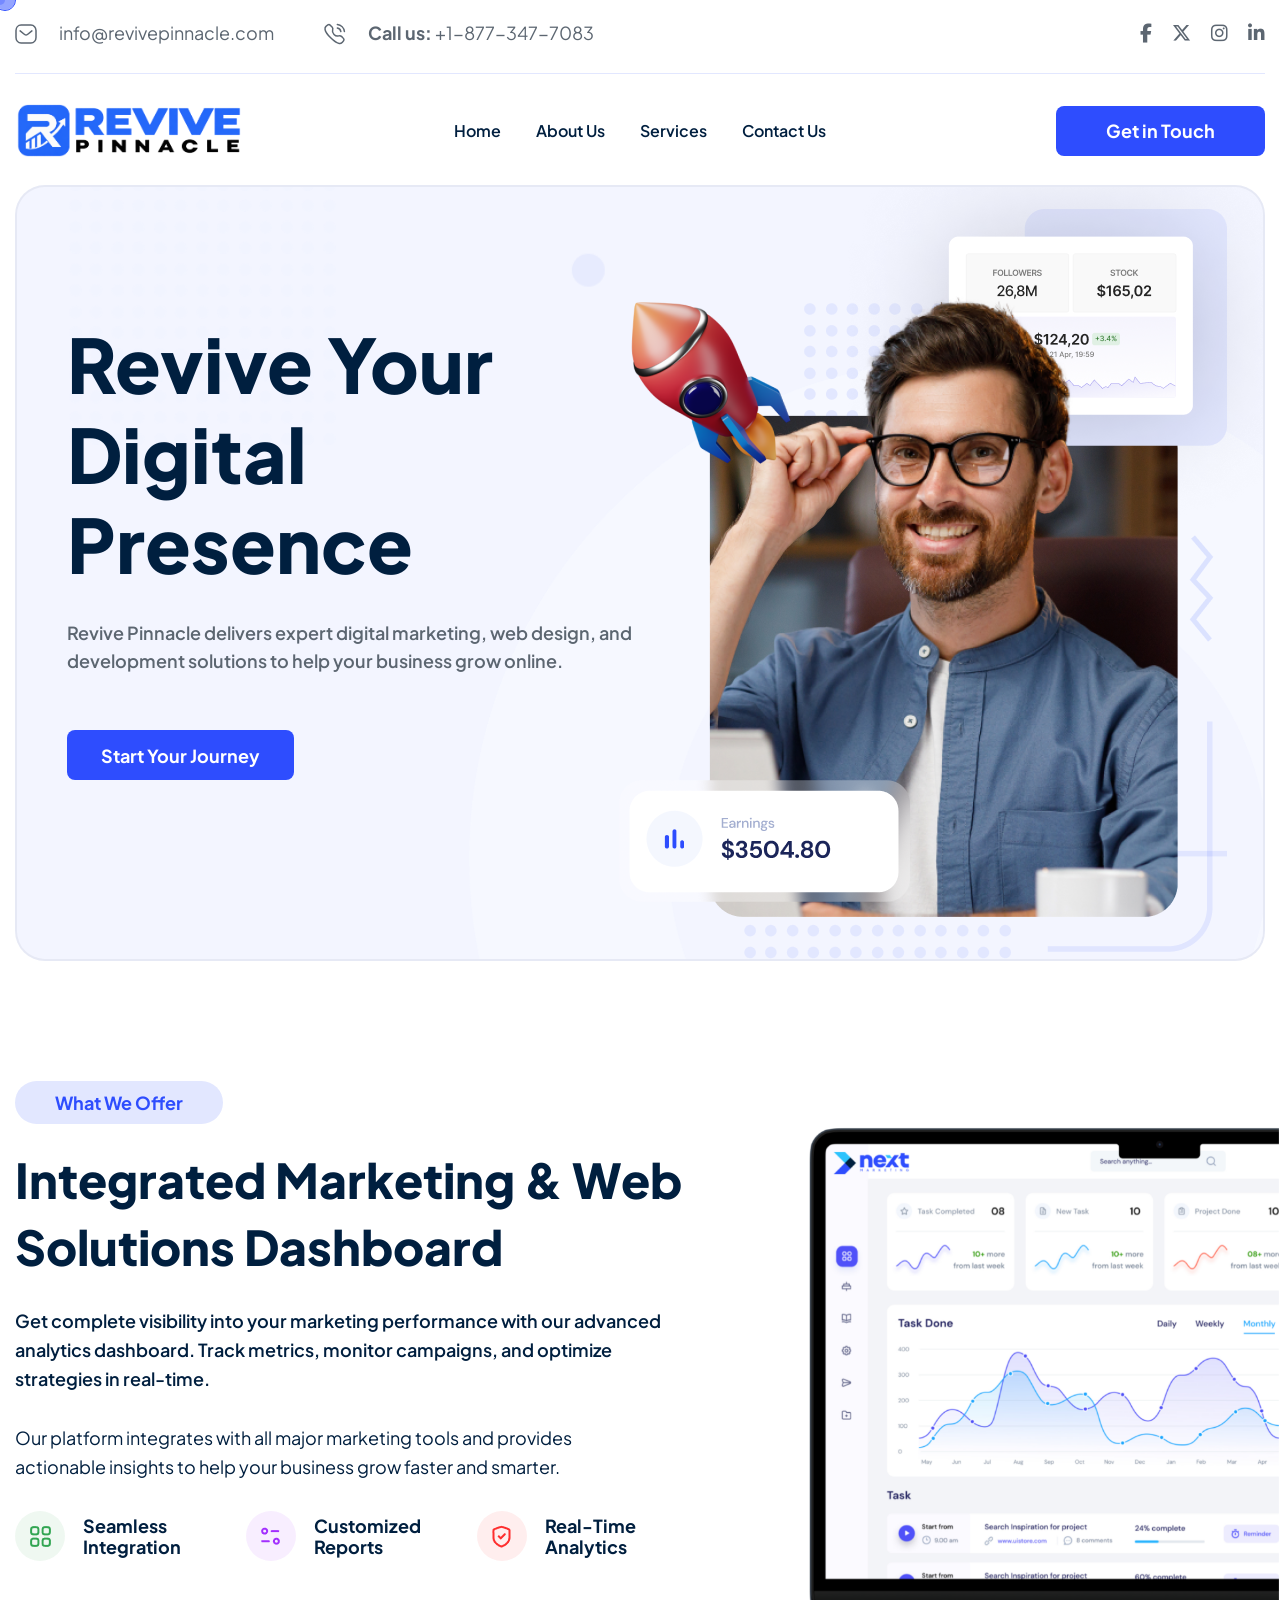
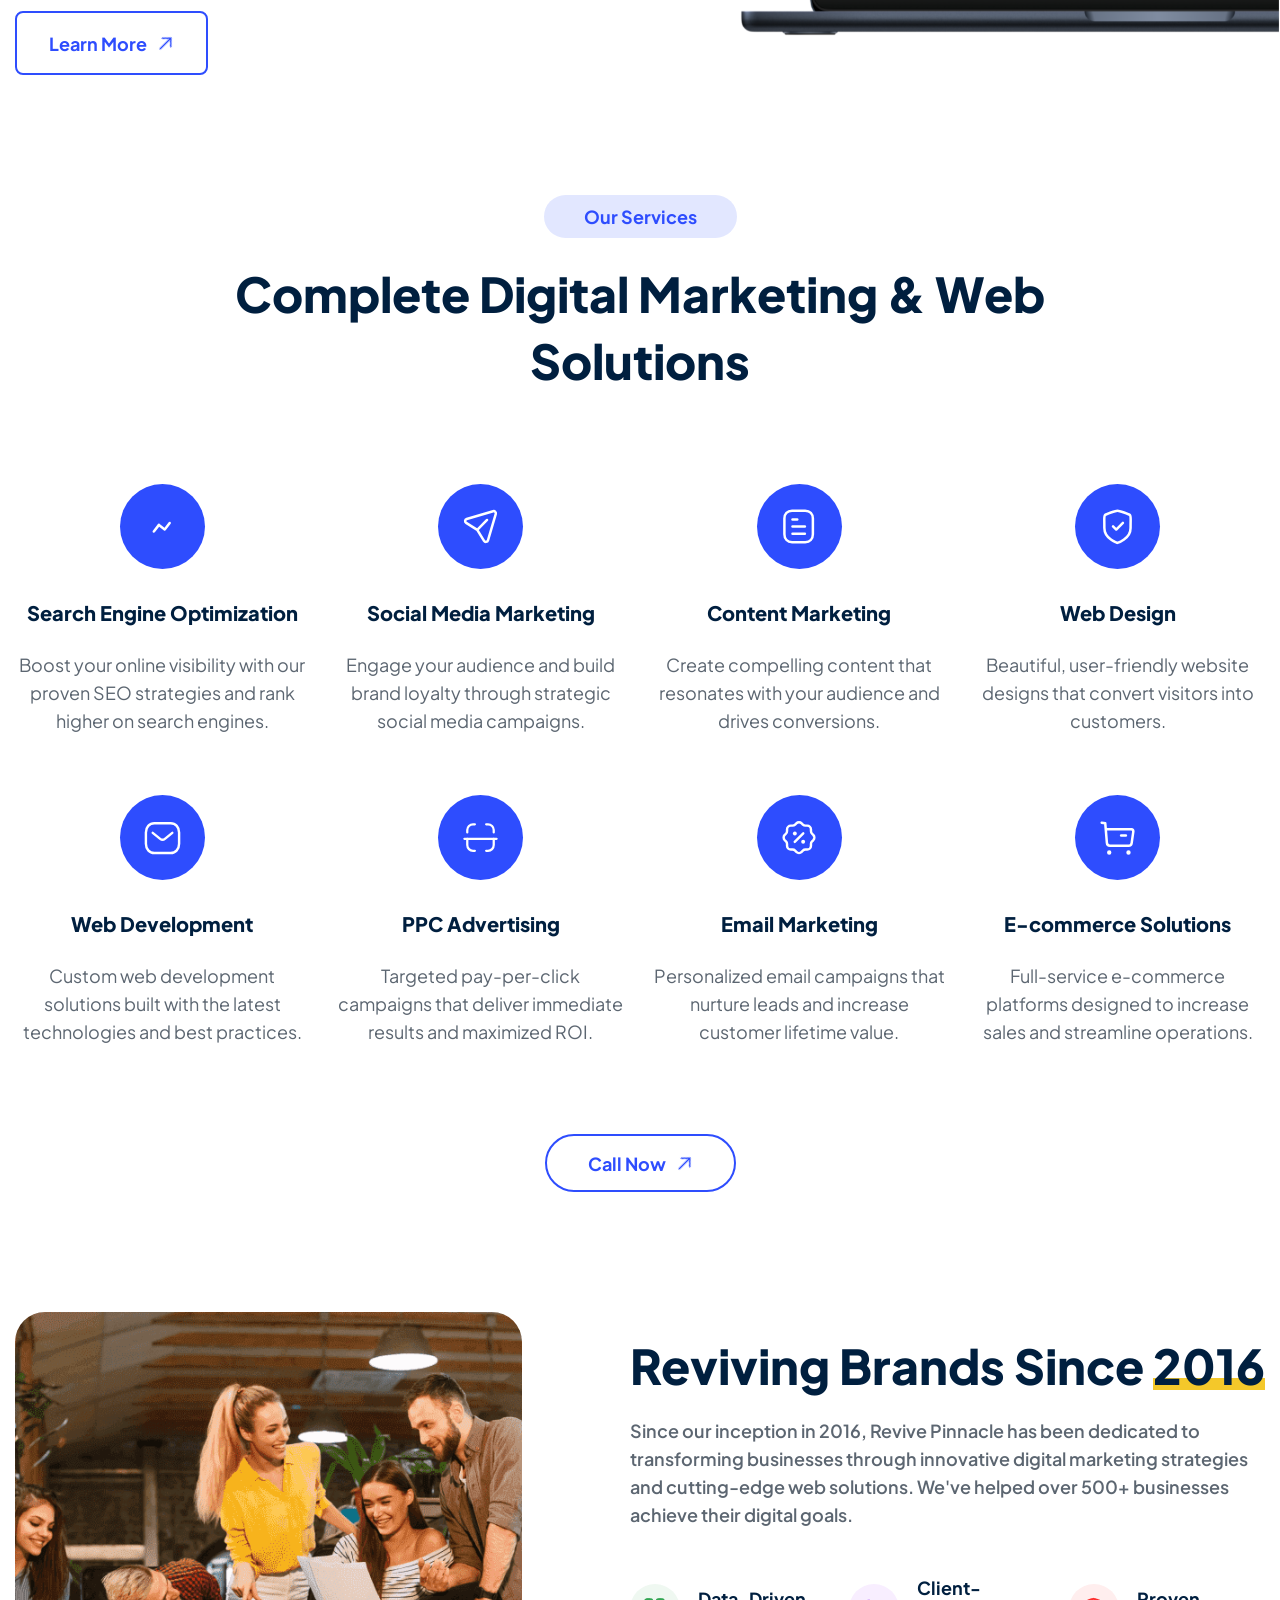
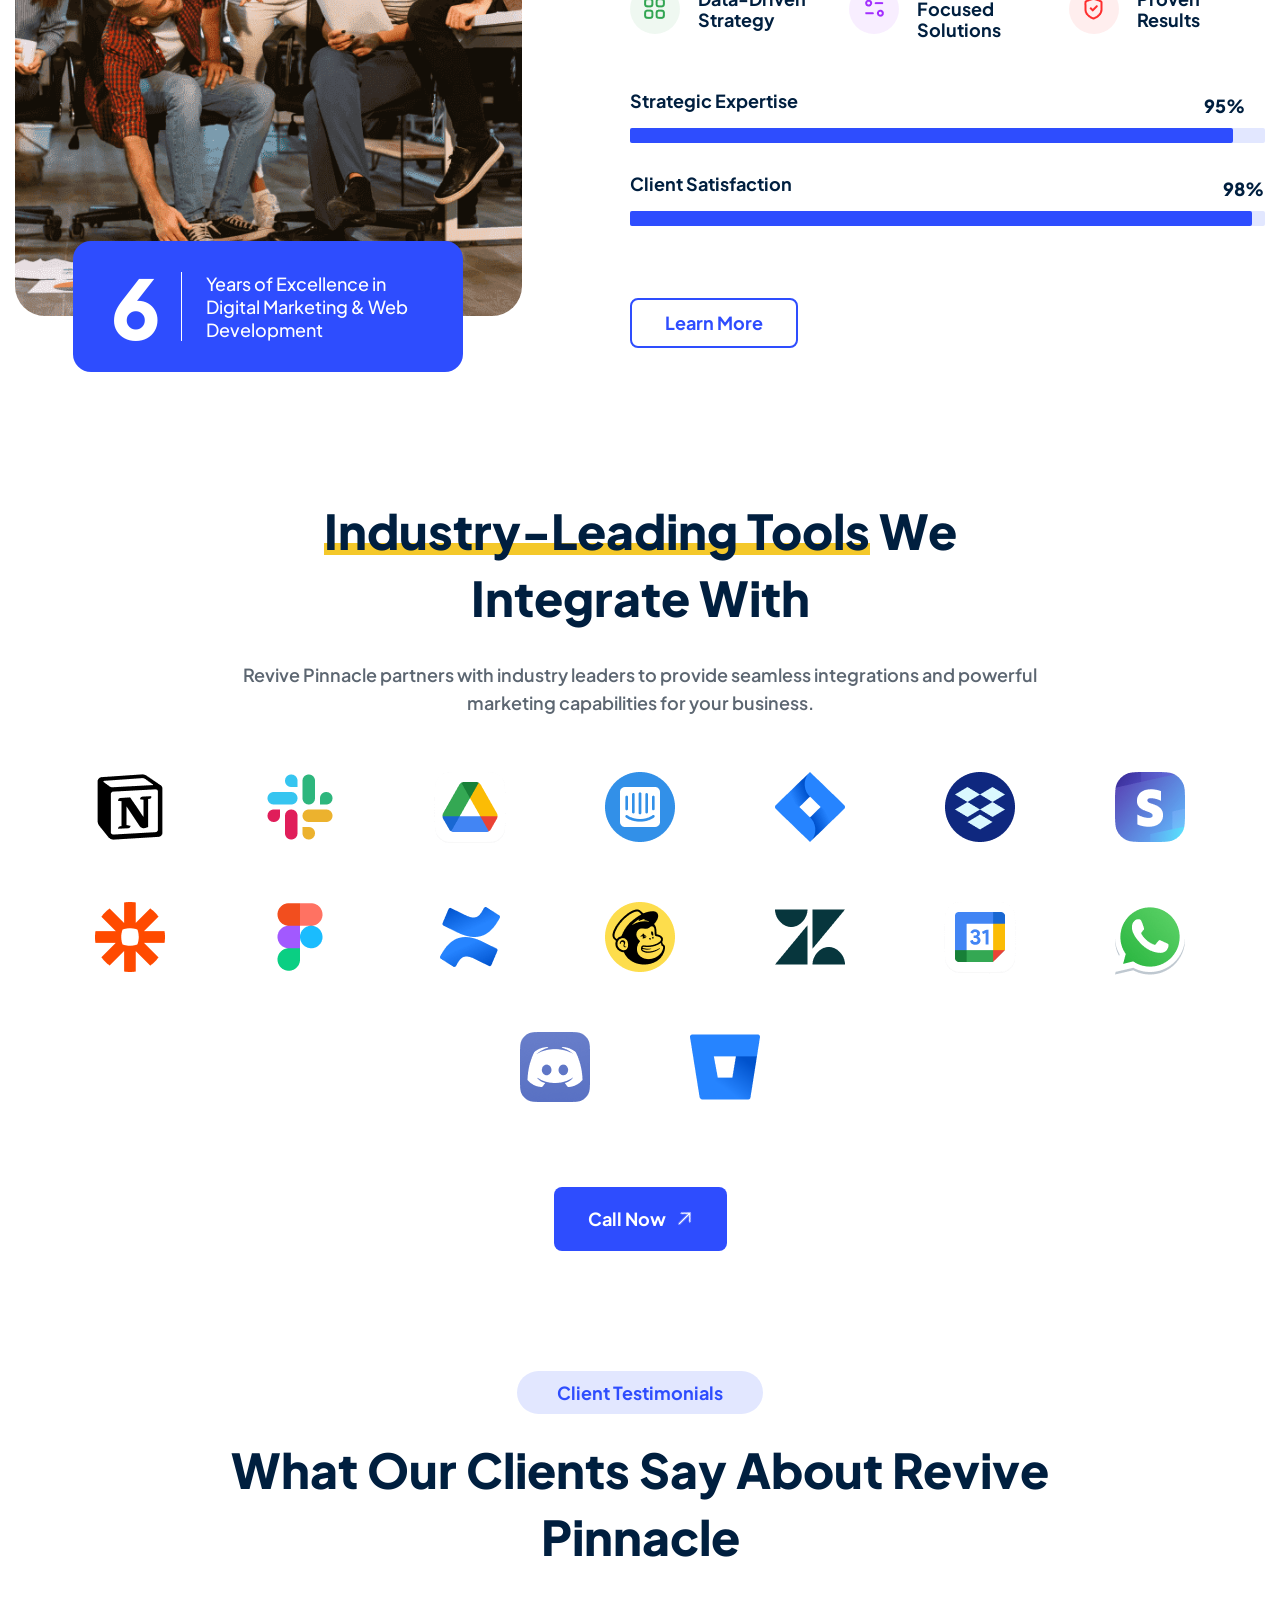
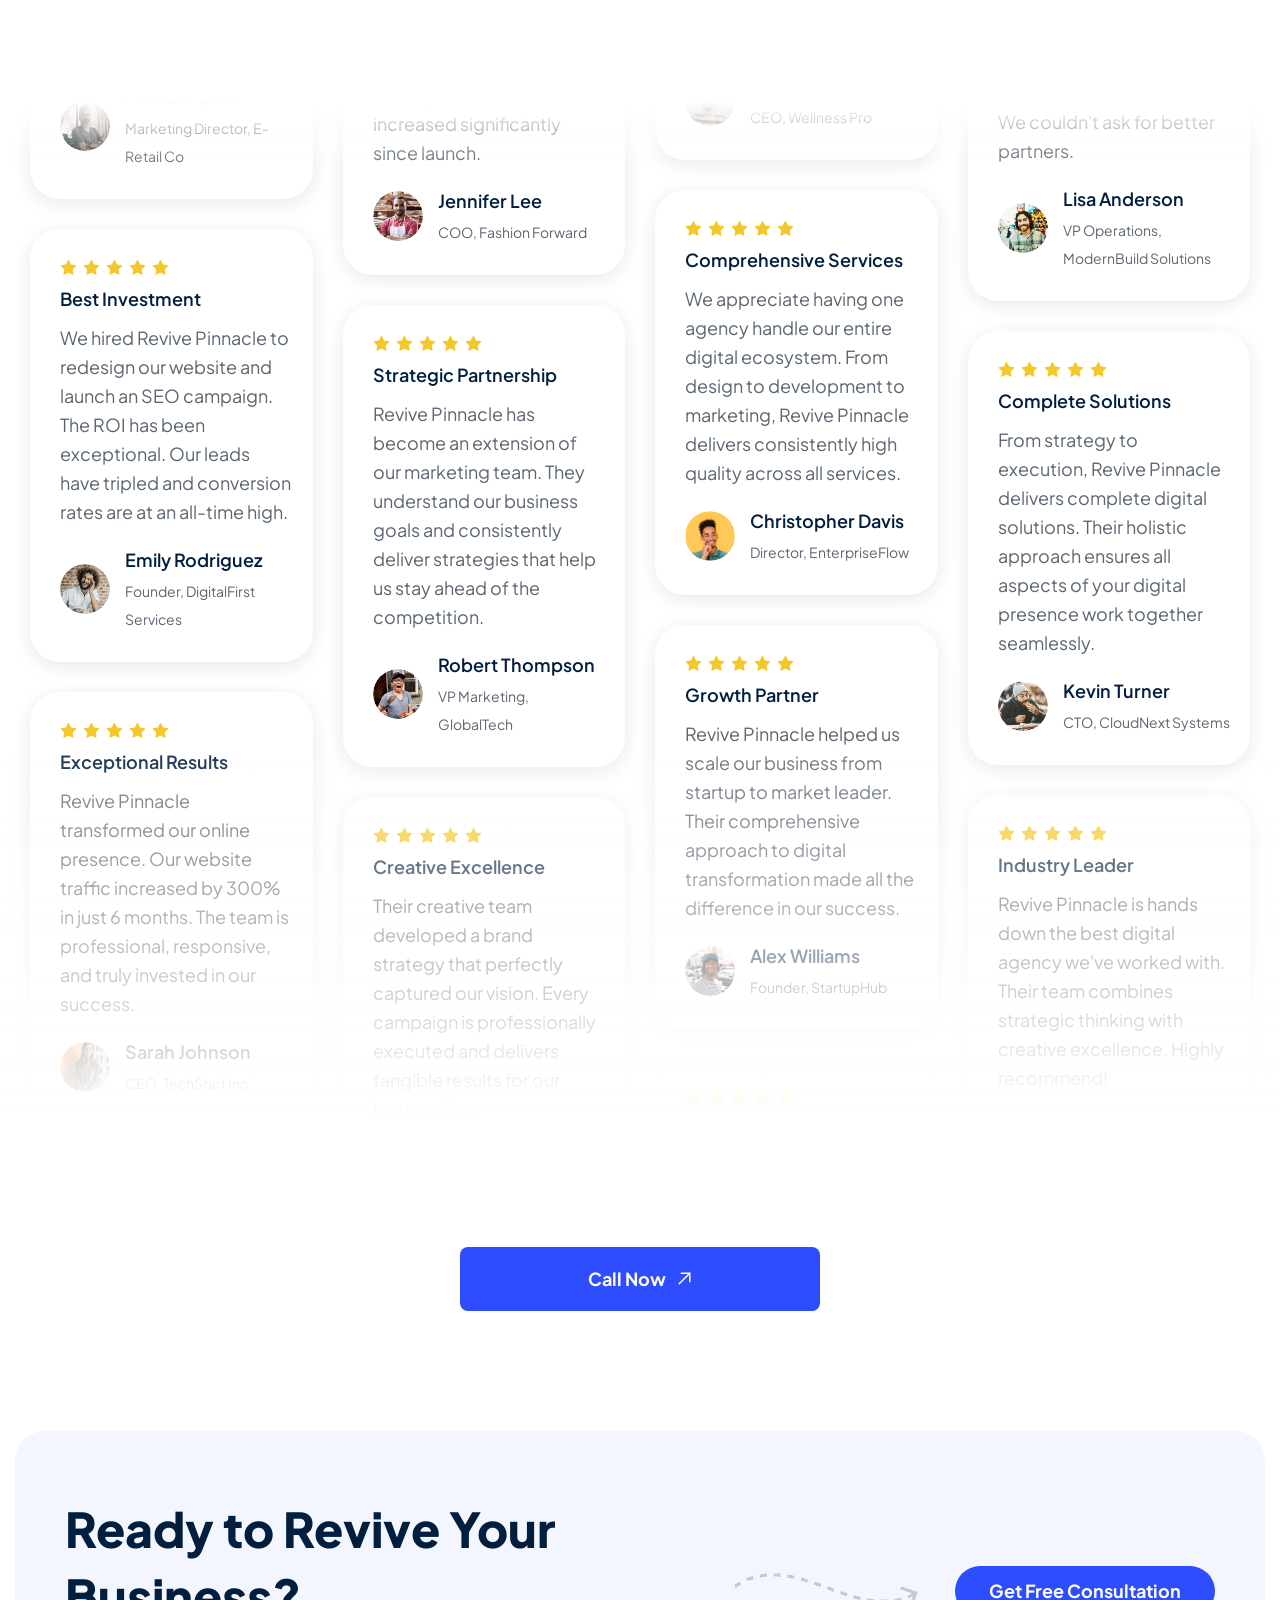
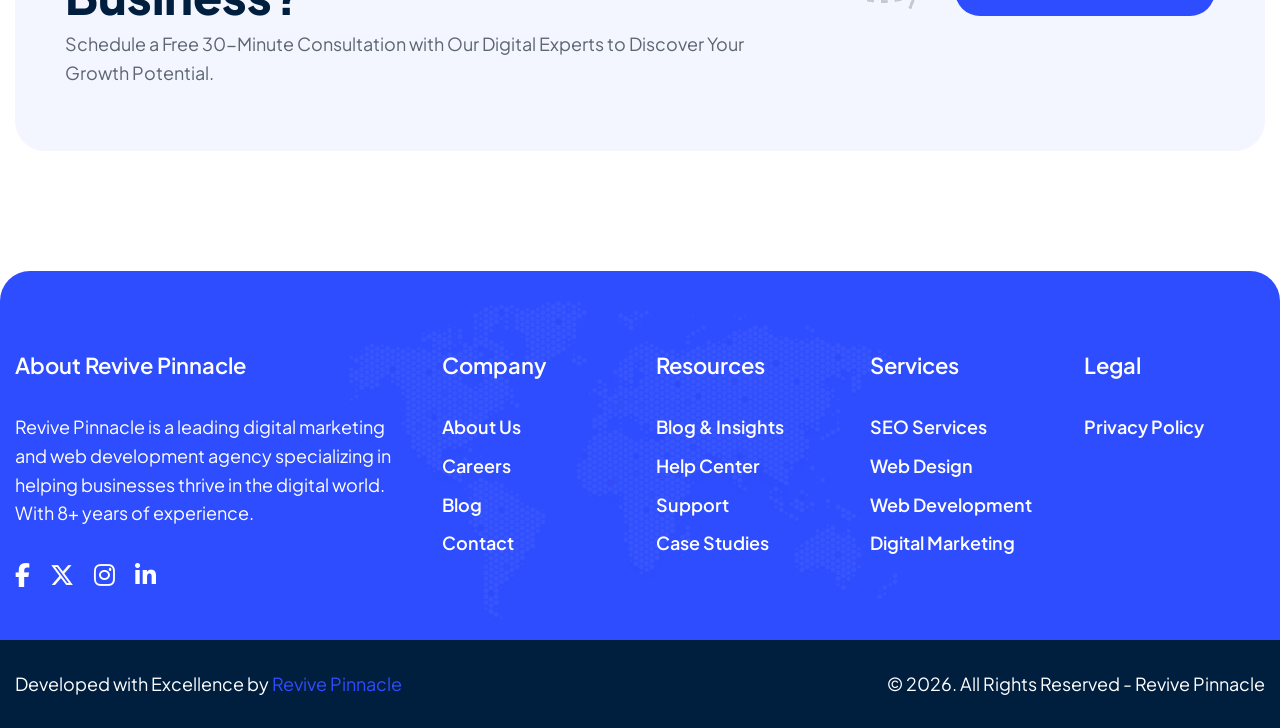
<file: index.html>
<!DOCTYPE html>
<html lang="en" data-bs-theme="auto">

<head>
    <meta charset="UTF-8">
    <meta name="viewport" content="width=device-width, initial-scale=1">
    <meta name="description"
        content="Revive Pinnacle is a leading Digital Marketing Agency offering SEO, PPC, Social Media Marketing, Web Design, Web Development, Content Marketing, Email Marketing, and Brand Strategy services.">
    <title>Revive Pinnacle | Digital Marketing & Web Design Agency</title>

    <!-- fav-icon -->
    <link rel="icon" type="image/png" sizes="16x16" href="assets/logo/favicon.png">

    <!-- google fonts -->
    <link rel="preconnect" href="https://fonts.googleapis.com/">
    <link rel="preconnect" href="https://fonts.gstatic.com/" crossorigin>
    <link
        href="https://fonts.googleapis.com/css2?family=Plus+Jakarta+Sans:wght@200;300;400;500;600;700;800&amp;display=swap"
        rel="stylesheet">
    <link
        href="https://fonts.googleapis.com/css2?family=DM+Sans:wght@100;200;300;400;500;600;700;800;900;1000&amp;display=swap"
        rel="stylesheet">
    <link
        href="https://fonts.googleapis.com/css2?family=Inter:wght@100;200;300;400;500;600;700;800;900&amp;display=swap"
        rel="stylesheet">
    <link href="https://fonts.googleapis.com/css2?family=Manrope:wght@200;300;400;500;600;700;800&amp;display=swap"
        rel="stylesheet">

    <!-- css plugin -->
    <link rel="stylesheet" href="assets/css/bootstrap.min.css">
    <link rel="stylesheet" href="assets/css/all.min.css">
    <link rel="stylesheet" href="assets/css/animate.css">
    <link rel="stylesheet" href="assets/css/odometer.css">
    <link rel="stylesheet" href="assets/nextmarketing-icon/custom-icon.css">
    <link rel="stylesheet" href="assets/css/owl.carousel.min.css">
    <link rel="stylesheet" href="assets/css/magnific-popup.css">
    <link rel="stylesheet" href="assets/css/leaflet.css">

    <!-- template css -->
    <link rel="stylesheet" href="assets/css/nextpro.css">

    <style>
        html {
            scroll-behavior: smooth;
            scroll-padding-top: 80px;
        }

        /* Mobile responsive hero image - hide on mobile */
        @media (max-width: 991.98px) {
            .section-hero-four__innerright {
                display: none !important;
            }

            .section-hero-four__right {
                display: none !important;
            }
        }

        /* Ensure hamburger bar is properly visible and positioned on mobile */
        @media (max-width: 1199.98px) {
            .hamburger-bar {
                display: flex !important;
                position: relative !important;
                right: auto !important;
                bottom: auto !important;
                margin-left: auto;
                width: 38px;
                height: 38px;
                cursor: pointer;
                z-index: 100;
                justify-content: center;
                align-items: center;
            }

            .section-header__row {
                align-items: center !important;
            }
        }

        /* Ensure mobile nav links are clickable */
        .mobilenav-container a,
        .mobilenav-container .menu-icon,
        .hamburger-bar {
            cursor: pointer;
        }
    </style>

    <!-- theme mode js -->
    <script src="assets/js/theme-mode.js"></script>
    <script type="application/ld+json">
        {
            "@context": "https://schema.org",
            "@type": "Organization",
            "name": "Revive Pinnacle",
            "description": "Leading Digital Marketing Agency offering SEO, PPC, Web Design, Web Development and more",
            "url": "https://revivepinnacle.com",
            "telephone": "+1-877-347-7083",
            "email": "info@revivepinnacle.com"
        }
    </script>
</head>

<body class="custom-cursor">
    <!--cursor-pointer-->
    <div class="custom-cursor-one"></div>
    <div class="custom-cursor-two"></div>
    <div class="wrapper">

        <div class="topbar-two d-none d-lg-block bg-transparent @@topbarClass">
            <div class="container-fluid">
                <div
                    class="topbar-two__inner d-flex align-items-center justify-content-between @@topbarBorderBottomClass">
                    <ul class="reset-ul topbar-two__infolist d-flex align-items-center">
                        <li>
                            <span class="topbar-two__icon message"><svg width="22" height="20">
                                    <use xlink:href="#message"></use>
                                </svg></span>
                            <a href="mailto:info@revivepinnacle.com"
                                aria-label="email address">info@revivepinnacle.com</a>
                        </li>
                        <li>
                            <span class="topbar-two__icon call-two"><svg width="22" height="22">
                                    <use xlink:href="#call-two"></use>
                                </svg></span>
                            <strong>Call us: </strong>
                            <a href="tel:+18773477083" aria-label="tel number">+1-877-347-7083</a>
                        </li>
                    </ul>
                    <div class="topbar-two__callsupport d-flex align-items-center">
                        <ul class="reset-ul footer__socialwrap d-none d-xl-flex">
                            <li><a href="#" aria-label="social link"><i class="fa-brands fa-facebook-f"></i></a></li>
                            <li><a href="#" aria-label="social link"><i class="fa-brands fa-x-twitter"></i></a></li>
                            <li><a href="#" aria-label="social link"><i class="fa-brands fa-instagram"></i></a></li>
                            <li><a href="#" aria-label="social link"><i class="fa-brands fa-linkedin-in"></i></a></li>
                        </ul>
                    </div>
                </div>
            </div>
        </div>
        <!-- topbar-two -->

        <header class="section-header section-header--three" id="home">
            <div class="container-fluid">
                <div class="section-header__inner">
                    <div
                        class="section-header__row d-flex flex-wrap align-items-center justify-content-between position-relative">
                        <div class="section-header__logo">
                            <div class="section-header__logo-inner">
                                <a href="#home" aria-label="logo">
                                    <img src="assets/logo/rp-logo-1.png" class="logo-dark img-fluid"
                                        alt="revive-pinnacle-logo">
                                    <img src="assets/logo/rp-logo-1.png" class="logo-light img-fluid"
                                        alt="revive-pinnacle-logo-light">
                                </a>
                            </div>
                        </div>

                        <nav class="section-header__main-menu">
                            <ul class="mobileMenu reset-ul d-flex align-items-center">
                                <li><a href="#home" aria-label="page link">Home</a></li>
                                <li><a href="#about" aria-label="page link">About Us</a></li>
                                <li><a href="#services" aria-label="page link">Services</a></li>
                                <li><a href="#contact" aria-label="page link">Contact Us</a></li>
                            </ul>
                        </nav>

                        <div class="section-header__right d-none d-xl-flex align-items-center">
                            <div class="section-header__right-bg d-flex align-items-center">
                                <a href="#contact" aria-label="page link"
                                    class="header-btn-two next-marketing-btn dark-btn btn">Get in Touch</a>
                            </div>
                        </div>

                        <div class="hamburger-bar menu-icon" role="button" aria-label="Toggle Navigation Menu">
                            <span></span>
                            <span></span>
                        </div>
                    </div>
                </div>
            </div>
        </header>
        <!-- ./header end -->

        <div class="section-hero-four">
            <div class="container">
                <div class="section-hero-four__bg section-hero-four__bg--six position-relative">
                    <div class="row d-flex flex-wrap position-relative z-1">
                        <div class="section-hero-four__leftw col-lg-6">
                            <div class="section-hero-four__left">
                                <h1 class="section-hero-four__title">Revive Your Digital Presence</h1>
                                <p class="section-hero-four__text">Revive Pinnacle delivers expert digital marketing,
                                    web design, and development solutions to help your business grow online.
                                </p>

                                <div class="section-hero-four__twobtn d-flex align-items-center">
                                    <a href="#contact"
                                        class="section-hero-four__btn next-marketing-btn dark-btn btn btn">Start Your
                                        Journey</a>
                                </div>
                            </div>
                        </div>

                        <div class="section-hero-four__right col-lg-6 d-none d-lg-block">
                            <div class="section-hero-four__innerright d-none d-lg-flex justify-content-end">
                                <img class="object-fit-cover" src="assets/images/banner/hero-img6-1.png"
                                    alt="Revive Pinnacle Services">
                            </div>
                        </div>
                    </div>
                    <div class="hero-six-parallax position-absolute w-100 h-100 top-0 start-0 z-0"></div>
                </div>
            </div>
        </div>
        <!-- ./section-hero end -->

        <section class="section-provide section-provide--six" id="about">
            <div class="container-fluid">
                <div
                    class="section-provide__row section-provide__row--six row align-items-center justify-content-between">
                    <div class="section-provide__content section-provide__content--six wow fadeInUp"
                        data-wow-delay="200ms">
                        <div class="section-provide__content-inner">
                            <div class="sec-title">
                                <span class="sec-title__tagline">What We Offer</span>
                                <h2 class="sec-title__title">Integrated Marketing & Web Solutions Dashboard</h2>
                            </div>

                            <div class="section-provide__textinfo section-provide__textinfo--six">
                                <p class="section-provide__text"><span>Get complete visibility into your marketing
                                        performance with our advanced analytics dashboard. Track metrics, monitor
                                        campaigns, and optimize strategies in real-time.</span></p>
                                <p class="section-provide__text">Our platform integrates with all major marketing tools
                                    and provides actionable insights to help your business grow faster and smarter.</p>
                            </div>

                            <div class="section-provide__feature section-provide__feature--six d-flex flex-wrap">
                                <div class="section-provide__ftwrap d-flex align-items-center">
                                    <div class="section-provide__icon connectivity">
                                        <img src="assets/images/shapes/Category.png" alt="Revive Pinnacle">
                                    </div>
                                    <h5 class="section-provide__fTitle">Seamless<br> Integration</h5>
                                </div>

                                <div class="section-provide__ftwrap d-flex align-items-center">
                                    <div class="section-provide__icon solutions">
                                        <img src="assets/images/shapes/Filter.png" alt="Revive Pinnacle">
                                    </div>
                                    <h5 class="section-provide__fTitle">Customized<br> Reports</h5>
                                </div>

                                <div class="section-provide__ftwrap d-flex align-items-center">
                                    <div class="section-provide__icon optimized">
                                        <img src="assets/images/shapes/Shield-Done.png" alt="Revive Pinnacle">
                                    </div>
                                    <h5 class="section-provide__fTitle">Real-Time<br> Analytics</h5>
                                </div>
                            </div>
                            <a href="#services"
                                class="section-provide__btn dark-svg-hover next-marketing-btn dark-btn btn">Learn More
                                <svg width="17" height="15" viewBox="0 0 17 15" fill="none"
                                    xmlns="http://www.w3.org/2000/svg">
                                    <path d="M16 7.49976L1 7.49976" stroke="#2E4DFE" stroke-width="1.5"
                                        stroke-linecap="round" stroke-linejoin="round" />
                                    <path d="M9.9502 1.47541L16.0002 7.49941L9.9502 13.5244" stroke="#2E4DFE"
                                        stroke-width="1.5" stroke-linecap="round" stroke-linejoin="round" />
                                </svg>
                            </a>
                        </div>
                    </div>

                    <div class="section-provide__right section-provide__right--six pe-lg-0 wow fadeInUp"
                        data-wow-delay="200ms">
                        <img class="object-fit-cover w-100" src="assets/images/placeholder.svg"
                            data-src="assets/provide-img6-1.png" alt="Revive Pinnacle Dashboard">
                    </div>
                </div>
            </div>
        </section>
        <!-- ./section-provide end -->

        <div class="section-services-two" id="services">
            <div class="container">
                <div class="sec-title wow fadeInUp" data-wow-delay="200ms">
                    <span class="sec-title__tagline">Our Services</span>
                    <h2 class="sec-title__title">Complete Digital Marketing & Web Solutions</h2>
                </div>

                <div class="row gutter-y-60">
                    <div class="col-xl-3 col-lg-4 col-md-6">
                        <div class="section-services-two__col section-services-two__col--icon-bg wow fadeInUp"
                            data-wow-delay="0ms">
                            <div class="section-services-two__icon activity-two">
                                <svg width="35" height="36">
                                    <use xlink:href="#activity-two"></use>
                                </svg>
                            </div>
                            <div class="section-services-two__info">
                                <h5 class="section-services-two__title"><a href="#contact" aria-label="Request Service Consultation">Search Engine
                                        Optimization</a></h5>
                                <p class="section-services-two__text">Boost your online visibility with our proven SEO
                                    strategies and rank higher on search engines.</p>
                            </div>
                        </div>
                    </div>

                    <div class="col-xl-3 col-lg-4 col-md-6">
                        <div class="section-services-two__col section-services-two__col--icon-bg wow fadeInUp"
                            data-wow-delay="100ms">
                            <div class="section-services-two__icon send-two">
                                <svg width="35" height="35">
                                    <use xlink:href="#send-two"></use>
                                </svg>
                            </div>
                            <div class="section-services-two__info">
                                <h5 class="section-services-two__title"><a href="#contact" aria-label="Request Service Consultation">Social Media
                                        Marketing</a></h5>
                                <p class="section-services-two__text">Engage your audience and build brand loyalty
                                    through strategic social media campaigns.</p>
                            </div>
                        </div>
                    </div>

                    <div class="col-xl-3 col-lg-4 col-md-6">
                        <div class="section-services-two__col section-services-two__col--icon-bg wow fadeInUp"
                            data-wow-delay="200ms">
                            <div class="section-services-two__icon document-two">
                                <svg width="32" height="35">
                                    <use xlink:href="#document-two"></use>
                                </svg>
                            </div>
                            <div class="section-services-two__info">
                                <h5 class="section-services-two__title"><a href="#contact" aria-label="Request Service Consultation">Content
                                        Marketing</a></h5>
                                <p class="section-services-two__text">Create compelling content that resonates with your
                                    audience and drives conversions.</p>
                            </div>
                        </div>
                    </div>

                    <div class="col-xl-3 col-lg-4 col-md-6">
                        <div class="section-services-two__col section-services-two__col--icon-bg wow fadeInUp"
                            data-wow-delay="300ms">
                            <div class="section-services-two__icon shield-done-two">
                                <svg width="29" height="36">
                                    <use xlink:href="#shield-done-two"></use>
                                </svg>
                            </div>
                            <div class="section-services-two__info">
                                <h5 class="section-services-two__title"><a href="#contact" aria-label="Request Service Consultation">Web Design</a>
                                </h5>
                                <p class="section-services-two__text">Beautiful, user-friendly website designs that
                                    convert visitors into customers.</p>
                            </div>
                        </div>
                    </div>

                    <div class="col-xl-3 col-lg-4 col-md-6">
                        <div class="section-services-two__col section-services-two__col--icon-bg wow fadeInUp"
                            data-wow-delay="400ms">
                            <div class="section-services-two__icon message-icon-two">
                                <svg width="37" height="34">
                                    <use xlink:href="#message-icon-two"></use>
                                </svg>
                            </div>
                            <div class="section-services-two__info">
                                <h5 class="section-services-two__title"><a href="#contact" aria-label="Request Service Consultation">Web
                                        Development</a></h5>
                                <p class="section-services-two__text">Custom web development solutions built with the
                                    latest technologies and best practices.</p>
                            </div>
                        </div>
                    </div>

                    <div class="col-xl-3 col-lg-4 col-md-6">
                        <div class="section-services-two__col section-services-two__col--icon-bg wow fadeInUp"
                            data-wow-delay="500ms">
                            <div class="section-services-two__icon scan-icon-two">
                                <svg width="35" height="35">
                                    <use xlink:href="#scan-icon-two"></use>
                                </svg>
                            </div>
                            <div class="section-services-two__info">
                                <h5 class="section-services-two__title"><a href="#contact" aria-label="Request Service Consultation">PPC
                                        Advertising</a></h5>
                                <p class="section-services-two__text">Targeted pay-per-click campaigns that deliver
                                    immediate results and maximized ROI.</p>
                            </div>
                        </div>
                    </div>

                    <div class="col-xl-3 col-lg-4 col-md-6">
                        <div class="section-services-two__col section-services-two__col--icon-bg wow fadeInUp"
                            data-wow-delay="600ms">
                            <div class="section-services-two__icon discounnt-icon-two">
                                <svg width="34" height="35">
                                    <use xlink:href="#discounnt-icon-two"></use>
                                </svg>
                            </div>
                            <div class="section-services-two__info">
                                <h5 class="section-services-two__title"><a href="#contact" aria-label="Request Service Consultation">Email
                                        Marketing</a></h5>
                                <p class="section-services-two__text">Personalized email campaigns that nurture leads
                                    and increase customer lifetime value.</p>
                            </div>
                        </div>
                    </div>

                    <div class="col-xl-3 col-lg-4 col-md-6">
                        <div class="section-services-two__col section-services-two__col--icon-bg wow fadeInUp"
                            data-wow-delay="700ms">
                            <div class="section-services-two__icon buy-icon-two">
                                <svg width="35" height="34">
                                    <use xlink:href="#buy-icon-two"></use>
                                </svg>
                            </div>
                            <div class="section-services-two__info">
                                <h5 class="section-services-two__title"><a href="#contact" aria-label="Request Service Consultation">E-commerce
                                        Solutions</a></h5>
                                <p class="section-services-two__text">Full-service e-commerce platforms designed to
                                    increase sales and streamline operations.</p>
                            </div>
                        </div>
                    </div>
                </div>

                <a href="tel:+18773477083" aria-label="call us"
                    class="section-services-two__btn dark-svg-hover next-marketing-btn dark-btn btn btn-radius wow fadeInUp"
                    data-wow-delay="200ms">Call Now <svg width="17" height="15" viewBox="0 0 17 15" fill="none"
                        xmlns="http://www.w3.org/2000/svg">
                        <path d="M16 7.49976L1 7.49976" stroke="currentColor" stroke-width="1.5" stroke-linecap="round"
                            stroke-linejoin="round"></path>
                        <path d="M9.9502 1.47541L16.0002 7.49941L9.9502 13.5244" stroke="currentColor"
                            stroke-width="1.5" stroke-linecap="round" stroke-linejoin="round"></path>
                    </svg>
                </a>
            </div>
        </div>
        <!-- ./section-services-two end -->

        <section class="section-progress-stories">
            <div class="container">
                <div class="row">
                    <div class="col-lg-5">
                        <div class="section-progress-stories__images position-relative wow fadeInUp"
                            data-wow-delay="200ms">
                            <img src="assets/images/placeholder.svg" data-src="assets/strategy4-1.png"
                                alt="Revive Pinnacle" width="567" height="676">

                            <div class="experience-card experience-card-center d-flex align-items-center count-box wow fadeInUp"
                                data-wow-delay="300ms">
                                <div>
                                    <strong class="experience-card__year count-text" data-stop="8"
                                        data-speed="1500"></strong>
                                </div>
                                <span class="experience-card__text">Years of Excellence in Digital Marketing & Web
                                    Development</span>
                            </div>
                        </div>
                    </div>
                    <div class="col-lg-7">
                        <div class="section-progress-stories__content ms-xxl-auto wow fadeInUp" data-wow-delay="100ms">
                            <div class="sec-title wow fadeInUp" data-wow-delay="200ms">
                                <h2 class="sec-title__title">Reviving Brands Since <span>2016</span></h2>
                                <p class="sec-title__text">Since our inception in 2016, Revive Pinnacle has been
                                    dedicated to transforming businesses through innovative digital marketing strategies
                                    and cutting-edge web solutions. We've helped over 500+ businesses achieve their
                                    digital goals.</p>
                            </div>

                            <div class="section-provide__feature d-flex flex-wrap wow fadeInUp" data-wow-delay="200ms">
                                <div class="section-provide__ftwrap d-flex align-items-center">
                                    <div class="section-provide__icon connectivity">
                                        <img src="assets/images/shapes/Category.png" alt="Revive Pinnacle">
                                    </div>
                                    <h5 class="section-provide__fTitle">Data-Driven<br> Strategy</h5>
                                </div>

                                <div class="section-provide__ftwrap d-flex align-items-center">
                                    <div class="section-provide__icon solutions">
                                        <img src="assets/images/shapes/Filter.png" alt="Revive Pinnacle">
                                    </div>
                                    <h5 class="section-provide__fTitle">Client-Focused<br> Solutions</h5>
                                </div>

                                <div class="section-provide__ftwrap d-flex align-items-center">
                                    <div class="section-provide__icon optimized">
                                        <img src="assets/images/shapes/Shield-Done.png" alt="Revive Pinnacle">
                                    </div>
                                    <h5 class="section-provide__fTitle">Proven<br> Results</h5>
                                </div>
                            </div>

                            <div class="section-progress-stories__progress-wrap wow fadeInUp" data-wow-delay="90ms">
                                <div class="section-progress-stories__progress">
                                    <h5 class="section-progress-stories__progress-title">Strategic Expertise</h5>
                                    <div class="section-progress-stories__progress-bar position-relative">
                                        <div class="section-progress-stories__progress-inner count-bar"
                                            data-percent="95%">
                                            <div class="section-progress-stories__progress-number count-text">95%</div>
                                        </div>
                                    </div>
                                </div>

                                <div class="section-progress-stories__progress">
                                    <h5 class="section-progress-stories__progress-title">Client Satisfaction</h5>
                                    <div class="section-progress-stories__progress-bar position-relative">
                                        <div class="section-progress-stories__progress-inner count-bar"
                                            data-percent="98%">
                                            <div class="section-progress-stories__progress-number count-text">98%</div>
                                        </div>
                                    </div>
                                </div>
                            </div>

                            <a href="#services"
                                class="section-progress-stories__btn next-marketing-btn dark-btn btn btn btn-body-color">Learn
                                More</a>
                        </div>
                    </div>
                </div>
            </div>
        </section>
        <!-- ./section-progress-stories end -->



        <section class="section-integrations">
            <div class="container section-integrations__container">
                <div class="row">
                    <div class="col-12">
                        <div class="sec-title wow fadeInUp" data-wow-delay="200ms">
                            <h2 class="sec-title__title text-center"><span>Industry-Leading Tools</span> We Integrate
                                With</h2>
                            <p class="sec-title__text text-center">Revive Pinnacle partners with industry leaders to
                                provide seamless integrations and powerful marketing capabilities for your business.</p>
                        </div>
                    </div>

                    <div class="col-12">
                        <ul class="section-integrations__logos-wrap reset-ul d-flex flex-wrap justify-content-center wow fadeInUp"
                            data-wow-delay="200ms">
                            <li class="section-integrations__logo">
                                <a href="#" aria-label="link"><img class="object-fit-cover w-100"
                                        src="assets/images/shapes/integrations1-1.png"
                                        alt="Revive Pinnacle integrations"></a>
                            </li>
                            <li class="section-integrations__logo">
                                <a href="#" aria-label="link"><img class="object-fit-cover w-100"
                                        src="assets/images/shapes/integrations1-2.png"
                                        alt="Revive Pinnacle integrations"></a>
                            </li>
                            <li class="section-integrations__logo">
                                <a href="#" aria-label="link"><img class="object-fit-cover w-100"
                                        src="assets/images/shapes/integrations1-3.png"
                                        alt="Revive Pinnacle integrations"></a>
                            </li>
                            <li class="section-integrations__logo">
                                <a href="#" aria-label="link"><img class="object-fit-cover w-100"
                                        src="assets/images/shapes/integrations1-4.png"
                                        alt="Revive Pinnacle integrations"></a>
                            </li>
                            <li class="section-integrations__logo">
                                <a href="#" aria-label="link"><img class="object-fit-cover w-100"
                                        src="assets/images/shapes/integrations1-5.png"
                                        alt="Revive Pinnacle integrations"></a>
                            </li>
                            <li class="section-integrations__logo">
                                <a href="#" aria-label="link"><img class="object-fit-cover w-100"
                                        src="assets/images/shapes/integrations1-6.png"
                                        alt="Revive Pinnacle integrations"></a>
                            </li>
                            <li class="section-integrations__logo">
                                <a href="#" aria-label="link"><img class="object-fit-cover w-100"
                                        src="assets/images/shapes/integrations1-7.png"
                                        alt="Revive Pinnacle integrations"></a>
                            </li>
                            <li class="section-integrations__logo">
                                <a href="#" aria-label="link"><img class="object-fit-cover w-100"
                                        src="assets/images/shapes/integrations1-8.png"
                                        alt="Revive Pinnacle integrations"></a>
                            </li>
                            <li class="section-integrations__logo">
                                <a href="#" aria-label="link"><img class="object-fit-cover w-100"
                                        src="assets/images/shapes/integrations1-9.png"
                                        alt="Revive Pinnacle integrations"></a>
                            </li>
                            <li class="section-integrations__logo">
                                <a href="#" aria-label="link"><img class="object-fit-cover w-100"
                                        src="assets/images/shapes/integrations1-10.png"
                                        alt="Revive Pinnacle integrations"></a>
                            </li>
                            <li class="section-integrations__logo">
                                <a href="#" aria-label="link"><img class="object-fit-cover w-100"
                                        src="assets/images/shapes/integrations1-11.png"
                                        alt="Revive Pinnacle integrations"></a>
                            </li>
                            <li class="section-integrations__logo">
                                <a href="#" aria-label="link"><img class="object-fit-cover w-100"
                                        src="assets/images/shapes/integrations1-12.png"
                                        alt="Revive Pinnacle integrations"></a>
                            </li>
                            <li class="section-integrations__logo">
                                <a href="#" aria-label="link"><img class="object-fit-cover w-100"
                                        src="assets/images/shapes/integrations1-13.png"
                                        alt="Revive Pinnacle integrations"></a>
                            </li>
                            <li class="section-integrations__logo">
                                <a href="#" aria-label="link"><img class="object-fit-cover w-100"
                                        src="assets/images/shapes/integrations1-14.png"
                                        alt="Revive Pinnacle integrations"></a>
                            </li>
                            <li class="section-integrations__logo">
                                <a href="#" aria-label="link"><img class="object-fit-cover w-100"
                                        src="assets/images/shapes/integrations1-15.png"
                                        alt="Revive Pinnacle integrations"></a>
                            </li>
                            <li class="section-integrations__logo">
                                <a href="#" aria-label="link"><img class="object-fit-cover w-100"
                                        src="assets/images/shapes/integrations1-16.png"
                                        alt="Revive Pinnacle integrations"></a>
                            </li>
                        </ul>

                        <a href="#contact" aria-label="page link" class="next-marketing-btn btn dark-btn">Call
                            Now<svg width="17" height="15" viewBox="0 0 17 15" fill="none"
                                xmlns="http://www.w3.org/2000/svg">
                                <path d="M16 7.49976L1 7.49976" stroke="currentColor" stroke-width="1.5"
                                    stroke-linecap="round" stroke-linejoin="round"></path>
                                <path d="M9.9502 1.47541L16.0002 7.49941L9.9502 13.5244" stroke="currentColor"
                                    stroke-width="1.5" stroke-linecap="round" stroke-linejoin="round"></path>
                            </svg>
                        </a>
                    </div>
                </div>
            </div>
        </section>
        <!-- ./section-integrations end -->

        <section class="section-client-rating">
            <div class="container">
                <div class="row">
                    <div class="sec-title d-flex flex-column align-items-center wow fadeInUp" data-wow-delay="200ms">
                        <span class="sec-title__tagline">Client Testimonials</span>
                        <h2 class="sec-title__title text-center">What Our Clients Say About Revive Pinnacle</h2>
                    </div>
                </div>

                <div class="section-client-rating__content">
                    <div class="section-client-rating__item-wrap">
                        <div class="section-client-rating__item-col" data-dir="top" data-speed="fast">
                            <div class="section-client-rating__item">
                                <div class="section-client-rating__bg">
                                    <div class="section-client-rating__review">
                                        <div class="section-client-rating__star-wrap d-flex align-items-center">
                                            <span class="star-icon"><i class="icon-Star"></i></span>
                                            <span class="star-icon"><i class="icon-Star"></i></span>
                                            <span class="star-icon"><i class="icon-Star"></i></span>
                                            <span class="star-icon"><i class="icon-Star"></i></span>
                                            <span class="star-icon"><i class="icon-Star"></i></span>
                                        </div>
                                    </div>

                                    <div class="section-client-rating__titlewrap">
                                        <h5 class="section-client-rating__title">Exceptional Results</h5>
                                        <p class="section-client-rating__text">Revive Pinnacle transformed our online
                                            presence. Our website traffic increased by 300% in just 6 months. The team
                                            is professional, responsive, and truly invested in our success.</p>
                                    </div>

                                    <div class="section-client-rating__author d-flex align-items-center">
                                        <div class="section-client-rating__author__img">
                                            <img src="assets/images/resource/client-img4-1.png" alt="Revive Pinnacle">
                                        </div>
                                        <div class="section-client-rating__author__info">
                                            <h5 class="section-client-rating__author__name">Sarah Johnson</h5>
                                            <small class="section-client-rating__author__designation">CEO, TechStart
                                                Inc</small>
                                        </div>
                                    </div>
                                </div>
                            </div>

                            <div class="section-client-rating__item">
                                <div class="section-client-rating__bg">
                                    <div class="section-client-rating__review">
                                        <div class="section-client-rating__star-wrap d-flex align-items-center">
                                            <span class="star-icon"><i class="icon-Star"></i></span>
                                            <span class="star-icon"><i class="icon-Star"></i></span>
                                            <span class="star-icon"><i class="icon-Star"></i></span>
                                            <span class="star-icon"><i class="icon-Star"></i></span>
                                            <span class="star-icon"><i class="icon-Star"></i></span>
                                        </div>
                                    </div>
                                    <div class="section-client-rating__titlewrap">
                                        <h5 class="section-client-rating__title">Outstanding Support</h5>
                                        <p class="section-client-rating__text">The support team at Revive Pinnacle is
                                            fantastic. They answered all my questions and provided strategic
                                            recommendations that made a real difference to our business.</p>
                                    </div>

                                    <div class="section-client-rating__author d-flex align-items-center">
                                        <div class="section-client-rating__author__img">
                                            <img src="assets/images/resource/client-img4-5.png" alt="Revive Pinnacle">
                                        </div>
                                        <div class="section-client-rating__author__info">
                                            <h5 class="section-client-rating__author__name">Michael Chen</h5>
                                            <small class="section-client-rating__author__designation">Marketing
                                                Director, E-Retail Co</small>
                                        </div>
                                    </div>
                                </div>
                            </div>

                            <div class="section-client-rating__item">
                                <div class="section-client-rating__bg">
                                    <div class="section-client-rating__review">
                                        <div class="section-client-rating__star-wrap d-flex align-items-center">
                                            <span class="star-icon"><i class="icon-Star"></i></span>
                                            <span class="star-icon"><i class="icon-Star"></i></span>
                                            <span class="star-icon"><i class="icon-Star"></i></span>
                                            <span class="star-icon"><i class="icon-Star"></i></span>
                                            <span class="star-icon"><i class="icon-Star"></i></span>
                                        </div>
                                    </div>
                                    <div class="section-client-rating__titlewrap">
                                        <h5 class="section-client-rating__title">Best Investment</h5>
                                        <p class="section-client-rating__text">We hired Revive Pinnacle to redesign our
                                            website and launch an SEO campaign. The ROI has been exceptional. Our leads
                                            have tripled and conversion rates are at an all-time high.</p>
                                    </div>

                                    <div class="section-client-rating__author d-flex align-items-center">
                                        <div class="section-client-rating__author__img">
                                            <img src="assets/images/resource/client-img4-7.png" alt="Revive Pinnacle">
                                        </div>
                                        <div class="section-client-rating__author__info">
                                            <h5 class="section-client-rating__author__name">Emily Rodriguez</h5>
                                            <small class="section-client-rating__author__designation">Founder,
                                                DigitalFirst Services</small>
                                        </div>
                                    </div>
                                </div>
                            </div>

                            <div class="section-client-rating__item">
                                <div class="section-client-rating__bg">
                                    <div class="section-client-rating__review">
                                        <div class="section-client-rating__star-wrap d-flex align-items-center">
                                            <span class="star-icon"><i class="icon-Star"></i></span>
                                            <span class="star-icon"><i class="icon-Star"></i></span>
                                            <span class="star-icon"><i class="icon-Star"></i></span>
                                            <span class="star-icon"><i class="icon-Star"></i></span>
                                            <span class="star-icon"><i class="icon-Star"></i></span>
                                        </div>
                                    </div>

                                    <div class="section-client-rating__titlewrap">
                                        <h5 class="section-client-rating__title">Exceptional Results</h5>
                                        <p class="section-client-rating__text">Revive Pinnacle transformed our online
                                            presence. Our website traffic increased by 300% in just 6 months. The team
                                            is professional, responsive, and truly invested in our success.</p>
                                    </div>

                                    <div class="section-client-rating__author d-flex align-items-center">
                                        <div class="section-client-rating__author__img">
                                            <img src="assets/images/resource/client-img4-1.png" alt="Revive Pinnacle">
                                        </div>
                                        <div class="section-client-rating__author__info">
                                            <h5 class="section-client-rating__author__name">Sarah Johnson</h5>
                                            <small class="section-client-rating__author__designation">CEO, TechStart
                                                Inc</small>
                                        </div>
                                    </div>
                                </div>
                            </div>

                            <div class="section-client-rating__item">
                                <div class="section-client-rating__bg">
                                    <div class="section-client-rating__review">
                                        <div class="section-client-rating__star-wrap d-flex align-items-center">
                                            <span class="star-icon"><i class="icon-Star"></i></span>
                                            <span class="star-icon"><i class="icon-Star"></i></span>
                                            <span class="star-icon"><i class="icon-Star"></i></span>
                                            <span class="star-icon"><i class="icon-Star"></i></span>
                                            <span class="star-icon"><i class="icon-Star"></i></span>
                                        </div>
                                    </div>
                                    <div class="section-client-rating__titlewrap">
                                        <h5 class="section-client-rating__title">Outstanding Support</h5>
                                        <p class="section-client-rating__text">The support team at Revive Pinnacle is
                                            fantastic. They answered all my questions and provided strategic
                                            recommendations that made a real difference to our business.</p>
                                    </div>

                                    <div class="section-client-rating__author d-flex align-items-center">
                                        <div class="section-client-rating__author__img">
                                            <img src="assets/images/resource/client-img4-5.png" alt="Revive Pinnacle">
                                        </div>
                                        <div class="section-client-rating__author__info">
                                            <h5 class="section-client-rating__author__name">Michael Chen</h5>
                                            <small class="section-client-rating__author__designation">Marketing
                                                Director, E-Retail Co</small>
                                        </div>
                                    </div>
                                </div>
                            </div>

                            <div class="section-client-rating__item">
                                <div class="section-client-rating__bg">
                                    <div class="section-client-rating__review">
                                        <div class="section-client-rating__star-wrap d-flex align-items-center">
                                            <span class="star-icon"><i class="icon-Star"></i></span>
                                            <span class="star-icon"><i class="icon-Star"></i></span>
                                            <span class="star-icon"><i class="icon-Star"></i></span>
                                            <span class="star-icon"><i class="icon-Star"></i></span>
                                            <span class="star-icon"><i class="icon-Star"></i></span>
                                        </div>
                                    </div>
                                    <div class="section-client-rating__titlewrap">
                                        <h5 class="section-client-rating__title">Best Investment</h5>
                                        <p class="section-client-rating__text">We hired Revive Pinnacle to redesign our
                                            website and launch an SEO campaign. The ROI has been exceptional. Our leads
                                            have tripled and conversion rates are at an all-time high.</p>
                                    </div>

                                    <div class="section-client-rating__author d-flex align-items-center">
                                        <div class="section-client-rating__author__img">
                                            <img src="assets/images/resource/client-img4-7.png" alt="Revive Pinnacle">
                                        </div>
                                        <div class="section-client-rating__author__info">
                                            <h5 class="section-client-rating__author__name">Emily Rodriguez</h5>
                                            <small class="section-client-rating__author__designation">Founder,
                                                DigitalFirst Services</small>
                                        </div>
                                    </div>
                                </div>
                            </div>

                            <div class="section-client-rating__item">
                                <div class="section-client-rating__bg">
                                    <div class="section-client-rating__review">
                                        <div class="section-client-rating__star-wrap d-flex align-items-center">
                                            <span class="star-icon"><i class="icon-Star"></i></span>
                                            <span class="star-icon"><i class="icon-Star"></i></span>
                                            <span class="star-icon"><i class="icon-Star"></i></span>
                                            <span class="star-icon"><i class="icon-Star"></i></span>
                                            <span class="star-icon"><i class="icon-Star"></i></span>
                                        </div>
                                    </div>

                                    <div class="section-client-rating__titlewrap">
                                        <h5 class="section-client-rating__title">Exceptional Results</h5>
                                        <p class="section-client-rating__text">Revive Pinnacle transformed our online
                                            presence. Our website traffic increased by 300% in just 6 months. The team
                                            is professional, responsive, and truly invested in our success.</p>
                                    </div>

                                    <div class="section-client-rating__author d-flex align-items-center">
                                        <div class="section-client-rating__author__img">
                                            <img src="assets/images/resource/client-img4-1.png" alt="Revive Pinnacle">
                                        </div>
                                        <div class="section-client-rating__author__info">
                                            <h5 class="section-client-rating__author__name">Sarah Johnson</h5>
                                            <small class="section-client-rating__author__designation">CEO, TechStart
                                                Inc</small>
                                        </div>
                                    </div>
                                </div>
                            </div>

                            <div class="section-client-rating__item">
                                <div class="section-client-rating__bg">
                                    <div class="section-client-rating__review">
                                        <div class="section-client-rating__star-wrap d-flex align-items-center">
                                            <span class="star-icon"><i class="icon-Star"></i></span>
                                            <span class="star-icon"><i class="icon-Star"></i></span>
                                            <span class="star-icon"><i class="icon-Star"></i></span>
                                            <span class="star-icon"><i class="icon-Star"></i></span>
                                            <span class="star-icon"><i class="icon-Star"></i></span>
                                        </div>
                                    </div>
                                    <div class="section-client-rating__titlewrap">
                                        <h5 class="section-client-rating__title">Outstanding Support</h5>
                                        <p class="section-client-rating__text">The support team at Revive Pinnacle is
                                            fantastic. They answered all my questions and provided strategic
                                            recommendations that made a real difference to our business.</p>
                                    </div>

                                    <div class="section-client-rating__author d-flex align-items-center">
                                        <div class="section-client-rating__author__img">
                                            <img src="assets/images/resource/client-img4-5.png" alt="Revive Pinnacle">
                                        </div>
                                        <div class="section-client-rating__author__info">
                                            <h5 class="section-client-rating__author__name">Michael Chen</h5>
                                            <small class="section-client-rating__author__designation">Marketing
                                                Director, E-Retail Co</small>
                                        </div>
                                    </div>
                                </div>
                            </div>

                            <div class="section-client-rating__item">
                                <div class="section-client-rating__bg">
                                    <div class="section-client-rating__review">
                                        <div class="section-client-rating__star-wrap d-flex align-items-center">
                                            <span class="star-icon"><i class="icon-Star"></i></span>
                                            <span class="star-icon"><i class="icon-Star"></i></span>
                                            <span class="star-icon"><i class="icon-Star"></i></span>
                                            <span class="star-icon"><i class="icon-Star"></i></span>
                                            <span class="star-icon"><i class="icon-Star"></i></span>
                                        </div>
                                    </div>
                                    <div class="section-client-rating__titlewrap">
                                        <h5 class="section-client-rating__title">Best Investment</h5>
                                        <p class="section-client-rating__text">We hired Revive Pinnacle to redesign our
                                            website and launch an SEO campaign. The ROI has been exceptional. Our leads
                                            have tripled and conversion rates are at an all-time high.</p>
                                    </div>

                                    <div class="section-client-rating__author d-flex align-items-center">
                                        <div class="section-client-rating__author__img">
                                            <img src="assets/images/resource/client-img4-7.png" alt="Revive Pinnacle">
                                        </div>
                                        <div class="section-client-rating__author__info">
                                            <h5 class="section-client-rating__author__name">Emily Rodriguez</h5>
                                            <small class="section-client-rating__author__designation">Founder,
                                                DigitalFirst Services</small>
                                        </div>
                                    </div>
                                </div>
                            </div>
                        </div>

                        <div class="section-client-rating__item-col" data-dir="top" data-speed="fast">
                            <div class="section-client-rating__item">
                                <div class="section-client-rating__bg">
                                    <div class="section-client-rating__review">
                                        <div class="section-client-rating__star-wrap d-flex align-items-center">
                                            <span class="star-icon"><i class="icon-Star"></i></span>
                                            <span class="star-icon"><i class="icon-Star"></i></span>
                                            <span class="star-icon"><i class="icon-Star"></i></span>
                                            <span class="star-icon"><i class="icon-Star"></i></span>
                                            <span class="star-icon"><i class="icon-Star"></i></span>
                                        </div>
                                    </div>
                                    <div class="section-client-rating__titlewrap">
                                        <h5 class="section-client-rating__title">Creative Excellence</h5>
                                        <p class="section-client-rating__text">Their creative team developed a brand
                                            strategy that perfectly captured our vision. Every campaign is
                                            professionally executed and delivers tangible results for our bottom line.
                                        </p>
                                    </div>

                                    <div class="section-client-rating__author d-flex align-items-center">
                                        <div class="section-client-rating__author__img">
                                            <img src="assets/images/resource/client-img4-2.png" alt="Revive Pinnacle">
                                        </div>
                                        <div class="section-client-rating__author__info">
                                            <h5 class="section-client-rating__author__name">David Martinez</h5>
                                            <small class="section-client-rating__author__designation">CMO, Innovation
                                                Labs</small>
                                        </div>
                                    </div>
                                </div>
                            </div>

                            <div class="section-client-rating__item">
                                <div class="section-client-rating__bg">
                                    <div class="section-client-rating__review">
                                        <div class="section-client-rating__star-wrap d-flex align-items-center">
                                            <span class="star-icon"><i class="icon-Star"></i></span>
                                            <span class="star-icon"><i class="icon-Star"></i></span>
                                            <span class="star-icon"><i class="icon-Star"></i></span>
                                            <span class="star-icon"><i class="icon-Star"></i></span>
                                            <span class="star-icon"><i class="icon-Star"></i></span>
                                        </div>
                                    </div>
                                    <div class="section-client-rating__titlewrap">
                                        <h5 class="section-client-rating__title">Technical Expertise</h5>
                                        <p class="section-client-rating__text">The developers at Revive Pinnacle are
                                            top-notch. They built a custom e-commerce platform that is fast, secure, and
                                            user-friendly. Our sales have increased significantly since launch.</p>
                                    </div>

                                    <div class="section-client-rating__author d-flex align-items-center">
                                        <div class="section-client-rating__author__img">
                                            <img src="assets/images/resource/client-img4-6.png" alt="Revive Pinnacle">
                                        </div>
                                        <div class="section-client-rating__author__info">
                                            <h5 class="section-client-rating__author__name">Jennifer Lee</h5>
                                            <small class="section-client-rating__author__designation">COO, Fashion
                                                Forward</small>
                                        </div>
                                    </div>
                                </div>
                            </div>

                            <div class="section-client-rating__item">
                                <div class="section-client-rating__bg">
                                    <div class="section-client-rating__review">
                                        <div class="section-client-rating__star-wrap d-flex align-items-center">
                                            <span class="star-icon"><i class="icon-Star"></i></span>
                                            <span class="star-icon"><i class="icon-Star"></i></span>
                                            <span class="star-icon"><i class="icon-Star"></i></span>
                                            <span class="star-icon"><i class="icon-Star"></i></span>
                                            <span class="star-icon"><i class="icon-Star"></i></span>
                                        </div>
                                    </div>
                                    <div class="section-client-rating__titlewrap">
                                        <h5 class="section-client-rating__title">Strategic Partnership</h5>
                                        <p class="section-client-rating__text">Revive Pinnacle has become an extension
                                            of our marketing team. They understand our business goals and consistently
                                            deliver strategies that help us stay ahead of the competition.</p>
                                    </div>

                                    <div class="section-client-rating__author d-flex align-items-center">
                                        <div class="section-client-rating__author__img">
                                            <img src="assets/images/resource/client-img4-10.png" alt="Revive Pinnacle">
                                        </div>
                                        <div class="section-client-rating__author__info">
                                            <h5 class="section-client-rating__author__name">Robert Thompson</h5>
                                            <small class="section-client-rating__author__designation">VP Marketing,
                                                GlobalTech</small>
                                        </div>
                                    </div>
                                </div>
                            </div>

                            <div class="section-client-rating__item">
                                <div class="section-client-rating__bg">
                                    <div class="section-client-rating__review">
                                        <div class="section-client-rating__star-wrap d-flex align-items-center">
                                            <span class="star-icon"><i class="icon-Star"></i></span>
                                            <span class="star-icon"><i class="icon-Star"></i></span>
                                            <span class="star-icon"><i class="icon-Star"></i></span>
                                            <span class="star-icon"><i class="icon-Star"></i></span>
                                            <span class="star-icon"><i class="icon-Star"></i></span>
                                        </div>
                                    </div>
                                    <div class="section-client-rating__titlewrap">
                                        <h5 class="section-client-rating__title">Creative Excellence</h5>
                                        <p class="section-client-rating__text">Their creative team developed a brand
                                            strategy that perfectly captured our vision. Every campaign is
                                            professionally executed and delivers tangible results for our bottom line.
                                        </p>
                                    </div>

                                    <div class="section-client-rating__author d-flex align-items-center">
                                        <div class="section-client-rating__author__img">
                                            <img src="assets/images/resource/client-img4-2.png" alt="Revive Pinnacle">
                                        </div>
                                        <div class="section-client-rating__author__info">
                                            <h5 class="section-client-rating__author__name">David Martinez</h5>
                                            <small class="section-client-rating__author__designation">CMO, Innovation
                                                Labs</small>
                                        </div>
                                    </div>
                                </div>
                            </div>

                            <div class="section-client-rating__item">
                                <div class="section-client-rating__bg">
                                    <div class="section-client-rating__review">
                                        <div class="section-client-rating__star-wrap d-flex align-items-center">
                                            <span class="star-icon"><i class="icon-Star"></i></span>
                                            <span class="star-icon"><i class="icon-Star"></i></span>
                                            <span class="star-icon"><i class="icon-Star"></i></span>
                                            <span class="star-icon"><i class="icon-Star"></i></span>
                                            <span class="star-icon"><i class="icon-Star"></i></span>
                                        </div>
                                    </div>
                                    <div class="section-client-rating__titlewrap">
                                        <h5 class="section-client-rating__title">Technical Expertise</h5>
                                        <p class="section-client-rating__text">The developers at Revive Pinnacle are
                                            top-notch. They built a custom e-commerce platform that is fast, secure, and
                                            user-friendly. Our sales have increased significantly since launch.</p>
                                    </div>

                                    <div class="section-client-rating__author d-flex align-items-center">
                                        <div class="section-client-rating__author__img">
                                            <img src="assets/images/resource/client-img4-6.png" alt="Revive Pinnacle">
                                        </div>
                                        <div class="section-client-rating__author__info">
                                            <h5 class="section-client-rating__author__name">Jennifer Lee</h5>
                                            <small class="section-client-rating__author__designation">COO, Fashion
                                                Forward</small>
                                        </div>
                                    </div>
                                </div>
                            </div>

                            <div class="section-client-rating__item">
                                <div class="section-client-rating__bg">
                                    <div class="section-client-rating__review">
                                        <div class="section-client-rating__star-wrap d-flex align-items-center">
                                            <span class="star-icon"><i class="icon-Star"></i></span>
                                            <span class="star-icon"><i class="icon-Star"></i></span>
                                            <span class="star-icon"><i class="icon-Star"></i></span>
                                            <span class="star-icon"><i class="icon-Star"></i></span>
                                            <span class="star-icon"><i class="icon-Star"></i></span>
                                        </div>
                                    </div>
                                    <div class="section-client-rating__titlewrap">
                                        <h5 class="section-client-rating__title">Strategic Partnership</h5>
                                        <p class="section-client-rating__text">Revive Pinnacle has become an extension
                                            of our marketing team. They understand our business goals and consistently
                                            deliver strategies that help us stay ahead of the competition.</p>
                                    </div>

                                    <div class="section-client-rating__author d-flex align-items-center">
                                        <div class="section-client-rating__author__img">
                                            <img src="assets/images/resource/client-img4-10.png" alt="Revive Pinnacle">
                                        </div>
                                        <div class="section-client-rating__author__info">
                                            <h5 class="section-client-rating__author__name">Robert Thompson</h5>
                                            <small class="section-client-rating__author__designation">VP Marketing,
                                                GlobalTech</small>
                                        </div>
                                    </div>
                                </div>
                            </div>

                            <div class="section-client-rating__item">
                                <div class="section-client-rating__bg">
                                    <div class="section-client-rating__review">
                                        <div class="section-client-rating__star-wrap d-flex align-items-center">
                                            <span class="star-icon"><i class="icon-Star"></i></span>
                                            <span class="star-icon"><i class="icon-Star"></i></span>
                                            <span class="star-icon"><i class="icon-Star"></i></span>
                                            <span class="star-icon"><i class="icon-Star"></i></span>
                                            <span class="star-icon"><i class="icon-Star"></i></span>
                                        </div>
                                    </div>
                                    <div class="section-client-rating__titlewrap">
                                        <h5 class="section-client-rating__title">Creative Excellence</h5>
                                        <p class="section-client-rating__text">Their creative team developed a brand
                                            strategy that perfectly captured our vision. Every campaign is
                                            professionally executed and delivers tangible results for our bottom line.
                                        </p>
                                    </div>

                                    <div class="section-client-rating__author d-flex align-items-center">
                                        <div class="section-client-rating__author__img">
                                            <img src="assets/images/resource/client-img4-2.png" alt="Revive Pinnacle">
                                        </div>
                                        <div class="section-client-rating__author__info">
                                            <h5 class="section-client-rating__author__name">David Martinez</h5>
                                            <small class="section-client-rating__author__designation">CMO, Innovation
                                                Labs</small>
                                        </div>
                                    </div>
                                </div>
                            </div>

                            <div class="section-client-rating__item">
                                <div class="section-client-rating__bg">
                                    <div class="section-client-rating__review">
                                        <div class="section-client-rating__star-wrap d-flex align-items-center">
                                            <span class="star-icon"><i class="icon-Star"></i></span>
                                            <span class="star-icon"><i class="icon-Star"></i></span>
                                            <span class="star-icon"><i class="icon-Star"></i></span>
                                            <span class="star-icon"><i class="icon-Star"></i></span>
                                            <span class="star-icon"><i class="icon-Star"></i></span>
                                        </div>
                                    </div>
                                    <div class="section-client-rating__titlewrap">
                                        <h5 class="section-client-rating__title">Technical Expertise</h5>
                                        <p class="section-client-rating__text">The developers at Revive Pinnacle are
                                            top-notch. They built a custom e-commerce platform that is fast, secure, and
                                            user-friendly. Our sales have increased significantly since launch.</p>
                                    </div>

                                    <div class="section-client-rating__author d-flex align-items-center">
                                        <div class="section-client-rating__author__img">
                                            <img src="assets/images/resource/client-img4-6.png" alt="Revive Pinnacle">
                                        </div>
                                        <div class="section-client-rating__author__info">
                                            <h5 class="section-client-rating__author__name">Jennifer Lee</h5>
                                            <small class="section-client-rating__author__designation">COO, Fashion
                                                Forward</small>
                                        </div>
                                    </div>
                                </div>
                            </div>

                            <div class="section-client-rating__item">
                                <div class="section-client-rating__bg">
                                    <div class="section-client-rating__review">
                                        <div class="section-client-rating__star-wrap d-flex align-items-center">
                                            <span class="star-icon"><i class="icon-Star"></i></span>
                                            <span class="star-icon"><i class="icon-Star"></i></span>
                                            <span class="star-icon"><i class="icon-Star"></i></span>
                                            <span class="star-icon"><i class="icon-Star"></i></span>
                                            <span class="star-icon"><i class="icon-Star"></i></span>
                                        </div>
                                    </div>
                                    <div class="section-client-rating__titlewrap">
                                        <h5 class="section-client-rating__title">Strategic Partnership</h5>
                                        <p class="section-client-rating__text">Revive Pinnacle has become an extension
                                            of our marketing team. They understand our business goals and consistently
                                            deliver strategies that help us stay ahead of the competition.</p>
                                    </div>

                                    <div class="section-client-rating__author d-flex align-items-center">
                                        <div class="section-client-rating__author__img">
                                            <img src="assets/images/resource/client-img4-10.png" alt="Revive Pinnacle">
                                        </div>
                                        <div class="section-client-rating__author__info">
                                            <h5 class="section-client-rating__author__name">Robert Thompson</h5>
                                            <small class="section-client-rating__author__designation">VP Marketing,
                                                GlobalTech</small>
                                        </div>
                                    </div>
                                </div>
                            </div>
                        </div>

                        <div class="section-client-rating__item-col" data-dir="top" data-speed="fast">
                            <div class="section-client-rating__item">
                                <div class="section-client-rating__bg">
                                    <div class="section-client-rating__review">
                                        <div class="section-client-rating__star-wrap d-flex align-items-center">
                                            <span class="star-icon"><i class="icon-Star"></i></span>
                                            <span class="star-icon"><i class="icon-Star"></i></span>
                                            <span class="star-icon"><i class="icon-Star"></i></span>
                                            <span class="star-icon"><i class="icon-Star"></i></span>
                                            <span class="star-icon"><i class="icon-Star"></i></span>
                                        </div>
                                    </div>
                                    <div class="section-client-rating__titlewrap">
                                        <h5 class="section-client-rating__title">Growth Partner</h5>
                                        <p class="section-client-rating__text">Revive Pinnacle helped us scale our
                                            business from startup to market leader. Their comprehensive approach to
                                            digital transformation made all the difference in our success.</p>
                                    </div>

                                    <div class="section-client-rating__author d-flex align-items-center">
                                        <div class="section-client-rating__author__img">
                                            <img src="assets/images/resource/client-img4-3.png" alt="Revive Pinnacle">
                                        </div>
                                        <div class="section-client-rating__author__info">
                                            <h5 class="section-client-rating__author__name">Alex Williams</h5>
                                            <small class="section-client-rating__author__designation">Founder,
                                                StartupHub</small>
                                        </div>
                                    </div>
                                </div>
                            </div>

                            <div class="section-client-rating__item">
                                <div class="section-client-rating__bg">
                                    <div class="section-client-rating__review">
                                        <div class="section-client-rating__star-wrap d-flex align-items-center">
                                            <span class="star-icon"><i class="icon-Star"></i></span>
                                            <span class="star-icon"><i class="icon-Star"></i></span>
                                            <span class="star-icon"><i class="icon-Star"></i></span>
                                            <span class="star-icon"><i class="icon-Star"></i></span>
                                            <span class="star-icon"><i class="icon-Star"></i></span>
                                        </div>
                                    </div>
                                    <div class="section-client-rating__titlewrap">
                                        <h5 class="section-client-rating__title">Innovative Solutions</h5>
                                        <p class="section-client-rating__text">Revive Pinnacle introduced us to
                                            marketing automation and advanced analytics that transformed how we operate.
                                            The results have been phenomenal and exceeded our expectations.</p>
                                    </div>

                                    <div class="section-client-rating__author d-flex align-items-center">
                                        <div class="section-client-rating__author__img">
                                            <img src="assets/images/resource/client-img4-8.png" alt="Revive Pinnacle">
                                        </div>
                                        <div class="section-client-rating__author__info">
                                            <h5 class="section-client-rating__author__name">Patricia Adams</h5>
                                            <small class="section-client-rating__author__designation">CEO, Wellness
                                                Pro</small>
                                        </div>
                                    </div>
                                </div>
                            </div>

                            <div class="section-client-rating__item">
                                <div class="section-client-rating__bg">
                                    <div class="section-client-rating__review">
                                        <div class="section-client-rating__star-wrap d-flex align-items-center">
                                            <span class="star-icon"><i class="icon-Star"></i></span>
                                            <span class="star-icon"><i class="icon-Star"></i></span>
                                            <span class="star-icon"><i class="icon-Star"></i></span>
                                            <span class="star-icon"><i class="icon-Star"></i></span>
                                            <span class="star-icon"><i class="icon-Star"></i></span>
                                        </div>
                                    </div>
                                    <div class="section-client-rating__titlewrap">
                                        <h5 class="section-client-rating__title">Comprehensive Services</h5>
                                        <p class="section-client-rating__text">We appreciate having one agency handle
                                            our entire digital ecosystem. From design to development to marketing,
                                            Revive Pinnacle delivers consistently high quality across all services.</p>
                                    </div>

                                    <div class="section-client-rating__author d-flex align-items-center">
                                        <div class="section-client-rating__author__img">
                                            <img src="assets/images/resource/client-img4-12.png" alt="Revive Pinnacle">
                                        </div>
                                        <div class="section-client-rating__author__info">
                                            <h5 class="section-client-rating__author__name">Christopher Davis</h5>
                                            <small class="section-client-rating__author__designation">Director,
                                                EnterpriseFlow</small>
                                        </div>
                                    </div>
                                </div>
                            </div>

                            <div class="section-client-rating__item">
                                <div class="section-client-rating__bg">
                                    <div class="section-client-rating__review">
                                        <div class="section-client-rating__star-wrap d-flex align-items-center">
                                            <span class="star-icon"><i class="icon-Star"></i></span>
                                            <span class="star-icon"><i class="icon-Star"></i></span>
                                            <span class="star-icon"><i class="icon-Star"></i></span>
                                            <span class="star-icon"><i class="icon-Star"></i></span>
                                            <span class="star-icon"><i class="icon-Star"></i></span>
                                        </div>
                                    </div>
                                    <div class="section-client-rating__titlewrap">
                                        <h5 class="section-client-rating__title">Growth Partner</h5>
                                        <p class="section-client-rating__text">Revive Pinnacle helped us scale our
                                            business from startup to market leader. Their comprehensive approach to
                                            digital transformation made all the difference in our success.</p>
                                    </div>

                                    <div class="section-client-rating__author d-flex align-items-center">
                                        <div class="section-client-rating__author__img">
                                            <img src="assets/images/resource/client-img4-3.png" alt="Revive Pinnacle">
                                        </div>
                                        <div class="section-client-rating__author__info">
                                            <h5 class="section-client-rating__author__name">Alex Williams</h5>
                                            <small class="section-client-rating__author__designation">Founder,
                                                StartupHub</small>
                                        </div>
                                    </div>
                                </div>
                            </div>

                            <div class="section-client-rating__item">
                                <div class="section-client-rating__bg">
                                    <div class="section-client-rating__review">
                                        <div class="section-client-rating__star-wrap d-flex align-items-center">
                                            <span class="star-icon"><i class="icon-Star"></i></span>
                                            <span class="star-icon"><i class="icon-Star"></i></span>
                                            <span class="star-icon"><i class="icon-Star"></i></span>
                                            <span class="star-icon"><i class="icon-Star"></i></span>
                                            <span class="star-icon"><i class="icon-Star"></i></span>
                                        </div>
                                    </div>
                                    <div class="section-client-rating__titlewrap">
                                        <h5 class="section-client-rating__title">Innovative Solutions</h5>
                                        <p class="section-client-rating__text">Revive Pinnacle introduced us to
                                            marketing automation and advanced analytics that transformed how we operate.
                                            The results have been phenomenal and exceeded our expectations.</p>
                                    </div>

                                    <div class="section-client-rating__author d-flex align-items-center">
                                        <div class="section-client-rating__author__img">
                                            <img src="assets/images/resource/client-img4-8.png" alt="Revive Pinnacle">
                                        </div>
                                        <div class="section-client-rating__author__info">
                                            <h5 class="section-client-rating__author__name">Patricia Adams</h5>
                                            <small class="section-client-rating__author__designation">CEO, Wellness
                                                Pro</small>
                                        </div>
                                    </div>
                                </div>
                            </div>

                            <div class="section-client-rating__item">
                                <div class="section-client-rating__bg">
                                    <div class="section-client-rating__review">
                                        <div class="section-client-rating__star-wrap d-flex align-items-center">
                                            <span class="star-icon"><i class="icon-Star"></i></span>
                                            <span class="star-icon"><i class="icon-Star"></i></span>
                                            <span class="star-icon"><i class="icon-Star"></i></span>
                                            <span class="star-icon"><i class="icon-Star"></i></span>
                                            <span class="star-icon"><i class="icon-Star"></i></span>
                                        </div>
                                    </div>
                                    <div class="section-client-rating__titlewrap">
                                        <h5 class="section-client-rating__title">Comprehensive Services</h5>
                                        <p class="section-client-rating__text">We appreciate having one agency handle
                                            our entire digital ecosystem. From design to development to marketing,
                                            Revive Pinnacle delivers consistently high quality across all services.</p>
                                    </div>

                                    <div class="section-client-rating__author d-flex align-items-center">
                                        <div class="section-client-rating__author__img">
                                            <img src="assets/images/resource/client-img4-12.png" alt="Revive Pinnacle">
                                        </div>
                                        <div class="section-client-rating__author__info">
                                            <h5 class="section-client-rating__author__name">Christopher Davis</h5>
                                            <small class="section-client-rating__author__designation">Director,
                                                EnterpriseFlow</small>
                                        </div>
                                    </div>
                                </div>
                            </div>

                            <div class="section-client-rating__item">
                                <div class="section-client-rating__bg">
                                    <div class="section-client-rating__review">
                                        <div class="section-client-rating__star-wrap d-flex align-items-center">
                                            <span class="star-icon"><i class="icon-Star"></i></span>
                                            <span class="star-icon"><i class="icon-Star"></i></span>
                                            <span class="star-icon"><i class="icon-Star"></i></span>
                                            <span class="star-icon"><i class="icon-Star"></i></span>
                                            <span class="star-icon"><i class="icon-Star"></i></span>
                                        </div>
                                    </div>
                                    <div class="section-client-rating__titlewrap">
                                        <h5 class="section-client-rating__title">Growth Partner</h5>
                                        <p class="section-client-rating__text">Revive Pinnacle helped us scale our
                                            business from startup to market leader. Their comprehensive approach to
                                            digital transformation made all the difference in our success.</p>
                                    </div>

                                    <div class="section-client-rating__author d-flex align-items-center">
                                        <div class="section-client-rating__author__img">
                                            <img src="assets/images/resource/client-img4-3.png" alt="Revive Pinnacle">
                                        </div>
                                        <div class="section-client-rating__author__info">
                                            <h5 class="section-client-rating__author__name">Alex Williams</h5>
                                            <small class="section-client-rating__author__designation">Founder,
                                                StartupHub</small>
                                        </div>
                                    </div>
                                </div>
                            </div>

                            <div class="section-client-rating__item">
                                <div class="section-client-rating__bg">
                                    <div class="section-client-rating__review">
                                        <div class="section-client-rating__star-wrap d-flex align-items-center">
                                            <span class="star-icon"><i class="icon-Star"></i></span>
                                            <span class="star-icon"><i class="icon-Star"></i></span>
                                            <span class="star-icon"><i class="icon-Star"></i></span>
                                            <span class="star-icon"><i class="icon-Star"></i></span>
                                            <span class="star-icon"><i class="icon-Star"></i></span>
                                        </div>
                                    </div>
                                    <div class="section-client-rating__titlewrap">
                                        <h5 class="section-client-rating__title">Innovative Solutions</h5>
                                        <p class="section-client-rating__text">Revive Pinnacle introduced us to
                                            marketing automation and advanced analytics that transformed how we operate.
                                            The results have been phenomenal and exceeded our expectations.</p>
                                    </div>

                                    <div class="section-client-rating__author d-flex align-items-center">
                                        <div class="section-client-rating__author__img">
                                            <img src="assets/images/resource/client-img4-8.png" alt="Revive Pinnacle">
                                        </div>
                                        <div class="section-client-rating__author__info">
                                            <h5 class="section-client-rating__author__name">Patricia Adams</h5>
                                            <small class="section-client-rating__author__designation">CEO, Wellness
                                                Pro</small>
                                        </div>
                                    </div>
                                </div>
                            </div>

                            <div class="section-client-rating__item">
                                <div class="section-client-rating__bg">
                                    <div class="section-client-rating__review">
                                        <div class="section-client-rating__star-wrap d-flex align-items-center">
                                            <span class="star-icon"><i class="icon-Star"></i></span>
                                            <span class="star-icon"><i class="icon-Star"></i></span>
                                            <span class="star-icon"><i class="icon-Star"></i></span>
                                            <span class="star-icon"><i class="icon-Star"></i></span>
                                            <span class="star-icon"><i class="icon-Star"></i></span>
                                        </div>
                                    </div>
                                    <div class="section-client-rating__titlewrap">
                                        <h5 class="section-client-rating__title">Comprehensive Services</h5>
                                        <p class="section-client-rating__text">We appreciate having one agency handle
                                            our entire digital ecosystem. From design to development to marketing,
                                            Revive Pinnacle delivers consistently high quality across all services.</p>
                                    </div>

                                    <div class="section-client-rating__author d-flex align-items-center">
                                        <div class="section-client-rating__author__img">
                                            <img src="assets/images/resource/client-img4-12.png" alt="Revive Pinnacle">
                                        </div>
                                        <div class="section-client-rating__author__info">
                                            <h5 class="section-client-rating__author__name">Christopher Davis</h5>
                                            <small class="section-client-rating__author__designation">Director,
                                                EnterpriseFlow</small>
                                        </div>
                                    </div>
                                </div>
                            </div>
                        </div>

                        <div class="section-client-rating__item-col" data-dir="top" data-speed="fast">
                            <div class="section-client-rating__item">
                                <div class="section-client-rating__bg">
                                    <div class="section-client-rating__review">
                                        <div class="section-client-rating__star-wrap d-flex align-items-center">
                                            <span class="star-icon"><i class="icon-Star"></i></span>
                                            <span class="star-icon"><i class="icon-Star"></i></span>
                                            <span class="star-icon"><i class="icon-Star"></i></span>
                                            <span class="star-icon"><i class="icon-Star"></i></span>
                                            <span class="star-icon"><i class="icon-Star"></i></span>
                                        </div>
                                    </div>
                                    <div class="section-client-rating__titlewrap">
                                        <h5 class="section-client-rating__title">Industry Leader</h5>
                                        <p class="section-client-rating__text">Revive Pinnacle is hands down the best
                                            digital agency we've worked with. Their team combines strategic thinking
                                            with creative excellence. Highly recommend!</p>
                                    </div>

                                    <div class="section-client-rating__author d-flex align-items-center">
                                        <div class="section-client-rating__author__img">
                                            <img src="assets/images/resource/client-img4-4.png" alt="Revive Pinnacle">
                                        </div>
                                        <div class="section-client-rating__author__info">
                                            <h5 class="section-client-rating__author__name">Mark Bennett</h5>
                                            <small class="section-client-rating__author__designation">Owner, Digital
                                                Dreams Agency</small>
                                        </div>
                                    </div>
                                </div>
                            </div>

                            <div class="section-client-rating__item">
                                <div class="section-client-rating__bg">
                                    <div class="section-client-rating__review">
                                        <div class="section-client-rating__star-wrap d-flex align-items-center">
                                            <span class="star-icon"><i class="icon-Star"></i></span>
                                            <span class="star-icon"><i class="icon-Star"></i></span>
                                            <span class="star-icon"><i class="icon-Star"></i></span>
                                            <span class="star-icon"><i class="icon-Star"></i></span>
                                            <span class="star-icon"><i class="icon-Star"></i></span>
                                        </div>
                                    </div>
                                    <div class="section-client-rating__titlewrap">
                                        <h5 class="section-client-rating__title">Reliable Partner</h5>
                                        <p class="section-client-rating__text">Working with Revive Pinnacle has been a
                                            game-changer for our business. They're reliable, professional, and always
                                            deliver on their promises. We couldn't ask for better partners.</p>
                                    </div>

                                    <div class="section-client-rating__author d-flex align-items-center">
                                        <div class="section-client-rating__author__img">
                                            <img src="assets/images/resource/client-img4-9.png" alt="Revive Pinnacle">
                                        </div>
                                        <div class="section-client-rating__author__info">
                                            <h5 class="section-client-rating__author__name">Lisa Anderson</h5>
                                            <small class="section-client-rating__author__designation">VP Operations,
                                                ModernBuild Solutions</small>
                                        </div>
                                    </div>
                                </div>
                            </div>

                            <div class="section-client-rating__item">
                                <div class="section-client-rating__bg">
                                    <div class="section-client-rating__review">
                                        <div class="section-client-rating__star-wrap d-flex align-items-center">
                                            <span class="star-icon"><i class="icon-Star"></i></span>
                                            <span class="star-icon"><i class="icon-Star"></i></span>
                                            <span class="star-icon"><i class="icon-Star"></i></span>
                                            <span class="star-icon"><i class="icon-Star"></i></span>
                                            <span class="star-icon"><i class="icon-Star"></i></span>
                                        </div>
                                    </div>
                                    <div class="section-client-rating__titlewrap">
                                        <h5 class="section-client-rating__title">Complete Solutions</h5>
                                        <p class="section-client-rating__text">From strategy to execution, Revive
                                            Pinnacle delivers complete digital solutions. Their holistic approach
                                            ensures all aspects of your digital presence work together seamlessly.</p>
                                    </div>

                                    <div class="section-client-rating__author d-flex align-items-center">
                                        <div class="section-client-rating__author__img">
                                            <img src="assets/images/resource/client-img4-11.png" alt="Revive Pinnacle">
                                        </div>
                                        <div class="section-client-rating__author__info">
                                            <h5 class="section-client-rating__author__name">Kevin Turner</h5>
                                            <small class="section-client-rating__author__designation">CTO, CloudNext
                                                Systems</small>
                                        </div>
                                    </div>
                                </div>
                            </div>

                            <div class="section-client-rating__item">
                                <div class="section-client-rating__bg">
                                    <div class="section-client-rating__review">
                                        <div class="section-client-rating__star-wrap d-flex align-items-center">
                                            <span class="star-icon"><i class="icon-Star"></i></span>
                                            <span class="star-icon"><i class="icon-Star"></i></span>
                                            <span class="star-icon"><i class="icon-Star"></i></span>
                                            <span class="star-icon"><i class="icon-Star"></i></span>
                                            <span class="star-icon"><i class="icon-Star"></i></span>
                                        </div>
                                    </div>
                                    <div class="section-client-rating__titlewrap">
                                        <h5 class="section-client-rating__title">Industry Leader</h5>
                                        <p class="section-client-rating__text">Revive Pinnacle is hands down the best
                                            digital agency we've worked with. Their team combines strategic thinking
                                            with creative excellence. Highly recommend!</p>
                                    </div>

                                    <div class="section-client-rating__author d-flex align-items-center">
                                        <div class="section-client-rating__author__img">
                                            <img src="assets/images/resource/client-img4-4.png" alt="Revive Pinnacle">
                                        </div>
                                        <div class="section-client-rating__author__info">
                                            <h5 class="section-client-rating__author__name">Mark Bennett</h5>
                                            <small class="section-client-rating__author__designation">Owner, Digital
                                                Dreams Agency</small>
                                        </div>
                                    </div>
                                </div>
                            </div>

                            <div class="section-client-rating__item">
                                <div class="section-client-rating__bg">
                                    <div class="section-client-rating__review">
                                        <div class="section-client-rating__star-wrap d-flex align-items-center">
                                            <span class="star-icon"><i class="icon-Star"></i></span>
                                            <span class="star-icon"><i class="icon-Star"></i></span>
                                            <span class="star-icon"><i class="icon-Star"></i></span>
                                            <span class="star-icon"><i class="icon-Star"></i></span>
                                            <span class="star-icon"><i class="icon-Star"></i></span>
                                        </div>
                                    </div>
                                    <div class="section-client-rating__titlewrap">
                                        <h5 class="section-client-rating__title">Reliable Partner</h5>
                                        <p class="section-client-rating__text">Working with Revive Pinnacle has been a
                                            game-changer for our business. They're reliable, professional, and always
                                            deliver on their promises. We couldn't ask for better partners.</p>
                                    </div>

                                    <div class="section-client-rating__author d-flex align-items-center">
                                        <div class="section-client-rating__author__img">
                                            <img src="assets/images/resource/client-img4-9.png" alt="Revive Pinnacle">
                                        </div>
                                        <div class="section-client-rating__author__info">
                                            <h5 class="section-client-rating__author__name">Lisa Anderson</h5>
                                            <small class="section-client-rating__author__designation">VP Operations,
                                                ModernBuild Solutions</small>
                                        </div>
                                    </div>
                                </div>
                            </div>

                            <div class="section-client-rating__item">
                                <div class="section-client-rating__bg">
                                    <div class="section-client-rating__review">
                                        <div class="section-client-rating__star-wrap d-flex align-items-center">
                                            <span class="star-icon"><i class="icon-Star"></i></span>
                                            <span class="star-icon"><i class="icon-Star"></i></span>
                                            <span class="star-icon"><i class="icon-Star"></i></span>
                                            <span class="star-icon"><i class="icon-Star"></i></span>
                                            <span class="star-icon"><i class="icon-Star"></i></span>
                                        </div>
                                    </div>
                                    <div class="section-client-rating__titlewrap">
                                        <h5 class="section-client-rating__title">Complete Solutions</h5>
                                        <p class="section-client-rating__text">From strategy to execution, Revive
                                            Pinnacle delivers complete digital solutions. Their holistic approach
                                            ensures all aspects of your digital presence work together seamlessly.</p>
                                    </div>

                                    <div class="section-client-rating__author d-flex align-items-center">
                                        <div class="section-client-rating__author__img">
                                            <img src="assets/images/resource/client-img4-11.png" alt="Revive Pinnacle">
                                        </div>
                                        <div class="section-client-rating__author__info">
                                            <h5 class="section-client-rating__author__name">Kevin Turner</h5>
                                            <small class="section-client-rating__author__designation">CTO, CloudNext
                                                Systems</small>
                                        </div>
                                    </div>
                                </div>
                            </div>

                            <div class="section-client-rating__item">
                                <div class="section-client-rating__bg">
                                    <div class="section-client-rating__review">
                                        <div class="section-client-rating__star-wrap d-flex align-items-center">
                                            <span class="star-icon"><i class="icon-Star"></i></span>
                                            <span class="star-icon"><i class="icon-Star"></i></span>
                                            <span class="star-icon"><i class="icon-Star"></i></span>
                                            <span class="star-icon"><i class="icon-Star"></i></span>
                                            <span class="star-icon"><i class="icon-Star"></i></span>
                                        </div>
                                    </div>
                                    <div class="section-client-rating__titlewrap">
                                        <h5 class="section-client-rating__title">Industry Leader</h5>
                                        <p class="section-client-rating__text">Revive Pinnacle is hands down the best
                                            digital agency we've worked with. Their team combines strategic thinking
                                            with creative excellence. Highly recommend!</p>
                                    </div>

                                    <div class="section-client-rating__author d-flex align-items-center">
                                        <div class="section-client-rating__author__img">
                                            <img src="assets/images/resource/client-img4-4.png" alt="Revive Pinnacle">
                                        </div>
                                        <div class="section-client-rating__author__info">
                                            <h5 class="section-client-rating__author__name">Mark Bennett</h5>
                                            <small class="section-client-rating__author__designation">Owner, Digital
                                                Dreams Agency</small>
                                        </div>
                                    </div>
                                </div>
                            </div>

                            <div class="section-client-rating__item">
                                <div class="section-client-rating__bg">
                                    <div class="section-client-rating__review">
                                        <div class="section-client-rating__star-wrap d-flex align-items-center">
                                            <span class="star-icon"><i class="icon-Star"></i></span>
                                            <span class="star-icon"><i class="icon-Star"></i></span>
                                            <span class="star-icon"><i class="icon-Star"></i></span>
                                            <span class="star-icon"><i class="icon-Star"></i></span>
                                            <span class="star-icon"><i class="icon-Star"></i></span>
                                        </div>
                                    </div>
                                    <div class="section-client-rating__titlewrap">
                                        <h5 class="section-client-rating__title">Reliable Partner</h5>
                                        <p class="section-client-rating__text">Working with Revive Pinnacle has been a
                                            game-changer for our business. They're reliable, professional, and always
                                            deliver on their promises. We couldn't ask for better partners.</p>
                                    </div>

                                    <div class="section-client-rating__author d-flex align-items-center">
                                        <div class="section-client-rating__author__img">
                                            <img src="assets/images/resource/client-img4-9.png" alt="Revive Pinnacle">
                                        </div>
                                        <div class="section-client-rating__author__info">
                                            <h5 class="section-client-rating__author__name">Lisa Anderson</h5>
                                            <small class="section-client-rating__author__designation">VP Operations,
                                                ModernBuild Solutions</small>
                                        </div>
                                    </div>
                                </div>
                            </div>

                            <div class="section-client-rating__item">
                                <div class="section-client-rating__bg">
                                    <div class="section-client-rating__review">
                                        <div class="section-client-rating__star-wrap d-flex align-items-center">
                                            <span class="star-icon"><i class="icon-Star"></i></span>
                                            <span class="star-icon"><i class="icon-Star"></i></span>
                                            <span class="star-icon"><i class="icon-Star"></i></span>
                                            <span class="star-icon"><i class="icon-Star"></i></span>
                                            <span class="star-icon"><i class="icon-Star"></i></span>
                                        </div>
                                    </div>
                                    <div class="section-client-rating__titlewrap">
                                        <h5 class="section-client-rating__title">Complete Solutions</h5>
                                        <p class="section-client-rating__text">From strategy to execution, Revive
                                            Pinnacle delivers complete digital solutions. Their holistic approach
                                            ensures all aspects of your digital presence work together seamlessly.</p>
                                    </div>

                                    <div class="section-client-rating__author d-flex align-items-center">
                                        <div class="section-client-rating__author__img">
                                            <img src="assets/images/resource/client-img4-11.png" alt="Revive Pinnacle">
                                        </div>
                                        <div class="section-client-rating__author__info">
                                            <h5 class="section-client-rating__author__name">Kevin Turner</h5>
                                            <small class="section-client-rating__author__designation">CTO, CloudNext
                                                Systems</small>
                                        </div>
                                    </div>
                                </div>
                            </div>
                        </div>
                    </div>

                    <a href="#contact" class="section-client-rating__btn next-marketing-btn dark-btn btn">
                        Call Now
                        <svg width="17" height="15" viewBox="0 0 17 15" fill="none" xmlns="http://www.w3.org/2000/svg">
                            <path d="M16 7.49976L1 7.49976" stroke="#2E4DFE" stroke-width="1.5" stroke-linecap="round"
                                stroke-linejoin="round"></path>
                            <path d="M9.9502 1.47541L16.0002 7.49941L9.9502 13.5244" stroke="#2E4DFE" stroke-width="1.5"
                                stroke-linecap="round" stroke-linejoin="round"></path>
                        </svg>
                    </a>
                </div>
        </section>
        <!-- ./section-client-rating end -->

        <section class="newsletter-one newsletter-one--two falseClass wow fadeInUp" id="contact" data-wow-delay="200ms">
            <div class="container">
                <div class="row">
                    <div class="newsletter-one__wrap">
                        <div class="newsletter-one__bg d-flex justify-content-between align-items-center">
                            <div class="newsletter-one__mx d-flex flex-wrap flex-column">
                                <h2 class="newsletter-one__title">Ready to Revive Your Business?</h2>
                                <p class="newsletter-one__text">Schedule a Free 30-Minute Consultation with Our Digital
                                    Experts to Discover Your Growth Potential.</p>

                                <div class="newsletter-one__business-arrow d-none d-lg-flex">
                                    <img src="assets/images/shapes/business-consultant-cta-arrow.png"
                                        alt="Revive Pinnacle">
                                </div>
                            </div>
                            <a href="mailto:info@revivepinnacle.com" class="newsletter-one__btn next-marketing-btn dark-btn btn btn-radius">Get Free Consultation</a>
                        </div>
                    </div>
                </div>
            </div>
        </section>
        <!-- ./newsletter-one--two end -->

        <footer class="footer footer footer--four" data-bs-theme="light">
            <div class="footer__top position-relative">
                <div class="footer__top-bg position-absolute top-0 start-0 end-0 w-100 h-100 m-auto"
                    style="background-image: url('assets/images/background/services-bg1-1.png');"></div>
                <div class="container-fluid">
                    <div class="footer__bg bg-primary">
                        <div class="footer__innermx">
                            <div class="row gutter-y-30">
                                <div class="footer-widget footer-widget__col1">
                                    <h5 class="footer-widget__title">About Revive Pinnacle</h5>
                                    <p class="footer__text">Revive Pinnacle is a leading digital marketing and web
                                        development agency specializing in helping businesses thrive in the digital
                                        world. With 8+ years of experience.</p>
                                    <ul class="reset-ul footer__socialwrap">
                                        <li><a href="#" aria-label="social link"><i
                                                    class="fa-brands fa-facebook-f"></i></a></li>
                                        <li><a href="#" aria-label="social link"><i
                                                    class="fa-brands fa-x-twitter"></i></a></li>
                                        <li><a href="#" aria-label="social link"><i
                                                    class="fa-brands fa-instagram"></i></a></li>
                                        <li><a href="#" aria-label="social link"><i
                                                    class="fa-brands fa-linkedin-in"></i></a></li>
                                    </ul>
                                </div>
                                <div class="footer-widget footer-widget__col2">
                                    <h5 class="footer-widget__title">Company</h5>
                                    <ul class="reset-ul footer-widget__links">
                                        <li><a href="#about" aria-label="page link">About Us</a></li>
                                        <li><a href="#contact" aria-label="page link">Careers</a></li>
                                        <li><a href="#services" aria-label="page link">Blog</a></li>
                                        <li><a href="#contact" aria-label="page link">Contact</a></li>
                                    </ul>
                                </div>
                                <div class="footer-widget footer-widget__col3">
                                    <h5 class="footer-widget__title">Resources</h5>
                                    <ul class="reset-ul footer-widget__links">
                                        <li><a href="#services" aria-label="page link">Blog & Insights</a></li>
                                        <li><a href="#contact" aria-label="page link">Help Center</a></li>
                                        <li><a href="#contact" aria-label="page link">Support</a></li>
                                        <li><a href="#about" aria-label="page link">Case Studies</a></li>
                                    </ul>
                                </div>
                                <div class="footer-widget footer-widget__col4">
                                    <h5 class="footer-widget__title">Services</h5>
                                    <ul class="reset-ul footer-widget__links">
                                        <li><a href="#services" aria-label="service link">SEO Services</a></li>
                                        <li><a href="#services" aria-label="service link">Web Design</a></li>
                                        <li><a href="#services" aria-label="service link">Web Development</a></li>
                                        <li><a href="#services" aria-label="service link">Digital Marketing</a></li>
                                    </ul>
                                </div>
                                <div class="footer-widget footer-widget__col5">
                                    <h5 class="footer-widget__title">Legal</h5>
                                    <ul class="reset-ul footer-widget__links">
                                        <li><a href="privacy-policy.html" aria-label="privacy link">Privacy Policy</a>
                                        </li>
                                    </ul>
                                </div>
                            </div>
                        </div>
                    </div>
                </div>
            </div>
            <div class="footer__bottom">
                <div class="container-fluid">
                    <div class="footer__bg footer__bottom-bg">
                        <div class="footer__innermx footer__bottom-innermx">
                            <div class="row">
                                <p class="footer__bottom__designed col-md-6 text-start">Developed with Excellence by <a
                                        href="#home" aria-label="web link">Revive Pinnacle</a></p>
                                <p class="footer__bottom__copyright col-md-6 text-end">&copy; <span
                                        class="dynamic-year">2024</span>. All Rights Reserved - Revive Pinnacle</p>
                            </div>
                        </div>
                    </div>
                </div>
            </div>
        </footer>
    </div>
    <!-- /.page end -->

    <!-- mobile menu -->
    <div class="mobilenav-container">
        <div class="mobilenav-container__overlay menu-icon"></div>
        <div class="mobilenav-container__content">
            <div class="menu-icon"><i class="fa-solid fa-xmark"></i></div>
            <div class="logo-box">
                <a href="#home" aria-label="page link"><img src="assets/logo/footer-logo-rp.png"
                        alt="Revive Pinnacle"></a>
            </div>
            <div id="mb_menu_holder"></div>
            <div class="header-info-sidebar__feature">
                <ul class="reset-ul">
                    <li>
                        <a href="#about" aria-label="feature link">
                            <div class="header-info-sidebar__icon">
                                <svg width="18" height="21" viewBox="0 0 18 21" fill="none"
                                    xmlns="http://www.w3.org/2000/svg">
                                    <path fill-rule="evenodd" clip-rule="evenodd"
                                        d="M11.7379 1.26181H5.08493C3.00493 1.25381 1.29993 2.91181 1.25093 4.99081V15.7038C1.20493 17.8168 2.87993 19.5678 4.99293 19.6148C5.02393 19.6148 5.05393 19.6158 5.08493 19.6148H13.0739C15.1679 19.5298 16.8179 17.7998 16.8029 15.7038V6.53781L11.7379 1.26181Z"
                                        stroke="#fff" stroke-width="1.5" stroke-linecap="round"
                                        stroke-linejoin="round" />
                                    <path d="M11.4756 1.25V4.159C11.4756 5.579 12.6236 6.73 14.0436 6.734H16.7986"
                                        stroke="#fff" stroke-width="1.5" stroke-linecap="round"
                                        stroke-linejoin="round" />
                                    <path d="M11.2887 13.8585H5.88867" stroke="#fff" stroke-width="1.5"
                                        stroke-linecap="round" stroke-linejoin="round" />
                                    <path d="M9.2437 10.106H5.8877" stroke="#fff" stroke-width="1.5"
                                        stroke-linecap="round" stroke-linejoin="round" />
                                </svg>
                            </div>

                            <span>Knowledge Base</span>
                        </a>
                    </li>
                    <li>
                        <a href="#contact" aria-label="feature link">
                            <div class="header-info-sidebar__icon">
                                <svg width="22" height="23" viewBox="0 0 22 23" fill="none"
                                    xmlns="http://www.w3.org/2000/svg">
                                    <path fill-rule="evenodd" clip-rule="evenodd"
                                        d="M18.0714 18.5699C15.0152 21.6263 10.4898 22.2867 6.78642 20.574C6.23971 20.3539 5.79148 20.176 5.36537 20.176C4.17849 20.183 2.70117 21.3339 1.93336 20.567C1.16555 19.7991 2.31726 18.3206 2.31726 17.1266C2.31726 16.7004 2.14642 16.2602 1.92632 15.7124C0.212831 12.0096 0.874109 7.48269 3.93026 4.42721C7.8316 0.524432 14.17 0.524432 18.0714 4.4262C21.9797 8.33501 21.9727 14.6681 18.0714 18.5699Z"
                                        stroke="#fff" stroke-width="1.5" stroke-linecap="round"
                                        stroke-linejoin="round" />
                                    <path d="M14.9398 11.913H14.9488" stroke="#fff" stroke-width="2"
                                        stroke-linecap="round" stroke-linejoin="round" />
                                    <path d="M10.9301 11.913H10.9391" stroke="#fff" stroke-width="2"
                                        stroke-linecap="round" stroke-linejoin="round" />
                                    <path d="M6.92128 11.913H6.93028" stroke="#fff" stroke-width="2"
                                        stroke-linecap="round" stroke-linejoin="round" />
                                </svg>
                            </div>

                            <span>Get Support</span>
                        </a>
                    </li>
                    <li>
                        <a href="#services" aria-label="feature link">
                            <div class="header-info-sidebar__icon">
                                <svg width="20" height="21" viewBox="0 0 20 21" fill="none"
                                    xmlns="http://www.w3.org/2000/svg">
                                    <path fill-rule="evenodd" clip-rule="evenodd"
                                        d="M1 5C1 2.37479 1.02811 1.5 4.5 1.5C7.97189 1.5 8 2.37479 8 5C8 7.62521 8.01107 8.5 4.5 8.5C0.988927 8.5 1 7.62521 1 5Z"
                                        stroke="#fff" stroke-width="1.5" stroke-linecap="round"
                                        stroke-linejoin="round" />
                                    <path fill-rule="evenodd" clip-rule="evenodd"
                                        d="M12 5C12 2.37479 12.0281 1.5 15.5 1.5C18.9719 1.5 19 2.37479 19 5C19 7.62521 19.0111 8.5 15.5 8.5C11.9889 8.5 12 7.62521 12 5Z"
                                        stroke="#fff" stroke-width="1.5" stroke-linecap="round"
                                        stroke-linejoin="round" />
                                    <path fill-rule="evenodd" clip-rule="evenodd"
                                        d="M1 16C1 13.3748 1.02811 12.5 4.5 12.5C7.97189 12.5 8 13.3748 8 16C8 18.6252 8.01107 19.5 4.5 19.5C0.988927 19.5 1 18.6252 1 16Z"
                                        stroke="#fff" stroke-width="1.5" stroke-linecap="round"
                                        stroke-linejoin="round" />
                                    <path fill-rule="evenodd" clip-rule="evenodd"
                                        d="M12 16C12 13.3748 12.0281 12.5 15.5 12.5C18.9719 12.5 19 13.3748 19 16C19 18.6252 19.0111 19.5 15.5 19.5C11.9889 19.5 12 18.6252 12 16Z"
                                        stroke="#fff" stroke-width="1.5" stroke-linecap="round"
                                        stroke-linejoin="round" />
                                </svg>
                            </div>

                            <span>Our Services</span>
                        </a>
                    </li>
                    <li>
                        <a href="#contact" aria-label="feature link">
                            <div class="header-info-sidebar__icon">
                                <svg width="21" height="21" viewBox="0 0 21 21" fill="none"
                                    xmlns="http://www.w3.org/2000/svg">
                                    <path
                                        d="M9.492 1.289H5.753C2.678 1.289 0.75 3.466 0.75 6.548V14.862C0.75 17.944 2.669 20.121 5.753 20.121H14.577C17.662 20.121 19.581 17.944 19.581 14.862V10.834"
                                        stroke="#fff" stroke-width="1.5" stroke-linecap="round"
                                        stroke-linejoin="round" />
                                    <path fill-rule="evenodd" clip-rule="evenodd"
                                        d="M6.82763 9.42093L14.3006 1.94793C15.2316 1.01793 16.7406 1.01793 17.6716 1.94793L18.8886 3.16493C19.8196 4.09593 19.8196 5.60593 18.8886 6.53593L11.3796 14.0449C10.9726 14.4519 10.4206 14.6809 9.84463 14.6809H6.09863L6.19263 10.9009C6.20663 10.3449 6.43363 9.81493 6.82763 9.42093Z"
                                        stroke="#fff" stroke-width="1.5" stroke-linecap="round"
                                        stroke-linejoin="round" />
                                    <path d="M13.165 3.10254L17.731 7.66854" stroke="#fff" stroke-width="1.5"
                                        stroke-linecap="round" stroke-linejoin="round" />
                                </svg>
                            </div>

                            <span>Request Quote</span>
                        </a>
                    </li>
                </ul>
            </div>
            <ul class="reset-ul mobilenav-container__contact">
                <li>
                    <span class="topbar-two__icon"><i class="fa-regular fa-envelope"></i></span>
                    <a href="mailto:info@revivepinnacle.com" aria-label="email address">info@revivepinnacle.com</a>
                </li>
                <li>
                    <span class="topbar-two__icon"><i class="fa-solid fa-phone-flip"></i></span>
                    <a href="tel:+18773477083" aria-label="tel number">+1-877-347-7083</a>
                </li>
            </ul>
            <ul class="reset-ul mobilenav-container__socialwrap">
                <li><a href="#" aria-label="social link"><i class="fa-brands fa-facebook"></i></a></li>
                <li><a href="#" aria-label="social link"><i class="fa-brands fa-twitter"></i></a></li>
                <li><a href="#" aria-label="social link"><i class="fa-brands fa-instagram"></i></a></li>
                <li><a href="#" aria-label="social link"><i class="fa-brands fa-linkedin"></i></a></li>
            </ul>
        </div>
    </div>
    <!-- mobile menu end -->


    <!-- plugin js -->
    <script src="assets/js/jquery-3.7.0.min.js"></script>
    <script src="assets/js/bootstrap.bundle.min.js"></script>
    <script src="assets/js/owl.carousel.min.js"></script>
    <script src="assets/js/jquery.magnific-popup.min.js"></script>
    <script src="assets/js/anime.min.js"></script>
    <script src="assets/js/animate.js"></script>
    <script src="assets/js/odometer.js"></script>
    <script src="assets/js/wow.min.js"></script>
    <script src="assets/js/moving-elments.js"></script>
    <script src="assets/js/jquery.appear.min.js"></script>
    <script src="assets/js/isotope.min.js"></script>
    <script src="assets/js/leaflet.js"></script>
    <script src="assets/js/lazy.image.js"></script>

    <!-- template js -->
    <script src="assets/js/script.js"></script>


    <!-- SVG Icon -->
    <svg xmlns="http://www.w3.org/2000/svg" style="display: none;">
        <symbol id="location" viewBox="0 0 18 20">
            <g id="location-pin">
                <path fill-rule="evenodd" clip-rule="evenodd"
                    d="M11.5 8.50051C11.5 7.11924 10.3808 6 9.00051 6C7.61924 6 6.5 7.11924 6.5 8.50051C6.5 9.88076 7.61924 11 9.00051 11C10.3808 11 11.5 9.88076 11.5 8.50051Z"
                    stroke="currentColor" stroke-width="1.5" stroke-linecap="round" stroke-linejoin="round" />
                <path fill-rule="evenodd" clip-rule="evenodd"
                    d="M8.99951 19C7.80104 19 1.5 13.8984 1.5 8.56329C1.5 4.38664 4.8571 1 8.99951 1C13.1419 1 16.5 4.38664 16.5 8.56329C16.5 13.8984 10.198 19 8.99951 19Z"
                    stroke="currentColor" stroke-width="1.5" stroke-linecap="round" stroke-linejoin="round" />
            </g>
        </symbol>

        <symbol id="message" viewBox="0 0 22 20">
            <path d="M16.9026 6.85107L12.4593 10.4641C11.6198 11.1301 10.4387 11.1301 9.59919 10.4641L5.11841 6.85107"
                stroke="currentColor" stroke-width="1.5" stroke-linecap="round" stroke-linejoin="round" />
            <path fill-rule="evenodd" clip-rule="evenodd"
                d="M15.9089 19C18.9502 19.0084 21 16.5095 21 13.4384V6.57001C21 3.49883 18.9502 1 15.9089 1H6.09114C3.04979 1 1 3.49883 1 6.57001V13.4384C1 16.5095 3.04979 19.0084 6.09114 19H15.9089Z"
                stroke="currentColor" stroke-width="1.5" stroke-linecap="round" stroke-linejoin="round" />
        </symbol>

        <symbol id="call-two" viewBox="0 0 22 22">
            <path d="M13.353 1.5C17.054 1.911 19.978 4.831 20.393 8.532" stroke="currentColor" stroke-width="1.5"
                stroke-linecap="round" stroke-linejoin="round" />
            <path d="M13.353 5.04297C15.124 5.38697 16.508 6.77197 16.853 8.54297" stroke="currentColor"
                stroke-width="1.5" stroke-linecap="round" stroke-linejoin="round" />
            <path fill-rule="evenodd" clip-rule="evenodd"
                d="M10.0315 11.4724C14.0205 15.4604 14.9254 10.8467 17.4653 13.3848C19.9138 15.8328 21.3222 16.3232 18.2188 19.4247C17.8302 19.737 15.3613 23.4943 6.68447 14.8197C-1.99341 6.144 1.76157 3.67244 2.07394 3.28395C5.18377 0.173846 5.66682 1.58938 8.11539 4.03733C10.6541 6.5765 6.04254 7.48441 10.0315 11.4724Z"
                stroke="currentColor" stroke-width="1.5" stroke-linecap="round" stroke-linejoin="round" />
        </symbol>

        <symbol id="activity-two" viewBox="0 0 35 36">
            <path fill-rule="evenodd" clip-rule="evenodd"
                d="M8.84586 23.746C8.57453 23.746 8.30151 23.6595 8.07088 23.4831C7.51466 23.0541 7.40952 22.2554 7.83856 21.6991L12.9141 15.1025C13.121 14.8329 13.4279 14.6582 13.7637 14.6158C14.1062 14.5717 14.442 14.6667 14.7082 14.8787L19.4904 18.6348L23.6739 13.2371C24.1046 12.6792 24.9016 12.5758 25.4579 13.0099C26.0141 13.4406 26.1158 14.2393 25.6851 14.7939L20.7164 21.204C20.5095 21.4719 20.2043 21.6466 19.8685 21.6873C19.5294 21.7331 19.1936 21.6347 18.9257 21.4261L14.1469 17.6716L9.85486 23.2491C9.60388 23.5747 9.22741 23.746 8.84586 23.746Z"
                fill="currentColor" />
        </symbol>

        <symbol id="send-two" viewBox="0 0 35 35">
            <path
                d="M24.0471 10.965L14.2696 20.8469L3.14904 13.8914C1.5557 12.8946 1.88714 10.4744 3.68936 9.94733L30.0925 2.21514C31.7428 1.73145 33.2723 3.27442 32.782 4.93008L24.9707 31.3149C24.4356 33.1196 22.0291 33.4421 21.0417 31.8419L14.2644 20.8487"
                stroke="currentColor" stroke-width="2.5" stroke-linecap="round" stroke-linejoin="round" />
        </symbol>

        <symbol id="document-two" viewBox="0 0 32 35">
            <path d="M21.8486 24.715H9.5144" stroke="currentColor" stroke-width="2.5" stroke-linecap="round"
                stroke-linejoin="round" />
            <path d="M21.8486 17.5629H9.5144" stroke="currentColor" stroke-width="2.5" stroke-linecap="round"
                stroke-linejoin="round" />
            <path d="M14.2209 10.4277H9.5144" stroke="currentColor" stroke-width="2.5" stroke-linecap="round"
                stroke-linejoin="round" />
            <path fill-rule="evenodd" clip-rule="evenodd"
                d="M22.1771 1.69751C22.1771 1.69751 9.06227 1.70434 9.04177 1.70434C4.32677 1.73338 1.40723 4.83572 1.40723 9.5678V25.2776C1.40723 30.0336 4.34898 33.1479 9.10498 33.1479C9.10498 33.1479 22.2181 33.1428 22.2404 33.1428C26.9554 33.1138 29.8766 30.0097 29.8766 25.2776V9.5678C29.8766 4.8118 26.9331 1.69751 22.1771 1.69751Z"
                stroke="currentColor" stroke-width="2.5" stroke-linecap="round" stroke-linejoin="round" />
        </symbol>

        <symbol id="shield-done-two" viewBox="0 0 29 36">
            <path fill-rule="evenodd" clip-rule="evenodd"
                d="M14.4735 33.9103C14.4735 33.9103 27.5798 29.9419 27.5798 19.0017C27.5798 8.05983 28.0547 7.20566 27.0041 6.15333C25.9518 5.101 16.1921 1.698 14.4735 1.698C12.7549 1.698 2.99518 5.101 1.94455 6.15333C0.892221 7.20566 1.36714 8.05983 1.36714 19.0017C1.36714 29.9419 14.4735 33.9103 14.4735 33.9103Z"
                stroke="currentColor" stroke-width="2.5" stroke-linecap="round" stroke-linejoin="round" />
            <path d="M10.0342 17.2858L13.2663 20.5231L19.9254 13.8606" stroke="currentColor" stroke-width="2.5"
                stroke-linecap="round" stroke-linejoin="round" />
        </symbol>

        <symbol id="message-icon-two" viewBox="0 0 37 35">
            <path d="M28.5837 12.2285L20.9931 18.4008C19.559 19.5385 17.5412 19.5385 16.1071 18.4008L8.45239 12.2285"
                stroke="currentColor" stroke-width="2.5" stroke-linecap="round" stroke-linejoin="round" />
            <path fill-rule="evenodd" clip-rule="evenodd"
                d="M26.8861 32.9828C32.0817 32.9972 35.5834 28.7284 35.5834 23.4818V11.7483C35.5834 6.50174 32.0817 2.23291 26.8861 2.23291H10.1141C4.91847 2.23291 1.41675 6.50174 1.41675 11.7483V23.4818C1.41675 28.7284 4.91847 32.9972 10.1141 32.9828H26.8861Z"
                stroke="currentColor" stroke-width="2.5" stroke-linecap="round" stroke-linejoin="round" />
        </symbol>

        <symbol id="scan-icon-two" viewBox="0 0 39 33">
            <path d="M37.4375 17.9843H1.5625" stroke="currentColor" stroke-width="2.5" stroke-linecap="round"
                stroke-linejoin="round" />
            <path d="M34.2426 10.7913V8.20655C34.2426 4.68568 31.388 1.83105 27.8654 1.83105H25.8069"
                stroke="currentColor" stroke-width="2.5" stroke-linecap="round" stroke-linejoin="round" />
            <path d="M4.75732 10.7913V8.20655C4.75732 4.68568 7.61195 1.83105 11.1345 1.83105H13.246"
                stroke="currentColor" stroke-width="2.5" stroke-linecap="round" stroke-linejoin="round" />
            <path d="M34.2426 17.9824V24.9422C34.2426 28.4648 31.388 31.3194 27.8654 31.3194H25.8069"
                stroke="currentColor" stroke-width="2.5" stroke-linecap="round" stroke-linejoin="round" />
            <path d="M4.75732 17.9824V24.9422C4.75732 28.4648 7.61195 31.3194 11.1345 31.3194H13.246"
                stroke="currentColor" stroke-width="2.5" stroke-linecap="round" stroke-linejoin="round" />
        </symbol>

        <symbol id="discounnt-icon-two" viewBox="0 0 35 35">
            <path
                d="M5.19138 9.16198C5.19138 7.02827 6.92021 5.29943 9.05392 5.29773H10.8118C11.8317 5.29773 12.8088 4.89285 13.5332 4.17535L14.7615 2.94535C16.2665 1.43177 18.7128 1.42493 20.2264 2.92998L20.2281 2.93168L20.2435 2.94535L21.4735 4.17535C22.1978 4.89456 23.175 5.29773 24.1949 5.29773H25.951C28.0848 5.29773 29.8153 7.02656 29.8153 9.16198V10.9164C29.8153 11.9363 30.2185 12.9152 30.9377 13.6395L32.1677 14.8695C33.6813 16.3746 33.6898 18.8209 32.1848 20.3345L32.183 20.3362L32.1677 20.3516L30.9377 21.5816C30.2185 22.3042 29.8153 23.2814 29.8153 24.3012V26.0591C29.8153 28.1928 28.0865 29.9216 25.9528 29.9216H25.951H24.1915C23.1716 29.9216 22.1927 30.3265 21.4701 31.0457L20.2401 32.274C18.7368 33.7876 16.2921 33.7961 14.7785 32.2945C14.7768 32.2928 14.7751 32.2911 14.7734 32.2894L14.758 32.274L13.5298 31.0457C12.8071 30.3265 11.8283 29.9234 10.8084 29.9216H9.05392C6.92021 29.9216 5.19138 28.1928 5.19138 26.0591V24.2978C5.19138 23.2779 4.7865 22.3008 4.0673 21.5781L2.839 20.3481C1.32542 18.8448 1.31688 16.4002 2.82021 14.8866C2.82021 14.8849 2.82192 14.8832 2.82363 14.8815L2.839 14.8661L4.0673 13.6361C4.7865 12.9118 5.19138 11.9346 5.19138 10.913V9.16198"
                stroke="currentColor" stroke-width="2.5" stroke-linecap="round" stroke-linejoin="round" />
            <path d="M13.1123 22.0013L21.8931 13.2205" stroke="currentColor" stroke-width="2.5" stroke-linecap="round"
                stroke-linejoin="round" />
            <path d="M21.7632 21.8788H21.7786" stroke="currentColor" stroke-width="4" stroke-linecap="round"
                stroke-linejoin="round" />
            <path d="M13.2215 13.3371H13.2369" stroke="currentColor" stroke-width="4" stroke-linecap="round"
                stroke-linejoin="round" />
        </symbol>

        <symbol id="buy-icon-two" viewBox="0 0 35 34">
            <path
                d="M1.698 1.65991L5.25133 2.27491L6.89646 21.8746C7.028 23.4753 8.36562 24.7036 9.97146 24.6985H28.6077C30.14 24.7019 31.4401 23.5744 31.657 22.0574L33.2782 10.8542C33.4593 9.60195 32.5898 8.44029 31.3393 8.2592C31.23 8.24383 5.82191 8.23529 5.82191 8.23529"
                stroke="currentColor" stroke-width="2.5" stroke-linecap="round" stroke-linejoin="round" />
            <path d="M21.1304 14.5492H25.8676" stroke="currentColor" stroke-width="2.5" stroke-linecap="round"
                stroke-linejoin="round" />
            <path fill-rule="evenodd" clip-rule="evenodd"
                d="M9.22206 30.6206C9.73627 30.6206 10.1514 31.0374 10.1514 31.5499C10.1514 32.0641 9.73627 32.481 9.22206 32.481C8.70785 32.481 8.29272 32.0641 8.29272 31.5499C8.29272 31.0374 8.70785 30.6206 9.22206 30.6206Z"
                fill="currentColor" stroke="currentColor" stroke-width="2.5" stroke-linecap="round"
                stroke-linejoin="round" />
            <path fill-rule="evenodd" clip-rule="evenodd"
                d="M28.4926 30.6206C29.0068 30.6206 29.4236 31.0374 29.4236 31.5499C29.4236 32.0641 29.0068 32.481 28.4926 32.481C27.9784 32.481 27.5632 32.0641 27.5632 31.5499C27.5632 31.0374 27.9784 30.6206 28.4926 30.6206Z"
                fill="currentColor" stroke="currentColor" stroke-width="2.5" stroke-linecap="round"
                stroke-linejoin="round" />
        </symbol>
    </svg>
</body>

</html>
</file>
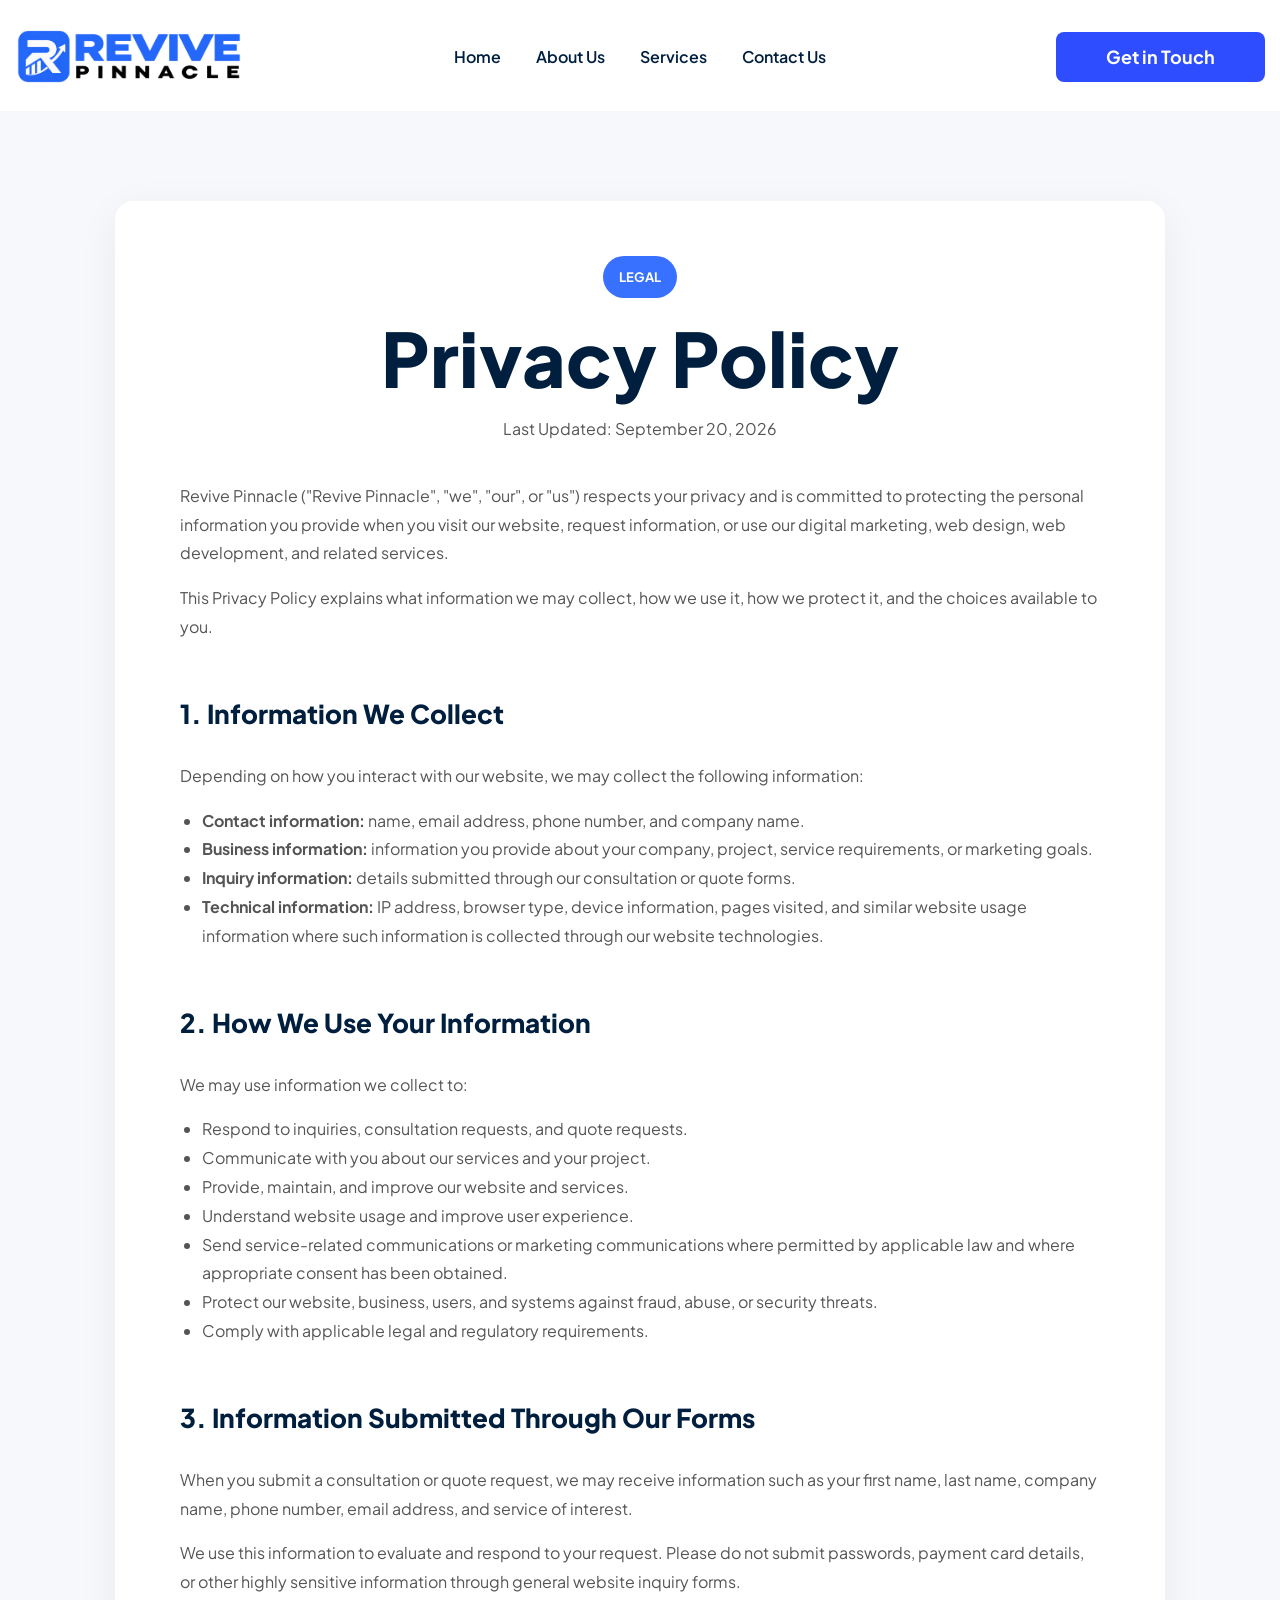
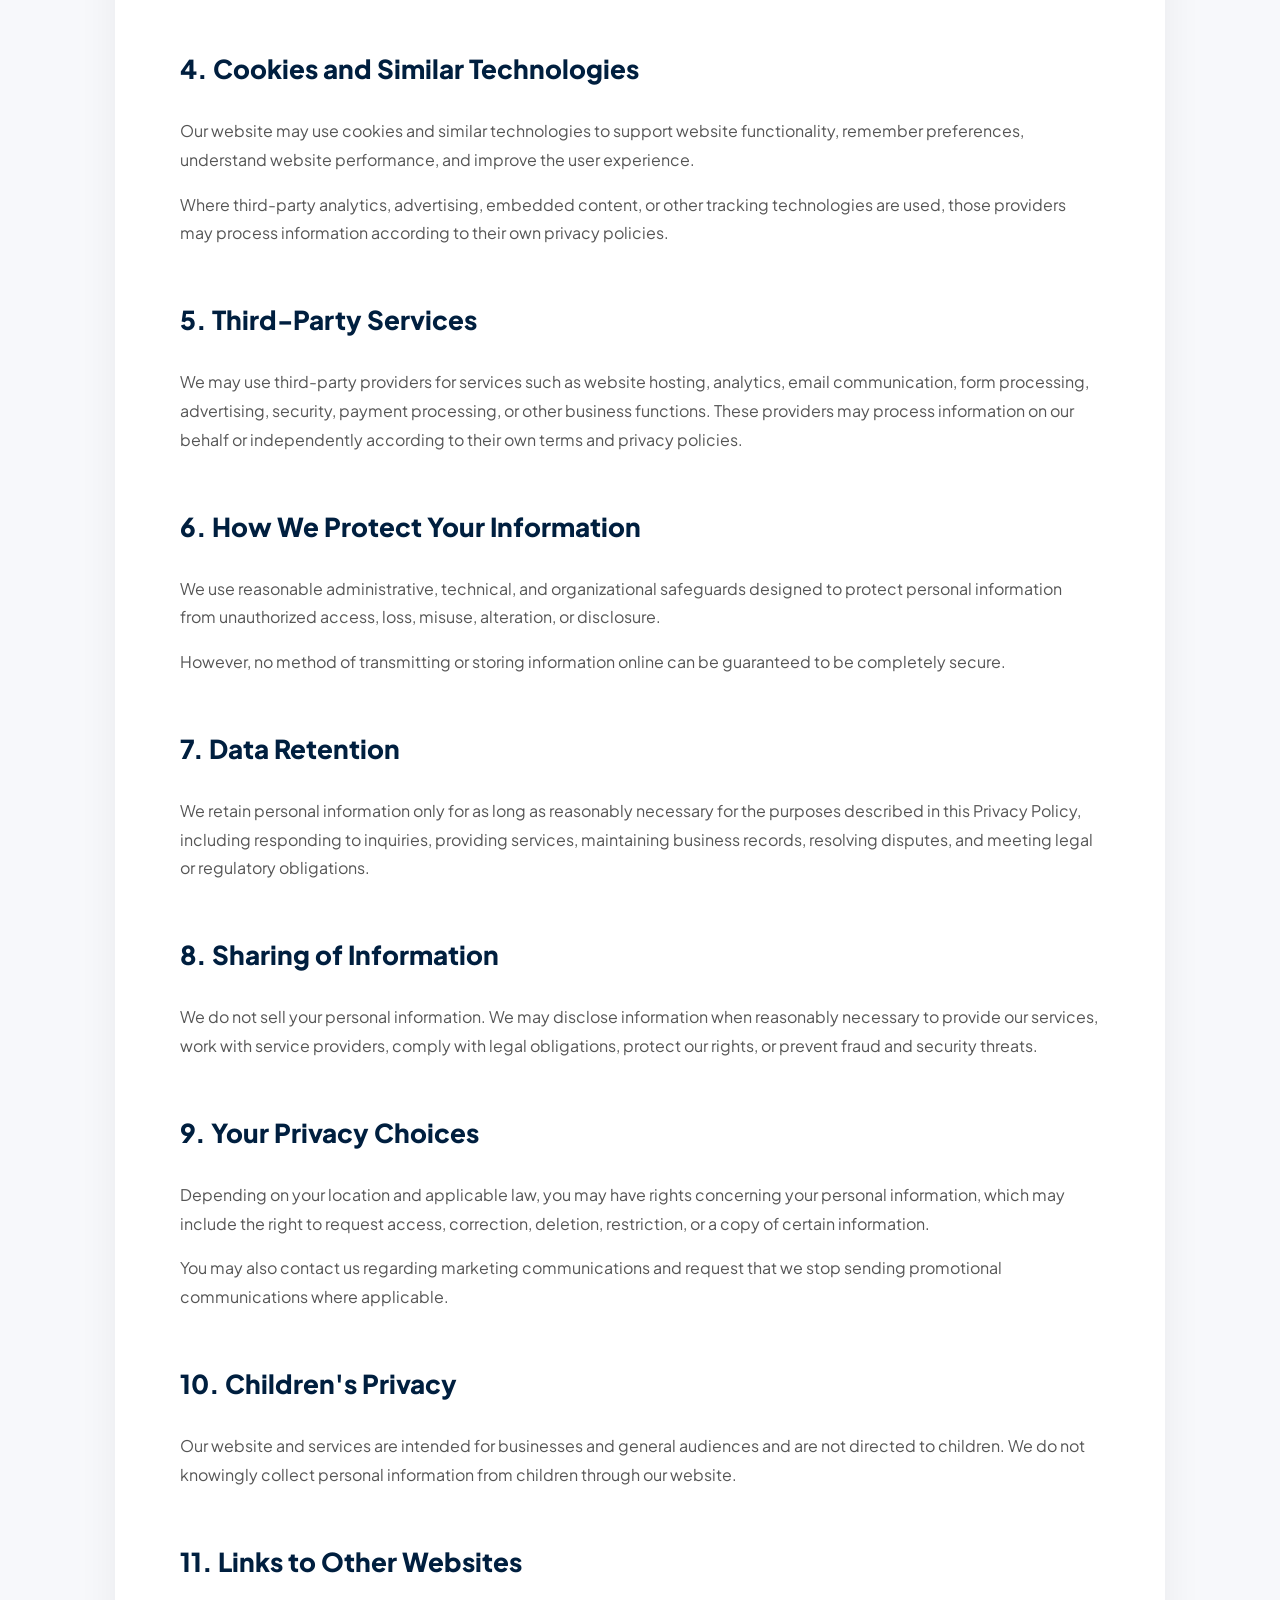
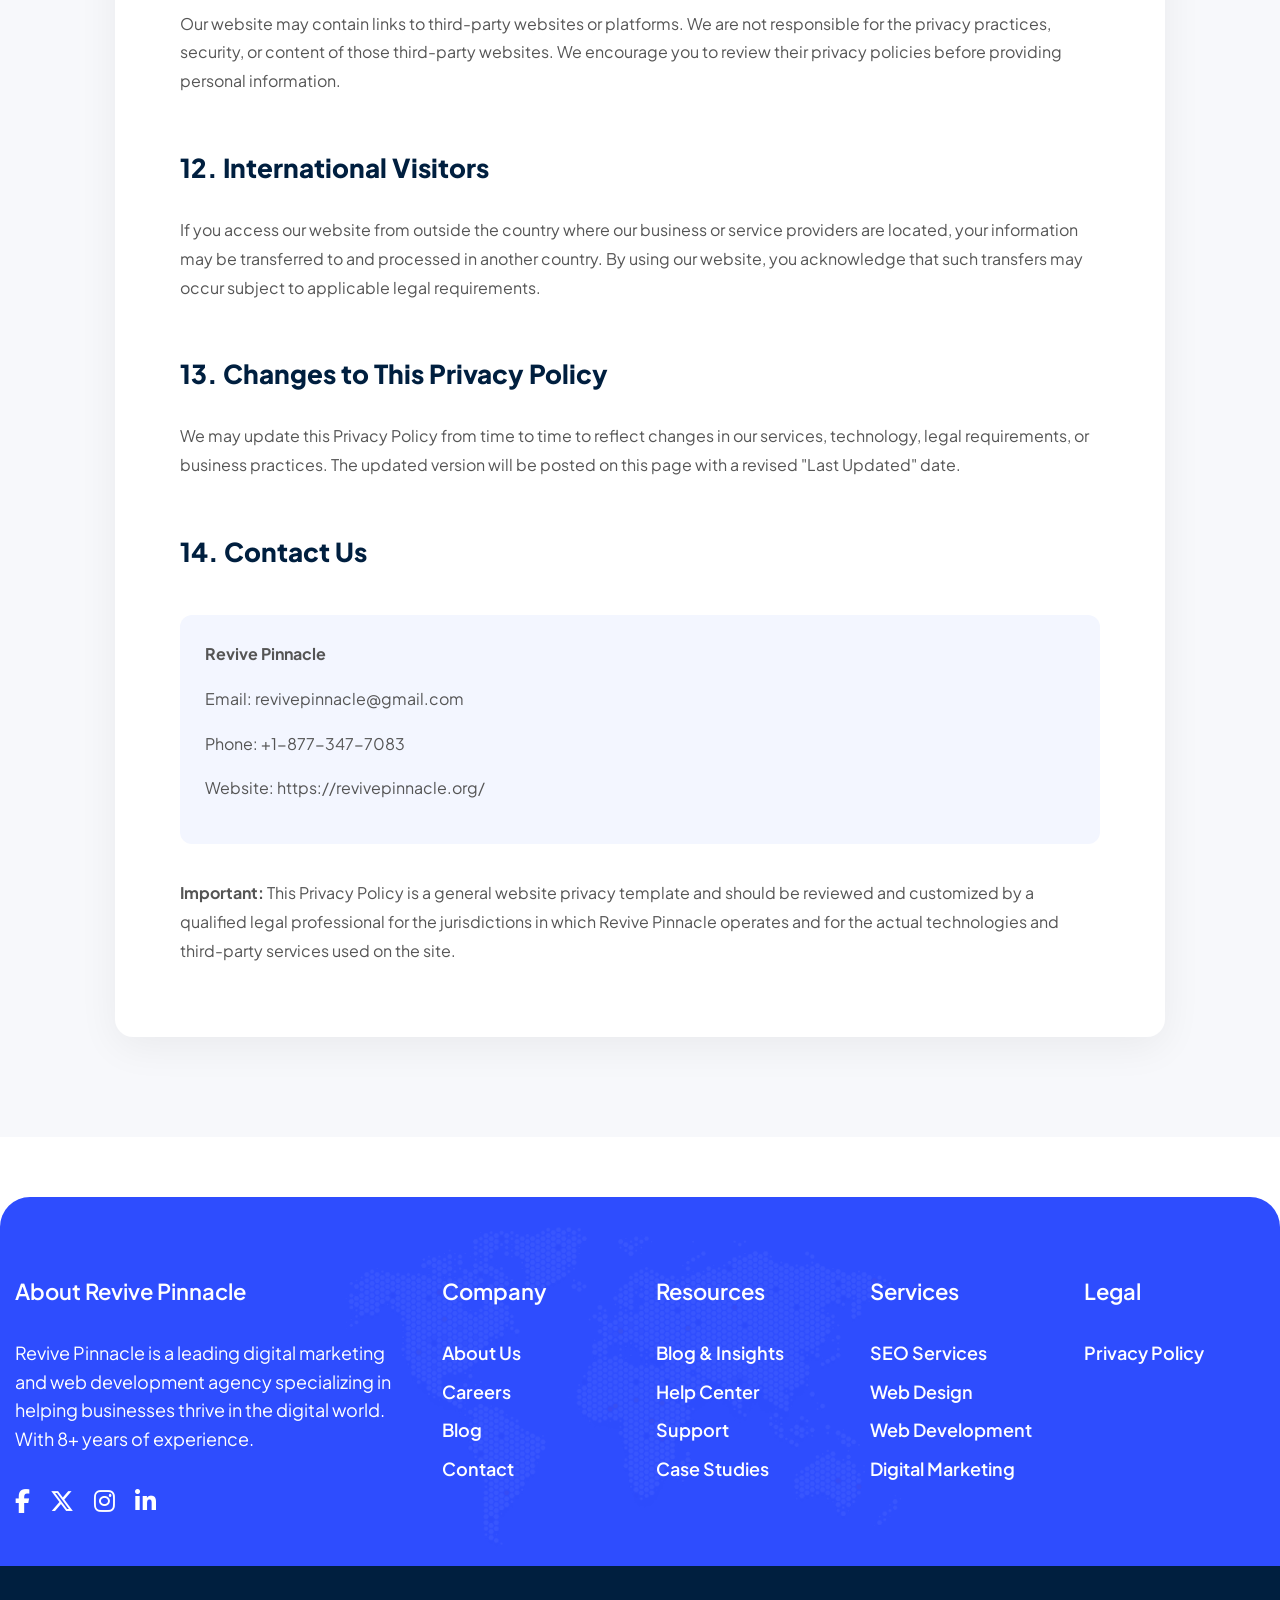
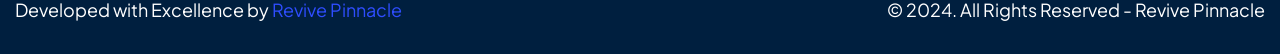
<file: privacy-policy.html>
<!DOCTYPE html>
<html lang="en" data-bs-theme="auto">

<head>
    <meta charset="UTF-8">
    <meta name="viewport" content="width=device-width, initial-scale=1">
    <meta name="description"
        content="Privacy Policy for Revive Pinnacle, a digital marketing, web design, and web development agency.">
    <title>Privacy Policy | Revive Pinnacle</title>

    <link rel="icon" type="image/png" sizes="16x16" href="assets/logo/favicon.png">
    <link rel="preconnect" href="https://fonts.googleapis.com/">
    <link rel="preconnect" href="https://fonts.gstatic.com/" crossorigin>
    <link
        href="https://fonts.googleapis.com/css2?family=Plus+Jakarta+Sans:wght@200;300;400;500;600;700;800&display=swap"
        rel="stylesheet">
    <link rel="stylesheet" href="assets/css/bootstrap.min.css">
    <link rel="stylesheet" href="assets/css/all.min.css">
    <link rel="stylesheet" href="assets/css/nextpro.css">

    <style>
        html {
            scroll-behavior: smooth;
        }

        .privacy-page {
            padding: 90px 0 100px;
            background: #f7f8fb;
        }

        .privacy-wrap {
            max-width: 1050px;
            margin: 0 auto;
            background: #fff;
            padding: 55px 65px;
            border-radius: 18px;
            box-shadow: 0 10px 40px rgba(0, 0, 0, .06);
        }

        .privacy-title {
            margin-bottom: 12px;
        }

        .privacy-updated {
            color: #777;
            margin-bottom: 38px;
        }

        .privacy-wrap h2 {
            font-size: 26px;
            margin-top: 38px;
            margin-bottom: 15px;
        }

        .privacy-wrap h3 {
            font-size: 20px;
            margin-top: 25px;
            margin-bottom: 10px;
        }

        .privacy-wrap p,
        .privacy-wrap li {
            font-size: 16px;
            line-height: 1.8;
            color: #555;
        }

        .privacy-wrap ul {
            padding-left: 22px;
        }

        .privacy-hero {
            text-align: center;
            margin-bottom: 35px;
        }

        .privacy-badge {
            display: inline-block;
            padding: 7px 16px;
            border-radius: 50px;
            background: #3870ff;
            color: #fff;
            font-size: 13px;
            font-weight: 700;
            margin-bottom: 15px;
        }

        .privacy-contact {
            margin-top: 30px;
            padding: 25px;
            border-radius: 12px;
            background: #f3f6ff;
        }

        @media (max-width: 767px) {
            .privacy-page {
                padding: 55px 0 70px;
            }

            .privacy-wrap {
                padding: 30px 22px;
                border-radius: 12px;
            }

            .privacy-wrap h2 {
                font-size: 22px;
            }

            .privacy-wrap h3 {
                font-size: 18px;
            }

            .privacy-wrap p,
            .privacy-wrap li {
                font-size: 15px;
            }
        }
    </style>
</head>

<body>
    <div class="wrapper">

        <!-- Header -->
        <header class="section-header section-header--three">
            <div class="container-fluid">
                <div class="section-header__inner">
                    <div
                        class="section-header__row d-flex flex-wrap align-items-center justify-content-between position-relative">
                        <div class="section-header__logo">
                            <div class="section-header__logo-inner">
                                <a href="index.html" aria-label="Revive Pinnacle home">
                                    <img src="assets/logo/rp-logo-1.png" class="logo-dark img-fluid"
                                        alt="Revive Pinnacle">
                                </a>
                            </div>
                        </div>

                        <nav class="section-header__main-menu">
                            <ul class="mobileMenu reset-ul d-flex align-items-center">
                                <li><a href="index.html">Home</a></li>
                                <li><a href="index.html#about">About Us</a></li>
                                <li><a href="index.html#services">Services</a></li>
                                <li><a href="contact.html">Contact Us</a></li>
                            </ul>
                        </nav>

                        <div class="section-header__right d-none d-xl-flex align-items-center">
                            <div class="section-header__right-bg d-flex align-items-center">
                                <a href="contact.html"
                                    class="header-btn-two next-marketing-btn dark-btn btn">
                                    Get in Touch
                                </a>
                            </div>
                        </div>
                    </div>
                </div>
            </div>
        </header>

        <!-- Privacy Policy -->
        <main class="privacy-page">
            <div class="container">
                <div class="privacy-wrap">

                    <div class="privacy-hero">
                        <span class="privacy-badge">LEGAL</span>
                        <h1 class="privacy-title">Privacy Policy</h1>
                        <p class="privacy-updated">Last Updated: September 20, 2026</p>
                    </div>

                    <p>
                        Revive Pinnacle ("Revive Pinnacle", "we", "our", or "us") respects your privacy and is
                        committed to protecting the personal information you provide when you visit our website,
                        request information, or use our digital marketing, web design, web development, and related
                        services.
                    </p>

                    <p>
                        This Privacy Policy explains what information we may collect, how we use it, how we protect it,
                        and the choices available to you.
                    </p>

                    <h2>1. Information We Collect</h2>
                    <p>Depending on how you interact with our website, we may collect the following information:</p>
                    <ul>
                        <li><strong>Contact information:</strong> name, email address, phone number, and company name.
                        </li>
                        <li><strong>Business information:</strong> information you provide about your company, project,
                            service requirements, or marketing goals.</li>
                        <li><strong>Inquiry information:</strong> details submitted through our consultation or quote
                            forms.</li>
                        <li><strong>Technical information:</strong> IP address, browser type, device information, pages
                            visited, and similar website usage information where such information is collected through
                            our website technologies.</li>
                    </ul>

                    <h2>2. How We Use Your Information</h2>
                    <p>We may use information we collect to:</p>
                    <ul>
                        <li>Respond to inquiries, consultation requests, and quote requests.</li>
                        <li>Communicate with you about our services and your project.</li>
                        <li>Provide, maintain, and improve our website and services.</li>
                        <li>Understand website usage and improve user experience.</li>
                        <li>Send service-related communications or marketing communications where permitted by
                            applicable law and where appropriate consent has been obtained.</li>
                        <li>Protect our website, business, users, and systems against fraud, abuse, or security threats.
                        </li>
                        <li>Comply with applicable legal and regulatory requirements.</li>
                    </ul>

                    <h2>3. Information Submitted Through Our Forms</h2>
                    <p>
                        When you submit a consultation or quote request, we may receive information such as your first
                        name, last name, company name, phone number, email address, and service of interest.
                    </p>
                    <p>
                        We use this information to evaluate and respond to your request. Please do not submit passwords,
                        payment card details, or other highly sensitive information through general website inquiry
                        forms.
                    </p>

                    <h2>4. Cookies and Similar Technologies</h2>
                    <p>
                        Our website may use cookies and similar technologies to support website functionality, remember
                        preferences, understand website performance, and improve the user experience.
                    </p>
                    <p>
                        Where third-party analytics, advertising, embedded content, or other tracking technologies are
                        used, those providers may process information according to their own privacy policies.
                    </p>

                    <h2>5. Third-Party Services</h2>
                    <p>
                        We may use third-party providers for services such as website hosting, analytics, email
                        communication, form processing, advertising, security, payment processing, or other business
                        functions. These providers may process information on our behalf or independently according to
                        their own terms and privacy policies.
                    </p>

                    <h2>6. How We Protect Your Information</h2>
                    <p>
                        We use reasonable administrative, technical, and organizational safeguards designed to protect
                        personal information from unauthorized access, loss, misuse, alteration, or disclosure.
                    </p>
                    <p>
                        However, no method of transmitting or storing information online can be guaranteed to be
                        completely secure.
                    </p>

                    <h2>7. Data Retention</h2>
                    <p>
                        We retain personal information only for as long as reasonably necessary for the purposes
                        described
                        in this Privacy Policy, including responding to inquiries, providing services, maintaining
                        business records, resolving disputes, and meeting legal or regulatory obligations.
                    </p>

                    <h2>8. Sharing of Information</h2>
                    <p>
                        We do not sell your personal information. We may disclose information when reasonably necessary
                        to provide our services, work with service providers, comply with legal obligations, protect our
                        rights, or prevent fraud and security threats.
                    </p>

                    <h2>9. Your Privacy Choices</h2>
                    <p>
                        Depending on your location and applicable law, you may have rights concerning your personal
                        information, which may include the right to request access, correction, deletion, restriction,
                        or a copy of certain information.
                    </p>
                    <p>
                        You may also contact us regarding marketing communications and request that we stop sending
                        promotional communications where applicable.
                    </p>

                    <h2>10. Children's Privacy</h2>
                    <p>
                        Our website and services are intended for businesses and general audiences and are not directed
                        to children. We do not knowingly collect personal information from children through our website.
                    </p>

                    <h2>11. Links to Other Websites</h2>
                    <p>
                        Our website may contain links to third-party websites or platforms. We are not responsible for
                        the privacy practices, security, or content of those third-party websites. We encourage you to
                        review their privacy policies before providing personal information.
                    </p>

                    <h2>12. International Visitors</h2>
                    <p>
                        If you access our website from outside the country where our business or service providers are
                        located, your information may be transferred to and processed in another country. By using our
                        website, you acknowledge that such transfers may occur subject to applicable legal requirements.
                    </p>

                    <h2>13. Changes to This Privacy Policy</h2>
                    <p>
                        We may update this Privacy Policy from time to time to reflect changes in our services,
                        technology, legal requirements, or business practices. The updated version will be posted on
                        this page with a revised "Last Updated" date.
                    </p>

                    <h2>14. Contact Us</h2>
                    <div class="privacy-contact">
                        <p><strong>Revive Pinnacle</strong></p>
                        <p>Email: <a href="mailto:revivepinnacle@gmail.com">revivepinnacle@gmail.com</a></p>
                        <p>Phone: <a href="tel:+18773477083">+1-877-347-7083</a></p>
                        <p>Website: <a href="https://revivepinnacle.org/" target="_blank"
                                rel="noopener">https://revivepinnacle.org/</a></p>
                    </div>

                    <p style="margin-top:35px;">
                        <strong>Important:</strong> This Privacy Policy is a general website privacy template and should
                        be reviewed and customized by a qualified legal professional for the jurisdictions in which
                        Revive Pinnacle operates and for the actual technologies and third-party services used on the
                        site.
                    </p>

                </div>
            </div>
        </main>

        <footer class="footer footer footer--four" id="contact" data-bs-theme="light">
            <div class="footer__top position-relative">
                <div class="footer__top-bg position-absolute top-0 start-0 end-0 w-100 h-100 m-auto"
                    style="background-image: url('assets/images/background/services-bg1-1.png');"></div>
                <div class="container-fluid">
                    <div class="footer__bg bg-primary">
                        <div class="footer__innermx">
                            <div class="row gutter-y-30">
                                <div class="footer-widget footer-widget__col1">
                                    <h5 class="footer-widget__title">About Revive Pinnacle</h5>
                                    <p class="footer__text">Revive Pinnacle is a leading digital marketing and web
                                        development agency specializing in helping businesses thrive in the digital
                                        world. With 8+ years of experience.</p>
                                    <ul class="reset-ul footer__socialwrap">
                                        <li><a href="#" aria-label="social link"><i
                                                    class="fa-brands fa-facebook-f"></i></a></li>
                                        <li><a href="#" aria-label="social link"><i
                                                    class="fa-brands fa-x-twitter"></i></a></li>
                                        <li><a href="#" aria-label="social link"><i
                                                    class="fa-brands fa-instagram"></i></a></li>
                                        <li><a href="#" aria-label="social link"><i
                                                    class="fa-brands fa-linkedin-in"></i></a></li>
                                    </ul>
                                </div>
                                <div class="footer-widget footer-widget__col2">
                                    <h5 class="footer-widget__title">Company</h5>
                                    <ul class="reset-ul footer-widget__links">
                                        <li><a href="#about" aria-label="page link">About Us</a></li>
                                        <li><a href="contact.html" aria-label="page link">Careers</a></li>
                                        <li><a href="#services" aria-label="page link">Blog</a></li>
                                        <li><a href="contact.html" aria-label="page link">Contact</a></li>
                                    </ul>
                                </div>
                                <div class="footer-widget footer-widget__col3">
                                    <h5 class="footer-widget__title">Resources</h5>
                                    <ul class="reset-ul footer-widget__links">
                                        <li><a href="#services" aria-label="page link">Blog & Insights</a></li>
                                        <li><a href="contact.html" aria-label="page link">Help Center</a></li>
                                        <li><a href="contact.html" aria-label="page link">Support</a></li>
                                        <li><a href="#about" aria-label="page link">Case Studies</a></li>
                                    </ul>
                                </div>
                                <div class="footer-widget footer-widget__col4">
                                    <h5 class="footer-widget__title">Services</h5>
                                    <ul class="reset-ul footer-widget__links">
                                        <li><a href="#services" aria-label="service link">SEO Services</a></li>
                                        <li><a href="#services" aria-label="service link">Web Design</a></li>
                                        <li><a href="#services" aria-label="service link">Web Development</a></li>
                                        <li><a href="#services" aria-label="service link">Digital Marketing</a></li>
                                    </ul>
                                </div>
                                <div class="footer-widget footer-widget__col5">
                                    <h5 class="footer-widget__title">Legal</h5>
                                    <ul class="reset-ul footer-widget__links">
                                        <li><a href="privacy-policy.html" aria-label="privacy link">Privacy Policy</a>
                                        </li>
                                    </ul>
                                </div>
                            </div>
                        </div>
                    </div>
                </div>
            </div>
            <div class="footer__bottom">
                <div class="container-fluid">
                    <div class="footer__bg footer__bottom-bg">
                        <div class="footer__innermx footer__bottom-innermx">
                            <div class="row">
                                <p class="footer__bottom__designed col-md-6 text-start">Developed with Excellence by <a
                                        href="#home" aria-label="web link">Revive Pinnacle</a></p>
                                <p class="footer__bottom__copyright col-md-6 text-end">&copy; <span
                                        class="dynamic-year">2024</span>. All Rights Reserved - Revive Pinnacle</p>
                            </div>
                        </div>
                    </div>
                </div>
            </div>
        </footer>

    </div>

    <script>
        document.getElementById("year").textContent = new Date().getFullYear();
    </script>
</body>

</html>
</file>
<file: assets/css/odometer.css>
/* Odometer */
.odometer.odometer-auto-theme, .odometer.odometer-auto-theme .odometer-digit, .odometer.odometer-theme-default, .odometer.odometer-theme-default .odometer-digit { -moz-box-orient: vertical; display: inline-block; position: relative; } .odometer.odometer-auto-theme .odometer-digit .odometer-digit-spacer, .odometer.odometer-theme-default .odometer-digit .odometer-digit-spacer { -moz-box-orient: vertical; display: inline-block; visibility: hidden; } .odometer.odometer-auto-theme .odometer-digit .odometer-digit-inner, .odometer.odometer-theme-default .odometer-digit .odometer-digit-inner { text-align: left; display: block; position: absolute; top: 0; left: 0; right: 0; bottom: 0; overflow: hidden; } .odometer.odometer-auto-theme .odometer-digit .odometer-ribbon, .odometer.odometer-theme-default .odometer-digit .odometer-ribbon { display: block; } .odometer.odometer-auto-theme .odometer-digit .odometer-ribbon-inner, .odometer.odometer-theme-default .odometer-digit .odometer-ribbon-inner { display: block; -webkit-backface-visibility: hidden; } .odometer.odometer-auto-theme .odometer-digit .odometer-value, .odometer.odometer-theme-default .odometer-digit .odometer-value { display: block; -webkit-transform: translateZ(0); font-weight: bold; margin-top: -3px; } .odometer.odometer-auto-theme .odometer-digit .odometer-value.odometer-last-value, .odometer.odometer-theme-default .odometer-digit .odometer-value.odometer-last-value { position: absolute; } .odometer.odometer-auto-theme.odometer-animating-up .odometer-ribbon-inner, .odometer.odometer-theme-default.odometer-animating-up .odometer-ribbon-inner { -webkit-transition: -webkit-transform 2s; -moz-transition: -moz-transform 2s; -ms-transition: -ms-transform 2s; -o-transition: -o-transform 2s; transition: transform 2s; } .odometer.odometer-auto-theme.odometer-animating-down .odometer-ribbon-inner, .odometer.odometer-auto-theme.odometer-animating-up.odometer-animating .odometer-ribbon-inner, .odometer.odometer-theme-default.odometer-animating-down .odometer-ribbon-inner, .odometer.odometer-theme-default.odometer-animating-up.odometer-animating .odometer-ribbon-inner { -webkit-transform: translateY(-100%); -moz-transform: translateY(-100%); -ms-transform: translateY(-100%); -o-transform: translateY(-100%); transform: translateY(-100%); } .odometer.odometer-auto-theme.odometer-animating-down.odometer-animating .odometer-ribbon-inner, .odometer.odometer-theme-default.odometer-animating-down.odometer-animating .odometer-ribbon-inner { -webkit-transition: -webkit-transform 2s; -ms-transition: -ms-transform 2s; -o-transition: -o-transform 2s; transition: transform 2s; -webkit-transform: translateY(0); -moz-transform: translateY(0); -ms-transform: translateY(0); -o-transform: translateY(0); transform: translateY(0); }

/* custom css */
.odometer-inside { display: flex; overflow: hidden; padding-right: 3px; }
.odometer-value { margin-top: 0 !important; }
.odometer.odometer-auto-theme .odometer-digit .odometer-digit-inner { overflow: visible; }
</file>
<file: assets/nextmarketing-icon/custom-icon.css>
@font-face {
  font-family: 'icomoon';
  src:  url('fonts/icomoone015.eot?l35h4b');
  src:  url('fonts/icomoone015.eot?l35h4b#iefix') format('embedded-opentype'),
    url('fonts/icomoone015.ttf?l35h4b') format('truetype'),
    url('fonts/icomoone015.woff?l35h4b') format('woff'),
    url('fonts/icomoone015.svg?l35h4b#icomoon') format('svg');
  font-weight: normal;
  font-style: normal;
  font-display: block;
}

[class^="icon-"], [class*=" icon-"] {
  font-family: 'icomoon' !important;
  font-style: normal;
  font-weight: normal;
  font-variant: normal;
  text-transform: none;
  line-height: 1;

  /* Better Font Rendering =========== */
  -webkit-font-smoothing: antialiased;
  -moz-osx-font-smoothing: grayscale;
}

.icon-Star:before {
  content: "\e900";
  color: inherit;
}
</file>
<file: assets/css/leaflet.css>
/* required styles */ .leaflet-pane, .leaflet-tile, .leaflet-marker-icon, .leaflet-marker-shadow, .leaflet-tile-container, .leaflet-pane > svg, .leaflet-pane > canvas, .leaflet-zoom-box, .leaflet-image-layer, .leaflet-layer { position: absolute; left: 0; top: 0; } .leaflet-container { overflow: hidden; } .leaflet-tile, .leaflet-marker-icon, .leaflet-marker-shadow { -webkit-user-select: none; -moz-user-select: none; user-select: none; -webkit-user-drag: none; } /* Prevents IE11 from highlighting tiles in blue */ .leaflet-tile::selection { background: transparent; } /* Safari renders non-retina tile on retina better with this, but Chrome is worse */ .leaflet-safari .leaflet-tile { image-rendering: -webkit-optimize-contrast; } /* hack that prevents hw layers "stretching" when loading new tiles */ .leaflet-safari .leaflet-tile-container { width: 1600px; height: 1600px; -webkit-transform-origin: 0 0; } .leaflet-marker-icon, .leaflet-marker-shadow { display: block; } /* .leaflet-container svg: reset svg max-width decleration shipped in Joomla! (joomla.org) 3.x */ /* .leaflet-container img: map is broken in FF if you have max-width: 100% on tiles */ .leaflet-container .leaflet-overlay-pane svg { max-width: none !important; max-height: none !important; } .leaflet-container .leaflet-marker-pane img, .leaflet-container .leaflet-shadow-pane img, .leaflet-container .leaflet-tile-pane img, .leaflet-container img.leaflet-image-layer, .leaflet-container .leaflet-tile { max-width: none !important; max-height: none !important; width: auto; padding: 0; } .leaflet-container img.leaflet-tile { /* See: https://bugs.chromium.org/p/chromium/issues/detail?id=600120 */ mix-blend-mode: plus-lighter; } .leaflet-container.leaflet-touch-zoom { -ms-touch-action: pan-x pan-y; touch-action: pan-x pan-y; } .leaflet-container.leaflet-touch-drag { -ms-touch-action: pinch-zoom; /* Fallback for FF which doesn't support pinch-zoom */ touch-action: none; touch-action: pinch-zoom; } .leaflet-container.leaflet-touch-drag.leaflet-touch-zoom { -ms-touch-action: none; touch-action: none; } .leaflet-container { -webkit-tap-highlight-color: transparent; } .leaflet-container a { -webkit-tap-highlight-color: rgba(51, 181, 229, 0.4); } .leaflet-tile { filter: inherit; visibility: hidden; } .leaflet-tile-loaded { visibility: inherit; } .leaflet-zoom-box { width: 0; height: 0; -moz-box-sizing: border-box; box-sizing: border-box; z-index: 800; } /* workaround for https://bugzilla.mozilla.org/show_bug.cgi?id=888319 */ .leaflet-overlay-pane svg { -moz-user-select: none; } .leaflet-pane         { z-index: 400; } .leaflet-tile-pane    { z-index: 200; } .leaflet-overlay-pane { z-index: 400; } .leaflet-shadow-pane  { z-index: 500; } .leaflet-marker-pane  { z-index: 600; } .leaflet-tooltip-pane   { z-index: 650; } .leaflet-popup-pane   { z-index: 700; } .leaflet-map-pane canvas { z-index: 100; } .leaflet-map-pane svg    { z-index: 200; } .leaflet-vml-shape { width: 1px; height: 1px; } .lvml { behavior: url(#default#VML); display: inline-block; position: absolute; } /* control positioning */ .leaflet-control { position: relative; z-index: 800; pointer-events: visiblePainted; /* IE 9-10 doesn't have auto */ pointer-events: auto; } .leaflet-top, .leaflet-bottom { position: absolute; z-index: 1000; pointer-events: none; } .leaflet-top { top: 0; } .leaflet-right { right: 0; } .leaflet-bottom { bottom: 0; } .leaflet-left { left: 0; } .leaflet-control { float: left; clear: both; } .leaflet-right .leaflet-control { float: right; } .leaflet-top .leaflet-control { margin-top: 10px; } .leaflet-bottom .leaflet-control { margin-bottom: 10px; } .leaflet-left .leaflet-control { margin-left: 10px; } .leaflet-right .leaflet-control { margin-right: 10px; } /* zoom and fade animations */ .leaflet-fade-anim .leaflet-popup { opacity: 0; -webkit-transition: opacity 0.2s linear; -moz-transition: opacity 0.2s linear; transition: opacity 0.2s linear; } .leaflet-fade-anim .leaflet-map-pane .leaflet-popup { opacity: 1; } .leaflet-zoom-animated { -webkit-transform-origin: 0 0; -ms-transform-origin: 0 0; transform-origin: 0 0; } svg.leaflet-zoom-animated { will-change: transform; } .leaflet-zoom-anim .leaflet-zoom-animated { -webkit-transition: -webkit-transform 0.25s cubic-bezier(0,0,0.25,1); -moz-transition:    -moz-transform 0.25s cubic-bezier(0,0,0.25,1); transition:         transform 0.25s cubic-bezier(0,0,0.25,1); } .leaflet-zoom-anim .leaflet-tile, .leaflet-pan-anim .leaflet-tile { -webkit-transition: none; -moz-transition: none; transition: none; } .leaflet-zoom-anim .leaflet-zoom-hide { visibility: hidden; } /* cursors */ .leaflet-interactive { cursor: pointer; } .leaflet-grab { cursor: -webkit-grab; cursor:    -moz-grab; cursor:         grab; } .leaflet-crosshair, .leaflet-crosshair .leaflet-interactive { cursor: crosshair; } .leaflet-popup-pane, .leaflet-control { cursor: auto; } .leaflet-dragging .leaflet-grab, .leaflet-dragging .leaflet-grab .leaflet-interactive, .leaflet-dragging .leaflet-marker-draggable { cursor: move; cursor: -webkit-grabbing; cursor:    -moz-grabbing; cursor:         grabbing; } /* marker & overlays interactivity */ .leaflet-marker-icon, .leaflet-marker-shadow, .leaflet-image-layer, .leaflet-pane > svg path, .leaflet-tile-container { pointer-events: none; } .leaflet-marker-icon.leaflet-interactive, .leaflet-image-layer.leaflet-interactive, .leaflet-pane > svg path.leaflet-interactive, svg.leaflet-image-layer.leaflet-interactive path { pointer-events: visiblePainted; /* IE 9-10 doesn't have auto */ pointer-events: auto; } /* visual tweaks */ .leaflet-container { background: #ddd; outline-offset: 1px; } .leaflet-container a { color: #0078A8; } .leaflet-zoom-box { border: 2px dotted #38f; background: rgba(255,255,255,0.5); } /* general typography */ .leaflet-container { font-family: "Helvetica Neue", Arial, Helvetica, sans-serif; font-size: 12px; font-size: 0.75rem; line-height: 1.5; } /* general toolbar styles */ .leaflet-bar { box-shadow: 0 1px 5px rgba(0,0,0,0.65); border-radius: 4px; } .leaflet-bar a { background-color: #fff; border-bottom: 1px solid #ccc; width: 26px; height: 26px; line-height: 26px; display: block; text-align: center; text-decoration: none; color: black; } .leaflet-bar a, .leaflet-control-layers-toggle { background-position: 50% 50%; background-repeat: no-repeat; display: block; } .leaflet-bar a:hover, .leaflet-bar a:focus { background-color: #f4f4f4; } .leaflet-bar a:first-child { border-top-left-radius: 4px; border-top-right-radius: 4px; } .leaflet-bar a:last-child { border-bottom-left-radius: 4px; border-bottom-right-radius: 4px; border-bottom: none; } .leaflet-bar a.leaflet-disabled { cursor: default; background-color: #f4f4f4; color: #bbb; } .leaflet-touch .leaflet-bar a { width: 30px; height: 30px; line-height: 30px; } .leaflet-touch .leaflet-bar a:first-child { border-top-left-radius: 2px; border-top-right-radius: 2px; } .leaflet-touch .leaflet-bar a:last-child { border-bottom-left-radius: 2px; border-bottom-right-radius: 2px; } /* zoom control */ .leaflet-control-zoom-in, .leaflet-control-zoom-out { font: bold 18px 'Lucida Console', Monaco, monospace; text-indent: 1px; } .leaflet-touch .leaflet-control-zoom-in, .leaflet-touch .leaflet-control-zoom-out  { font-size: 22px; } /* layers control */ .leaflet-control-layers { box-shadow: 0 1px 5px rgba(0,0,0,0.4); background: #fff; border-radius: 5px; } .leaflet-control-layers-toggle { background-image: url(images/layers.png); width: 36px; height: 36px; } .leaflet-retina .leaflet-control-layers-toggle { background-image: url(images/layers-2x.png); background-size: 26px 26px; } .leaflet-touch .leaflet-control-layers-toggle { width: 44px; height: 44px; } .leaflet-control-layers .leaflet-control-layers-list, .leaflet-control-layers-expanded .leaflet-control-layers-toggle { display: none; } .leaflet-control-layers-expanded .leaflet-control-layers-list { display: block; position: relative; } .leaflet-control-layers-expanded { padding: 6px 10px 6px 6px; color: #333; background: #fff; } .leaflet-control-layers-scrollbar { overflow-y: scroll; overflow-x: hidden; padding-right: 5px; } .leaflet-control-layers-selector { margin-top: 2px; position: relative; top: 1px; } .leaflet-control-layers label { display: block; font-size: 13px; font-size: 1.08333em; } .leaflet-control-layers-separator { height: 0; border-top: 1px solid #ddd; margin: 5px -10px 5px -6px; } /* Default icon URLs */ .leaflet-default-icon-path { /* used only in path-guessing heuristic, see L.Icon.Default */ background-image: url(images/marker-icon.png); } /* attribution and scale controls */ .leaflet-container .leaflet-control-attribution { background: #fff; background: rgba(255, 255, 255, 0.8); margin: 0; } .leaflet-control-attribution, .leaflet-control-scale-line { padding: 0 5px; color: #333; line-height: 1.4; } .leaflet-control-attribution a { text-decoration: none; } .leaflet-control-attribution a:hover, .leaflet-control-attribution a:focus { text-decoration: underline; } .leaflet-attribution-flag { display: inline !important; vertical-align: baseline !important; width: 1em; height: 0.6669em; } .leaflet-left .leaflet-control-scale { margin-left: 5px; } .leaflet-bottom .leaflet-control-scale { margin-bottom: 5px; } .leaflet-control-scale-line { border: 2px solid #777; border-top: none; line-height: 1.1; padding: 2px 5px 1px; white-space: nowrap; -moz-box-sizing: border-box; box-sizing: border-box; background: rgba(255, 255, 255, 0.8); text-shadow: 1px 1px #fff; } .leaflet-control-scale-line:not(:first-child) { border-top: 2px solid #777; border-bottom: none; margin-top: -2px; } .leaflet-control-scale-line:not(:first-child):not(:last-child) { border-bottom: 2px solid #777; } .leaflet-touch .leaflet-control-attribution, .leaflet-touch .leaflet-control-layers, .leaflet-touch .leaflet-bar { box-shadow: none; } .leaflet-touch .leaflet-control-layers, .leaflet-touch .leaflet-bar { border: 2px solid rgba(0,0,0,0.2); background-clip: padding-box; } /* popup */ .leaflet-popup { position: absolute; text-align: center; margin-bottom: 20px; } .leaflet-popup-content-wrapper { padding: 1px; text-align: left; border-radius: 12px; } .leaflet-popup-content { margin: 13px 24px 13px 20px; line-height: 1.3; font-size: 13px; font-size: 1.08333em; min-height: 1px; } .leaflet-popup-content p { margin: 17px 0; margin: 1.3em 0; } .leaflet-popup-tip-container { width: 40px; height: 20px; position: absolute; left: 50%; margin-top: -1px; margin-left: -20px; overflow: hidden; pointer-events: none; } .leaflet-popup-tip { width: 17px; height: 17px; padding: 1px; margin: -10px auto 0; pointer-events: auto; -webkit-transform: rotate(45deg); -moz-transform: rotate(45deg); -ms-transform: rotate(45deg); transform: rotate(45deg); } .leaflet-popup-content-wrapper, .leaflet-popup-tip { background: white; color: #333; box-shadow: 0 3px 14px rgba(0,0,0,0.4); } .leaflet-container a.leaflet-popup-close-button { position: absolute; top: 0; right: 0; border: none; text-align: center; width: 24px; height: 24px; font: 16px/24px Tahoma, Verdana, sans-serif; color: #757575; text-decoration: none; background: transparent; } .leaflet-container a.leaflet-popup-close-button:hover, .leaflet-container a.leaflet-popup-close-button:focus { color: #585858; } .leaflet-popup-scrolled { overflow: auto; } .leaflet-oldie .leaflet-popup-content-wrapper { -ms-zoom: 1; } .leaflet-oldie .leaflet-popup-tip { width: 24px; margin: 0 auto; -ms-filter: "progid:DXImageTransform.Microsoft.Matrix(M11=0.70710678, M12=0.70710678, M21=-0.70710678, M22=0.70710678)"; filter: progid:DXImageTransform.Microsoft.Matrix(M11=0.70710678, M12=0.70710678, M21=-0.70710678, M22=0.70710678); } .leaflet-oldie .leaflet-control-zoom, .leaflet-oldie .leaflet-control-layers, .leaflet-oldie .leaflet-popup-content-wrapper, .leaflet-oldie .leaflet-popup-tip { border: 1px solid #999; } /* div icon */ .leaflet-div-icon { background: #fff; border: 1px solid #666; } /* Tooltip */ /* Base styles for the element that has a tooltip */ .leaflet-tooltip { position: absolute; padding: 6px; background-color: #fff; border: 1px solid #fff; border-radius: 3px; color: #222; white-space: nowrap; -webkit-user-select: none; -moz-user-select: none; -ms-user-select: none; user-select: none; pointer-events: none; box-shadow: 0 1px 3px rgba(0,0,0,0.4); } .leaflet-tooltip.leaflet-interactive { cursor: pointer; pointer-events: auto; } .leaflet-tooltip-top:before, .leaflet-tooltip-bottom:before, .leaflet-tooltip-left:before, .leaflet-tooltip-right:before { position: absolute; pointer-events: none; border: 6px solid transparent; background: transparent; content: ""; } /* Directions */ .leaflet-tooltip-bottom { margin-top: 6px; } .leaflet-tooltip-top { margin-top: -6px; } .leaflet-tooltip-bottom:before, .leaflet-tooltip-top:before { left: 50%; margin-left: -6px; } .leaflet-tooltip-top:before { bottom: 0; margin-bottom: -12px; border-top-color: #fff; } .leaflet-tooltip-bottom:before { top: 0; margin-top: -12px; margin-left: -6px; border-bottom-color: #fff; } .leaflet-tooltip-left { margin-left: -6px; } .leaflet-tooltip-right { margin-left: 6px; } .leaflet-tooltip-left:before, .leaflet-tooltip-right:before { top: 50%; margin-top: -6px; } .leaflet-tooltip-left:before { right: 0; margin-right: -12px; border-left-color: #fff; } .leaflet-tooltip-right:before { left: 0; margin-left: -12px; border-right-color: #fff; } /* Printing */ @media print { /* Prevent printers from removing background-images of controls. */ .leaflet-control { -webkit-print-color-adjust: exact; print-color-adjust: exact; } }
</file>
<file: assets/css/nextpro.css>
:root,[data-bs-theme=light]{--nextpro-font:"Plus Jakarta Sans",sans-serif;--nextpro-font2:"Inter",sans-serif;--nextpro-heading-font:"Plus Jakarta Sans",sans-serif;--nextpro-special-font:"DM Sans",sans-serif;--body-color:#fff;--body-color-rgb:255,255,255;--body-text-color:#5C6671;--body-text-color-rgb:92,102,113;--primary-text-color:#001F3F;--primary-text-color-rgb:0,31,63;--primary-color:#2E4DFE;--primary-color-rgb:46,77,254;--secondary-color:#6495ED;--secondary-color-rgb:100,149,237;--icon-color:#C0C0C0;--icon-color-rgb:192,192,192;--star-color:#F4C82A;--star-color-rgb:var(--star-color-rgb, 244, 200, 42);--star-color2:#FEA500;--star-color2-rgb:var(--star-color2-rgb, 254, 165, 0);--bg-color:#001F3F;--bg-color-rgb:0,31,63;--bg-color2:#E2E7FF;--bg-color2-rgb:226,231,255;--bg-color3:#F2F4FB;--bg-color3-rgb:242,244,251;--bg-color-green:#32A552;--bg-color-green-rgb:50,165,82;--bg-color-purple:#A22EFE;--bg-color-purple-rgb:162,46,254;--bg-color-red:#FE2E2E;--bg-color-red-rgb:254,46,46}[data-bs-theme=dark]{--body-color:#191F25;--body-color-rgb:25,31,37;--body-text-color:#717A83;--body-text-color-rgb:113,122,131;--primary-text-color:#CAD4E1;--primary-text-color-rgb:202,212,225;--primary-color:#2E4DFE;--primary-color-rgb:46,77,254;--secondary-color:#6495ED;--secondary-color-rgb:100,149,237;--icon-color:#C0C0C0;--icon-color-rgb:192,192,192;--bg-color:#E2E7FF;--bg-color-rgb:226,231,255;--bg-color2:#202932;--bg-color2-rgb:32,41,50;--bg-color3:#F2F4FB;--bg-color3-rgb:242,244,251;--bg-color-green:#32A552;--bg-color-green-rgb:50,165,82;--bg-color-purple:#A22EFE;--bg-color-purple-rgb:162,46,254;--bg-color-red:#FE2E2E;--bg-color-red-rgb:254,46,46;--bg-color-sky-blue:#00A3FF;--bg-color-sky-blue-rgb:0,163,255;--bg-color-pink:#FF0099;--bg-color-pink-rgb:255,0,153;--bg-color-dark-green:#009F96;--bg-color-dark-green-rgb:0,159,150}[data-bs-theme=dark] body{background-color:var(--body-color)}[data-bs-theme=dark] .topbar-two__theme-text.light-text{font-size:0;opacity:0;visibility:hidden}[data-bs-theme=dark] .topbar-two__theme-text.dark-text{font-size:18px;opacity:1;visibility:visible}[data-bs-theme=dark] .section-header--five.header-sticky-cloned.sticky-active,[data-bs-theme=dark] .section-header--five.one-page-scroll-header.sticky-active{background-color:rgba(var(--primary-text-color-rgb),.9)!important}[data-bs-theme=dark] .section-header--five.header-sticky-cloned .section-header__main-menu>ul>li,[data-bs-theme=dark] .section-header--five.one-page-scroll-header .section-header__main-menu>ul>li{color:var(--body-color)}[data-bs-theme=dark] .sec-title__tagline{background-color:var(--bg-color2)}[data-bs-theme=dark] .dark-svg-hover:hover>svg,[data-bs-theme=dark] .section-client-rating__btn>svg{filter:brightness(5) invert(1)}[data-bs-theme=dark] .section-price-table__col.active .section-price-table__btn,[data-bs-theme=dark] .section-price-table__col:hover .section-price-table__btn{color:var(--primary-text-color)}[data-bs-theme=dark] .section-price-table .slide{background-color:var(--bg-color)}[data-bs-theme=dark] .section-services__fItem{background-color:var(--bg-color2)}[data-bs-theme=dark] .section-services__listitem.click-advertising{background-color:var(--bg-color2)}[data-bs-theme=dark] .section-rating__slider-text{color:var(--body-text-color)}[data-bs-theme=dark] .blog-one--three .blog-one__meta li,[data-bs-theme=dark] .blog-one--three .blog-one__meta li a,[data-bs-theme=dark] .blog-one--three .blog-one__title{color:var(--primary-text-color)}[data-bs-theme=dark] .blog-one--three .blog-one__meta li a a:hover,[data-bs-theme=dark] .blog-one--three .blog-one__meta li a:hover,[data-bs-theme=dark] .blog-one--three .blog-one__title a:hover{color:var(--primary-text-color)}[data-bs-theme=dark] .blog-one--single .post-arrow-icon{background-color:var(--bg-color)}[data-bs-theme=dark] .section-header__main-menu>ul>li>ul>li.dropdown-arrow>a::before,[data-bs-theme=dark] .section-job-details__description__benefites-list li img{filter:brightness(0) invert(1)}[data-bs-theme=dark] .section-provide__right__bg{opacity:.1}[data-bs-theme=dark] .section-provide__right__flogo{background-color:var(--bg-color2)}[data-bs-theme=dark] .section-approach .tab-item.tab-active .section-approach__facilities__title{color:var(--primary-text-color)}[data-bs-theme=dark] .section-approach .section-approach__facilities__title:hover{color:var(--primary-text-color)}[data-bs-theme=dark] .dark-btn{color:var(--primary-text-color)}[data-bs-theme=dark] .dark-btn:hover{color:var(--primary-text-color)}[data-bs-theme=dark] .dark-btn:hover>svg{filter:brightness(0) invert(1)}[data-bs-theme=dark] .dark-btn>svg{filter:brightness(0) invert(1)}body{font-family:var(--nextpro-font, "Plus Jakarta Sans", sans-serif);color:var(--body-text-color,#5c6671);font-size:18px;line-height:28px;font-weight:400}body.locked{overflow:hidden}a{color:inherit;transition:all .4s ease}a,a:focus,a:hover,a:visited{text-decoration:none}::placeholder{color:inherit;opacity:1}h1,h2,h3,h4,h5,h6{font-weight:800;font-family:var(--nextpro-heading-font, "Plus Jakarta Sans", sans-serif);color:var(--primary-text-color,#001f3f)}@media (max-width:479px){h1 br,h2 br,h3 br,h4 br,h5 br,h6 br{display:none}}h1{font-size:75px;line-height:90px}h2{font-size:48px;line-height:67px}@media (max-width:991px){h2{font-size:40px;line-height:50px}}@media (max-width:600px){h2{font-size:30px;line-height:41px}}h3{font-size:36px;line-height:50px}@media (max-width:991px){h3{font-size:28px;line-height:34px}}h4{font-size:24px;line-height:33px}h5{font-size:18px;line-height:24px}h6{font-size:16px;line-height:22px}@media (max-width:991px){p{font-size:16px;line-height:25px}}@media (max-width:575px){p br{display:none}}@media (max-width:991px){ul li{font-size:16px;line-height:25px}}@media (max-width:991px){ol li{font-size:16px;line-height:25px}}::placeholder{color:inherit;opacity:1}.wrapper{position:relative;margin:0 auto;width:100%;min-width:300px;display:flex;flex-direction:column;min-height:100vh}.container,.container-fluid{padding-left:15px;padding-right:15px}@media (min-width:1200px){.container{max-width:1200px}}.ps-lg-120{padding-left:120px}@media (max-width:991px){.ps-lg-120{padding-left:0}}.pe-lg-120{padding-right:120px}@media (max-width:991px){.pe-lg-120{padding-right:0}}.gutter-y-10{--bs-gutter-y:10px}.gutter-y-15{--bs-gutter-y:15px}.gutter-y-20{--bs-gutter-y:20px}.gutter-y-30{--bs-gutter-y:30px}.gutter-y-40{--bs-gutter-y:40px}.gutter-y-50{--bs-gutter-y:50px}.gutter-y-60{--bs-gutter-y:60px}.gutter-y-70{--bs-gutter-y:70px}@media (max-width:991px){.gutter-y-50{--bs-gutter-y:30px}.gutter-y-60{--bs-gutter-y:32px}.gutter-y-70{--bs-gutter-y:40px}}.next-marketing-btn{display:flex;align-items:center;justify-content:center;vertical-align:middle;-webkit-appearance:none;width:fit-content;background-color:var(--primary-color,#2e4dfe);color:var(--body-color,#fff);font-size:18px;line-height:21px;font-weight:700;height:50px;border-radius:8px;transition:all .3s ease-in-out;padding:12px 32px;border:2px solid transparent}.next-marketing-btn:hover{color:#fff;background-color:transparent;border:2px solid var(--primary-color,#2e4dfe);color:var(--primary-color,#2e4dfe)}@media (max-width:991px){.next-marketing-btn{font-size:16px;line-height:1;padding:12px 31px;height:46px}}.outline-btn{background-color:transparent;border-color:var(--primary-color,#2e4dfe);color:var(--primary-color,#2e4dfe);height:auto;padding-top:19px;padding-bottom:19px}.outline-btn:hover{background-color:var(--primary-color,#2e4dfe);color:var(--body-color,#fff)}.outline-btn>svg{margin-left:10px}.sec-title{margin-bottom:90px}@media (max-width:991px){.sec-title{margin-bottom:40px}}.sec-title__tagline{background-color:var(--bg-color2,#e2e7ff);position:relative;padding:11px 40px;border-radius:40px;margin-bottom:22px;color:var(--primary-color,#2e4dfe);font-weight:700;font-size:18px;line-height:21px;display:inline-block}@media (max-width:991px){.sec-title__tagline{padding:8px 26px;margin-bottom:16px;font-size:16px;line-height:19px}}.sec-title__title{font-size:48px;line-height:67px;margin-bottom:0}.sec-title__title:hover>span{background-size:100% 18px}.sec-title__title>span{position:relative;background-image:linear-gradient(120deg,var(--star-color,#f4c82a) 100%,var(--star-color,#f4c82a) 100%);background-size:100% 12px;background-repeat:no-repeat;background-position:left 0 bottom 6px;transition:all .6s ease}@media (max-width:991px){.sec-title__title{font-size:40px;line-height:50px}.sec-title__title>br{display:none}}@media (max-width:600px){.sec-title__title{font-size:30px;line-height:41px}}.sec-title__text{color:var(--body-text-color,#5c6671);font-weight:600;font-size:18px;line-height:28px;margin-bottom:0}@media (max-width:991px){.sec-title__text{font-size:16px;line-height:25px}}.btn-body-color{background-color:var(--body-color,#fff);color:var(--primary-color,#2e4dfe);border-color:var(--primary-color,#2e4dfe)}.btn-body-color:hover{background-color:var(--primary-color,#2e4dfe);color:var(--body-color,#fff)}.btn-radius{border-radius:40px}.theme-mode-sticky{bottom:30px;left:15px;z-index:992;transition:all .3s ease;gap:5px}.theme-mode-sticky.show .theme-mode-sticky-bg,.theme-mode-sticky.visible .theme-mode-sticky-bg{opacity:1;visibility:visible}.theme-mode-sticky.show.show .progress-circle-container,.theme-mode-sticky.visible.show .progress-circle-container{opacity:1;visibility:visible}.theme-mode-sticky .topbar-two__theme-icon.dark-icon img{filter:brightness(1) invert(0)}.theme-mode-sticky .theme-mode-sticky-bg{opacity:0;visibility:hidden;position:relative;background-color:rgba(var(--bg-color-rgb,0,31,63),.1);padding:5px 4px;gap:5px}.theme-mode-sticky .topbar-two__themeicon-wrap{position:absolute;width:auto;top:0;left:100%;padding:0;margin-left:4px;padding:2px;gap:4px;display:flex;opacity:0;visibility:hidden}.theme-mode-sticky .topbar-two__themeicon-wrap.visibility{opacity:1;visibility:visible}.theme-mode-sticky .topbar-two__themetext-wrap{padding-left:0}.theme-mode-sticky .topbar-two__theme-text{font-size:16px;line-height:24px}.theme-mode-sticky .topbar-two__theme-icon{width:30px;height:30px}.theme-mode-sticky .topbar-two__thememodline{padding:0;width:30px;flex-direction:column;position:relative}.theme-mode-sticky .topbar-two__thememodline::after{content:none!important}.theme-mode-sticky .question-icon,.theme-mode-sticky .topbar-two__themelng.lng-selected{background-image:none!important;width:30px!important;height:30px!important;padding-right:0!important;justify-content:center;background-color:var(--body-color,#fff);border-radius:50%}.theme-mode-sticky .question-icon .topbar-two__lng-text,.theme-mode-sticky .topbar-two__themelng.lng-selected .topbar-two__lng-text{text-indent:-99999px;padding:0}.theme-mode-sticky .question-icon{display:flex;align-items:center;justify-content:center;cursor:pointer}.theme-mode-sticky .question-icon .cross{display:none}.theme-mode-sticky .question-icon.open .question{display:none}.theme-mode-sticky .question-icon.open .cross{display:block}.theme-mode-sticky .topbar-two__themelng-opt{width:76px!important;-webkit-box-shadow:0 0 15px 0 rgba(var(--primary-text-color-rgb,0,31,63),.2);-moz-box-shadow:0 0 15px 0 rgba(var(--primary-text-color-rgb,0,31,63),.2);box-shadow:0 0 15px 0 rgba(var(--primary-text-color-rgb,0,31,63),.2);left:36px;z-index:2}.theme-mode-sticky .progress-circle-container{display:flex;align-items:center;justify-content:center;transform:rotate(-75deg);right:15px;bottom:30px;z-index:9991;opacity:0;visibility:hidden}.theme-mode-sticky .progress-circle{width:38px;height:38px;filter:drop-shadow(0 0 8px rgba(var(--primary-text-color-rgb, 0, 31, 63), .2));border-radius:50%}.theme-mode-sticky .progress-circle-bar{fill:none;stroke:var(--primary-color,#2e4dfe);stroke-width:5;stroke-dasharray:283;stroke-dashoffset:0;transform-origin:center;transition:stroke-dashoffset .3s ease}.theme-mode-sticky .progress-background{fill:var(--body-color,#fff);stroke:var(--body-color,#fff);stroke-width:5;stroke-dasharray:none}.theme-mode-sticky .scroll-to-top{position:absolute;height:25px;width:25px;cursor:pointer;transition:opacity .3s ease;z-index:9998;display:flex;align-items:center;justify-content:center;transform:rotate(75deg)}.theme-mode-sticky .scroll-to-top svg{display:block;width:100%;height:100%;stroke:var(--primary-text-color,#001f3f);transition:all .1s ease}.footer-pt200{padding-top:200px!important}.mb-n170{margin-bottom:-168px}.sticky-elements{position:sticky;top:150px}.bg-primary{background-color:var(--primary-color,#2e4dfe)!important}.star-icon{color:var(--star-color,#f4c82a);font-size:20px;letter-spacing:4px}.reset-ul{margin:0;padding:0;list-style:none}.check-circle li{padding-left:38px;position:relative}.check-circle li::before{content:"";position:absolute;width:21px;height:21px;top:2px;left:0;z-index:1;background-image:url(../images/shapes/check-icon-blue.svg);background-repeat:no-repeat;background-position:left center;background-size:20px auto}.check-circle li+li{margin-top:15px}.quick-message{width:300px;height:auto;left:0;transform:translateX(-104%);opacity:0;transition:transform .5s ease,opacity .5s ease;background-color:var(--body-color,#fff);border-radius:12px;padding:22px;padding-top:18px;-webkit-box-shadow:0 0 8px -1px rgba(var(--bg-color-rgb,0,31,63),.2);-moz-box-shadow:0 0 8px -1px rgba(var(--bg-color-rgb,0,31,63),.2);box-shadow:0 0 8px -1px rgba(var(--bg-color-rgb,0,31,63),.2)}.quick-message.open{opacity:1;transform:translateX(0)}.quick-message .form-control{border-width:2px;border-color:rgba(var(--icon-color-rgb,192,192,192),.6);background-color:var(--body-color,#fff);color:var(--primary-text-color,#001f3f)}.quick-message .form-control.text-area{min-height:80px}.quick-message .form-control:is(:focus,:focus-visible){background-color:var(--body-color,#fff);color:var(--primary-text-color,#001f3f);border-color:rgba(var(--icon-color-rgb,192,192,192),.6);box-shadow:initial}.quick-message .form-control::-webkit-input-placeholder{color:rgba(var(--icon-color-rgb,192,192,192),.7)}.quick-message .form-control:-moz-placeholder{color:rgba(var(--icon-color-rgb,192,192,192),.7)}.quick-message .form-control::-moz-placeholder{color:rgba(var(--icon-color-rgb,192,192,192),.7)}.quick-message .form-control:-ms-input-placeholder{color:rgba(var(--icon-color-rgb,192,192,192),.7)}.quick-message .form-control::-ms-input-placeholder{color:rgba(var(--icon-color-rgb,192,192,192),.7)}.quick-message .form-control::placeholder{color:rgba(var(--icon-color-rgb,192,192,192),.7)}.quick-message .msg-cross{right:12px;top:12px;cursor:pointer}.quick-message .footer__socialwrap{gap:14px}.quick-message .footer__socialwrap li{font-size:18px;color:var(--body-text-color,#5c6671)}.disabled{pointer-events:none;cursor:default;opacity:.6}.nextmarketing-owl__carousel-shadow .owl-stage-outer{overflow:visible}.nextmarketing-owl__carousel-shadow .owl-item{opacity:0;visibility:hidden;transition:opacity .5s ease,visibility .5s ease}.nextmarketing-owl__carousel-shadow .owl-item.active{opacity:1;visibility:visible}.owl-stage-outer{overflow:hidden}.owl-stage{display:flex;align-items:center;flex-wrap:wrap}.owl-dots.disabled,.owl-nav.disabled{display:none}.owl-nav{position:absolute;width:100%;max-width:620px;height:0;top:0;left:0;right:0;bottom:0;margin:auto;display:flex;align-items:center;justify-content:space-between}.owl-nav>button{width:38px;height:38px;border:3px solid var(--primary-text-color,#001f3f)!important;border-radius:50%;display:flex;align-items:center;justify-content:center;font-size:20px!important;color:var(--primary-text-color,#001f3f)!important;opacity:.5;transition:all .5s ease;position:relative}.owl-nav>button::after{content:"";font-family:var(--fa-style-family, "Font Awesome 6 Pro");position:absolute;width:100%;height:100%;top:0;left:0;z-index:1;display:flex;align-items:center;justify-content:center}.owl-nav>button:hover{opacity:1}.owl-nav>.owl-prev::after{content:"\f104"}.owl-nav>.owl-next::after{content:"\f105"}.owl-dots{position:absolute;width:100%;left:0;bottom:0;z-index:2;display:flex;align-items:center}.owl-dots .owl-dot{width:7px;height:7px;border-radius:50%;background-color:rgba(var(--body-color-rgb,255,255,255),.4)!important;display:block!important}.owl-dots .owl-dot.active{background-color:var(--body-color,#fff)!important}.owl-dots .owl-dot+.owl-dot{margin-left:10px}.custom-cursor-one{width:22px;height:22px;border-radius:100%;border:1px solid var(--primary-color,#2e4dfe);-webkit-transition:all 50ms ease-out;transition:all 50ms ease-out;position:fixed;pointer-events:none;left:0;top:0;-webkit-transform:translate(calc(-50% + 5px),-50%);transform:translate(calc(-50% + 5px),-50%);z-index:999991}.custom-cursor-one::after,.custom-cursor-one::before{position:absolute;content:"";width:100%;height:100%;top:0;left:0;right:0;bottom:0;background-color:var(--primary-color,#2e4dfe);opacity:.3;margin:auto;display:flex;align-items:center;justify-content:center;-webkit-transition:width .3s,height .3s,opacity .3s;transition:width .3s,height .3s,opacity .3s;animation:customCursor 2s ease-out .5s infinite;border-radius:50%}.custom-cursor-one::after{animation-delay:-1s}@keyframes customCursor{0%{width:0;height:0;opacity:1}100%{width:100%;height:100%;opacity:0}}@media (max-width:992px){.custom-cursor-one{display:none}}.custom-cursor-two{width:10px;height:10px;border-radius:100%;background-color:var(--primary-color,#2e4dfe);opacity:.3;position:fixed;-webkit-transform:translate(-50%,-50%);transform:translate(-50%,-50%);pointer-events:none;-webkit-transition:width .3s,height .3s,opacity .3s;transition:width .3s,height .3s,opacity .3s;z-index:999991}@media (max-width:992px){.custom-cursor-two{display:none}}.custom-cursor-innerhover{width:22px;height:22px;opacity:.4}.preloader{position:fixed;top:0;left:0;width:100%;height:100%;z-index:9999;background-color:var(--body-color)}.preloader .loading{position:absolute}.loader-logo{max-width:342px;margin:100px 0 auto 0}.loader-logo img{width:100%!important}.loader-progress-bar{width:0;height:20px;background-color:var(--primary-color)}.percentage-text{font-size:300px;line-height:1;color:var(--primary-color);margin-bottom:20px}@media (max-width:992px){.loader-logo{max-width:200px}.percentage-text{font-size:120px}}[data-bs-theme=dark] .sec-title__title>span{background-image:linear-gradient(120deg,var(--primary-color,#2e4dfe) 100%,var(--primary-color,#2e4dfe) 100%)}[data-bs-theme=dark] .theme-mode-sticky .topbar-two__theme-icon.light-icon{background-color:transparent}[data-bs-theme=dark] .theme-mode-sticky .topbar-two__theme-icon.dark-icon{background-color:var(--body-color,#fff);color:var(--body-text-color,#5c6671)}[data-bs-theme=dark] .theme-mode-sticky .topbar-two__theme-icon.dark-icon img{filter:brightness(0) invert(1)}[data-bs-theme=dark] .theme-mode-sticky .theme-mode-sticky-bg{backdrop-filter:blur(10px)}[data-bs-theme=dark] .theme-mode-sticky .scroll-to-top svg{stroke:var(--primary-text-color,#001f3f)}.animation-text-overlay{position:relative}.animation-text-overlay::after{content:"";position:absolute;width:100%;height:calc(100% + 2px);left:0;top:0;z-index:1;background-color:#fff;transition:width 1.2s ease,opacity 1.2s ease}.animation-top-bottom{transform:translateY(-101%);transition:transform 1.2s ease,opacity 1.2s ease}.animation-bottom-top{transform:translateY(101%);transition:transform 1.2s ease,opacity 1.2s ease}.animation-left-right{transform:translateX(-101%);transition:transform 1.2s ease,opacity 1.2s ease}.animation-right-left{transform:translateX(101%);transition:transform 1.2s ease,opacity 1.2s ease}.active .animation-text-overlay::after{opacity:1;left:initial;right:0;width:0;transition-delay:1.6s}.active .animation-top-bottom{opacity:1;transform:translateY(0);transition-delay:1s}.active .animation-bottom-top{opacity:1;transform:translateY(0);transition-delay:1s}.active .animation-left-right{opacity:1;transform:translateX(0);transition-delay:1s}.active .animation-right-left{opacity:1;transform:translateX(0);transition-delay:1s}.form-row{margin:0 -11px}.form-group{padding:0 11px;margin-bottom:13px}@media (max-width:576px){.form-group{width:100%}}.attr-remove,.form-control{height:50px;border:1px solid var(--bg-color2,#e2e7ff);background-color:var(--primary-color,#2e4dfe);font-size:18px;line-height:28px;font-weight:500;color:var(--body-color,#fff);border-radius:8px;padding-left:23px;padding-right:15px}@media (max-width:576px){.attr-remove,.form-control{width:100%}}.attr-remove:is(:focus,:focus-visible),.form-control:is(:focus,:focus-visible){background-color:var(--primary-color,#2e4dfe);color:var(--body-color,#fff);border-color:var(--bg-color2,#e2e7ff);box-shadow:initial}.attr-remove.text-area,.form-control.text-area{resize:none;min-height:192px}.custom-select{position:relative}.custom-select>.form-control{margin-bottom:0}.attr-remove,.custom_selected{position:relative;z-index:2;color:var(--body-color,#fff);margin-bottom:0;padding-right:42px;white-space:nowrap;text-overflow:ellipsis;overflow:hidden}.attr-remove::after,.custom_selected::after{content:"";position:absolute;width:20px;height:100%;right:18px;top:0;bottom:0;margin:auto 0;background-image:url(../images/shapes/select-down-arrow.svg);background-repeat:no-repeat;background-position:right center;background-size:18px auto;filter:brightness(0) invert(1)}.custom_select_opt_wrap{position:absolute;width:100%;top:100%;height:auto;background-color:var(--body-color,#fff);display:none;z-index:3;margin-top:-5px;border-radius:0 0 8px 8px;padding-top:20px;overflow:hidden}.custom_select_opt_wrap .custom_select_opt{margin-bottom:0;height:initial;border:0;background-color:transparent;color:var(--primary-text-color,#001f3f);cursor:pointer;transition:all .5s ease;border-radius:0}.custom_select_opt_wrap .custom_select_opt:hover{background-color:var(--primary-color,#2e4dfe);color:var(--body-color,#fff)}.custom_select_opt_wrap [data-select=selected]{background-color:var(--primary-color,#2e4dfe);color:var(--body-color,#fff)}.form-control::-webkit-input-placeholder{color:var(--body-color,#fff)}.form-control:-moz-placeholder{color:var(--body-color,#fff)}.form-control::-moz-placeholder{color:var(--body-color,#fff)}.form-control:-ms-input-placeholder{color:var(--body-color,#fff)}.form-control::-ms-input-placeholder{color:var(--body-color,#fff)}.form-control::placeholder{color:var(--body-color,#fff)}.form-btn{border-width:1px;border-color:var(--body-color,#fff);border-radius:8px;padding-left:34px;padding-right:34px;margin-left:auto;margin-top:18px}.form-btn:hover{border-width:1px;background-color:var(--body-color,#fff);color:var(--primary-color,#2e4dfe)}input[type=time]::-webkit-calendar-picker-indicator{filter:brightness(0) invert(1)}.modal-dialog{max-width:700px}.modal-dialog .form-check-input:focus{box-shadow:initial}[data-bs-theme=dark] input[type=time]::-webkit-calendar-picker-indicator{filter:brightness(1) invert(1)}[data-bs-theme=dark] .modal-body .form-control{background-color:var(--primary-text-color,#001f3f)}.topbar-two{background-color:var(--body-color,#fff)}.topbar-two .container-fluid{max-width:1680px}.topbar-two__inner{border-bottom:1px solid var(--bg-color2,#e2e7ff);padding-bottom:26px;padding-top:19px}@media (max-width:1200px){.topbar-two__inner{padding-bottom:19px}}.topbar-two__infolist{gap:0 50px}@media (max-width:1200px){.topbar-two__infolist{gap:0 25px}}.topbar-two__infolist li{font-size:18px;line-height:28px;font-weight:400;color:var(--body-text-color,#5c6671)}@media (max-width:991px){.topbar-two__infolist li{font-size:16px;line-height:24px}}.topbar-two__infolist li a{background:linear-gradient(to right,currentcolor 0,currentcolor 100%) 0 95%/0 1px no-repeat;transition:all .5s ease}.topbar-two__infolist li a:hover{background-size:100% 1px}.topbar-two__infolist li:hover a{text-shadow:0 0 1px var(--body-text-color,#5c6671)}.topbar-two__icon{margin-right:19px;position:relative;top:-1px;color:var(--body-text-color,#5c6671)}@media (max-width:1200px){.topbar-two__icon{margin-right:10px}}.topbar-two__icon>svg{fill:none}.topbar-two__calltext{font-size:18px;line-height:28px;font-weight:400;color:var(--body-text-color,#5c6671);margin-bottom:0}@media (max-width:991px){.topbar-two__calltext{font-size:16px;line-height:24px}}.topbar-two__calltext strong{font-weight:600;transition:all .4s ease}.topbar-two__calltext a{background:linear-gradient(to right,currentcolor 0,currentcolor 100%) 0 95%/0 1px no-repeat;transition:all .5s ease}.topbar-two__calltext a:hover{background-size:100% 1px}.topbar-two__calltext:hover a,.topbar-two__calltext:hover strong{text-shadow:0 0 1px var(--body-text-color,#5c6671)}.topbar-two .footer__socialwrap{padding-left:28px}.topbar-two .footer__socialwrap li{color:var(--body-text-color,#5c6671);font-size:19px}.topbar-two__thememodline{position:relative;padding:0 30px}.topbar-two__thememodline:last-of-type{padding-right:0}.topbar-two__thememodline+.topbar-two__thememodline::after{content:"";position:absolute;width:auto;z-index:1;height:100%;min-height:34px;top:0;bottom:0;left:0;margin:auto 0;border-left:1px solid var(--body-text-color,#5c6671)}.topbar-two__themeicon-wrap{background-color:rgba(var(--bg-color-rgb,0,31,63),.2);padding:4px;cursor:pointer;gap:0 8px}.topbar-two__theme-icon{font-size:16px;width:26px;height:26px;display:flex;align-items:center;justify-content:center;border-radius:50%;color:var(--primary-text-color,#001f3f)}.topbar-two__theme-icon img{width:auto!important}.topbar-two__theme-icon.light-icon{background-color:var(--body-color,#fff)}.topbar-two__themetext-wrap{padding-left:13px;min-width:57px}.topbar-two__theme-text{font-size:18px;font-weight:600;line-height:29px;color:var(--body-text-color,#5c6671);position:relative;transition:all .5s ease;display:block}.topbar-two__theme-text.dark-text{font-size:0;opacity:0;visibility:hidden}.topbar-two__themelng{background-repeat:no-repeat;background-position:right 1px center;background-size:14px auto;cursor:pointer}.topbar-two__themelng.lng-selected{width:77px;padding-right:22px;background-image:url(../images/shapes/select-down-arrow.svg)}.topbar-two__lng-img{width:20px;min-width:20px}.topbar-two__lng-text{font-size:18px;font-weight:600;line-height:29px;font-weight:600;color:var(--body-text-color,#5c6671);text-transform:uppercase;display:inline-block;padding-left:8px}.topbar-two__themelng-opt{max-width:74px;z-index:991;background-color:var(--body-color,#fff);padding:0 9px;margin:0 auto;border-radius:4px;display:none;box-shadow:0 4px 10px 0 rgba(var(--primary-text-color-rgb,0,31,63),.3)}.topbar-two__themelng-opt .topbar-two__themelng+.topbar-two__themelng{margin-top:3px}.topbar-two__themelng-opt .topbar-two__lng-text{color:var(--body-text-color,#5c6671)}.topbar-two--five .topbar-two__inner{border-color:rgba(var(--bg-color2-rgb,226,231,255),.3)}.topbar-two--five .topbar-two__icon{color:var(--body-color,#fff)}.topbar-two--five .topbar-two__infolist li{color:var(--body-color,#fff)}.topbar-two--five .topbar-two__infolist li>strong{font-weight:600}.topbar-two--five .footer__socialwrap{padding-left:0;padding-right:30px}.topbar-two--five .footer__socialwrap li{color:var(--body-color,#fff)}.topbar-two--five .footer__socialwrap li svg{fill:currentColor}.topbar-two--five .topbar-two__themeicon-wrap{background-color:rgba(var(--bg-color3-rgb,242,244,251),.2)}.topbar-two--five .topbar-two__themelng{font-size:18px;font-weight:600;color:var(--body-color,#fff)}.topbar-two--five .topbar-two__themelng.lng-selected{background-image:url(../images/shapes/lang-down-arrow.svg)}.topbar-two--five .topbar-two__thememodline+.topbar-two__thememodline::after{border-left-color:var(--body-color,#fff)}.topbar-two--five .topbar-two__lng-text,.topbar-two--five .topbar-two__theme-text{color:var(--body-color,#fff)}.topbar-two--five .topbar-two__themelng-opt .topbar-two__lng-text{color:var(--body-text-color,#5c6671)}.topbar-two--five .dark-icon img{filter:brightness(0) invert(1)}.topbar-two__modeicon{width:30px;height:30px;border-radius:50%;background-color:var(--body-color,#fff);cursor:pointer}.topbar-two__modeicon .dark-icon{color:var(--body-text-color)}.topbar-two__modeicon .light-icon{display:none!important}[data-bs-theme=dark] .topbar-two__modeicon{background-color:var(--body-color,#fff)}[data-bs-theme=dark] .topbar-two__modeicon .dark-icon{display:none!important}[data-bs-theme=dark] .topbar-two__modeicon .light-icon{display:flex!important}[data-bs-theme=dark] .light-icon{background-color:transparent}[data-bs-theme=dark] .dark-icon{background-color:var(--bg-color2,#e2e7ff);color:var(--primary-text-color,#001f3f)}[data-bs-theme=dark] .topbar-two--five .light-icon{background-color:transparent;color:var(--body-color,#fff)}[data-bs-theme=dark] .topbar-two--five .dark-icon{background-color:var(--bg-color,#001f3f);color:var(--body-color,#fff)}[data-bs-theme=dark] .topbar-two--five .topbar-two__themelng.lng-selected{background-image:url(../images/shapes/lang-down-arrow.svg)}[data-bs-theme=dark] .topbar-two__lng-img{filter:brightness(0) invert(1) opacity(1)}[data-bs-theme=dark] .topbar-two__themelng-opt{box-shadow:0 4px 10px 0 rgba(0,0,0,.3)}[data-bs-theme=dark] .topbar-two__themelng.lng-selected{background-image:url(../images/shapes/select-down-arrow-dark.svg)}.section-header{position:relative;z-index:99;transition:top .8s ease-in-out}.section-header.header-sticky-cloned{position:fixed;left:0;right:0;z-index:99;top:0;transform:translateY(-100%);visibility:hidden;opacity:0;transition:transform .5s ease,visibility .5s ease,opacity .5s ease}.section-header.header-sticky-cloned.sticky-active{transform:translateY(0);visibility:visible;opacity:1}.section-header.header-sticky-cloned.sticky-active .container-fluid{margin-top:30px}@media (max-width:1200px){.section-header.header-sticky-cloned.sticky-active .container-fluid{margin-top:20px}}.section-header--five.one-page-scroll-header.sticky-active,.section-header--three.one-page-scroll-header.sticky-active,.section-header--two.one-page-scroll-header.sticky-active{box-shadow:0 14px 21px 0 rgba(58,66,89,.05)}.section-header.one-page-scroll-header{transition:all .5s ease}.section-header.one-page-scroll-header.sticky-active{position:fixed;width:100%;right:0;left:0;top:0;transition:all .5s ease;animation:fadeInDown .5s}@keyframes fadeInDown{0%{opacity:0;-webkit-transform:translate3d(0,-100%,0);transform:translate3d(0,-100%,0)}100%{opacity:1;-webkit-transform:translateZ(0);transform:translateZ(0)}}.section-header .container-fluid{max-width:1680px;margin-top:51px}@media (max-width:1200px){.section-header .container-fluid{margin-top:20px}}.section-header__inner{background-color:var(--body-color,#fff);-webkit-filter:drop-shadow(0 4px 50px rgba(0, 0, 0, .15));filter:drop-shadow(0 4px 50px rgba(0, 0, 0, .15));border-radius:20px;position:relative}@media (max-width:1200px){.section-header__inner{padding:15px 20px;border-radius:12px}}.section-header__row{position:relative}.section-header__dskmenu{width:40px;height:18px;display:flex;flex-direction:column;justify-content:space-between;cursor:pointer;padding:0!important;margin:auto 0}.section-header__dskmenu__bar{width:100%;height:4px;background-color:var(--body-color,#fff);border-radius:8px}.section-header__dskmenu__bar:nth-child(2){width:20px}.section-header__dskmenu__bar+.section-header__dskmenu__bar{margin-top:6px}.section-header__dskmenu--two{align-items:flex-end;margin-left:30px!important}.section-header__dskmenu--two .section-header__dskmenu__bar{background-color:var(--bg-color,#001f3f)}.section-header__logo{width:228px;padding-left:18px;display:flex;align-items:center}@media (max-width:1200px){.section-header__logo{padding-left:0}}@media (max-width:767px){.section-header__logo{width:200px}}@media (max-width:520px){.section-header__logo{width:140px}}.section-header__logo-inner{width:100%}.section-header__logo-inner img{width:auto!important}.section-header__main-menu{margin-left:auto;margin-right:0;padding-left:20px}@media (max-width:1200px){.section-header__main-menu{display:none}}.section-header__main-menu>ul>li{color:var(--primary-text-color,#001f3f);font-weight:600;font-size:18px;line-height:28px;position:relative;padding:40.5px 0}@media (max-width:1280px){.section-header__main-menu>ul>li{font-size:16px}}.section-header__main-menu>ul>li.dropdown-arrow>a{padding-right:20px}.section-header__main-menu>ul>li.dropdown-arrow>a::before{font-family:"Font Awesome 6 Pro";content:"\f107";position:absolute;width:auto;height:auto;top:0;right:0;bottom:0;z-index:1;margin:auto 0;display:flex;align-items:center;transform:scaleY(1);transition:all .3s ease-in-out}.section-header__main-menu>ul>li>ul{position:absolute;top:100%;left:10px;min-width:260px;flex-direction:column;justify-content:flex-start;align-items:flex-start;opacity:0;visibility:hidden;transform:scaleY(0) translateZ(100px);transform-origin:top center;transition:opacity .5s ease,visibility .5s ease,transform .5s ease;z-index:99;background-color:var(--body-color,#fff);box-shadow:0 10px 18px 0 rgba(var(--primary-text-color-rgb,0,31,63),.2);border-radius:15px;padding:15px 0 18px 0}.section-header__main-menu>ul>li>ul>li{font-weight:500;transition:all .4s ease-in-out;position:relative;color:var(--body-text-color,#5c6671)}.section-header__main-menu>ul>li>ul>li:hover{color:var(--primary-text-color,#001f3f)}.section-header__main-menu>ul>li>ul>li::before{position:absolute;content:"";left:30px;top:0;bottom:0;width:10px;height:2px;border-radius:5px;margin:auto 0;background-color:rgba(var(--primary-text-color-rgb,0,31,63),.6);transition:all .4s ease-in-out;opacity:0;visibility:hidden}.section-header__main-menu>ul>li>ul>li.dropdown-arrow>a::before{content:"";position:absolute;width:14px;height:14px;top:0;right:14px;bottom:0;z-index:1;margin:auto 0;opacity:.6;display:flex;align-items:center;transform:rotate(-90deg);transition:all .3s ease-in-out;background-image:url(../images/shapes/select-down-arrow.svg);background-repeat:no-repeat;background-position:right center;background-size:13px auto}.section-header__main-menu>ul>li>ul>li.dropdown-arrow:hover>a::before{transform:rotate(-90deg);opacity:.8}.section-header__main-menu>ul>li>ul>li>a{color:inherit;display:flex;align-items:center;width:fit-content;padding:5px 16px;padding-left:30px;padding-right:30px;position:relative;z-index:2;width:100%}.section-header__main-menu>ul>li>ul>li .special-item{display:flex;align-items:center;font-size:12px;font-weight:600;line-height:16px;color:var(--body-color,#fff);border-radius:4px;padding:3px 8px;margin-left:14px}.section-header__main-menu>ul>li>ul>li .special-item.jobs{background-color:var(--bg-color-green,#32a552)}.section-header__main-menu>ul>li>ul>li .special-item.hot{background-color:var(--bg-color-red,#fe2e2e)}.section-header__main-menu>ul>li>ul>li:hover::before{opacity:1;visibility:visible}.section-header__main-menu>ul>li>ul>li:hover>a{padding-left:46px}.section-header__main-menu>ul>li>ul>li:hover>ul{opacity:1;visibility:visible;transform:translateX(0)}.section-header__main-menu>ul>li>ul>li>ul{background:var(--body-color,#fff);position:absolute;width:100%;min-width:200px;max-width:200px;border-radius:15px;height:auto;top:0;left:102%;opacity:0;visibility:hidden;transform:translateX(-40px);transition:all .4s ease;padding:15px 15px 20px 20px;box-shadow:0 10px 18px 0 rgba(var(--primary-text-color-rgb,0,31,63),.2)}.section-header__main-menu>ul>li>ul>li>ul::before{content:"";position:absolute;width:10px;height:100%;top:0;left:-4px}.section-header__main-menu>ul>li>ul>li>ul>li{position:relative}.section-header__main-menu>ul>li>ul>li>ul>li::before{position:absolute;content:"";left:0;top:0;bottom:0;width:10px;height:2px;border-radius:5px;margin:auto 0;background-color:rgba(var(--primary-text-color-rgb,0,31,63),.6);transition:all .4s ease-in-out;opacity:0;visibility:hidden}.section-header__main-menu>ul>li>ul>li>ul>li:hover::before{opacity:1;visibility:visible}.section-header__main-menu>ul>li>ul>li>ul>li:hover>a{padding-left:18px}.section-header__main-menu>ul>li>ul>li>ul>li+li{margin-top:6px}.section-header__main-menu>ul>li>ul>li>ul>li a{position:relative}.section-header__main-menu>ul>li>a{color:inherit;position:relative;padding-bottom:4px;transition:all .2s ease}.section-header__main-menu>ul>li:hover>ul{opacity:1;visibility:visible;transform:scaleY(1) translateZ(0)}.section-header__main-menu>ul>li:hover>a{color:var(--primary-color)}.section-header__main-menu>ul>li:hover>a::after{max-width:100%;opacity:1;visibility:visible}.section-header__main-menu>ul>li:hover>a::before{transform:scaleY(-1)}.section-header__main-menu>ul>li:first-child>ul{left:-40px}.section-header__main-menu>ul>li.megamenu{position:static}.section-header__main-menu>ul>li.megamenu>ul{padding:0;width:100%;left:0;box-shadow:0 4px 30px 0 rgba(var(--primary-text-color-rgb,0,31,63),.1);border-radius:15px}.section-header__main-menu>ul>li.megamenu>ul>li:hover{background-color:transparent}.section-header__main-menu>ul>li.megamenu>ul>li::before{content:none}.section-header__main-menu>ul>li+li{padding-left:50px}@media (max-width:1280px){.section-header__main-menu>ul>li+li{padding-left:35px}}.section-header__right{margin-left:auto;margin-right:0;padding-left:58px}@media (max-width:1280px){.section-header__right{padding-left:20px}}@media (max-width:1200px){.section-header__right{display:none}}.section-header__right__telicon{font-size:42px;line-height:1;color:var(--body-color,#fff);width:46px}.section-header__right__telicon svg{fill:currentColor}@media (max-width:1280px){.section-header__right__telicon{width:42px}}.section-header__right__telicon img{width:100%!important}.section-header__right__callsupport{padding-left:22px}@media (max-width:1280px){.section-header__right__callsupport{padding-left:16px}}.section-header__right__calltext{color:var(--body-color,#fff);font-size:18px;line-height:28px}.section-header__right__callnumber{color:var(--body-color,#fff);font-weight:800;font-size:24px;line-height:33px}.section-header__right__callnumber a{color:inherit;background:linear-gradient(to right,currentcolor 0,currentcolor 100%) 0 95%/0 1px no-repeat;transition:all .5s ease}.section-header__right__callnumber a:hover{background-size:100% 1px}.section-header__right-bg{background-color:var(--primary-color,#2e4dfe);height:100%;border-radius:0 20px 20px 0;padding:20px 17px 18px 18px}.section-header--two{box-shadow:0 14px 21px 0 rgba(58,66,89,.05);background-color:var(--body-color,#fff)}.section-header--two.header-sticky-cloned.sticky-active .container-fluid{margin-top:2px}.section-header--two .container-fluid{margin-top:2px}@media (max-width:1200px){.section-header--two .container-fluid{margin-top:0}}.section-header--two .section-header__inner{padding-left:0;box-shadow:initial;filter:initial;border-radius:0}@media (max-width:1200px){.section-header--two .section-header__inner{padding-right:0}}.section-header--two .section-header__logo{padding-left:0}.section-header--two .section-header__right{padding-left:16px}.section-header--two .section-header__right-bg{background-color:transparent;padding:0}.section-header--two .header-btn-two{margin-left:42px;padding-left:48px;padding-right:48px}@media (max-width:1300px){.section-header--two .header-btn-two{margin-left:24px}}@media (max-width:1300px){.section-header--two .footer__socialwrap{gap:0 16px}}@media (max-width:1300px){.section-header--two .footer__socialwrap li{font-size:22px}}.section-header--three{background-color:var(--body-color,#fff)}.section-header--three.header-sticky-cloned.sticky-active{box-shadow:0 14px 21px 0 rgba(58,66,89,.05)}.section-header--three.header-sticky-cloned.sticky-active .container-fluid{margin-top:2px}.section-header--three .container-fluid{margin-top:2px}@media (max-width:1200px){.section-header--three .container-fluid{margin-top:0}}.section-header--three .section-header__inner{padding-left:0;box-shadow:initial;filter:initial;border-radius:0}@media (max-width:1200px){.section-header--three .section-header__inner{padding-right:0}}.section-header--three .section-header__logo{padding-left:0}.section-header--three .section-header__right{padding-left:16px}.section-header--three .section-header__right-bg{background-color:transparent;padding:0}.section-header--three .header-btn-two{margin-left:42px;padding-left:48px;padding-right:48px}@media (max-width:1300px){.section-header--three .header-btn-two{margin-left:24px}}@media (max-width:1300px){.section-header--three .footer__socialwrap{gap:0 16px}}@media (max-width:1300px){.section-header--three .footer__socialwrap li{font-size:22px}}.section-header--five{background-color:transparent}.section-header--five.header-sticky-cloned.sticky-active{box-shadow:0 14px 21px 0 rgba(58,66,89,.05);background-color:rgba(var(--primary-text-color-rgb,0,31,63),.9)!important}.section-header--five.header-sticky-cloned.sticky-active .container-fluid{margin-top:2px}.section-header--five.one-page-scroll-header.sticky-active{box-shadow:0 14px 21px 0 rgba(58,66,89,.05);background-color:rgba(var(--primary-text-color-rgb,0,31,63),.9)!important}.section-header--five .container-fluid{background-color:transparent;margin-top:2px}@media (max-width:1200px){.section-header--five .container-fluid{margin-top:0}}.section-header--five .section-header__inner{background-color:transparent;padding-left:0;box-shadow:initial;filter:initial;border-radius:0}@media (max-width:1200px){.section-header--five .section-header__inner{padding-right:0}}.section-header--five .section-header__main-menu>ul>li{color:var(--body-color,#fff)}.section-header--five .section-header__main-menu>ul>li:hover>a{color:var(--bg-color2,#e2e7ff)}.section-header--five .section-header__main-menu>ul>li>ul>li{color:var(--body-text-color,#5c6671)}.section-header--five .section-header__main-menu>ul>li>ul>li:hover{color:var(--primary-text-color,#001f3f)}.section-header--five .section-header__main-menu>ul>li>ul>li>ul>li{color:var(--body-text-color,#5c6671)}.section-header--five .section-header__main-menu>ul>li>ul>li>ul>li:hover{color:var(--primary-text-color,#001f3f)}.section-header--five .section-header__right{padding-left:18px}.section-header--five .section-header__right-bg{background-color:transparent;padding:0}.section-header--five .header-btn-two{margin-left:42px;padding-left:48px;padding-right:48px}.section-header--five .header-btn-two:hover{color:var(--body-color,#fff);border-color:var(--body-color,#fff)}@media (max-width:1300px){.section-header--five .header-btn-two{margin-left:24px}}@media (max-width:1300px){.section-header--five .footer__socialwrap{gap:0 16px}}@media (max-width:1300px){.section-header--five .footer__socialwrap li{font-size:22px}}.home-showcase .container{max-width:100%!important}.home-showcase__inner{padding:30px}.home-showcase__card{background-color:var(--body-color,#fff);text-align:center;transition:.5s ease;transform:translateY(0);display:flex;flex-direction:column;height:100%}.home-showcase__card:hover{transform:translateY(-6px)}.home-showcase__card:hover .home-showcase__image{box-shadow:0 13px 60px rgba(0,0,0,.1)}.home-showcase__image{position:relative;overflow:hidden;box-shadow:0 6px 20px 0 rgba(0,31,63,.06);border-radius:8px;height:100%;margin-bottom:30px;transition:all .5s ease}.home-showcase__image img{width:100%!important;max-width:100%;height:100%;transition:filter .5s ease}.home-showcase__title{display:flex;align-items:center;justify-content:center;text-align:center;gap:0 8px;font-size:18px;font-weight:600;line-height:23px;color:var(--primary-text-color,#001f3f);margin-bottom:0}.home-showcase__title a{background:linear-gradient(to right,currentcolor 0,currentcolor 100%) 0 95%/0 1px no-repeat;transition:all .5s ease}.home-showcase__title a:hover{background-size:100% 1px}.home-showcase .hot-item{font-size:12px;font-weight:600;line-height:16px;color:var(--body-color,#fff);border-radius:4px;display:inline-block;padding:4px 8px}.home-showcase .hot-item.popular-home{background-color:var(--bg-color-purple,#a22efe)}.home-showcase .hot-item.new-home{background-color:var(--bg-color-green,#32a552)}.header-wrapper{z-index:991}.logo-light{display:none}[data-bs-theme=dark] .logo-light{display:block}[data-bs-theme=dark] .logo-dark{display:none}[data-bs-theme=dark] .section-header .container-fluid{background:0 0}[data-bs-theme=dark] .section-header--five.one-page-scroll-header.sticky-active,[data-bs-theme=dark] .section-header--three.one-page-scroll-header.sticky-active,[data-bs-theme=dark] .section-header--two.one-page-scroll-header.sticky-active{box-shadow:0 14px 21px 0 rgba(0,0,0,.3)}[data-bs-theme=dark] .section-header--five.sticky-active,[data-bs-theme=dark] .section-header--three.sticky-active,[data-bs-theme=dark] .section-header--two.sticky-active{box-shadow:0 14px 21px 0 rgba(0,0,0,.3)}[data-bs-theme=dark] .section-header--two{box-shadow:0 14px 21px 0 rgba(0,0,0,.3)}[data-bs-theme=dark] .section-header--three .container-fluid,[data-bs-theme=dark] .section-header--two .container-fluid{margin-top:0}[data-bs-theme=dark] .section-header--three .section-header__inner,[data-bs-theme=dark] .section-header--two .section-header__inner{padding-left:0;padding-right:0;border-radius:20px}[data-bs-theme=dark] .section-header--three .section-header__row,[data-bs-theme=dark] .section-header--two .section-header__row{padding-left:15px;padding-right:15px}[data-bs-theme=dark] .section-header__main-menu>ul>li.megamenu>ul,[data-bs-theme=dark] .section-header__main-menu>ul>li>ul{box-shadow:0 4px 30px 0 rgba(0,0,0,.4)}.header-info-sidebar,.section-header .header-info-sidebar{width:456px!important;z-index:9993;top:26px!important;left:30px!important;transform:translateX(-120%)!important;background-color:transparent;transition:all .2s ease;border:0!important}.header-info-sidebar.show,.section-header .header-info-sidebar.show{transform:translateX(0)!important}.header-info-sidebar__bg,.section-header .header-info-sidebar__bg{width:456px;background-color:var(--body-color,#fff);box-shadow:0 0 15px 0 rgba(var(--primary-text-color-rgb,0,31,63),.2);border-radius:30px}.header-info-sidebar__cross,.section-header .header-info-sidebar__cross{width:30px;height:30px;outline-style:none;background-color:transparent;border:0;right:18px;top:22px;z-index:1;font-size:25px;line-height:1;color:var(--primary-text-color,#001f3f);cursor:pointer;padding:0}.header-info-sidebar__top-logo,.section-header .header-info-sidebar__top-logo{background-color:rgba(var(--primary-color-rgb,46,77,254),.05);border-radius:30px 30px 0 0;padding:50px;margin-bottom:25px}.header-info-sidebar__logo,.section-header .header-info-sidebar__logo{width:180px;margin-bottom:30px}.header-info-sidebar__logo img,.section-header .header-info-sidebar__logo img{width:100%!important}.header-info-sidebar__text,.section-header .header-info-sidebar__text{font-size:18px;font-weight:400;line-height:29px;margin-bottom:0}.header-info-sidebar__feature,.section-header .header-info-sidebar__feature{padding:0 0 65px 33px}.header-info-sidebar__feature ul,.section-header .header-info-sidebar__feature ul{width:100%;max-width:325px}.header-info-sidebar__feature ul li,.section-header .header-info-sidebar__feature ul li{font-size:18px;font-weight:600;line-height:29px;color:var(--primary-text-color,#001f3f);display:flex;align-items:center;transition:all .5s ease;border-radius:8px;padding:10px 10px 10px 15px}.header-info-sidebar__feature ul li:hover,.section-header .header-info-sidebar__feature ul li:hover{background-color:rgba(var(--primary-color-rgb,46,77,254),.05)}.header-info-sidebar__feature ul li a,.section-header .header-info-sidebar__feature ul li a{display:flex;align-items:center;width:100%}.header-info-sidebar__feature ul li .version-control,.section-header .header-info-sidebar__feature ul li .version-control{background-color:var(--primary-text-color,#001f3f);display:inline-block;padding:4px 8px;border-radius:4px;color:var(--body-color,#fff);font-size:12px;font-weight:600;line-height:16px;margin-left:15px}.header-info-sidebar__icon,.section-header .header-info-sidebar__icon{margin-right:15px}.header-info-sidebar__getin-touch,.section-header .header-info-sidebar__getin-touch{padding:0 50px 50px 50px}.header-info-sidebar__title,.section-header .header-info-sidebar__title{font-size:18px;font-weight:600;line-height:29px;margin-bottom:8px}.header-info-sidebar__address,.section-header .header-info-sidebar__address{margin-bottom:26px}.header-info-sidebar__address li,.section-header .header-info-sidebar__address li{font-size:18px;font-weight:400;line-height:29px;color:var(--body-text-color,#5c6671)}.header-info-sidebar .footer__socialwrap li,.section-header .header-info-sidebar .footer__socialwrap li{color:var(--body-text-color,#5c6671);font-size:19px}.header-info-sidebar--two,.section-header .header-info-sidebar--two{left:initial!important;right:30px!important;transform:translateX(120%)!important}.offcanvas-backdrop.show{opacity:.1}[data-bs-theme=dark] .header-info-sidebar__icon>svg,[data-bs-theme=dark] .section-header .header-info-sidebar__icon>svg{filter:brightness(0) invert(1)}[data-bs-theme=dark] .header-info-sidebar__bg,[data-bs-theme=dark] .section-header .header-info-sidebar__bg{box-shadow:0 0 30px 5px rgba(0,0,0,.3)}.mobilenav-container{position:fixed;top:0;left:0;width:100vw;height:100vh;z-index:999;transform-origin:left center;visibility:hidden;opacity:0;transition:transform .5s ease .5s,visibility .5s ease .5s,opacity .5s}@media (min-width:1200px){.mobilenav-container{display:none}}.mobilenav-container.expanded{opacity:1;visibility:visible}.mobilenav-container.expanded .mobilenav-container__content{opacity:1;visibility:visible;transform:translateX(0);transition:opacity .5s ease .5s,visibility .5s ease .5s,transform .5s ease .5s}.mobilenav-container__overlay{position:absolute;top:0;left:0;right:0;bottom:0;background-color:var(--primary-text-color,#001f3f);opacity:.5;cursor:url(../images/close.png),auto}.mobilenav-container__content{width:350px;background-color:var(--bg-color,#001f3f);z-index:10;position:relative;height:100%;overflow-y:auto;padding-top:30px;padding-bottom:30px;padding-left:15px;padding-right:15px;opacity:0;visibility:hidden;transform:translateX(-100%);transition:opacity .5s ease 0s,visibility .5s ease 0s,transform .5s ease}.mobilenav-container .menu-icon{font-size:25px;line-height:1;color:var(--body-color,#fff);display:flex;justify-content:flex-end}.mobilenav-container .logo-box img{width:180px!important}.mobilenav-container #mb_menu_holder{width:100%;height:auto;display:flex;flex-direction:column}.mobilenav-container #mb_menu_holder.openMb_menu{display:flex}.mobilenav-container .mobileMenu{flex-direction:column!important;justify-content:flex-start;align-items:initial!important;background-color:rgba(var(--bg-color-rgb,0,31,63),1);width:calc(100% + 0px);padding:30px 0;padding-top:35px;border-radius:0 0 12px 12px;position:relative}.mobilenav-container .mobileMenu li{font-weight:600;font-size:16px;line-height:1;color:var(--body-color,#fff);transition:all .4s}.mobilenav-container .mobileMenu li>a{display:flex;align-items:center;justify-content:space-between;padding:11px 36px;padding-left:15px;padding-right:15px}.mobilenav-container .mobileMenu li>a:hover{background-color:var(--secondary-color,#6495ed)}.mobilenav-container .mobileMenu li.dropdown-arrow>a{position:relative;display:flex;align-items:center}.mobilenav-container .mobileMenu li.dropdown-arrow>a::after{font-family:"Font Awesome 6 Pro";content:"\f107";position:absolute;width:auto;height:auto;top:0;right:36px;bottom:0;margin:auto 0;z-index:1;transform:scaleY(1);transition:all .3s ease-in-out;display:flex;align-items:center}.mobilenav-container .mobileMenu li.dropdown-arrow.openUL>a::after{transform:scaleY(-1)}.mobilenav-container .mobileMenu>li>ul,.mobilenav-container .mobileMenu>li>ul>li>ul{padding-top:16px;display:none}.mobilenav-container .mobileMenu>li>ul>li{padding-left:30px;padding-right:30px}.mobilenav-container .mobileMenu>li>ul>li>ul{padding-top:16px}.mobilenav-container .mobileMenu>li>ul>li>ul>li{padding-left:30px}.mobilenav-container__contact{padding-bottom:25px;padding-left:15px}.mobilenav-container__contact li{font-size:16px;line-height:25px;font-weight:400;color:var(--body-color,#fff);margin-bottom:0}.mobilenav-container__contact li .topbar-two__icon{color:var(--body-color,#fff)}.mobilenav-container__contact li a{color:inherit;background:linear-gradient(to right,currentcolor 0,currentcolor 100%) 0 95%/0 1px no-repeat;transition:all .5s ease}.mobilenav-container__contact li a:hover{background-size:100% 1px}.mobilenav-container__contact li+li{margin-top:9px}.mobilenav-container__socialwrap{display:flex;align-items:center;gap:12px;padding-left:15px}.mobilenav-container__socialwrap li{font-size:18px;line-height:1;color:var(--body-color,#fff)}.mobilenav-container .header-info-sidebar__feature{padding-left:0;padding-bottom:25px}.mobilenav-container .header-info-sidebar__feature ul li{color:var(--body-color,#fff)}.mobilenav-container .header-info-sidebar__feature ul li:hover{background-color:var(--secondary-color,#6495ed)}.mobilenav-container .home-showcase{padding-bottom:18px}.mobilenav-container .home-showcase__inner{padding:0}.mobilenav-container .home-showcase__card{padding-bottom:15px;border-radius:12px}.hamburger-bar{position:absolute;right:0;width:36px;height:100%;cursor:pointer;bottom:0;margin:auto 0;display:flex;flex-direction:column;justify-content:center;z-index:1}@media (min-width:1200px){.hamburger-bar{display:none}}.hamburger-bar span{width:100%;height:4px;border-radius:6px;background-color:var(--primary-color,#2e4dfe);display:block;transition:all .2s ease;margin-top:10px;position:relative}.hamburger-bar span:first-child{margin-top:0}.hamburger-bar span:last-child{width:20px}[data-bs-theme=dark] .mobilenav-container .mobileMenu,[data-bs-theme=dark] .mobilenav-container__content,[data-bs-theme=dark] .mobilenav-container__overlay{background-color:var(--body-color)}[data-bs-theme=dark] .mobilenav-container .header-info-sidebar__feature ul li,[data-bs-theme=dark] .mobilenav-container .mobileMenu li{color:var(--primary-text-color)}[data-bs-theme=dark] .mobilenav-container .mobileMenu li>a{border-radius:4px}[data-bs-theme=dark] .mobilenav-container .mobileMenu li>a:hover{background-color:var(--bg-color2)}[data-bs-theme=dark] .mobilenav-container .header-info-sidebar__feature ul li:hover{background-color:var(--bg-color2)}[data-bs-theme=dark] .mobilenav-container .menu-icon,[data-bs-theme=dark] .mobilenav-container__contact li,[data-bs-theme=dark] .mobilenav-container__socialwrap li{color:var(--primary-text-color)}[data-bs-theme=dark] .mobilenav-container .menu-icon .topbar-two__icon,[data-bs-theme=dark] .mobilenav-container__contact li .topbar-two__icon,[data-bs-theme=dark] .mobilenav-container__socialwrap li .topbar-two__icon{color:var(--primary-text-color)}.section-hero{padding-top:16px;background:linear-gradient(180deg,var(--body-color,#fff) 0,rgba(var(--bg-color2-rgb,226,231,255),.3) 100%);overflow:hidden;margin-bottom:60px}@media (max-width:991px){.section-hero{margin-bottom:34px}}.section-hero .container{max-width:1680px}.section-hero__leftw{width:46.5%;padding-right:15px}@media (max-width:991px){.section-hero__leftw{width:100%;padding-right:0;padding-bottom:35px}}.section-hero__left{padding-top:116px;max-width:690px}@media (max-width:991px){.section-hero__left{padding-top:25px}}.section-hero__tagline{background-color:var(--bg-color2,#e2e7ff);position:relative;width:fit-content;padding:15px 40px;border-radius:8px;margin-bottom:12px}@media (max-width:991px){.section-hero__tagline{padding:10px 30px;margin-bottom:10px}}.section-hero__tagtext{color:var(--primary-color,#2e4dfe);font-weight:700;font-size:18px;line-height:21px}@media (max-width:991px){.section-hero__tagtext{font-size:16px;line-height:19px}}.section-hero__tagimg{position:absolute;width:58px;top:-28px;right:-28px;z-index:1;transform:rotate(21.7deg)}.section-hero__tagimg img{width:100%!important}.section-hero__title{font-size:75px;line-height:90px;margin-bottom:22px}@media (max-width:1200px){.section-hero__title{font-size:50px;line-height:62px}}@media (max-width:991px){.section-hero__title{font-size:42px;line-height:50px;margin-bottom:18px}}.section-hero__text{font-weight:600;font-size:18px;line-height:29px;margin-bottom:0}@media (max-width:991px){.section-hero__text{font-size:16px;line-height:23px}}.section-hero__joinman-wrap{padding-top:32px}@media (max-width:991px){.section-hero__joinman-wrap{padding-top:24px}}.section-hero__joinman{padding-right:9px}.section-hero__mane-img{width:43px;min-width:43px;height:43px;border:2px solid var(--body-color,#fff);border-radius:50%}@media (max-width:991px){.section-hero__mane-img{width:38px;min-width:38px;height:38px}}.section-hero__mane-img img{width:100%!important;border-radius:50%}.section-hero__mane-img.totla-join{background-color:var(--primary-color,#2e4dfe)}.section-hero__mane-img+.section-hero__mane-img{margin-left:-14px}@media (max-width:991px){.section-hero__mane-img+.section-hero__mane-img{margin-left:-11px}}.section-hero__join-thousand,.section-hero__totla-jointext{color:var(--body-color,#fff);font-size:18px;font-weight:600;line-height:28.8px}@media (max-width:991px){.section-hero__join-thousand,.section-hero__totla-jointext{font-size:14px}}.section-hero__join-thousand{color:var(--primary-text-color,#001f3f)}@media (max-width:991px){.section-hero__join-thousand{font-size:16px}}.section-hero__getstarted{padding-top:33px;max-width:598px}@media (max-width:991px){.section-hero__getstarted{padding-top:26px}}.section-hero__getstarted .contact-form{gap:0 11px}@media (max-width:600px){.section-hero__getstarted .contact-form{gap:15px 0}}.section-hero__getstarted .form-group{position:relative;width:calc((100% - 236px)/ 1)}@media (max-width:600px){.section-hero__getstarted .form-group{width:100%}}.section-hero__getstarted input[type=email],.section-hero__getstarted input[type=phone],.section-hero__getstarted input[type=text],.section-hero__getstarted textarea{display:block;width:100%;height:50px;font-size:18px;line-height:1;font-weight:500;font-family:var(--nextpro-font, "Plus Jakarta Sans", sans-serif);outline:0;padding-left:25px;padding-right:20px;border:2px solid var(--primary-color,#2e4dfe);border-radius:8px;color:var(--body-text-color,#5c6671);background-color:var(--body-color,#fff);position:relative;z-index:2}.section-hero__getstarted input[type=email]:is(:focus,:active),.section-hero__getstarted input[type=phone]:is(:focus,:active),.section-hero__getstarted input[type=text]:is(:focus,:active),.section-hero__getstarted textarea:is(:focus,:active){box-shadow:none;border-color:transparent}.section-hero__getstarted input[type=email]:is(:focus,:active)+.section-hero__field-bd-effect::after,.section-hero__getstarted input[type=email]:is(:focus,:active)+.section-hero__field-bd-effect::before,.section-hero__getstarted input[type=phone]:is(:focus,:active)+.section-hero__field-bd-effect::after,.section-hero__getstarted input[type=phone]:is(:focus,:active)+.section-hero__field-bd-effect::before,.section-hero__getstarted input[type=text]:is(:focus,:active)+.section-hero__field-bd-effect::after,.section-hero__getstarted input[type=text]:is(:focus,:active)+.section-hero__field-bd-effect::before,.section-hero__getstarted textarea:is(:focus,:active)+.section-hero__field-bd-effect::after,.section-hero__getstarted textarea:is(:focus,:active)+.section-hero__field-bd-effect::before{max-width:100%;max-height:100%}.section-hero__getstarted input::-webkit-input-placeholder{color:var(--icon-color,silver)}.section-hero__getstarted input::-moz-placeholder{color:var(--icon-color,silver)}.section-hero__getstarted input::placeholder{color:var(--icon-color,silver)}.section-hero__field-bd-effect{position:absolute;width:calc(100% + 2px);height:calc(100% + 2px);top:-1px;left:-1px;z-index:1}.section-hero__field-bd-effect::after,.section-hero__field-bd-effect::before{content:"";position:absolute;width:100%;height:100%;z-index:1;transition:all .4s;border-radius:8px}.section-hero__field-bd-effect::before{max-width:0;margin:0 auto;left:0;right:0;border-top:2px solid var(--primary-color,#2e4dfe);border-bottom:2px solid var(--primary-color,#2e4dfe)}.section-hero__field-bd-effect::after{max-height:0;margin:auto 0;top:0;bottom:0;border-left:2px solid var(--primary-color,#2e4dfe);border-right:2px solid var(--primary-color,#2e4dfe)}.section-hero__getstarted-btn{font-size:18px;line-height:1;height:50px}.section-hero__getstarted-btn:hover{color:var(--primary-color,#2e4dfe);background-color:var(--body-color,#fff)}.section-hero__info-text{color:rgba(var(--body-text-color-rgb,92,102,113),.8);font-size:14px;font-weight:400;line-height:160%;margin-bottom:0;margin-top:15px;gap:2px}.section-hero__info-text>a{color:var(--primary-color,#2e4dfe);position:relative}.section-hero__info-text>a::after{content:"";position:absolute;width:100%;max-width:100%;height:1px;left:0;right:0;bottom:1px;margin:0 auto;background-color:var(--primary-color,#2e4dfe);transition:all .3s ease-in-out}.section-hero__info-text>a:hover::after{max-width:0}.section-hero__info-img{width:20px!important;height:20px;margin-right:5px;position:relative;top:-1px}.section-hero__right{position:relative;width:53.5%}@media (max-width:991px){.section-hero__right{width:100%}}.section-hero__right__main-img{height:100%;width:100%;max-width:700px;margin-left:auto}.section-hero__right__main-img img{height:100%;width:100%!important;object-fit:cover}.section-hero__right__credit-balance{width:360px;top:128px;left:-4px}.section-hero__right__credit-balance img{width:100%!important}@media (max-width:1200px){.section-hero__right__credit-balance{width:311px;top:30px;left:0}}@media (max-width:600px){.section-hero__right__credit-balance{display:none}}.section-hero__right__telegram{width:70px;right:10px;top:-38px}.section-hero__right__telegram img{width:100%!important}.section-hero__right__chart-balance{right:172px;bottom:202px;width:278px;background:rgba(var(--body-color-rgb,255,255,255),.29);backdrop-filter:blur(6px);padding:9px;border-radius:23px}.section-hero__right__chart-balance img{width:100%!important}@media (max-width:1200px){.section-hero__right__chart-balance{right:15px;bottom:17px}}@media (max-width:600px){.section-hero__right__chart-balance{display:none}}.section-hero__right__picture{left:-35px;top:-40px;width:72px}.section-hero__right__picture img{width:100%!important}.section-hero__right__mailIcon{left:35px;bottom:64px;width:81px}.section-hero__right__mailIcon img{width:100%!important}.section-hero__right__square1{width:21px;height:21px;background-color:#a22efe;transform:rotate(-28deg);right:0;top:256px;border-radius:5px}.section-hero__right__square2{width:21px;height:21px;background-color:#32a552;transform:rotate(23deg);bottom:92px;left:38%;border-radius:5px}.section-hero__right__square3{width:25px;height:25px;background-color:#f4c82a;transform:rotate(-32deg);bottom:36%;left:0;border-radius:5px}.section-hero__innerright{position:absolute;width:100%;height:100%;top:0;right:0}.section-hero-two{position:relative;padding-top:80px;padding-bottom:60px}@media (max-width:991px){.section-hero-two{padding-top:68px;padding-bottom:35px}}.section-hero-two::after{content:"";position:absolute;width:100%;height:calc(100vh - 100px);top:0;left:0;z-index:1;background:linear-gradient(180deg,rgba(var(--body-color-rgb,255,255,255),1) 0,rgba(var(--bg-color2-rgb,226,231,255),.3) 100%);border-bottom:2px solid rgba(var(--bg-color2-rgb,226,231,255),.8)}@media (max-width:991px){.section-hero-two::after{content:none}}.section-hero-two .container{max-width:1350px;position:relative;z-index:2}.section-hero-two__titlewrap{gap:0 81px;margin-bottom:100px}@media (max-width:1400px){.section-hero-two__titlewrap{gap:0 40px}}@media (max-width:1200px){.section-hero-two__titlewrap{gap:40px 0}}@media (max-width:991px){.section-hero-two__titlewrap{margin-bottom:65px}}.section-hero-two__title{width:calc((59.4% - 41px)/ 1)}@media (max-width:1400px){.section-hero-two__title{width:calc((59.4% - 20px)/ 1)}}@media (max-width:1200px){.section-hero-two__title{width:calc((100% - 0px)/ 1)}}.section-hero-two__titletext{font-size:75px;line-height:90px;margin-bottom:0}@media (max-width:991px){.section-hero-two__titletext{font-size:42px;line-height:50px}}.section-hero-two__infocol{width:calc((40.6% - 40px)/ 1);padding-top:12px}@media (max-width:1400px){.section-hero-two__infocol{width:calc((40.6% - 20px)/ 1)}}@media (max-width:1200px){.section-hero-two__infocol{width:calc((100% - 0px)/ 1);padding-top:0}}.section-hero-two__infotext{font-weight:600;font-size:18px;line-height:28px;margin-bottom:30px}@media (max-width:800px){.section-hero-two__funfact{flex-wrap:wrap;gap:22px 0}}.section-hero-two__countcol{width:calc((100% - 0px)/ 2);padding:0 40px}@media (max-width:1400px){.section-hero-two__countcol{padding:0 20px}}@media (max-width:991px){.section-hero-two__countcol{width:calc((100% - 0px)/ 1)}}@media (max-width:800px){.section-hero-two__countcol{padding:0}}.section-hero-two__countcol:first-child{padding-left:0}.section-hero-two__countcol:last-child{padding-right:0}.section-hero-two__countcol+.section-hero-two__countcol{position:relative}.section-hero-two__countcol+.section-hero-two__countcol::after{content:"";position:absolute;width:auto;height:100%;max-height:48px;top:0;left:0;bottom:0;margin:auto 0;z-index:1;border-left:1px solid var(--primary-text-color,#001f3f)}@media (max-width:800px){.section-hero-two__countcol+.section-hero-two__countcol::after{content:none}}.section-hero-two__count-wrap{gap:0 1px}.section-hero-two__funfactcount{color:var(--primary-text-color,#001f3f);font-family:var(--nextpro-heading-font, "Plus Jakarta Sans", sans-serif);font-size:48px;font-weight:800;line-height:67px;margin-bottom:0}@media (max-width:1400px){.section-hero-two__funfactcount{font-size:36px;line-height:45px}}.section-hero-two__funfacttext{color:var(--primary-text-color,#001f3f);font-size:18px;font-weight:700;line-height:24px;margin-bottom:0;padding-left:12px}.section-hero-two__image{position:relative;padding-bottom:61px}@media (max-width:991px){.section-hero-two__image{padding-bottom:42px}}@media (max-width:767px){.section-hero-two__image{padding-bottom:22px}}.section-hero-two__mainimg{border-radius:30px;overflow:hidden}@media (max-width:991px){.section-hero-two__mainimg{border-radius:15px}}.section-hero-two__mainimg img{width:100%!important;height:604px;object-fit:cover;border-radius:30px}@media (max-width:991px){.section-hero-two__mainimg img{height:430px;border-radius:15px}}.section-hero-two .section-dashboard__playbtn img{width:100%}@media (max-width:991px){.section-hero-two .waves{width:110px;height:110px}}.section-hero-two__comylogo{background-color:var(--body-color,#fff);box-shadow:0 4px 40px 0 rgba(44,54,109,.2509803922);border-radius:42px;padding:37px 101px;position:absolute;width:calc(100% - 50px);height:auto;right:0;left:0;bottom:0;max-width:1005px;margin:0 auto}@media (max-width:991px){.section-hero-two__comylogo{border-radius:18px;padding:16px 20px}}.section-hero-two__logcol+.section-hero-two__logcol{padding-left:12px}.section-hero-three{position:relative;padding-top:6px;padding-bottom:60px;min-height:calc(100vh - 175px)}@media (max-width:991px){.section-hero-three{padding-top:10px;padding-bottom:34px;min-height:initial}}.section-hero-three .container{max-width:1680px;position:relative;z-index:2}.section-hero-three__image{position:relative;padding-bottom:61px}@media (max-width:991px){.section-hero-three__image{padding-bottom:42px}}@media (max-width:767px){.section-hero-three__image{padding-bottom:22px}}@media (max-width:991px){.section-hero-three__image.hero-8{padding-bottom:60px}}@media (max-width:767px){.section-hero-three__image.hero-8{padding-bottom:62px}}.section-hero-three__mainimg{border-radius:30px;overflow:hidden}@media (max-width:991px){.section-hero-three__mainimg{border-radius:15px}}.section-hero-three__mainimg img{width:100%!important;height:774px;object-fit:cover;border-radius:30px}@media (max-width:991px){.section-hero-three__mainimg img{height:430px;border-radius:15px}}.section-hero-three .section-dashboard__playbtn img{width:100%}@media (max-width:991px){.section-hero-three .waves{width:110px;height:110px}}.section-hero-three__comylogo{background-color:var(--body-color,#fff);box-shadow:0 4px 40px 0 rgba(44,54,109,.2509803922);border-radius:42px;padding:37px 101px;position:absolute;width:calc(100% - 50px);height:auto;right:0;left:0;bottom:0;max-width:1005px;margin:0 auto}@media (max-width:991px){.section-hero-three__comylogo{border-radius:18px;padding:16px 20px}}.section-hero-three__logcol+.section-hero-three__logcol{padding-left:12px}.section-hero-three__logcol{display:flex;justify-content:space-evenly}.section-hero-three__logcol img{width:auto!important}.section-hero-four{--parallax-bg-color:rgba($primary-color-rgb, 0.02);--parallax-img:url("../images/background/hero-bg6-1.png");--parallax-repeat:no-repeat;--parallax-size:cover;padding-bottom:60px}@media (max-width:991px){.section-hero-four{padding-bottom:35px}}.section-hero-four .container{max-width:1680px}.section-hero-four__bg{background-color:rgba(var(--bg-color2-rgb,226,231,255),.4);border:2px solid rgba(var(--primary-text-color-rgb,0,31,63),.05);border-radius:30px;padding-left:50px;overflow:hidden}@media (max-width:1200px){.section-hero-four__bg{padding-left:30px}}@media (max-width:991px){.section-hero-four__bg{padding:0 15px}}.section-hero-four__left{max-width:754px;padding:132px 0 120px 0}@media (max-width:991px){.section-hero-four__left{padding:48px 0}}.section-hero-four__title{font-size:75px;line-height:90px;margin-bottom:30px}@media (max-width:1200px){.section-hero-four__title{font-size:50px;line-height:62px;margin-bottom:25px}}@media (max-width:991px){.section-hero-four__title{font-size:42px;line-height:50px;margin-bottom:20px}}.section-hero-four__text{font-size:18px;line-height:28px;font-weight:600;margin-bottom:55px}@media (max-width:991px){.section-hero-four__text{font-size:16px;line-height:26px;font-weight:600;margin-bottom:30px}}.section-hero-four__twobtn{padding-bottom:23px}@media (max-width:991px){.section-hero-four__twobtn{padding-bottom:16px}}@media (max-width:767px){.section-hero-four__twobtn{flex-wrap:wrap}}.section-hero-four__playwrap{padding-left:38px}@media (max-width:767px){.section-hero-four__playwrap{width:100%;padding:16px 0 0 0}}.section-hero-four__playtext{font-size:18px;line-height:29px;font-weight:600;margin-bottom:0;padding-left:11px}.section-hero-four__list{width:fit-content;border-top:1px solid rgba(var(--body-text-color-rgb,92,102,113),.4);padding-top:22px}@media (max-width:767px){.section-hero-four__list{width:100%;flex-wrap:wrap}}.section-hero-four__list li{font-size:14px;font-weight:400;line-height:22px;position:relative;padding-left:22px}@media (max-width:767px){.section-hero-four__list li{width:100%}}.section-hero-four__list li::before{content:"";position:absolute;width:16px;height:16px;top:3px;left:0;z-index:1;background-image:url(../images/shapes/check-icon-blue.svg);background-size:15px auto;background-repeat:no-repeat}.section-hero-four__list li+li{margin-left:32px}@media (max-width:767px){.section-hero-four__list li+li{margin:16px 0 0 0}}.section-hero-four__innerright{overflow:visible}.section-hero-four__shape{position:absolute;z-index:1}.section-hero-four__shape img{width:auto!important}.section-hero-four__shape.shape1{top:-21px;left:-21px;width:320px!important;z-index:3}.section-hero-four__shape.shape2{bottom:138px;left:-8px;width:300px!important;z-index:3}.section-hero-four__shape.shape2 img{width:100%!important}@media (max-width:991px){.section-hero-four__shape.shape2{left:0;bottom:48px;width:200px!important}}.section-hero-four__shape.shape3{top:0;right:20px;width:288px!important}.section-hero-four__shape.shape3 img{width:100%!important}@media (max-width:991px){.section-hero-four__shape.shape3{width:170px!important}}.section-hero-four__shape.shape4{top:62px;left:0;right:20px;margin:0 auto;width:600px!important;z-index:2}@media (max-width:991px){.section-hero-four__shape.shape4 img{width:100%!important;min-height:420px;max-height:420px;object-fit:cover}}@media (max-width:991px){.section-hero-four__shape.shape4{width:100%!important;position:static}}.section-hero-four__shape.shape5{left:0;bottom:0}.section-hero-four__shape.shape6{right:70px;bottom:-6px;filter:blur(7px)}@media (max-width:991px){.section-hero-four__shape.shape6{width:fit-content;right:0;left:0;margin:0 auto;bottom:-30px;filter:blur(4px)}}.section-hero-four__shape.shape7{right:94px;bottom:210px;width:160px!important;z-index:3}.section-hero-four__shape.shape8{right:-2px;bottom:-1px;width:275px!important;z-index:2}.section-hero-four__bg--seven{border:0;border-radius:0;padding-left:0}.section-hero-five{padding-top:145px;padding-bottom:48px;margin-bottom:60px;height:auto;min-height:initial}@media (min-width:1100px){.section-hero-five{min-height:100vh}}@media (max-width:991px){.section-hero-five{margin-bottom:35px}}.section-hero-five__bgimg{background-size:cover;background-position:center center;background-repeat:no-repeat;background-color:rgba(0,0,0,.3);background-blend-mode:overlay;height:auto}@media (min-width:1200px){.section-hero-five__bgimg{height:100vh}}.section-hero-five .container{max-width:1350px}.section-hero-five__bg{overflow:hidden}@media (max-width:1200px){.section-hero-five__bg{padding-left:30px}}@media (max-width:991px){.section-hero-five__bg{padding:0}}.section-hero-five__left{max-width:754px;padding:125px 0 0 0}@media (max-width:1200px){.section-hero-five__left{padding-top:64px}}@media (max-width:991px){.section-hero-five__left{padding:48px 0}}.section-hero-five__title{font-size:75px;line-height:90px;color:var(--body-color,#fff);margin-bottom:30px}@media (max-width:1200px){.section-hero-five__title{font-size:50px;line-height:62px;margin-bottom:25px}}@media (max-width:991px){.section-hero-five__title{font-size:42px;line-height:50px;margin-bottom:20px}}.section-hero-five__text{font-size:18px;line-height:28px;color:var(--body-color,#fff);font-weight:600;margin-bottom:55px}@media (max-width:991px){.section-hero-five__text{font-size:16px;line-height:26px;font-weight:600;margin-bottom:30px}}.section-hero-five__twobtn{padding-bottom:23px}@media (max-width:991px){.section-hero-five__twobtn{padding-bottom:16px}}@media (max-width:767px){.section-hero-five__twobtn{flex-wrap:wrap}}.section-hero-five__btn{padding:12px 33px}.section-hero-five__btn:hover{border-color:var(--body-color,#fff);color:var(--body-color,#fff)}.section-hero-five__playwrap{padding-left:38px}@media (max-width:767px){.section-hero-five__playwrap{width:100%;padding:16px 0 0 0}}.section-hero-five .video-popup-link{border-color:var(--body-color,#fff)}.section-hero-five .video-popup-link .play-arrow-icon{border-left-color:var(--body-color,#fff)}.section-hero-five__playtext{font-size:18px;line-height:29px;font-weight:600;color:var(--body-color,#fff);margin-bottom:0;padding-left:11px}.section-hero-five__list{width:fit-content;border-top:1px solid rgba(var(--body-text-color-rgb,92,102,113),.4);padding-top:22px}@media (max-width:767px){.section-hero-five__list{width:100%;flex-wrap:wrap}}.section-hero-five__list li{font-size:14px;font-weight:400;line-height:22px;color:var(--body-color,#fff);position:relative;padding-left:22px}@media (max-width:767px){.section-hero-five__list li{width:100%}}.section-hero-five__list li::before{content:"";position:absolute;width:16px;height:16px;top:3px;left:0;z-index:1;background-image:url(../images/shapes/check-icon-blue.svg);background-size:15px auto;background-repeat:no-repeat;filter:brightness(0) invert(1)}.section-hero-five__list li+li{margin-left:32px}@media (max-width:767px){.section-hero-five__list li+li{margin:16px 0 0 0}}.hero-seven-carousel .section-hero-four__left{max-width:85%;padding:0}@media (max-width:991px){.hero-seven-carousel .section-hero-four__left{max-width:100%}}.hero-seven-carousel .owl-nav{max-width:100%}.hero-seven-carousel .owl-nav>.owl-next,.hero-seven-carousel .owl-nav>.owl-prev{border-color:var(--primary-color,#2e4dfe)!important}.hero-seven-carousel .owl-nav>.owl-prev{left:15px}.hero-seven-carousel .owl-nav>.owl-next{right:15px}.hero-seven-item{padding:60px 0}.section-hero-slider .container{max-width:1680px;position:relative;z-index:2}.section-hero-slider .owl-stage{align-items:initial}.section-hero-slider .owl-item{flex-direction:column;display:flex;flex:1 0 auto}.section-hero-slider .owl-dots{bottom:0;top:0;right:2rem;left:initial;flex-direction:column;align-items:flex-end;justify-content:center;height:min-content;margin:auto 0;gap:10px}.section-hero-slider .owl-dots .owl-dot{width:16px;height:16px;background-color:rgba(var(--primary-color-rgb,46,77,254),.6)!important}.section-hero-slider .owl-dots .owl-dot.active{background-color:var(--primary-color,#2e4dfe)!important}.section-hero-slider .owl-dots .owl-dot+.owl-dot{margin-left:0}@media (max-width:991.99px){.section-hero-slider .owl-dots{bottom:2rem;top:initial;right:0;left:0;flex-direction:row;align-items:flex-end;justify-content:center;margin:0}}.hero-slider-8 .section-hero-four__left{padding:100px 0 100px 0}@media (max-width:991.99px){.hero-slider-8 .section-hero-four__left{padding-bottom:4rem}}.hero-slider-8 .hero-8-img-h{border-radius:30px;height:calc(40rem + 2vw);object-position:top right}.hero-slider-8 .section-hero-slider__mainimg{overflow:hidden;border-radius:30px;height:calc(40rem + 2vw)}.video-wrapper{overflow:hidden}@media (min-width:1100px){.video-wrapper{min-height:calc(100vh - 0px)}}.video-size{height:100%;width:100%;-o-object-fit:cover;object-fit:cover;opacity:.5}.inner-page-hero__bgimg{background-repeat:no-repeat;background-size:cover;background-position:center bottom}.inner-page-hero__bgimg::after{content:"";position:absolute;width:100%;height:100%;top:0;left:0;background-color:rgba(var(--bg-color-rgb,0,31,63),.4);background-blend-mode:overlay;backdrop-filter:blur(5px)}.inner-page-hero__inner-content{padding:100px 15px 130px 15px}.inner-page-hero__title{font-size:48px;line-height:90px;margin-bottom:10px;color:var(--body-color,#fff)}@media (max-width:991px){.inner-page-hero__title{font-size:38px;line-height:54px}}.inner-page-hero__subtitle{color:var(--body-color,#fff)}.inner-page-hero__breadcrumb li{font-size:22px;font-weight:600;line-height:35px;color:var(--body-color,#fff)}.inner-page-hero__breadcrumb li.active{color:rgba(var(--body-color-rgb,255,255,255),.7)}.inner-page-hero__breadcrumb li::before{content:none!important}.inner-page-hero__breadcrumb li+li{padding-left:18px}.inner-page-hero__breadcrumb li a{padding-right:12px}.inner-page-hero__breadcrumb li i{font-size:18px;line-height:1}.hero-six-parallax{background-color:var(--parallax-bg-color);background-image:var(--parallax-img);background-repeat:var(--parallax-repeat);background-size:var(--parallax-size);opacity:var(--parallax-opacity,1)}[data-bs-theme=dark] .section-hero__mane-img.totla-join{background-color:var(--primary-text-color,#001f3f)}[data-bs-theme=dark] .section-hero-five .video-popup-link{border-color:var(--body-color,#fff)}[data-bs-theme=dark] .section-hero-five .video-popup-link:hover{border-color:var(--primary-color,#2e4dfe)}[data-bs-theme=dark] .section-hero-five .video-popup-link:hover .play-arrow-icon{border-left-color:var(--primary-color,#2e4dfe)}[data-bs-theme=dark] .section-hero-five .video-popup-link .play-arrow-icon{border-left-color:var(--body-color,#fff)}[data-bs-theme=dark] .hero-six-parallax{opacity:var(--parallax-opacity,.1)}.section-client-logo{padding:60px 0;overflow:hidden}@media (max-width:1200px){.section-client-logo{padding:35px 0}}@media (max-width:600px){.section-client-logo{padding:55px 0;padding-bottom:65px}}.section-client-logo .container{max-width:1350px}.section-client-logo__row{align-items:center}.section-client-logo__title{width:34.7%}@media (max-width:767px){.section-client-logo__title{width:100%;padding-bottom:40px}}.section-client-logo__titletext{min-width:250px;max-width:250px;font-size:24px;line-height:33px;margin-bottom:0}@media (max-width:767px){.section-client-logo__titletext{min-width:100%;max-width:100%;text-align:center}}.section-client-logo__carousel{width:65.3%}@media (max-width:767px){.section-client-logo__carousel{width:100%}}.section-client-logo__itemlogo img{width:100%!important;max-height:50px;min-height:50px;height:100%;object-fit:contain!important}.our-story{padding:60px 0;overflow:hidden}@media (max-width:991px){.our-story{padding:34px 0}}.our-story .container{max-width:1680px}.our-story__bg{border-radius:50px;padding-top:65px;position:relative}@media (max-width:991px){.our-story__bg{padding-top:10px}}.our-story__bg::after{background-color:var(--bg-color2,#e2e7ff);content:"";position:absolute;width:100%;height:calc(100% - 120px);top:0;left:0;z-index:1;border-radius:50px}@media (max-width:991px){.our-story__bg::after{height:calc(100% - 515px)}}@media (max-width:767px){.our-story__bg::after{height:calc(100% - 625px)}}@media (max-width:640px){.our-story__bg::after{content:none}}.our-story__mx{max-width:1500px;margin:0 auto;padding-left:10px;padding-right:10px;position:relative;z-index:2}@media (max-width:991px){.our-story__mx{padding:0}}.our-story__left{margin-top:-22px}@media (max-width:991px){.our-story__left{margin-bottom:45px}}.our-story__left img{width:100%!important;object-fit:cover}@media (max-width:991px){.our-story__left img{height:auto;width:100%!important}}.our-story__left--two{margin-top:-60px;padding-left:80px}@media (max-width:1300px){.our-story__left--two{padding-left:32px}}@media (max-width:991px){.our-story__left--two{margin-top:-22px;padding-bottom:36px;padding-left:0}}.our-story__left--three{margin-left:50px}@media (max-width:991px){.our-story__left--three{margin-left:0}}.our-story__left--five{max-width:534px;margin-top:0}@media (max-width:991px){.our-story__content{width:calc((100% - 0px)/ 1)}}@media (max-width:991px){.our-story__content--two{width:calc((100% - 0px)/ 1)}}@media (max-width:991px){.our-story__content--three{width:calc((100% - 0px)/ 1)}}.our-story__content-mx{max-width:660px}@media (max-width:991px){.our-story__content-mx{max-width:100%}}.our-story__text{font-size:18px;line-height:28px;margin-bottom:48px;font-weight:400;color:var(--body-text-color,#5c6671)}.our-story__text>span{font-weight:600}@media (max-width:991px){.our-story__text{font-size:16px;line-height:26px;margin-bottom:36px}}.our-story .sec-title{margin-bottom:25px}.our-story__textinfo{max-width:100%}.our-story__twobtn{gap:0 45px;padding-top:10px}@media (max-width:767px){.our-story__twobtn{gap:0 15px}}.our-story__twobtn--three{padding-top:50px}@media (max-width:991px){.our-story__twobtn--three{padding-top:42px}}.our-story__twobtn--five{padding-top:40px}@media (max-width:991px){.our-story__twobtn--five{padding-top:32px}}.our-story__btn{padding-left:34px;padding-right:34px;line-height:20px}.our-story__playwrap{position:relative}.our-story__playbtn{position:relative;display:flex;align-items:center}.our-story__playtext{margin-bottom:0;font-size:18px;font-weight:600;line-height:28px;padding-left:11px}@media (max-width:480px){.our-story__playtext{display:none}}.our-story__list li{font-size:18px;line-height:28px;margin-bottom:0;font-weight:600;color:var(--body-text-color,#5c6671);position:relative;padding-left:30px}.our-story__list li::before{content:"";position:absolute;width:21px;height:21px;top:4px;left:0;z-index:1;background-image:url(../images/shapes/check-icon-blue.svg);background-size:20px auto;background-repeat:no-repeat}.our-story__list li+li{margin-top:13px}.our-story__feature{gap:0 23px;padding-top:145px;width:calc(100% + 40px)}@media (max-width:1440px){.our-story__feature{width:calc(100% + 20px)}}@media (max-width:991px){.our-story__feature{width:100%;padding-top:48px}}@media (max-width:767px){.our-story__feature{gap:23px 0}}.our-story__ftwrap{width:calc((100% - 46px)/ 3)}@media (max-width:767px){.our-story__ftwrap{width:calc((100% - 0px)/ 1)}}.our-story__ftwrap:hover .connectivity{background-color:rgba(var(--bg-color-green-rgb,50,165,82),.25)}.our-story__ftwrap:hover .solutions{background-color:rgba(var(--bg-color-purple-rgb,162,46,254),.25)}.our-story__ftwrap:hover .optimized{background-color:rgba(var(--bg-color-red-rgb,254,46,46),.25)}.our-story__ftwrap:hover svg{transition:all .5s;transform:scale(.9)}.our-story .section-provide__fTitle{padding-left:10px}.our-story .section-provide__fTitle>br{display:none}.our-story__joinman-wrap{padding-top:46px}@media (max-width:991px){.our-story__joinman-wrap{padding-top:24px;flex-wrap:wrap;flex-direction:column;align-items:flex-start!important;gap:16px 0}}.our-story__joinman-wrap .section-hero__joinman{padding-right:18px}@media (max-width:991px){.our-story__joinman-wrap .section-hero__joinman{padding-right:0}}.our-story__joinman-wrap .section-hero__mane-img{width:60px;height:60px}.our-story__joinman-wrap .section-hero__mane-img+.section-hero__mane-img{margin-left:-24px}.our-story__joinman-wrap .section-hero__star-wrap{margin-bottom:3px}.our-story__joinman-wrap .section-hero__rvw-text{font-size:18px;line-height:28px;color:rgba(var(--primary-text-color-rgb,0,31,63),.8);font-weight:600;margin-bottom:0}.our-story__joinman-wrap .section-hero__rvw-text>a{color:var(--primary-color,#2e4dfe);background:linear-gradient(to right,currentcolor 0,currentcolor 100%) 0 95%/0 1px no-repeat;transition:all .5s ease}.our-story__joinman-wrap .section-hero__rvw-text>a:hover{background-size:100% 1px}.our-story--two .container{max-width:1350px}.our-story--two .row{gap:0;flex-direction:row-reverse}.our-story--two .our-story__bg::after{content:none}.our-story--three .container{max-width:1350px}.our-story--three .sec-title{margin-bottom:30px}.our-story--three .row{gap:0;flex-direction:row-reverse}.our-story--three .our-story__bg::after{content:none}.our-story--five .our-story__bg::after{background-color:rgba(var(--primary-color-rgb,46,77,254),.05);height:calc(100% - 108px)}@media (max-width:1200px){.our-story--five .our-story__bg::after{height:calc(100% - 120px)}}@media (max-width:991px){.our-story--five .our-story__bg::after{content:none}}.our-story--five .our-story__inner-mx{max-width:1320px;margin:0 auto}.our-story--five .our-story__leftimg{padding-top:124px}.our-story--five .our-story__leftimg__man{bottom:0}@media (max-width:991px){.our-story--five .our-story__leftimg__man{bottom:0}}.our-story--five .our-story__leftimg__man img{width:100%!important;height:100%;object-fit:cover;object-position:center top}.our-story--five .our-story__leftimg__rocket{top:0;max-width:138px}@media (max-width:991px){.our-story--five .our-story__leftimg__rocket{max-width:120px;top:12px}}.our-story--five .our-story__leftimg__graph{top:-60px;right:-34px;max-width:366px}@media (max-width:991px){.our-story--five .our-story__leftimg__graph{top:-15px;max-width:300px}}.our-story--five .video-popup-link{border-color:var(--primary-color,#2e4dfe)}.our-story--five .video-popup-link:hover{border-color:var(--body-text-color,#5c6671)}.our-story--five .video-popup-link:hover .play-arrow-icon{border-left-color:var(--body-text-color,#5c6671)}.our-story--five .video-popup-link .play-arrow-icon{border-left-color:var(--primary-color,#2e4dfe)}.our-story--five .our-story__text{margin-bottom:0}.our-story--five .our-story__text+.our-story__text{margin-top:28px}@media (max-width:991px){.our-story--five .our-story__text+.our-story__text{margin-top:20px}}.our-story--five .section-funfact__list{padding-top:120px}@media (max-width:1280px){.our-story--five .section-funfact__list{flex-direction:column;padding-top:40px}}@media (max-width:1280px){.our-story--five .section-funfact__item{width:100%}}@media (max-width:991px){.our-story--five .section-funfact__item+.section-funfact__item{padding-left:0}}.experience-card{position:absolute;width:100%;max-width:390px;height:auto;left:0;bottom:5px;z-index:1;background-color:var(--primary-color,#2e4dfe);border-radius:18px;padding:17px 38px}@media (max-width:991px){.experience-card{max-width:calc(100% - 30px);left:15px;bottom:0;padding:12px 20px}}.experience-card.experience-card-top{border-radius:0 18px 18px 0;bottom:105px}@media (max-width:991px){.experience-card.experience-card-top{left:0}}.experience-card.experience-card-center{margin:0 auto;right:0}@media (max-width:991px){.experience-card.experience-card-center{max-width:calc(100% - 80px);left:0}}.experience-card__year{color:var(--body-color,#fff);font-size:82px;line-height:97px;font-weight:800;white-space:nowrap;margin-bottom:0;padding-right:20px}@media (max-width:991px){.experience-card__year{font-size:76px;line-height:87px;padding-right:15px}}.experience-card__text{font-size:18px;color:var(--body-color,#fff);line-height:23px;font-weight:500;margin-bottom:0;border-left:1px solid var(--body-color,#fff);padding-left:24px}@media (max-width:991px){.experience-card__text{font-size:16px;line-height:24px;padding-left:18px}}.video-popup-link{width:48px;height:48px;position:relative;z-index:2;border:3px solid var(--body-text-color,#5c6671);border-radius:50%;display:flex;align-items:center;justify-content:center}.video-popup-link:hover{border-color:var(--primary-color,#2e4dfe)}.video-popup-link:hover .play-arrow-icon{border-left-color:var(--primary-color,#2e4dfe)}.video-popup-link .play-arrow-icon{position:relative;left:1px;display:block;border-left:12px solid var(--body-text-color,#5c6671);width:0;height:0;margin:12px auto;border-top:8px solid transparent;border-bottom:8px solid transparent;border-radius:3px;transition:all .5s ease}[data-bs-theme=dark] .experience-card__text,[data-bs-theme=dark] .experience-card__year{color:var(--primary-text-color,#001f3f);border-color:var(--primary-text-color,#001f3f)}[data-bs-theme=dark] .video-popup-link{border-color:var(--primary-text-color,#001f3f)}[data-bs-theme=dark] .video-popup-link .play-arrow-icon{border-left-color:var(--primary-text-color,#001f3f)}.section-services{overflow:hidden;padding:60px 0}@media (max-width:991px){.section-services{padding:35px 0}}.section-services .container{max-width:1350px}.section-services__left{position:relative}.section-services__bg{background-color:var(--primary-color,#2e4dfe);border-radius:20px;padding:64px 0 80px 50px;overflow:hidden}@media (max-width:991px){.section-services__bg{padding:38px 20px 55px 30px}}.section-services__mx{max-width:600px;position:relative;z-index:2}.section-services__bgimg{position:absolute;width:100%;height:100%;top:0;right:0;background-repeat:no-repeat;background-position:right center;z-index:1}@media (max-width:991px){.section-services__bgimg{background-position:center center;mix-blend-mode:overlay}}.section-services__title{font-size:48px;color:var(--body-color,#fff);line-height:67px;margin-bottom:15px}@media (max-width:991px){.section-services__title{font-size:40px;line-height:50px}.section-services__title>br{display:none}}@media (max-width:600px){.section-services__title{font-size:30px;line-height:41px}}.section-services__text{color:var(--body-color,#fff);font-size:18px;font-weight:600;line-height:28.8px;margin-bottom:45px}@media (max-width:991px){.section-services__text{font-size:16px;line-height:24px;margin-bottom:30px}}.section-services__btn{background-color:var(--body-color,#fff);color:var(--primary-color,#2e4dfe);line-height:21px;display:flex;align-items:center;justify-content:center;border-color:var(--body-color,#fff)}.section-services__btn:hover{border-color:var(--body-color,#fff);color:var(--body-color,#fff)}.section-services__listrow{margin-bottom:30px;gap:30px 0}.section-services__listitem{background-color:var(--bg-color2,#e2e7ff);height:100%;display:flex;flex-direction:column;padding:52px 51px 0 51px;border-radius:20px;margin-top:30px}@media (max-width:991px){.section-services__listitem{padding:30px;padding-bottom:0}}.section-services__listitem.click-advertising{background-color:var(--bg-color3,#f2f4fb)}.section-services__listitem.click-advertising .section-services__listitem__img img{max-width:460px;padding-bottom:13px}.section-services__listitem__title{font-size:36px;line-height:50px;margin-bottom:15px}@media (max-width:991px){.section-services__listitem__title{font-size:28px;line-height:34px;margin-bottom:12px}}.section-services__listitem__text{font-size:18px;font-weight:600;line-height:28.8px;margin-bottom:45px}@media (max-width:991px){.section-services__listitem__text{font-size:16px;line-height:24px;margin-bottom:15px}}.section-services__listitem__img{height:100%;display:flex;align-items:flex-end}.section-services__listitem__img img{display:block;max-width:500px;margin:0 auto;width:100%!important;object-fit:cover}.section-services__col{display:flex}.section-services__fItem{background-color:var(--bg-color3,#f2f4fb);border-radius:20px;padding:30px;padding-bottom:80px;margin-top:30px;transition:all .4s ease-in-out;width:100%}@media (max-width:991px){.section-services__fItem{padding:20px;padding-bottom:40px}}.section-services__fItem.fitem2{background-color:var(--bg-color2,#e2e7ff)}.section-services__fItem.fitem3{background-color:var(--primary-color,#2e4dfe);padding-right:14px;padding-top:72px;background-image:url(../images/shapes/service-shape1-1.png);background-repeat:no-repeat;background-size:contain;background-position:center center}.section-services__fItem.fitem3 .section-services__fItem__title{color:var(--body-color,#fff);font-size:42px;line-height:50px;margin-bottom:35px}@media (max-width:1200px){.section-services__fItem.fitem3 .section-services__fItem__title{font-size:36px;line-height:43px}}@media (max-width:991px){.section-services__fItem.fitem3 .section-services__fItem__title{font-size:26px;line-height:30px}}.section-services__fItem__icon{width:60px;height:60px;border-radius:50%;background-color:var(--primary-color,#2e4dfe);display:flex;align-items:center;justify-content:center;margin-bottom:19px;transition:all .4s ease-in-out}.section-services__fItem__icon svg{fill:currentColor}.section-services__fItem__icon img{width:24px!important;transition:all .4s ease-in-out}.section-services__fItem__title{font-size:32px;line-height:44px;margin-bottom:0}@media (max-width:1200px){.section-services__fItem__title{font-size:28px;line-height:40px}}@media (max-width:991px){.section-services__fItem__title{font-size:24px;line-height:28px}}.section-services__fItem__btn{display:flex;align-items:center;justify-content:center;background-color:var(--body-color,#fff);color:var(--primary-color,#2e4dfe);gap:0 10px;border-color:var(--body-color,#fff)}.section-services__fItem__btn>svg{font-size:13px}.section-services__fItem__btn>svg svg{fill:currentColor}.section-services__fItem__btn:hover{border-color:var(--body-color,#fff);color:var(--body-color,#fff)}.section-services__fItem__btn:hover>svg{filter:brightness(0) invert(1)}.section-services__fItem:hover .section-services__fItem__icon{background-color:var(--secondary-color,#6495ed)}.section-services__fItem:hover .section-services__fItem__icon img{transform:scale(.9)}.section-services-two{padding:60px 0}@media (max-width:991px){.section-services-two{padding:35px 0}}.section-services-two .container{max-width:1350px}.section-services-two .sec-title{display:flex;flex-direction:column;align-items:center;max-width:870px;margin:0 auto;margin-bottom:90px}@media (max-width:991px){.section-services-two .sec-title{margin-bottom:40px}}.section-services-two .sec-title__title{text-align:center}.section-services-two__col--icon-bg{text-align:center}.section-services-two__col--icon-bg .section-services-two__icon{margin-left:auto;margin-right:auto;background-color:rgba(var(--primary-color-rgb,46,77,254),1)!important;color:var(--body-color,#fff)!important}.section-services-two__col:hover .section-services-two__icon>svg{transform:scale(.9)}@media (max-width:991px){.section-services-two__col{display:flex;flex-direction:column;align-items:center}}.section-services-two__icon{width:85px;height:85px;border-radius:50%;background-color:rgba(var(--primary-color-rgb,46,77,254),.1);display:flex;align-items:center;justify-content:center;margin-bottom:30px}@media (max-width:767px){.section-services-two__icon{margin-bottom:22px}}.section-services-two__icon>svg{fill:none;transition:all .5s ease}.section-services-two__icon.activity-two{color:var(--primary-color,#2e4dfe)}.section-services-two__icon.send-two{background-color:rgba(var(--bg-color-green-rgb,50,165,82),.1);color:var(--bg-color-green,#32a552)}.section-services-two__icon.document-two{background-color:rgba(var(--bg-color-purple-rgb,162,46,254),.1);color:var(--bg-color-purple,#a22efe)}.section-services-two__icon.shield-done-two{background-color:rgba(var(--body-text-color-rgb,92,102,113),.1)}.section-services-two__icon.message-icon-two{background-color:rgba(var(--bg-color-red-rgb,254,46,46),.1);color:var(--bg-color-red,#fe2e2e)}.section-services-two__icon.scan-icon-two{background-color:rgba(var(--bg-color-sky-blue-rgb,0,163,255),.1);color:var(--bg-color-sky-blue,#00a3ff)}.section-services-two__icon.discounnt-icon-two{background-color:rgba(var(--bg-color-pink-rgb,255,0,153),.1);color:var(--bg-color-pink,#f09)}.section-services-two__icon.buy-icon-two{background-color:rgba(var(--bg-color-dark-green-rgb,0,159,150),.1);color:var(--bg-color-dark-green,#009f96)}.section-services-two__title{font-size:20px;line-height:28px;margin-bottom:24px}@media (max-width:991px){.section-services-two__title{font-size:18px;line-height:25px;margin-bottom:18px;text-align:center}}.section-services-two__title>a{background:linear-gradient(to right,currentcolor 0,currentcolor 100%) 0 95%/0 1px no-repeat;transition:all .5s ease}.section-services-two__title>a:hover{background-size:100% 1px}.section-services-two__text{font-size:18px;line-height:28px;font-weight:400;margin-bottom:0}@media (max-width:991px){.section-services-two__text{text-align:center}}.section-services-two__btn{background-color:transparent;color:var(--primary-color,#2e4dfe);border-color:var(--primary-color,#2e4dfe);height:58px;padding:12px 41px;width:fit-content;margin:0 auto;margin-top:88px}@media (max-width:991px){.section-services-two__btn{margin-top:50px}}.section-services-two__btn>svg{margin-left:10px;transform:rotate(-45deg);transition:all .2s ease-in-out}.section-services-two__btn:hover{background-color:var(--primary-color,#2e4dfe);color:var(--body-color,#fff)}.section-services-two__btn:hover>svg{transform:rotate(0);filter:brightness(0) invert(1)}.section-services-three{padding:60px 0}@media (max-width:991px){.section-services-three{padding:35px 0}}.section-services-three .container{max-width:1350px}.section-services-three .sec-title{display:flex;flex-direction:column;align-items:center;max-width:870px;margin:0 auto;margin-bottom:124px}@media (max-width:991px){.section-services-three .sec-title{margin-bottom:46px}}.section-services-three .sec-title__title{text-align:center}.section-services-three__col:hover .section-services-three__icon img{transform:scale(1.2)}@media (max-width:991px){.section-services-three__col{display:flex;flex-direction:column;align-items:center}}.section-services-three__icon{font-size:52px;line-height:1;font-style:normal;margin-bottom:30px}.section-services-three__icon img{width:auto!important;min-height:52px;max-height:52px;transition:all .5s ease}.section-services-three__title{font-size:20px;line-height:28px;font-weight:800;color:var(--primary-text-color,#001f3f);margin-bottom:24px}@media (max-width:991px){.section-services-three__title{text-align:center}}.section-services-three__text{font-size:18px;line-height:28px;margin-bottom:0}@media (max-width:991px){.section-services-three__text{text-align:center}}.section-services-four{padding:60px 0}@media (max-width:991px){.section-services-four{padding:35px 0}}.section-services-four .container{max-width:1350px}.section-services-four .sec-title{max-width:780px;margin:0 auto;margin-bottom:75px}@media (max-width:991px){.section-services-four .sec-title{margin-bottom:30px}}.section-services-four__col{transition:all .5s ease;border-radius:16px;padding:22px}.section-services-four__col:hover{box-shadow:0 5px 12px rgba(var(--primary-text-color-rgb,0,31,63),.16);-webkit-box-shadow:0 5px 12px rgba(var(--primary-text-color-rgb,0,31,63),.16);-moz-box-shadow:0 5px 12px rgba(var(--primary-text-color-rgb,0,31,63),.16)}.section-services-four__col:hover .section-services-four__icon{transform:rotate(-33deg)}.section-services-four__iconwrap{transition:all .5s ease;min-height:168px;margin-bottom:32px}@media (max-width:991px){.section-services-four__iconwrap{margin-bottom:20px;min-height:156px}}.section-services-four__icon{width:100%;transition:all .5s ease}.section-services-four__icon img{width:100px!important;min-height:100px}.section-services-four__info{position:relative;z-index:2}.section-services-four__title{font-size:24px;line-height:33px;margin-bottom:20px}@media (max-width:991px){.section-services-four__title{font-size:18px;line-height:28px;margin-bottom:12px}}.section-services-four__title a{background:linear-gradient(to right,currentcolor 0,currentcolor 100%) 0 95%/0 1px no-repeat;transition:all .5s ease}.section-services-four__title a:hover{background-size:100% 1px}.section-services-four__text{font-size:18px;font-weight:400;line-height:29px;margin-bottom:0}@media (max-width:991px){.section-services-four__text{font-size:16px;line-height:25px}}.services-details-seo{padding:60px 0}@media (max-width:991px){.services-details-seo{padding:35px 0}}.services-details-seo .container{max-width:1350px}.services-details-seo .sidebar__title{margin-bottom:50px}@media (max-width:991px){.services-details-seo .sidebar__title{margin-bottom:20px}}.services-details-seo__feature-img img{width:100%!important;border-radius:30px!important}@media (max-width:991px){.services-details-seo__feature-img img{border-radius:16px!important}}.services-details-seo__content .outline-btn{margin-top:60px}.services-details-seo__approach-feature{margin:0 -15px}.services-details-seo__approach-col{padding:0 15px;margin-bottom:50px}@media (max-width:991px){.services-details-seo__approach-col{margin-bottom:30px}}.services-details-seo__approach-icon{width:83px;height:83px;border-radius:15px;background-color:var(--primary-color,#2e4dfe);color:var(--body-color,#fff);padding:10px}@media (max-width:1200px){.services-details-seo__approach-icon{width:66px;height:66px}}@media (max-width:991px){.services-details-seo__approach-icon{width:50px;height:50px}}.services-details-seo__approach-icon>svg{width:100%;fill:none}.services-details-seo__approach-content{width:calc((100% - 83px)/ 1);padding-left:30px}@media (max-width:1200px){.services-details-seo__approach-content{width:calc((100% - 66px)/ 1);padding-left:22px}}@media (max-width:991px){.services-details-seo__approach-content{width:calc((100% - 50px)/ 1);padding-left:18px}}.services-details-seo__heading5{font-size:20px;line-height:28px;margin-bottom:8px}[data-bs-theme=dark] .section-services-four__col:hover{box-shadow:0 0 50px 5px rgba(0,0,0,.3)}[data-bs-theme=dark] .section-services-two__col--icon-bg .section-services-two__icon{color:var(--primary-text-color)!important}.section-provide{background-color:var(--body-color,#fff);overflow:hidden;padding:60px 0}@media (max-width:991px){.section-provide{padding:35px 0}}.section-provide .container{max-width:1350px}.section-provide__row{gap:0 30px}.section-provide__row--six{gap:0}.section-provide__content{width:calc((100% - 617px)/ 1)}@media (max-width:1200px){.section-provide__content{width:calc((100% - 530px)/ 1)}}@media (max-width:991px){.section-provide__content{width:calc((100% - 0px)/ 1);padding-bottom:48px}}.section-provide__content--three{width:100%}.section-provide__content--six{width:55%}@media (max-width:991px){.section-provide__content--six{width:100%}}.section-provide__content-inner{max-width:745px;margin-left:auto}@media (min-width:2100px){.section-provide__content-inner{max-width:756px}}@media (max-width:991px){.section-provide__content-inner{max-width:100%}}.section-provide .sec-title{margin-bottom:26px}.section-provide__textinfo{max-width:563px}.section-provide__textinfo--six{max-width:650px}.section-provide__text{font-size:18px;line-height:29px;color:var(--primary-text-color,#001f3f);font-weight:400;margin-bottom:30px}@media (max-width:991px){.section-provide__text{font-size:16px;line-height:24px;margin-bottom:18px}}.section-provide__text span{font-weight:600}.section-provide__text--three{line-height:28px;font-weight:600;margin-bottom:74px}@media (max-width:991px){.section-provide__text--three{font-size:16px;line-height:26px;margin-bottom:45px}}.section-provide__feature{gap:0 43px;padding-bottom:50px}@media (max-width:1200px){.section-provide__feature{gap:28px 0}}@media (max-width:991px){.section-provide__feature{gap:12px 0;padding-bottom:30px}}.section-provide__feature--three{gap:0;padding-bottom:65px}@media (max-width:767px){.section-provide__feature--three{gap:32px 0;padding-bottom:48px}}.section-provide__feature--six{max-width:650px}.section-provide__ftwrap{width:calc((100% - 86px)/ 3)}@media (max-width:1200px){.section-provide__ftwrap{width:calc((100% - 0px)/ 1)}}.section-provide__ftwrap:hover .connectivity{background-color:rgba(var(--bg-color-green-rgb,50,165,82),.25)}.section-provide__ftwrap:hover .solutions{background-color:rgba(var(--bg-color-purple-rgb,162,46,254),.25)}.section-provide__ftwrap:hover .optimized{background-color:rgba(var(--bg-color-red-rgb,254,46,46),.25)}.section-provide__ftwrap:hover .section-provide__icon img{transform:scale(.9)}.section-provide__ftwrap--three{width:100%}.section-provide__ftwrap--three:hover .section-provide__icon{background-color:initial}.section-provide__ftwrap--three .section-provide__icon{width:initial;min-width:initial;height:initial;background-color:initial!important;justify-content:flex-start;margin-bottom:17px}@media (max-width:767px){.section-provide__ftwrap--three .section-provide__icon{margin-bottom:12px}}.section-provide__ftwrap--three .section-provide__icon img{width:auto!important;min-height:40px;max-height:40px}.section-provide__ftwrap--three .section-provide__fTitle{font-size:22px;font-weight:600;line-height:35px;color:var(--body-text-color,#5c6671);padding:0}@media (max-width:767px){.section-provide__ftwrap--three .section-provide__fTitle{font-size:18px;line-height:28px}}.section-provide__ftwrap--three .section-provide__fTitle>br{display:none}.section-provide__icon{width:50px;min-width:50px;height:50px;border-radius:50%;background-color:rgba(var(--bg-color-green-rgb,50,165,82),.08);display:flex;align-items:center;justify-content:center;transition:all .3s}.section-provide__icon.connectivity{color:var(--bg-color-green,#32a552)}.section-provide__icon.solutions{background-color:rgba(var(--bg-color-purple-rgb,162,46,254),.08);color:var(--bg-color-purple,#a22efe)}.section-provide__icon.optimized{background-color:rgba(var(--bg-color-red-rgb,254,46,46),.08);color:var(--bg-color-red,#fe2e2e)}.section-provide__icon img{width:25px!important;transition:all .3s}.section-provide__icon svg{fill:none}.section-provide__fTitle{font-weight:700;font-size:18px;line-height:21px;margin-bottom:0;padding-left:18px}@media (max-width:1200px){.section-provide__fTitle br{display:none}}@media (max-width:991px){.section-provide__fTitle{font-size:16px;line-height:24px;padding-left:12px}}.section-provide__btn{background-color:transparent;color:var(--primary-color,#2e4dfe);border-color:var(--primary-color,#2e4dfe);border-radius:8px;height:64px}.section-provide__btn>svg{margin-left:10px;transform:rotate(-45deg);transition:all .2s ease-in-out}.section-provide__btn:hover{background-color:var(--primary-color,#2e4dfe);color:var(--body-color,#fff)}.section-provide__btn:hover>svg{transform:rotate(0);filter:brightness(0) invert(1)}.section-provide__right{width:587px;min-width:587px;position:relative;display:flex;align-items:center;justify-content:center}@media (max-width:1200px){.section-provide__right{width:500px;min-width:500px;display:flex;align-items:center}}@media (max-width:991px){.section-provide__right{width:100%;min-width:initial}}.section-provide__right--six{width:45%;min-width:initial;padding-left:30px;margin-right:-2px}@media (max-width:991px){.section-provide__right--six{width:100%;padding-left:0}}.section-provide__right__bg{position:absolute;width:100%;height:100%;max-height:597px;top:58px;left:0;z-index:1;background-repeat:no-repeat;background-position:center top;background-size:contain}@media (max-width:1200px){.section-provide__right__bg{top:0;bottom:0;margin:auto 0}}.section-provide__right__flogowrap{position:relative;z-index:2;top:76px;left:22px}@media (max-width:1200px){.section-provide__right__flogowrap{display:flex;flex-wrap:wrap;align-items:center;justify-content:center;gap:20px}}@media (max-width:991px){.section-provide__right__flogowrap{top:0;left:0}}.section-provide__right__flogo{z-index:2;border-radius:10px;background-color:var(--body-color,#fff);-webkit-box-shadow:0 0 8px 0 rgba(0,0,0,.15);-moz-box-shadow:0 0 8px 0 rgba(0,0,0,.15);box-shadow:0 0 8px 0 rgba(0,0,0,.15);padding:18px}.section-provide__right__flogo img{width:100%!important}@media (max-width:1200px){.section-provide__right__flogo{width:100px!important;height:100px!important;padding:18px!important;position:static!important}}.section-provide__right--three{width:100%;min-width:initial;background-color:rgba(var(--bg-color2-rgb,226,231,255),.22);border-radius:30px;overflow:hidden;padding:58px 56px 24px 56px;display:block}@media (max-width:1200px){.section-provide__right--three{flex-direction:column}}@media (max-width:991px){.section-provide__right--three{width:100%;padding:30px 20px 24px 20px}}.section-provide--three .section-provide__right__bg{background-repeat:repeat;background-position:left bottom;background-size:initial;max-height:400px;top:initial;bottom:16px}.section-provide--three .section-provide__right__title-info{max-width:493px;padding-bottom:89px}@media (max-width:991px){.section-provide--three .section-provide__right__title-info{max-width:100%;padding-bottom:50px}}.section-provide--three .section-provide__right__title{font-size:36px;line-height:50px;margin-bottom:21px}.section-provide--three .section-provide__right__text{font-size:18px;line-height:28px;margin-bottom:0}.section-provide--three .section-provide__right__flogowrap{width:calc(100% + 114px);margin-left:-57px;justify-content:center;top:initial;right:initial;left:initial}@media (max-width:991px){.section-provide--three .section-provide__right__flogowrap{width:calc(100% + 42px);margin-left:-21px}}.section-provide--three .section-provide__right__flogowrap::after,.section-provide--three .section-provide__right__flogowrap::before{content:"";position:absolute;width:calc(100% + 0px);height:100%;top:0;z-index:3;background:linear-gradient(90deg,var(--bg-color3,#f2f4fb) 0,rgba(var(--bg-color3-rgb,242,244,251),0) 16.2%,rgba(var(--bg-color3-rgb,242,244,251),0) 76.88%,var(--bg-color3,#f2f4fb) 100%)}.section-provide--three .section-provide__right__flogowrap::before{left:0}.section-provide--three .section-provide__right__flogowrap::after{right:0}.section-provide--three .section-provide__right__flogo-row{--marquee-elements-displayed:2;--animation-dir:forwards;--animation-duration:150s;position:relative;animation:scrollMarquee var(--animation-duration) var(--animation-dir) linear infinite}.section-provide--three .section-provide__right__flogo-row[data-dir=right]{--animation-dir:reverse}.section-provide--three .section-provide__right__flogo-row[data-speed=medium]{--animation-duration:95s}.section-provide--three .section-provide__right__flogo-row[data-speed=slow]{--animation-duration:82s}@keyframes scrollMarquee{0%{transform:translateX(-1700px)}100%{transform:translateX(0)}}.section-provide--three .section-provide__right__flogo{padding:0 42px;height:58px;min-width:170px;display:flex;align-items:center;justify-content:center}@media (max-width:1200px){.section-provide--three .section-provide__right__flogo{width:initial!important;height:58px!important;padding:0 40px!important}}.section-provide--three .section-provide__right__flogo img{width:100%!important}.provide-dark{display:none}[data-bs-theme=dark] .provide-dark{display:block}[data-bs-theme=dark] .provide-light{display:none}[data-bs-theme=dark] .section-provide--three .section-provide__right__flogowrap::after,[data-bs-theme=dark] .section-provide--three .section-provide__right__flogowrap::before{background:linear-gradient(90deg,#202932 0,rgba(32,41,50,0) 16.2%,rgba(32,41,50,0) 76.88%,#202932 100%)}.section-process{overflow:hidden;padding:60px 0}@media (max-width:991px){.section-process{padding:35px 0}}.section-process .container{max-width:1350px}.section-process__image{min-height:860px;margin-right:15px}@media (max-width:991px){.section-process__image{min-width:initial;width:100%;border-radius:30px;overflow:hidden;margin-bottom:48px;min-height:initial;margin-right:0}}.section-process__image::after{content:"";position:absolute;top:68px;left:0;width:100%;height:607px;border-radius:30px;background-color:var(--bg-color2,#e2e7ff);z-index:1}@media (max-width:1200px){.section-process__image::after{height:500px}}@media (max-width:1023px){.section-process__image::after{height:100%;top:42px}}.section-process__rocketimg{position:absolute;width:100%;max-width:330px;top:-3px;left:0;z-index:3;animation:rocketEffect 1.1s infinite alternate}@keyframes rocketEffect{0%{transform:translateY(0)}100%{transform:translateY(-16px)}}@media (max-width:1200px){.section-process__rocketimg{max-width:260px}}@media (max-width:1023px){.section-process__rocketimg{max-width:200px;top:8px}}.section-process__rocketimg img{width:100%!important}.section-process__laptop{position:absolute;width:100%;top:64px;left:0;z-index:2;max-width:582px}@media (max-width:1023px){.section-process__laptop{position:relative;top:10px}}.section-process__laptop img{width:100%!important;object-fit:cover}.section-process__storage{position:absolute;width:100%;top:455px;right:0;z-index:2;max-width:362px;animation:storageEffect 1.1s infinite alternate}@keyframes storageEffect{0%{transform:translateX(0)}100%{transform:translateX(-15px)}}@media (max-width:1200px){.section-process__storage{max-width:280px;top:400px}}@media (max-width:1023px){.section-process__storage{display:none}}.section-process__storage img{width:100%!important}.section-process__content{padding-left:10px}@media (max-width:991px){.section-process__content{padding-left:0}}.section-process .sec-title{margin-bottom:48px}@media (max-width:991px){.section-process .sec-title{margin-bottom:38px}}.section-process__row:hover .section-process__icon{background-color:rgba(var(--primary-color-rgb,46,77,254),.25)}.section-process__row+.section-process__row{margin-top:30px}@media (max-width:991px){.section-process__row+.section-process__row{margin-top:18px}}.section-process__icon{width:85px;min-width:85px;height:85px;border-radius:50%;background-color:rgba(var(--bg-color2-rgb,226,231,255),.4);display:flex;align-items:center;justify-content:center;color:var(--primary-color,#2e4dfe);transition:all .4s;font-size:30px}@media (max-width:991px){.section-process__icon{width:60px;min-width:60px;height:60px;font-size:22px}}.section-process__icon svg{fill:none}.section-process__info{padding-left:32px}@media (max-width:991px){.section-process__info{padding-left:16px}}.section-process__heading{font-size:24px;line-height:33px;margin-bottom:0}.section-process__heading a{background:linear-gradient(to right,currentcolor 0,currentcolor 100%) 0 95%/0 1px no-repeat;transition:all .5s ease}.section-process__heading a:hover{background-size:100% 1px}@media (max-width:991px){.section-process__heading{font-size:17px;line-height:23px}}.section-process__text{font-size:18px;font-weight:400;line-height:28.8px;margin-bottom:0}@media (max-width:991px){.section-process__text{font-size:16px;line-height:24px}}[data-bs-theme=dark] .section-progress-stories__experience-text,[data-bs-theme=dark] .section-progress-stories__experience-year{color:var(--primary-text-color,#001f3f);border-color:var(--primary-text-color,#001f3f)}.section-dashboard{overflow:hidden;padding:60px 0}@media (max-width:991px){.section-dashboard{padding:35px 0}}.section-dashboard .container{max-width:1350px}.section-dashboard .sec-title{max-width:900px;margin:0 auto}.section-dashboard__bg{background-color:var(--bg-color2,#e2e7ff);border-radius:0 0 30px 30px;padding:0 80px 50px 80px;position:relative}@media (max-width:991px){.section-dashboard__bg{padding:0 40px 20px 40px}}@media (max-width:767px){.section-dashboard__bg{padding:0 15px 20px 15px}}.section-dashboard__bg .row{position:relative;z-index:2}.section-dashboard__popimg{position:relative;z-index:2;padding:50px 80px 46px 80px;border-radius:30px 30px 0 0;overflow:hidden}@media (max-width:991px){.section-dashboard__popimg{padding:40px 40px 30px 40px}}@media (max-width:767px){.section-dashboard__popimg{padding:28px 15px 20px 15px}}.section-dashboard__popimg::after{position:absolute;content:"";width:100%;background-color:var(--bg-color2,#e2e7ff);height:calc(100% + 0px);top:275px;left:0;z-index:-1;border-radius:30px 30px 0 0}@media (max-width:991px){.section-dashboard__popimg::after{top:100px}}.section-dashboard__popimg img{width:100%!important;border-radius:30px!important;box-shadow:0 4px 46.9px 0 rgba(9,25,40,.1);object-fit:cover}@media (max-width:991px){.section-dashboard__popimg img{border-radius:12px!important;box-shadow:0 4px 20px 0 rgba(9,25,40,.1)}}.section-dashboard__playwrap{position:absolute;width:200px;height:200px;border-radius:50%;top:0;right:0;bottom:0;left:0;margin:auto;display:flex;align-items:center;justify-content:center}@media (max-width:991px){.section-dashboard__playwrap{width:150px;height:150px}}.section-dashboard__playbtn{position:absolute;width:132px;height:132px;border-radius:50%;top:0;right:0;bottom:0;left:0;margin:auto;display:flex;align-items:center;justify-content:center;z-index:2}@media (max-width:991px){.section-dashboard__playbtn{width:70px;height:70px}}.section-dashboard__playbtn img{height:auto!important;border-radius:50%!important}.section-dashboard__playbtn .video-popup-link{width:100%;height:100%;border:0}.section-dashboard .waves{position:absolute;width:200px;height:200px;background:rgba(var(--primary-color-rgb,46,77,254),.3);opacity:0;border-radius:100%;top:0;right:0;bottom:0;left:0;margin:auto;display:flex;align-items:center;justify-content:center;z-index:1;-webkit-animation:waves 3s ease-in-out infinite;animation:waves 3s ease-in-out infinite}@media (max-width:991px){.section-dashboard .waves{width:150px;height:150px}}@keyframes waves{0%{-webkit-transform:scale(.2,.2);transform:scale(.2,.2);opacity:0}50%{opacity:.9}100%{-webkit-transform:scale(.9,.9);transform:scale(.9,.9);opacity:0}}.section-dashboard .wave-1{-webkit-animation-delay:2s;animation-delay:2s}.section-dashboard .wave-2{-webkit-animation-delay:3s;animation-delay:3s}.section-dashboard .wave-3{-webkit-animation-delay:4s;animation-delay:4s}@media (max-width:991px){.section-dashboard__row{margin-top:26px}}.section-dashboard__row-icon{width:85px;min-width:85px;height:85px;border-radius:50%;background-color:var(--primary-color,#2e4dfe);display:flex;align-items:center;justify-content:center;font-size:28px;color:var(--body-color,#fff)}@media (max-width:991px){.section-dashboard__row-icon{min-width:50px;width:50px;height:50px;font-size:22px}}.section-dashboard__row-icon svg{fill:none}.section-dashboard__row-info{padding-left:28px}@media (max-width:991px){.section-dashboard__row-info{padding-left:16px}}.section-dashboard__row-title{font-size:24px;line-height:33px;margin-bottom:0}.section-dashboard__row-title a{background:linear-gradient(to right,currentcolor 0,currentcolor 100%) 0 95%/0 1px no-repeat;transition:all .5s ease}.section-dashboard__row-title a:hover{background-size:100% 1px}@media (max-width:991px){.section-dashboard__row-title{font-size:19px;line-height:28px}}.section-dashboard__row-text{font-size:18px;font-weight:400;line-height:28.8px;margin-bottom:0}@media (max-width:991px){.section-dashboard__row-text{font-size:16px;line-height:23px}}.section-dashboard--five{padding-bottom:52px}.section-dashboard--five .sec-title{margin-bottom:50px}@media (max-width:991px){.section-dashboard--five .sec-title{margin-bottom:30px}}.section-dashboard--five .section-dashboard__popimg{padding:0;max-height:550px;border-radius:30px;overflow:hidden}.section-dashboard--five .section-dashboard__popimg img{width:100%!important;object-fit:cover}@media (max-width:800px){.section-dashboard--five .section-dashboard__popimg img{height:355px}}.section-dashboard--five .section-dashboard__popimg::after{content:none}.waves{position:absolute;width:200px;height:200px;background:rgba(var(--primary-color-rgb,46,77,254),.3);opacity:0;border-radius:100%;top:0;right:0;bottom:0;left:0;margin:auto;display:flex;align-items:center;justify-content:center;z-index:1;-webkit-animation:waves 3s ease-in-out infinite;animation:waves 3s ease-in-out infinite}@media (max-width:991px){.waves{width:150px;height:150px}}@keyframes waves{0%{-webkit-transform:scale(.2,.2);transform:scale(.2,.2);opacity:0}50%{opacity:.9}100%{-webkit-transform:scale(.9,.9);transform:scale(.9,.9);opacity:0}}.wave-1{-webkit-animation-delay:2s;animation-delay:2s}.wave-2{-webkit-animation-delay:3s;animation-delay:3s}.wave-3{-webkit-animation-delay:4s;animation-delay:4s}[data-bs-theme=dark] .section-dashboard__row-icon{color:var(--primary-text-color)}.section-strategy{overflow:hidden;padding:60px 0}@media (max-width:991px){.section-strategy{padding:35px 0}}.section-strategy .container{max-width:1350px}.section-strategy .sec-title{margin-bottom:50px}@media (max-width:991px){.section-strategy .sec-title{margin-bottom:35px}}.section-strategy__imgwrap{margin-right:25px}@media (max-width:1200px){.section-strategy__imgwrap{margin-right:0}}.section-strategy__imgwrap img{width:100%!important}.section-strategy__dots{max-width:232px;padding-top:272px}@media (max-width:1200px){.section-strategy__dots{padding-top:220px}}@media (max-width:991px){.section-strategy__dots{display:none}}.section-strategy__img1,.section-strategy__img2,.section-strategy__img3,.section-strategy__img4{position:absolute;width:100%}.section-strategy__img1 img,.section-strategy__img2 img,.section-strategy__img3 img,.section-strategy__img4 img{width:100%!important;border-radius:30px!important;object-fit:cover}@media (max-width:991px){.section-strategy__img1 img,.section-strategy__img2 img,.section-strategy__img3 img,.section-strategy__img4 img{height:100%}}.section-strategy__img1{top:0;left:0;z-index:2;padding-right:50px;max-width:515px}@media (max-width:1200px){.section-strategy__img1{max-width:100%}}@media (max-width:991px){.section-strategy__img1{position:static}}.section-strategy__img2{top:0;right:0;z-index:3;padding-top:105px;padding-left:50px;max-width:355px}@media (max-width:1200px){.section-strategy__img2{max-width:100%;padding-top:90px;padding-left:80px}}@media (max-width:991px){.section-strategy__img2{padding-left:90px;padding-top:100px}}.section-strategy__img2 img{border:10px solid var(--body-color,#fff)}.section-strategy__img3{bottom:0;left:0;z-index:4}.section-strategy__img3 img{border:10px solid var(--body-color,#fff);max-width:229px;display:block;margin:0 auto}@media (max-width:991px){.section-strategy__img3 img{margin:0;display:none}}.section-strategy__img4{top:254px;left:0;margin:auto;z-index:1;padding-left:46px}.section-strategy__img4 img{max-width:232px;border-radius:0!important}.section-strategy .section-provide__text2{margin-bottom:0}.section-strategy__content{padding-left:20px}@media (max-width:991px){.section-strategy__content{padding-left:0}}.section-strategy--two .section-strategy__btn{margin-top:42px}.dark{display:none}[data-bs-theme=dark] .light{display:none}[data-bs-theme=dark] .dark{display:block}.section-price{padding:60px 0}@media (max-width:991px){.section-price{padding:35px 0}}.section-price .container{max-width:1350px}.section-price__content{width:calc((40% - 0px)/ 1)}@media (max-width:991px){.section-price__content{width:calc((100% - 0px)/ 1);padding-bottom:48px}}.section-price__contentinner{top:30px;transition:top .5s ease}.section-price .sticky.section-price__contentinner{top:130px}.section-price .sec-title{margin-bottom:25px}.section-price__text{font-size:18px;font-weight:600;line-height:28.8px;margin-bottom:0}@media (max-width:991px){.section-price__text{font-size:16px;line-height:23px}}.section-price__pricewrap{width:calc((60% - 0px)/ 1)}@media (max-width:991px){.section-price__pricewrap{width:calc((100% - 0px)/ 1)}}.section-price__pricerow+.section-price__pricerow{padding-top:50px}.section-price__pricebg{background-color:rgba(var(--primary-color-rgb,46,77,254),.05);border-radius:20px;padding:50px 31px 45px 50px;gap:0 30px}@media (max-width:1200px){.section-price__pricebg{gap:0 16px;padding:25px 16px 35px 25px}}.section-price__leftinfo{display:flex;flex-direction:column;width:258px}@media (max-width:1200px){.section-price__leftinfo{width:234px}}@media (max-width:767px){.section-price__leftinfo{width:100%;order:1;padding-top:26px}}.section-price__titlewrap{width:100%;position:relative}.section-price .adjust-padding .section-price__title{padding-right:95px}@media (max-width:991px){.section-price .adjust-padding .section-price__title{padding-right:102px}}.section-price__title{font-size:36px;line-height:50px;margin-bottom:0}@media (max-width:991px){.section-price__title{font-size:26px;line-height:38px}}.section-price__valuetag{position:absolute;width:fit-content;height:33px;right:0;top:2px;display:flex;align-items:center;justify-content:center;font-size:18px;font-weight:700;line-height:21.6px;color:var(--body-color,#fff);background-color:var(--primary-color,#2e4dfe);border-radius:27px;padding:4px 20px}.section-price__ammountwrap{width:100%;padding-bottom:29px}@media (max-width:991px){.section-price__ammountwrap{padding-bottom:18px}}.section-price__symble{font-size:36px;line-height:1;font-weight:800;margin-bottom:0;color:var(--primary-text-color,#001f3f);position:relative;top:-25px}@media (max-width:991px){.section-price__symble{font-size:22px;top:-18px}}.section-price__number{font-size:75px;line-height:90px;font-weight:800;color:var(--primary-text-color,#001f3f);margin-bottom:0}@media (max-width:991px){.section-price__number{font-size:48px;line-height:58px}}.section-price__month{font-size:22px;line-height:1;font-weight:600;color:var(--body-text-color,#5c6671);margin-bottom:0}@media (max-width:991px){.section-price__month{font-size:18px}}.section-price__listtitle{font-weight:600;font-size:18px;line-height:29px;margin-bottom:8px}@media (max-width:991px){.section-price__listtitle{font-size:16px;line-height:22px;margin-bottom:5px}}.section-price__infotext{font-size:18px;font-weight:600;line-height:29px;margin-bottom:0}@media (max-width:991px){.section-price__infotext{font-size:16px;line-height:23px}}.section-price__btn{background-color:transparent;color:var(--primary-color,#2e4dfe);border-color:var(--primary-color,#2e4dfe);border-radius:8px;height:64px;margin-top:auto}@media (max-width:767px){.section-price__btn{margin-top:18px}}.section-price__btn>svg{margin-left:10px;transform:rotate(-45deg);position:relative;transition:all .2s ease-in-out}.section-price__btn:hover{background-color:var(--primary-color,#2e4dfe);color:var(--body-color,#fff)}.section-price__btn:hover>svg{filter:brightness(0) invert(1);transform:rotate(0)}.section-price__required{font-size:14px;font-weight:400;line-height:22px;text-align:center;display:block;padding-top:10px}.section-price__rightinfo{width:calc((100% - 288px)/ 1)}@media (max-width:1200px){.section-price__rightinfo{width:calc((100% - 250px)/ 1)}}@media (max-width:767px){.section-price__rightinfo{width:100%}}.section-price__infocol+.section-price__infocol{margin-top:40px}@media (max-width:991px){.section-price__infocol+.section-price__infocol{margin-top:25px}}.section-price__list li{font-size:18px;font-weight:600;line-height:28px;margin-bottom:0;position:relative;padding-left:30px}@media (max-width:991px){.section-price__list li{font-size:16px;line-height:23px}}.section-price__list li::before{content:"";position:absolute;width:20px;height:20px;top:0;left:0;z-index:1;bottom:0;margin:auto 0;background-image:url(../images/shapes/check-icon-blue.svg);background-repeat:no-repeat;background-size:20px auto;background-position:center center}.section-price__list li.section-price__premium::before{filter:brightness(1) grayscale(1) opacity(.4)}.section-price__list li>strong{font-weight:700;color:var(--primary-text-color,#001f3f)}.section-price__list li+li{margin-top:8px}.section-price-table{padding:60px 0}@media (max-width:991px){.section-price-table{padding:35px 0}}.section-price-table .container{max-width:1350px}.section-price-table .sec-title{max-width:850px;margin:0 auto;margin-bottom:54px}.section-price-table .sec-title__title{margin-bottom:25px}.section-price-table__col{height:100%}.section-price-table__col.active .section-price-table__btn,.section-price-table__col:hover .section-price-table__btn{background-color:var(--primary-color,#2e4dfe);color:var(--body-color,#fff)}.section-price-table__col.active .section-price-table__btn>svg,.section-price-table__col:hover .section-price-table__btn>svg{filter:brightness(0) invert(1)}.section-price-table__bg{background-color:rgba(var(--primary-color-rgb,46,77,254),.05);border-radius:20px;padding:50px 30px;height:100%;display:flex;flex-direction:column}@media (max-width:991px){.section-price-table__bg{padding:40px 20px}}.section-price-table__tabs-wrap{margin-bottom:50px}@media (max-width:991px){.section-price-table__tabs-wrap{margin-bottom:40px}}.section-price-table__tabs-row{justify-content:center;gap:0 30px;margin-bottom:26px;position:relative}@media (max-width:991px){.section-price-table__tabs-row{gap:0 13px}}.section-price-table__tabs-row--three{background-color:var(--bg-color2,#e2e7ff);max-width:302px;margin:0 auto;margin-bottom:22px;padding:13px 5px;justify-content:space-between;border-radius:10px}.section-price-table__tabs-row--three .section-price-table__tab{transition:all .4s ease;position:relative;transition:opacity .6s ease,visibility .6s ease,transform .6s ease}.section-price-table__tabs-row--three .section-price-table__tab>span{padding:7px 28px;position:relative;z-index:2}.section-price-table__tabs-row--three .section-price-table__tab.tab-active{color:var(--primary-color,#2e4dfe);text-shadow:initial;border-radius:7px}.section-price-table__tabs-row--three .section-price-table__tab.tab-active::after{opacity:1;visibility:visible}.section-price-table .slide{position:absolute;width:145px;height:calc(100% - 10px);top:0;left:5px;bottom:0;margin:auto 0;display:flex;align-items:center;justify-content:center;background-color:var(--body-color,#fff);transition:.3s ease-in-out;border-radius:5px}.section-price-table__tab{color:rgba(var(--body-text-color-rgb,92,102,113),1);font-weight:600;font-size:22px;line-height:35px;cursor:pointer}@media (max-width:991px){.section-price-table__tab{font-size:17px;line-height:26px}}.section-price-table__tab.tab-active{color:var(--primary-text-color,#001f3f);text-shadow:0 0 1px var(--primary-text-color,#001f3f)}.section-price-table__tabs-switch.year-pack .label-switch{background-color:var(--bg-color2,#e2e7ff)}.section-price-table__tabs-switch.year-pack .label-switch::after{left:calc(100% - 5px);transform:translateX(-100%)}.section-price-table__tabs-switch #switch{height:0;width:0;visibility:hidden;display:none}.section-price-table__tabs-switch #switch.switch-year+.label-switch{background-color:var(--bg-color2,#e2e7ff)}.section-price-table__tabs-switch #switch.switch-year+.label-switch::after{left:calc(100% - 5px);transform:translateX(-100%)}.section-price-table__tabs-switch .label-switch{cursor:pointer;text-indent:-9999px;width:60px;height:30px;background-color:var(--bg-color2,#e2e7ff);border:1px solid var(--primary-color,#2e4dfe);display:block;border-radius:38px;position:relative}@media (max-width:991px){.section-price-table__tabs-switch .label-switch{width:52px;height:28px}}.section-price-table__tabs-switch .label-switch::after{content:"";position:absolute;top:0;left:calc(0% + 5px);bottom:0;margin:auto 0;width:22px;height:22px;background-color:var(--primary-color,#2e4dfe);border-radius:90px;transition:.3s;display:flex;align-items:center}@media (max-width:991px){.section-price-table__tabs-switch .label-switch::after{width:20px;height:20px}}.section-price-table__tab-text{text-align:center;color:var(--body-text-color,#5c6671);font-weight:700;font-size:14px;line-height:22px;margin-bottom:0}.section-price-table__tab-text span{color:var(--bg-color-red,#fe2e2e)}.section-price-table__tab-text--three{font-weight:700;text-transform:uppercase}.section-price-table__tabs-content{position:relative;overflow:hidden}.section-price-table__content-inner{transition:all .3s ease;opacity:0;visibility:hidden;transition:transform 1.3s ease,opacity .5s ease,visibility .5s ease;position:absolute;width:100%;height:100%;left:0;top:0;z-index:1;transform:translateY(80px)}.section-price-table__content-inner.content-active{position:relative;z-index:2;opacity:1;visibility:visible;transform:translateY(0)}.section-price-table .section-price__ammountwrap,.section-price-table .section-price__titlewrap{padding:0 30px}@media (max-width:991px){.section-price-table .section-price__ammountwrap,.section-price-table .section-price__titlewrap{padding:0 20px}}.section-price-table .section-price__valuetag{right:30px}.section-price-table .adjust-padding .section-price__title{padding-right:95px}@media (max-width:991px){.section-price-table .adjust-padding .section-price__title{padding-right:105px}}.section-price-table .section-price__title{font-size:24px;line-height:33px;margin-bottom:9px}.section-price-table .section-price__symble{position:static}.section-price-table .section-price__rightinfo{width:100%;height:100%;padding-top:30px;display:flex;flex-direction:column}.section-price-table .section-price__rightinfo--three .section-price__infocol{padding-bottom:0}.section-price-table .section-price__infocol{padding-bottom:60px}@media (max-width:991px){.section-price-table .section-price__infocol{padding-bottom:42px}}.section-price-table .section-price__leftinfo{width:100%;padding-bottom:34px}@media (max-width:767px){.section-price-table .section-price__leftinfo{order:initial;padding-top:0}}.section-price-table .section-price__infotext>strong{font-weight:600}.section-price-table .section-price__listtitle{font-size:22px;line-height:35px;margin-bottom:3px}.section-price-table .section-price__list li{font-weight:400}.section-price-table__btn{width:100%;height:64px;margin-top:auto;border-color:var(--primary-color,#2e4dfe);background-color:transparent;color:var(--primary-color,#2e4dfe)}.section-price-table__btn>svg{transition:all .2s ease-in-out;transform:rotate(-45deg);margin-left:10px}.section-price-table__btn:hover{background-color:var(--primary-color,#2e4dfe);color:var(--body-color,#fff)}.section-price-table__btn:hover>svg{transform:rotate(0);filter:brightness(0) invert(1)}.section-price-table__planing{width:calc(100% + 60px);margin-left:-30px;padding-bottom:28px;border-bottom:1px solid rgba(var(--primary-color-rgb,46,77,254),.2)}@media (max-width:991px){.section-price-table__planing{width:calc(100% + 40px);margin-left:-20px}}.section-price-table__planing--three{width:calc(100% + 0px);margin-left:0;padding-bottom:0;border-bottom:0;display:flex;flex-direction:column}.section-price-table__planing--three .section-price__titlewrap{padding:0 0 14px 0;margin-bottom:auto}.section-price-table__planing--three .section-price__infotext{font-weight:400}.section-price-table__planing--three .section-price__ammountwrap{padding:0 0 30px 0}.section-price-table__planing--three .section-price__infocol{padding-bottom:0}.section-price-table__planing--three .section-price-table__btn{margin-top:initial}.section-price-table__planing--three .section-price__valuetag{right:0}[data-bs-theme=dark] .section-price__valuetag{color:var(--primary-text-color,#001f3f)}[data-bs-theme=dark] .section-price-table__bg,[data-bs-theme=dark] .section-price__pricebg{background-color:var(--bg-color2,#e2e7ff)}.blog-one{overflow:hidden;padding:60px 0}@media (max-width:991px){.blog-one{padding:35px 0}}.blog-one .container{max-width:1350px}.blog-one .sec-title{max-width:900px;margin:0 auto;margin-bottom:31px}.blog-one__item{width:100%}.blog-one__item:hover .blog-one__link{opacity:1;transform:translateY(0)}.blog-one__item:hover .blog-one__innerimg img{transform:scale(1.1)}.blog-one__img{position:relative;margin-bottom:14px;overflow:hidden}.blog-one__img--overlay{margin-bottom:0}.blog-one__img--overlay::after{content:"";position:absolute;width:100%;height:100%;top:0;left:0;z-index:1;background-color:rgba(0,0,0,.4);border-radius:20px}.blog-one__innerimg{overflow:hidden;border-radius:20px}.blog-one__innerimg img{border-radius:20px!important;width:100%!important;object-fit:cover;transition:all .5s}.blog-one__innerimg--single img{border-radius:30px!important}.blog-one__link{width:100%;height:100%;background-color:rgba(var(--bg-color-rgb,0,31,63),.4);position:absolute;top:0;left:0;z-index:1;display:flex;justify-content:center;align-items:center;opacity:0;transform:translateY(-34%);transition:opacity .5s ease,transform .5s ease;border-radius:20px}.blog-one__link::after,.blog-one__link::before{content:"";width:32px;height:2px;background-color:var(--body-color,#fff);display:block;position:absolute;top:50%;left:50%;transform:translate(-50%,-50%)}.blog-one__link::after{transform:translate(-50%,-50%) rotate(90deg)}.blog-one__tagwrap{top:20px;left:20px}.blog-one__tagwrap--color .blog-one__tag{background-color:var(--body-color,#fff);color:var(--primary-text-color,#001f3f)}.blog-one__tag{display:flex;align-items:center;justify-content:center;width:fit-content;height:32px;background-color:var(--bg-color2,#e2e7ff);border-radius:8px;padding:4px 10px;font-size:14px;font-weight:600;line-height:22.4px;color:var(--primary-color,#2e4dfe)}.blog-one__info--overlap{position:absolute;left:0;right:0;bottom:30px;z-index:2;padding:0 20px}.blog-one__info--overlap .blog-one__title{color:var(--body-color,#fff);margin-bottom:24px}.blog-one__info--overlap .blog-one__title a:hover{color:var(--body-color,#fff)}.blog-one__info--style2{margin:0;padding:0 50px}@media (max-width:991px){.blog-one__info--style2{padding:0 20px}}.blog-one__info--style2 .blog-one__title{font-size:36px;line-height:50px;margin-bottom:15px}@media (max-width:1200px){.blog-one__info--style2 .blog-one__title{font-size:24px;line-height:33px}}@media (max-width:991px){.blog-one__info--style2 .blog-one__title{font-size:20px;line-height:26px;margin-bottom:10px}}.blog-one__meta{display:flex;align-items:center;gap:0;margin-bottom:15px}.blog-one__meta li{font-size:14px;font-weight:600;line-height:22.4px;color:var(--body-text-color,#5c6671);position:relative}.blog-one__meta li a{color:var(--body-text-color,#5c6671)}.blog-one__meta li a:hover{color:var(--primary-color,#2e4dfe)}.blog-one__meta li+li{padding-left:30px}.blog-one__meta li+li::before{content:"";position:absolute;width:6px;height:6px;border-radius:50%;background-color:var(--secondary-color,#6495ed);top:0;bottom:0;margin:auto 0;left:15px;z-index:1}.blog-one__meta--style2{margin-bottom:0}.blog-one__meta--style2 li{color:var(--body-color,#fff)}.blog-one__meta--style2 li a{color:var(--body-color,#fff);background:linear-gradient(to right,currentcolor 0,currentcolor 100%) 0 95%/0 1px no-repeat;transition:all .5s ease}.blog-one__meta--style2 li a:hover{background-size:100% 1px}.blog-one__meta--style2 li+li::before{background-color:var(--body-color,#fff)}.blog-one__meta--style-list{margin-bottom:0}@media (max-width:767px){.blog-one__meta--style-list{flex-wrap:wrap;gap:10px 0}}.blog-one__meta--style-list li{display:flex;align-items:center}@media (max-width:767px){.blog-one__meta--style-list li{width:100%}}.blog-one__meta--style-list li img{display:block;width:38px!important;border-radius:50%!important;margin-right:14px}@media (max-width:767px){.blog-one__meta--style-list li+li{padding-left:14px}.blog-one__meta--style-list li+li::before{left:0}}.blog-one__meta--single{margin-bottom:0}@media (max-width:767px){.blog-one__meta--single{flex-direction:column;align-items:flex-start}}@media (max-width:767px){.blog-one__meta--single li+li{padding-left:12px}.blog-one__meta--single li+li::before{left:0}}.blog-one__title{font-size:24px;line-height:33px;margin-bottom:0}@media (max-width:991px){.blog-one__title{font-size:20px;line-height:26px}}.blog-one__title a{background:linear-gradient(to right,currentcolor 0,currentcolor 100%) 0 95%/0 1px no-repeat;transition:all .5s ease}.blog-one__title a:hover{color:var(--primary-color,#2e4dfe)}.blog-one__title a:hover{background-size:100% 1px}.blog-one__meta-inner{margin-bottom:28px}@media (max-width:991px){.blog-one__meta-inner{margin-bottom:18px}}.blog-one__meta-inner--single{margin-bottom:44px}@media (max-width:991px){.blog-one__meta-inner--single{margin-bottom:25px}}.blog-one__info-text{font-size:18px;font-weight:400;line-height:29px;margin-bottom:0}.blog-one__post-time{font-size:14px;font-weight:600;line-height:22.4px;color:var(--body-text-color,#5c6671);margin-bottom:0}@media (max-width:767px){.blog-one__post-time{width:100%;padding-top:8px}}.blog-one .wp-block-quote{--quote-icon:url('data:image/svg+xml;utf8,<svg width="109" height="89" viewBox="0 0 109 89" fill="none" xmlns="http://www.w3.org/2000/svg"><path d="M109 24.9745C109 57.9711 100.943 78.4048 84.8285 86.2755C82.7001 87.4864 80.5718 88.3945 78.4435 89C76.3152 89 75.251 87.4864 75.251 84.4592C82.8522 75.3775 86.6527 64.6309 86.6527 52.2194C86.6527 46.7704 83.9163 44.0459 78.4435 44.0459C70.5384 44.0459 65.6736 42.3809 63.8494 39.051C61.417 34.2075 60.2008 28.1531 60.2008 20.8878C60.2008 13.3197 61.7211 8.02211 64.7615 4.99489C67.802 1.66496 73.8828 0 83.0042 0C92.1255 0 98.6625 1.96769 102.615 5.90307C106.872 9.83844 109 16.1956 109 24.9745ZM48.7992 24.9745C48.7992 57.9711 40.742 78.4048 24.6276 86.2755C22.4993 87.4864 20.371 88.3945 18.2427 89C16.1144 89 15.0502 87.4864 15.0502 84.4592C22.6513 75.3775 26.4519 64.6309 26.4519 52.2194C26.4519 46.7704 23.7155 44.0459 18.2427 44.0459C10.3375 44.0459 5.4728 42.3809 3.64854 39.051C1.21618 34.2075 0 28.1531 0 20.8878C0 13.3197 1.52022 8.02211 4.56067 4.99489C7.60112 1.66496 13.682 0 22.8033 0C31.9247 0 38.4616 1.96769 42.4142 5.90307C46.6709 9.83844 48.7992 16.1956 48.7992 24.9745Z" fill="%232E4DFE" fill-opacity="0.05"/></svg>');background-color:rgba(var(--primary-color-rgb,46,77,254),.05)}.blog-one .wp-block-quote::after{content:"";position:absolute;width:110px;height:90px;top:15px;left:130px;z-index:1;background-image:var(--quote-icon);background-repeat:no-repeat;background-size:auto}@media (max-width:1200px){.blog-one .wp-block-quote::after{left:50px}}@media (max-width:991px){.blog-one .wp-block-quote::after{left:15px}}@media (min-width:992px){.blog-one .wp-block-quote--two{padding-left:168px!important;padding-right:168px!important}}.blog-one .wp-block-heading{font-size:22px;line-height:35px;color:var(--primary-text-color,#001f3f);margin-bottom:0}@media (max-width:991px){.blog-one .wp-block-heading{font-size:18px;line-height:28px}}.blog-one__single-quote-author-name{font-size:22px;line-height:35px;color:var(--primary-color,#2e4dfe);margin-bottom:0}.blog-one__social-wrap .footer__socialwrap>li{font-size:19px;color:var(--body-text-color,#5c6671)}.blog-one__social-wrap .footer__socialwrap>li>a{width:38px;height:38px;display:flex;align-items:center;justify-content:center;border:1px solid var(--body-text-color,#5c6671);border-radius:8px}.blog-one__social-wrap .footer__socialwrap>li>a:hover{background-color:var(--primary-color,#2e4dfe);border-color:var(--primary-color,#2e4dfe);color:var(--body-color,#fff)}.blog-one__stheading{color:var(--primary-text-color,#001f3f);padding-right:12px;margin-bottom:0}.blog-one__single-post-wrapper{border-bottom:1px solid rgba(var(--bg-color2-rgb,226,231,255),1)}.blog-one__single-post-item{padding:0 22px;width:50%}@media (max-width:991px){.blog-one__single-post-item{width:100%}}.blog-one__single-post-item:first-child{padding-left:0}.blog-one__single-post-item+.blog-one__single-post-item{border-left:1px solid rgba(var(--primary-color-rgb,46,77,254),.05);padding-right:0}.blog-one__post-title{max-width:315px;padding:0 20px}@media (max-width:991px){.blog-one__post-title{max-width:100%}}.blog-one__post-title:first-child{padding-left:0}.blog-one__post-title:last-child{padding-right:0}.blog-one__post-title a{background:linear-gradient(to right,currentcolor 0,currentcolor 100%) 0 95%/0 1px no-repeat;transition:all .5s ease}.blog-one__post-title a:hover{background-size:100% 1px}.blog-one__single-post-authorwrap{padding-bottom:70px}@media (max-width:991px){.blog-one__single-post-authorwrap{padding-bottom:50px}}.blog-one__single-post-authorbg{background-color:rgba(var(--primary-color-rgb,46,77,254),.05);border:1px solid var(--bg-color2,#e2e7ff);border-radius:30px;padding:26px;padding-right:34px}.blog-one__single-post-authorimg{width:160px;min-width:160px}.blog-one__single-post-authorimg img{width:100%!important;height:100%;object-fit:cover;border-radius:15px!important}@media (max-width:991px){.blog-one__single-post-authorimg img{border-radius:8px!important}}.blog-one__single-post-authorinfo{width:calc((100% - 160px)/ 1);padding-left:15px}@media (max-width:991px){.blog-one__single-post-authorinfo{width:calc((100% - 0px)/ 1);padding-left:0;padding-top:15px}}.blog-one__single-post-authorinfo .footer__socialwrap>li{font-size:19px;color:var(--body-text-color,#5c6671)}.blog-one__single-post-authorname{font-size:22px;line-height:35px;margin-bottom:4px}.blog-one__recent-post{padding-bottom:70px}@media (max-width:991px){.blog-one__recent-post{padding-bottom:50px}}.blog-one__commentswrap{border-bottom:1px solid rgba(var(--bg-color-rgb,0,31,63),.1)}.blog-one__commentswrap__heading{margin-bottom:33px}.blog-one__commentswrap__item+.blog-one__commentswrap__item{margin-top:50px}@media (max-width:991px){.blog-one__commentswrap__item+.blog-one__commentswrap__item{margin-top:40px}}.blog-one__commentswrap__commentmain{margin-bottom:42px}.blog-one__commentswrap__authorimg{width:100px}@media (max-width:991px){.blog-one__commentswrap__authorimg{width:44px}}.blog-one__commentswrap__authorimg img{width:100%!important;border-radius:8px!important}.blog-one__commentswrap__comments{width:calc((100% - 100px)/ 1);padding-left:28px}@media (max-width:991px){.blog-one__commentswrap__comments{width:calc((100% - 44px)/ 1);padding-left:12px}}.blog-one__commentswrap__replycomments{padding-left:128px}@media (max-width:991px){.blog-one__commentswrap__replycomments{padding-left:56px}}.blog-one__commentswrap__reply{color:var(--primary-color,#2e4dfe)}.blog-one__comment-form .form-control{background-color:rgba(var(--primary-color-rgb,46,77,254),.05);padding-left:30px;color:var(--body-text-color,#5c6671)}.blog-one__comment-form textarea{height:240px;resize:none}.blog-one__comment-form .form-control::-webkit-input-placeholder{color:var(--body-text-color,#5c6671)}.blog-one__comment-form .form-control:-moz-placeholder{color:var(--body-text-color,#5c6671)}.blog-one__comment-form .form-control::-moz-placeholder{color:var(--body-text-color,#5c6671)}.blog-one__comment-form .form-control:-ms-input-placeholder{color:var(--body-text-color,#5c6671)}.blog-one__comment-form .form-control::-ms-input-placeholder{color:var(--body-text-color,#5c6671)}.blog-one__comment-form .form-control::placeholder{color:var(--body-text-color,#5c6671)}.blog-one__comment-form .next-marketing-btn{background-color:transparent;color:var(--primary-color,#2e4dfe);border-color:var(--primary-color,#2e4dfe);padding-left:34px;padding-right:34px}.blog-one__comment-form .next-marketing-btn:hover{background-color:var(--primary-color,#2e4dfe);color:var(--body-color,#fff)}.blog-one .wp-block-tag-cloud{gap:10px}.blog-one .tag-cloud-link{font-size:14px;font-weight:400;line-height:22px;border:1px solid var(--body-text-color,#5c6671);border-radius:8px;padding:5px 10px}.blog-one .tag-cloud-link:hover{background-color:var(--primary-color,#2e4dfe);border-color:var(--primary-color,#2e4dfe);color:var(--body-color,#fff)}.blog-one .post-arrow-icon{width:60px;min-width:60px;height:60px;border-radius:8px;background-color:rgba(var(--primary-color-rgb,46,77,254),.05)}.blog-one .post-arrow-icon:hover{background-color:var(--primary-color,#2e4dfe)}.blog-one .post-arrow-icon:hover svg{transition:all .4s ease;filter:brightness(0) invert(1)}[data-bs-theme=dark] .dark-btn:hover{color:var(--primary-text-color)}.newsletter-one{overflow:hidden;padding:60px 0}@media (max-width:991px){.newsletter-one{padding:35px 0}}.newsletter-one .container{max-width:1350px}.newsletter-one__wrap{position:relative;overflow:hidden}.newsletter-one__bgimg{position:absolute;width:100%;height:100%;top:0;right:0;z-index:1;background-repeat:no-repeat;background-position:right center}.newsletter-one__bg{background-color:var(--primary-color,#2e4dfe);border-radius:30px;padding:55px 50px 65px 50px}@media (max-width:991px){.newsletter-one__bg{flex-wrap:wrap;padding:30px}}.newsletter-one__title{font-size:48px;line-height:67px;margin-bottom:0;color:var(--body-color,#fff);position:relative;z-index:2}@media (max-width:991px){.newsletter-one__title{font-size:40px;line-height:50px;padding-bottom:24px}}@media (max-width:600px){.newsletter-one__title{font-size:30px;line-height:41px}}.newsletter-one__form{position:relative;z-index:2;width:48.9%}@media (max-width:991px){.newsletter-one__form{width:100%}}.newsletter-one__form .form-group{position:relative;width:100%}.newsletter-one input[type=email]{display:block;width:100%;height:70px;font-size:18px;line-height:1;font-weight:500;font-family:var(--nextpro-font, "Plus Jakarta Sans", sans-serif);outline:0;padding-left:45px;padding-right:20px;border:3px solid var(--bg-color2,#e2e7ff);border-radius:54px;color:var(--primary-color,#2e4dfe);background-color:var(--body-color,#fff);position:relative;z-index:2}.newsletter-one input[type=email]:is(:focus,:active){box-shadow:none}.newsletter-one input[type=email]:is(:focus,:active)+.newsletter-one__field-bd-effect::after,.newsletter-one input[type=email]:is(:focus,:active)+.newsletter-one__field-bd-effect::before{max-width:100%;max-height:100%}.newsletter-one input::-webkit-input-placeholder{color:var(--primary-color,#2e4dfe)}.newsletter-one input::-moz-placeholder{color:var(--primary-color,#2e4dfe)}.newsletter-one input::placeholder{color:var(--primary-color,#2e4dfe)}.newsletter-one__field-bd-effect{position:absolute;width:calc(100% + 0px);height:calc(100% + 0px);top:0;left:0;z-index:1}.newsletter-one__field-bd-effect::after,.newsletter-one__field-bd-effect::before{content:"";position:absolute;width:100%;height:100%;z-index:1;transition:all .4s;border-radius:54px}.newsletter-one__field-bd-effect::before{max-width:0;margin:0 auto;left:0;right:0;border-top:3px solid rgba(var(--primary-text-color-rgb,0,31,63),.6);border-bottom:3px solid rgba(var(--primary-text-color-rgb,0,31,63),.6)}.newsletter-one__field-bd-effect::after{max-height:0;margin:auto 0;top:0;bottom:0;border-left:3px solid rgba(var(--primary-text-color-rgb,0,31,63),.6);border-right:3px solid rgba(var(--primary-text-color-rgb,0,31,63),.6)}.newsletter-one__newsletter-btn{position:absolute;width:fit-content;right:3px;top:0;bottom:0;margin:auto 0;height:64px;z-index:3}@media (max-width:480px){.newsletter-one__newsletter-btn{width:64px;height:64px;background-image:url(../images/shapes/send-arrow.png);background-repeat:no-repeat;background-position:center center;background-size:24px auto}.newsletter-one__newsletter-btn>span{text-indent:-999999px}}.newsletter-one__newsletter-btn>svg{margin-left:10px;transform:rotate(-45deg);position:relative;filter:brightness(0) invert(1);transition:all .3s}@media (max-width:480px){.newsletter-one__newsletter-btn>svg{padding:0;top:0}}@media (max-width:480px){.newsletter-one__newsletter-btn:hover{background-image:url(../images/shapes/send-arrow-hover.png)}}.newsletter-one__newsletter-btn:hover>svg{filter:initial;transform:rotate(0)}.newsletter-one--two .newsletter-one__bg{background-color:rgba(var(--primary-color-rgb,46,77,254),.05);padding:64px 50px;gap:0 13px}@media (max-width:991px){.newsletter-one--two .newsletter-one__bg{padding:40px 30px;gap:18px 0}}.newsletter-one--two .newsletter-one__mx{max-width:700px;position:relative}.newsletter-one--two .newsletter-one__business-arrow{position:absolute;width:100%;height:auto;right:-155px;top:0;bottom:0;margin:auto 0;display:flex;align-items:center;justify-content:flex-end;z-index:-1}@media (max-width:1200px){.newsletter-one--two .newsletter-one__business-arrow{right:-70px}}.newsletter-one--two .newsletter-one__business-arrow>img{max-width:188px;width:100%!important}.newsletter-one--two .newsletter-one__title{color:var(--primary-text-color,#001f3f)}.newsletter-one--two .newsletter-one__text{font-size:18px;line-height:29px;font-weight:400;margin-bottom:0}.newsletter-one--two .newsletter-one__btn{min-width:252px}@media (max-width:1200px){.newsletter-one--two .newsletter-one__btn{padding-left:16px;padding-right:16px}}[data-bs-theme=dark] .newsletter-one__business-arrow img{filter:brightness(1) invert(1)}.section-testimonial{overflow:hidden;padding:60px 0}@media (max-width:991px){.section-testimonial{padding:35px 0}}.section-testimonial .container{max-width:1350px}.section-testimonial .sec-title{margin:0 auto;margin-bottom:48px;max-width:870px;display:flex;flex-direction:column;align-items:center}@media (max-width:991px){.section-testimonial .sec-title{margin-bottom:55px}}.section-testimonial .sec-title__title{text-align:center}.section-testimonial__wrap{width:100%;position:relative}.section-testimonial .nextmarketing-owl__carousel{width:auto!important}.section-testimonial__item{position:relative}.section-testimonial__bg{background-color:var(--primary-color,#2e4dfe);border-radius:30px;position:relative;z-index:2}@media (max-width:991px){.section-testimonial__bg{border-radius:16px}}.section-testimonial__item-col{display:flex;flex-wrap:wrap}.section-testimonial__img{width:40%;position:relative;transition:transform .6s ease,opacity .6s ease}@media (max-width:991px){.section-testimonial__img{width:100%}}.section-testimonial__img img{width:100%!important;height:100%;max-height:455px;min-height:455px;object-fit:cover;border-radius:0 30px 30px 0!important}@media (max-width:991px){.section-testimonial__img img{border-radius:0 0 16px 16px!important}}.section-testimonial .section-dashboard__playbtn img{width:132px!important;min-height:initial!important;min-height:initial!important}@media (max-width:991px){.section-testimonial .section-dashboard__playbtn img{width:70px!important}}.section-testimonial__info{width:60%;display:flex;flex-direction:column;justify-content:center;padding:20px 72px 20px 82px}@media (max-width:1200px){.section-testimonial__info{padding:20px 60px 20px 60px}}@media (max-width:991px){.section-testimonial__info{width:100%;padding:30px 20px}}.section-testimonial__review{display:flex;align-items:center;margin-bottom:15px}.section-testimonial__star{color:var(--bg-color2,#e2e7ff);font-size:26px;line-height:1;letter-spacing:5px;color:var(--star-color,#f4c82a)}.section-testimonial__text{font-size:24px;line-height:33px;font-weight:800;color:var(--body-color,#fff);margin-bottom:38px}@media (max-width:1200px){.section-testimonial__text{margin-bottom:25px}}@media (max-width:991px){.section-testimonial__text{font-size:18px;line-height:28px;margin-bottom:16px}}.section-testimonial__name{font-family:var(--nextpro-heading-font, "Plus Jakarta Sans", sans-serif);font-size:22px;line-height:34px;font-weight:600;color:var(--body-color,#fff);display:block}@media (max-width:991px){.section-testimonial__name{font-size:16px;line-height:25px}}.section-testimonial__designation{font-family:var(--nextpro-special-font, "DM Sans", sans-serif);font-size:18px;line-height:28px;font-weight:400;color:var(--body-color,#fff);position:relative;display:inline-block;padding-left:24px}@media (max-width:991px){.section-testimonial__designation{font-size:16px;line-height:25px}}.section-testimonial__designation::before{content:"";position:absolute;width:20px;height:1px;left:0;top:0;bottom:0;margin:auto 0;z-index:1;background-color:var(--body-color,#fff)}.section-testimonial .owl-dots{left:82px;bottom:60px}@media (max-width:1200px){.section-testimonial .owl-dots{bottom:42px;left:60px}}.section-testimonial-three{overflow:hidden;padding:60px 0}@media (max-width:991px){.section-testimonial-three{padding:35px 0}}.section-testimonial-three .container{max-width:1350px}.section-testimonial-three .sec-title{max-width:870px;margin:0 auto;margin-bottom:60px;display:flex;flex-direction:column;align-items:center}@media (max-width:991px){.section-testimonial-three .sec-title{margin-bottom:30px}}.section-testimonial-three__item{padding-bottom:38px}.section-testimonial-three__bg{background-color:var(--body-color,#fff);box-shadow:0 4px 40px 0 rgba(19,15,38,.1019607843);padding:57px 90px;max-width:1020px;border-radius:30px;margin:0 auto;position:relative}@media (max-width:991px){.section-testimonial-three__bg{padding:35px 42px;border-radius:16px}}@media (max-width:767px){.section-testimonial-three__bg{padding:26px 30px}}.section-testimonial-three__shape{position:absolute;width:calc(100% - 130px);height:50%;box-shadow:0 4px 40px 0 rgba(19,15,38,.1019607843);left:65px;right:0;bottom:-37px;z-index:-1;border-radius:30px;transform:translateY(-50px);opacity:0;visibility:hidden;transition:all .5s ease}@media (max-width:767px){.section-testimonial-three__shape{width:calc(100% - 90px);left:45px}}.section-testimonial-three__item-col{position:relative;z-index:2;background-color:var(--body-color,#fff)}@media (max-width:991px){.section-testimonial-three__item-col{align-items:center}}.section-testimonial-three__image{width:200px}@media (max-width:767px){.section-testimonial-three__image{width:100%}}.section-testimonial-three__image img{border-radius:15px!important;height:100%;max-height:264px;object-fit:cover}.section-testimonial-three__icon{position:absolute;width:49px;height:auto;top:-90px;left:-50px;z-index:1;transition:all .5s ease}.section-testimonial-three__icon img{border-radius:0!important}.section-testimonial-three__info{width:calc((100% - 200px)/ 1);padding-left:42px}@media (max-width:991px){.section-testimonial-three__info{padding-left:20px}}@media (max-width:767px){.section-testimonial-three__info{width:100%;padding-left:0;padding-top:35px}}.section-testimonial-three__review{margin-bottom:21px}@media (max-width:991px){.section-testimonial-three__review{margin-bottom:16px}}.section-testimonial-three__star{font-size:24px;letter-spacing:5px;color:var(--star-color,#f4c82a)}@media (max-width:991px){.section-testimonial-three__star{font-size:21px;letter-spacing:3px}}.section-testimonial-three__trustpilot{width:178px}@media (max-width:991px){.section-testimonial-three__trustpilot{width:123px}}.section-testimonial-three__trustpilot img{width:100%!important}.section-testimonial-three__text{font-size:18px;line-height:28px;font-weight:400;margin-bottom:0}@media (max-width:991px){.section-testimonial-three__text{font-size:16px;line-height:26px}}.section-testimonial-three__text>strong{font-weight:600}.section-testimonial-three__author{padding-top:42px}@media (max-width:991px){.section-testimonial-three__author{padding-top:28px}}.section-testimonial-three__name{font-family:var(--nextpro-heading-font, "Plus Jakarta Sans", sans-serif);font-size:22px;line-height:35px;font-weight:600;color:var(--primary-text-color,#001f3f);display:block}@media (max-width:991px){.section-testimonial-three__name{font-size:18px;line-height:28px}}.section-testimonial-three__designation{font-family:var(--nextpro-special-font, "DM Sans", sans-serif);font-size:18px;line-height:28px;font-weight:600;display:block}@media (max-width:991px){.section-testimonial-three__designation{font-size:16px;line-height:26px}}.section-testimonial-three .owl-nav{max-width:100%}@media (max-width:1200px){.section-testimonial-three .owl-nav{top:initial!important;bottom:0!important}}.section-testimonial-three .owl-nav>button{border:0!important;opacity:1!important;background-color:var(--bg-color2,#e2e7ff)!important}.section-testimonial-three .owl-nav>button:hover{background-color:var(--primary-color,#2e4dfe)!important;color:var(--body-color,#fff)!important;-webkit-box-shadow:0 0 0 6px rgba(var(--bg-color2-rgb,226,231,255),1);-moz-box-shadow:0 0 0 6px rgba(var(--bg-color2-rgb,226,231,255),1);box-shadow:0 0 0 6px rgba(var(--bg-color2-rgb,226,231,255),1)}.section-testimonial-three .active .section-testimonial-three__icon{top:-23px;left:-25px;opacity:1;visibility:visible}@media (max-width:767px){.section-testimonial-three .active .section-testimonial-three__icon{top:-15px;left:-12px}}.section-testimonial-three .active .section-testimonial-three__shape{transform:translateY(0);opacity:1;visibility:visible}[data-bs-theme=dark] .section-testimonial-three__bg{background-color:var(--bg-color2)}[data-bs-theme=dark] .section-testimonial-three__item-col{background-color:var(--bg-color2)}[data-bs-theme=dark] .section-testimonial-three__shape{box-shadow:0 4px 40px 0 rgba(0,0,0,.2)}.section-solutions{overflow:hidden;padding:60px 0}@media (max-width:991px){.section-solutions{padding:35px 0}}.section-solutions .container{max-width:1350px}@media (max-width:991px){.section-solutions__col{padding-bottom:48px}}.section-solutions .sec-title{margin-bottom:31px}.section-solutions__text{color:var(--primary-text-color,#001f3f);font-weight:400;font-size:18px;line-height:28px;margin-bottom:0}.section-solutions__text>strong{font-weight:600}.section-solutions__text+.section-solutions__text{margin-top:34px}.section-solutions__btn{height:73px;background-color:transparent;border-color:var(--primary-color,#2e4dfe);color:var(--primary-color,#2e4dfe);padding-left:49px;padding-right:49px;margin-top:86px}@media (max-width:991px){.section-solutions__btn{margin-top:38px}}.section-solutions__btn>svg{transition:all .2s ease-in-out;transform:rotate(-45deg);margin-left:10px}.section-solutions__btn:hover{background-color:var(--primary-color,#2e4dfe);color:var(--body-color,#fff)}.section-solutions__btn:hover>svg{transform:rotate(0);filter:brightness(0) invert(1)}.section-solutions .section-services-two__title{margin-bottom:20px}.section-solutions .section-services-two__icon{border-radius:16px}.section-solutions__features-col:hover .section-services-two__icon>svg{transform:scale(.9)}@media (max-width:991px){.section-solutions__features-col{display:flex;flex-direction:column;align-items:center}}.section-faq{overflow:hidden;padding:60px 0}@media (max-width:991px){.section-faq{padding:35px 0}}.section-faq .container{max-width:900px}.section-faq .sec-title{max-width:720px;margin:0 auto;margin-bottom:50px}.section-faq .sec-title__title{margin-bottom:25px}.section-faq__row{background-color:rgba(var(--primary-color-rgb,46,77,254),.05);border-radius:15px}.section-faq__row.active .section-faq__title::after{content:"\f068"}.section-faq__row.active .section-faq__title{color:var(--primary-color,#2e4dfe)}.section-faq__row+.section-faq__row{margin-top:20px}.section-faq__title{font-weight:600;margin-bottom:0;font-size:18px;line-height:28px;padding:30px 35px;padding-right:60px;cursor:pointer;position:relative;transition:all .3s ease}.section-faq__title:hover{color:var(--primary-color,#2e4dfe)}.section-faq__title::after{font-family:var(--fa-style-family, "Font Awesome 6 Free");font-family:"Font Awesome 6 Pro";content:"+";position:absolute;width:22px;height:22px;right:30px;top:0;bottom:0;margin:auto 0;color:var(--primary-text-color,#001f3f);font-size:25px;line-height:1}@media (max-width:991px){.section-faq__title::after{right:20px}}@media (max-width:991px){.section-faq__title{padding:16px 20px;padding-right:50px}}.section-faq__content{display:none;padding:0 30px 18px 35px}@media (max-width:991px){.section-faq__content{padding:0 20px 18px 20px}}.section-faq__text{color:var(--primary-text-color,#001f3f);font-weight:400;font-size:18px;line-height:28px}@media (max-width:991px){.section-faq__text{font-size:16px;line-height:26px}}.section-faq__list{margin-bottom:16px;padding-left:12px}.section-faq__list li{color:var(--primary-text-color,#001f3f);font-weight:400;font-size:18px;line-height:28px;position:relative;padding-left:18px}.section-faq__list li::before{position:absolute;content:"";width:10px;height:10px;border-radius:50%;top:9px;left:0;z-index:1;background-color:rgba(var(--primary-color-rgb,46,77,254),.5)}@media (max-width:991px){.section-faq__list li{font-size:16px;line-height:26px}}.section-faq__list li+li{margin-top:11px}.section-faq--three{overflow:initial}.section-faq--three .container{max-width:1350px}.section-faq--three .section-faq__title-wrap{transition:all .5s ease}@media (max-width:991px){.section-faq--three .section-faq__title-wrap{padding-bottom:34px}}[data-bs-theme=dark] .section-faq__row{background-color:var(--bg-color2,#e2e7ff)}.section-rating{padding:60px 0}@media (max-width:991px){.section-rating{padding:35px 0}}.section-rating .container{max-width:1680px}.section-rating__bg{background-color:var(--bg-color3,#f2f4fb);border:1px solid rgba(var(--primary-text-color-rgb,0,31,63),.1);border-radius:30px;padding:50px 0;padding-left:48px;position:relative;overflow:hidden}.section-rating__bg::after{content:"";position:absolute;width:80px;height:100%;right:0;top:0;z-index:1;background:linear-gradient(270deg,var(--bg-color3,#f2f4fb) 2.14%,rgba(var(--bg-color3-rgb,242,244,251),0) 106.43%)}@media (max-width:991px){.section-rating__bg::after{content:none}}@media (max-width:1200px){.section-rating__bg{padding:30px 0;padding-left:20px}}@media (max-width:991px){.section-rating__bg{border-radius:20px}}.section-rating__counting-wrap{width:332px}@media (max-width:1050px){.section-rating__counting-wrap{width:100%;padding-right:30px;padding-bottom:35px}}.section-rating__counter-bx{background-color:var(--primary-color,#2e4dfe);box-shadow:0 4px 40px 0 rgba(44,54,109,.2509803922);border-radius:16px;padding:29px 30px 22px 30px}@media (max-width:1050px){.section-rating__counter-bx{justify-content:center}}@media (max-width:767px){.section-rating__counter-bx{padding:22px 18px}}.section-rating__counter-bx li{padding:0 24px;position:relative}@media (max-width:1050px){.section-rating__counter-bx li{width:50%}}@media (max-width:767px){.section-rating__counter-bx li{padding:0 15px}}.section-rating__counter-bx li:first-child{padding-left:0}.section-rating__counter-bx li+li{padding-right:0}.section-rating__counter-bx li+li::after{content:"";position:absolute;width:1px;height:100%;top:0;left:0;background-color:var(--body-color,#fff)}.section-rating__counter-bx .section-hero-two__funfactcount{font-size:32px;line-height:27px;color:var(--body-color,#fff);display:block;padding-left:2px}@media (max-width:767px){.section-rating__counter-bx .section-hero-two__funfactcount{font-size:24px;line-height:22px}}.section-rating__counter-text{font-size:18px;line-height:28px;color:var(--bg-color2,#e2e7ff);font-weight:400;margin-bottom:0}.section-rating__slider-wrap{width:calc((100% - 356px)/ 1)}@media (max-width:1200px){.section-rating__slider-wrap{width:calc((100% - 332px)/ 1)}}@media (max-width:1050px){.section-rating__slider-wrap{width:calc((100% - 0px)/ 1);padding-right:30px}}.section-rating__slider-title{font-size:18px;line-height:28px;font-weight:600;color:var(--primary-text-color,#001f3f);width:287px;margin-bottom:0}@media (max-width:767px){.section-rating__slider-title{font-size:16px;line-height:26px;width:100%;margin-bottom:25px}}.section-rating__slider-bx{width:calc((100% - 287px)/ 1);padding-left:50px;position:relative}@media (max-width:1200px){.section-rating__slider-bx{padding-left:30px}}@media (max-width:767px){.section-rating__slider-bx{width:100%;padding-left:0}}@media (max-width:767px){.section-rating__slider-item{justify-content:center}}.section-rating__slider-content{padding-left:12px}.section-rating__slider-heading{font-size:18px;line-height:21px;font-weight:700;color:var(--body-text-color,#5c6671);margin-bottom:6px}.section-rating .section-hero__review{margin-bottom:6px}.section-rating .section-hero__rvw-text{font-size:19px;line-height:19px;font-weight:800;color:var(--star-color2,#fea500);margin-bottom:0}.section-rating .section-hero__star-wrap{padding-left:12px}.section-rating .star-icon{color:var(--star-color2,#fea500);font-size:19px;line-height:19px;font-weight:800;letter-spacing:1px;margin-bottom:0}.section-rating__slider-text{font-size:14px;line-height:22px;margin-bottom:0}.section-client-rating{position:relative;padding:60px 0}.section-client-rating::after{position:absolute;content:"";width:100%;height:35%;left:0;bottom:35px;background:linear-gradient(180deg,rgba(var(--body-color-rgb,255,255,255),.12) 0,var(--body-color,#fff) 62.94%);z-index:1}@media (max-width:991px){.section-client-rating{padding:35px 0}}.section-client-rating .container{max-width:1350px}.section-client-rating .sec-title{max-width:870px;margin:0 auto;margin-bottom:87px}@media (max-width:991px){.section-client-rating .sec-title{margin-bottom:30px}}.section-client-rating__content{padding-bottom:0;position:relative;overflow:hidden}.section-client-rating__content::before{content:"";position:absolute;width:100%;height:100%;max-height:150px;top:0;left:0;z-index:1;background:linear-gradient(180deg,var(--body-color,#fff) 30%,var(--body-color,#fff) 0,rgba(var(--body-color-rgb,255,255,255),0) 74%)}.section-client-rating__item-wrap{max-height:1190px;display:flex;flex-wrap:wrap;position:relative}@media (max-width:991px){.section-client-rating__item-wrap{max-height:650px;margin-bottom:45px}}.section-client-rating__item-col{--animation-dir:forwards;--animation-duration:75s;transition:all .5s ease-in;animation:scrollTop var(--animation-duration) var(--animation-dir) linear infinite;width:25%;padding:0 15px}@media (max-width:1200px){.section-client-rating__item-col{width:33.3%}}@media (max-width:991px){.section-client-rating__item-col{width:50%}}@media (max-width:767px){.section-client-rating__item-col{width:100%}}.section-client-rating__item-col:hover{animation-play-state:paused}.section-client-rating__item-col[data-dir=top]{--animation-dir:forwards}@keyframes scrollTop{0%{transform:translateY(0)}100%{transform:translateY(-50%)}}.section-client-rating__item-col+.section-client-rating__item-col{margin-top:30px}.section-client-rating__item{width:100%;height:auto!important;background-color:var(--body-color,#fff);border-radius:30px;box-shadow:0 4px 18px 0 rgba(var(--primary-text-color-rgb,0,31,63),.1);margin-bottom:30px}.section-client-rating__bg{overflow:hidden;padding:30px;padding-right:20px}.section-client-rating__review{padding-bottom:9px}.section-client-rating .star-icon{font-size:16px;line-height:1;letter-spacing:6px;color:var(--star-color,#f4c82a)}.section-client-rating__titlewrap{padding-bottom:20px}.section-client-rating__title{font-size:18px;line-height:28px;font-weight:600;margin-bottom:10px}@media (max-width:991px){.section-client-rating__title{font-size:16px;line-height:25px}}.section-client-rating__text{font-size:18px;font-weight:400;line-height:29px;margin-bottom:0}@media (max-width:991px){.section-client-rating__text{font-size:16px;line-height:25px}}.section-client-rating__author__img{width:50px;min-width:50px;height:50px;border-radius:50%;overflow:hidden}.section-client-rating__author__img img{width:100%!important;border-radius:50%!important}.section-client-rating__author__info{padding-left:15px}.section-client-rating__author__name{font-size:18px;line-height:28px;font-weight:600;margin-bottom:2px}.section-client-rating__author__designation{font-size:14px;font-weight:400;line-height:22px;margin-bottom:0}.section-client-rating__btn{margin:0 auto;padding:8px 45px;height:64px;min-width:360px;position:relative;z-index:2}@media (max-width:991px){.section-client-rating__btn{min-width:initial}}.section-client-rating__btn>svg{filter:brightness(0) invert(1);transform:rotate(-45deg);margin-left:10px;transition:all .5s ease}.section-client-rating__btn:hover>svg{filter:initial;transform:rotate(0)}[data-bs-theme=dark] .section-rating__bg{background-color:var(--body-color)}[data-bs-theme=dark] .section-rating__bg::after{background:linear-gradient(270deg,var(--body-color) 2.14%,rgba(var(--body-color-rgb),0) 106.43%)}[data-bs-theme=dark] .section-client-rating__item{box-shadow:0 4px 18px 0 rgba(0,0,0,.3)}.section-team{padding:60px 0}@media (max-width:991px){.section-team{padding:35px 0}}.section-team .container{max-width:1680px}.section-team .sec-title{display:flex;flex-direction:column;align-items:center;max-width:872px;margin:0 auto;margin-bottom:50px}@media (max-width:991px){.section-team .sec-title{margin-bottom:30px}}.section-team .sec-title__title{text-align:center}.section-team__wrap{position:relative;padding:0 30px;padding-bottom:64px}.section-team__wrap::after{content:"";position:absolute;width:100%;height:calc(100% - 100px);left:0;bottom:0;z-index:1;background-color:rgba(var(--bg-color2-rgb,226,231,255),.3);border-radius:30px}.section-team__max-inner{max-width:1320px;margin:0 auto;position:relative;z-index:2}.section-team__image{height:510px;width:100%;border-radius:30px!important;margin-bottom:55px}@media (max-width:991px){.section-team__image{margin-bottom:42px}}@media (max-width:767px){.section-team__image{height:400px}}.section-team__image img{width:100%!important;height:100%;object-fit:cover!important;object-position:center center;border-radius:30px!important}@media (max-width:991px){.section-team__feature-col+.section-team__feature-col{margin-top:22px}}.section-team__feature-icon{width:75px;min-width:75px;height:75px;background-color:var(--body-color,#fff);box-shadow:0 4px 20px 0 rgba(0,31,63,.1019607843);border-radius:8px;display:flex;align-items:center;justify-content:center}@media (max-width:1200px){.section-team__feature-icon{width:60px;min-width:60px;height:60px}}.section-team__feature-icon img{min-height:51px;max-height:51px}@media (max-width:1200px){.section-team__feature-icon img{min-height:38px;max-height:38px}}.section-team__feature-info{width:calc(100% - 75px);padding-left:38px}@media (max-width:1200px){.section-team__feature-info{width:calc(100% - 60px);padding-left:22px}}.section-team__feature-titel{font-size:24px;line-height:34px;margin-bottom:0}.section-team__feature-titel a{background:linear-gradient(to right,currentcolor 0,currentcolor 100%) 0 95%/0 1px no-repeat;transition:all .5s ease}.section-team__feature-titel a:hover{background-size:100% 1px}@media (max-width:991px){.section-team__feature-titel{font-size:20px;line-height:28px}}.section-team__feature-text{font-size:18px;font-weight:400;line-height:29px;margin-bottom:0}@media (max-width:991px){.section-team__feature-text{font-size:16px;line-height:25px}}.team-seo-expert{padding:60px 0}@media (max-width:991px){.team-seo-expert{padding:35px 0}}.team-seo-expert .container{max-width:1350px}.team-seo-expert__menimg{max-width:490px;padding:22px 40px}@media (max-width:991px){.team-seo-expert__menimg{max-width:100%}}.team-seo-expert__img img{width:100%!important;border-radius:30px!important;object-fit:cover;height:100%}.team-seo-expert__shape.dots-shape{right:44px}.team-seo-expert__shape.bg-shape{width:175px;height:415px;top:75px;background-color:rgba(var(--bg-color2-rgb,226,231,255),.5);border-radius:30px}.team-seo-expert__shape img{width:auto!important}.team-seo-expert__content{max-width:760px}@media (max-width:991px){.team-seo-expert__content{max-width:100%}}.team-seo-expert .sec-title{margin-bottom:38px}.team-seo-expert .sec-title__title{margin-bottom:63px}@media (max-width:991px){.team-seo-expert .sec-title__title{margin-bottom:30px}}.team-seo-expert__signature{width:240px}.team-seo-expert__signature img{width:100%!important}.team-seo-expert__name{font-size:22px;font-weight:600;line-height:35px}.team-seo-expert__designation{font-size:22px;font-weight:600;line-height:35px;color:var(--body-text-color,#5c6671);margin-bottom:40px}@media (max-width:991px){.team-seo-expert__designation{font-size:18px;line-height:26px;margin-bottom:25px}}.team-seo-expert__details li strong{color:rgba(var(--primary-text-color-rgb,0,31,63),.6)}.team-seo-expert--single .team-seo-expert__menimg{margin-bottom:52px}@media (max-width:991px){.team-seo-expert--single .team-seo-expert__menimg{margin-bottom:38px}}.team-seo-expert--single .sec-title{margin-bottom:62px}@media (max-width:991px){.team-seo-expert--single .sec-title{margin-bottom:42px}}.team-seo-expert--single .team-seo-expert__name{font-size:36px;line-height:50px}@media (max-width:991px){.team-seo-expert--single .team-seo-expert__name{font-size:28px;line-height:34px}}.team-seo-expert--single .team-seo-expert__details{margin-bottom:26px}.team-seo-expert--single .single-item__title{margin-bottom:40px}@media (max-width:991px){.team-seo-expert--single .single-item__title{margin-bottom:25px}}.team-seo-expert--single .single-item+.single-item{margin-top:74px}@media (max-width:991px){.team-seo-expert--single .single-item+.single-item{margin-top:56px}}.team-seo-expert--single__list li{position:relative;padding-left:48px}@media (max-width:991px){.team-seo-expert--single__list li{padding-left:38px}}.team-seo-expert--single__list li::before{content:"";position:absolute;width:21px;height:21px;top:4px;left:0;z-index:1;background-image:url(../images/shapes/check-icon-blue.svg);background-size:20px auto;background-repeat:no-repeat}.team-seo-expert--single__list li+li{margin-top:15px}.team-carousel__slider .nextmarketing-owl__carousel{padding-bottom:25px}.team-carousel__slider .owl-dots{justify-content:center}.team-carousel__slider .owl-dots .owl-dot{background-color:var(--bg-color,#001f3f)!important}.team-carousel__slider .owl-dots .owl-dot.active{background-color:var(--primary-color,#2e4dfe)!important}[data-bs-theme=dark] .team-carousel__slider .owl-dots .owl-dot{background-color:var(--body-color,#fff)!important}[data-bs-theme=dark] .team-carousel__slider .owl-dots .owl-dot.active{background-color:var(--primary-color,#2e4dfe)!important}[data-bs-theme=dark] .team-seo-expert__signature img{filter:brightness(0) invert(1)}.section-study{padding:60px 0}@media (max-width:991px){.section-study{padding:35px 0}}.section-study .container{max-width:1350px}.section-study .sec-title{max-width:870px;margin:0 auto;margin-bottom:50px;display:flex;flex-direction:column;align-items:center}@media (max-width:991px){.section-study .sec-title{margin-bottom:30px}}.section-study__col:hover .section-study__image::after{opacity:1;visibility:visible}.section-study__col:hover .section-study__title::after{width:100%}.section-study__image{width:100%;height:100%;border-radius:30px!important;overflow:hidden;position:relative}.section-study__image::after{content:"";position:absolute;width:100%;height:100%;top:0;right:0;z-index:1;opacity:0;visibility:hidden;background-color:rgba(var(--bg-color-rgb,0,31,63),.3);transition:all .5s ease}.section-study__image img{width:100%!important;height:100%;border-radius:30px!important;object-fit:cover!important}@media (max-width:991px){.section-study__image img{border-radius:16px!important}}.section-study__info{position:absolute;left:15px;bottom:18px;z-index:1;width:calc(100% - 30px);height:auto;background-color:var(--bg-color,#001f3f);border-radius:18px;padding:11px 23px 22px 23px}.section-study__info--teams{background-color:rgba(var(--bg-color-rgb,0,31,63),.35);backdrop-filter:blur(5px)}.section-study__title{font-size:24px;line-height:34px;color:var(--body-color,#fff);position:relative;display:inline-block;padding-bottom:9px;margin-bottom:11px;transition:all .5s ease}@media (max-width:991px){.section-study__title{font-size:22px;line-height:31px}}.section-study__title::after{content:"";position:absolute;left:0;bottom:0;width:88px;height:1px;background-color:var(--body-color,#fff);transition:all .5s ease}.section-study__text{font-size:16px;line-height:22px;font-weight:500;color:var(--body-color,#fff);margin-bottom:0}.section-form{padding:60px 0}@media (max-width:991px){.section-form{padding:35px 0}}.section-form .container{max-width:1680px}.section-form__bg{background-color:var(--primary-color,#2e4dfe);position:relative;border-radius:30px;padding:138px 20px 62px 20px}@media (max-width:991px){.section-form__bg{padding-top:52px}}.section-form__bgimg{position:absolute;width:100%;height:100%;top:0;left:0;z-index:1;opacity:.2;background-repeat:no-repeat;background-position:left top;background-size:contain}.section-form__inner-mx{max-width:1320px;margin:0 auto;position:relative;z-index:2}.section-form__content{width:calc((41% - 0px)/ 1);padding-bottom:45px}@media (max-width:991px){.section-form__content{width:100%}}.section-form__icon{width:75px;height:75px;background-color:var(--body-color,#fff);border-radius:8px;margin-bottom:13px}.section-form__icon img{width:46px!important}.section-form .sec-title{margin-bottom:0}.section-form .sec-title__title{color:var(--body-color,#fff);margin-bottom:9px}.section-form .sec-title__text{color:var(--body-color,#fff);padding-right:70px}@media (max-width:991px){.section-form .sec-title__text{font-size:16px;line-height:26px;padding-right:0}}.section-form__form{width:calc((59% - 0px)/ 1)}@media (max-width:991px){.section-form__form{width:100%}}.section-form--four{padding-bottom:0}@media (max-width:991px){.section-form--four{margin-bottom:-140px}}.section-form--four .container{max-width:1350px}.section-form--four .section-form__bg{background-color:var(--body-color,#fff);box-shadow:0 -8px 40px 0 rgba(var(--primary-text-color-rgb,0,31,63),.1);padding:50px;padding-top:80px}@media (max-width:991px){.section-form--four .section-form__bg{padding:52px 20px}}.section-form--four .section-form__icon{box-shadow:0 4px 20px 0 rgba(var(--primary-text-color-rgb,0,31,63),.1)}.section-form--four .sec-title__title{color:var(--primary-text-color,#001f3f)}.section-form--four .sec-title__text{color:var(--body-text-color,#5c6671)}.section-form--four .section-form__form{width:calc(50% + 0px);margin-left:auto}@media (max-width:991px){.section-form--four .section-form__form{width:100%}}.section-form--four .form-control{border-width:2px;border-color:rgba(var(--icon-color-rgb,192,192,192),.6);background-color:var(--body-color,#fff);color:var(--primary-text-color,#001f3f)}.section-form--four .custom-select .form-control{color:rgba(var(--icon-color-rgb,192,192,192),.7)}.section-form--four .custom-select .attr-remove::after,.section-form--four .custom-select .custom_selected::after{filter:opacity(.2)}.section-form--four .custom-select .attr-remove{color:var(--primary-text-color,#001f3f)}.section-form--four .custom_select_opt_wrap{border:2px solid rgba(var(--icon-color-rgb,192,192,192),.6);border-top:0}.section-form--four .custom_select_opt:hover{color:var(--body-color,#fff)}.section-form--four .form-control::-webkit-input-placeholder{color:rgba(var(--icon-color-rgb,192,192,192),.7)}.section-form--four .form-control:-moz-placeholder{color:rgba(var(--icon-color-rgb,192,192,192),.7)}.section-form--four .form-control::-moz-placeholder{color:rgba(var(--icon-color-rgb,192,192,192),.7)}.section-form--four .form-control:-ms-input-placeholder{color:rgba(var(--icon-color-rgb,192,192,192),.7)}.section-form--four .form-control::-ms-input-placeholder{color:rgba(var(--icon-color-rgb,192,192,192),.7)}.section-form--four .form-control::placeholder{color:rgba(var(--icon-color-rgb,192,192,192),.7)}[data-bs-theme=dark] .section-form--four .section-form__bg{box-shadow:0 -8px 40px 0 rgba(0,0,0,.3)}.section-feature{padding:60px 0}@media (max-width:991px){.section-feature{padding:35px 0}}.section-feature .container{max-width:1350px}.section-feature .sec-title{max-width:800px;margin:0 auto;margin-bottom:50px}@media (max-width:991px){.section-feature .sec-title{margin-bottom:30px}}.section-feature__bg{background-color:rgba(var(--bg-color2-rgb,226,231,255),.6);border-radius:15px!important;border:2px solid rgba(var(--primary-text-color-rgb,0,31,63),.15);padding-top:200px;padding:200px 24px 80px 24px;overflow:hidden}@media (max-width:991px){.section-feature__bg{display:flex;flex-direction:column;align-items:center;padding:130px 20px 45px 20px}}.section-feature__bg:hover .section-feature__bgimg{opacity:.3;transform:translateY(-65px)}.section-feature__bg:hover .section-feature__icon img{opacity:.9;transform:scale(.95) rotate(70deg)}.section-feature__bgimg{background-repeat:no-repeat;opacity:.22;transition:all .5s ease}@media (max-width:991px){.section-feature__bgimg{background-position:center top}}.section-feature__icon{min-height:100px;width:100px;margin-bottom:8px;transition:all .5s ease}.section-feature__icon img{width:100%!important;transition:all .5s ease}.section-feature__title{font-size:24px;line-height:33px;margin-bottom:20px}@media (max-width:1200px){.section-feature__title{font-size:18px;line-height:28px;margin-bottom:12px;text-align:center}}.section-feature__title a{background:linear-gradient(to right,currentcolor 0,currentcolor 100%) 0 95%/0 1px no-repeat;transition:all .5s ease}.section-feature__title a:hover{background-size:100% 1px}.section-feature__text{font-size:18px;font-weight:400;line-height:29px;margin-bottom:0}@media (max-width:991px){.section-feature__text{font-size:16px;line-height:25px;text-align:center}}.section-feature--two .section-feature__bg{border-width:1px;padding:24px 16px 16px 16px}.section-feature--two .section-feature__image{width:100%;margin-bottom:64px}.section-feature--two .section-feature__image img{width:100%!important;min-height:200px;max-height:200px;object-fit:contain;margin:0 auto}.section-feature--two .section-feature__info{background-color:rgba(var(--bg-color2-rgb,226,231,255),.5);padding:40px 25px}.section-approach{padding:60px 0;padding-bottom:50px}@media (max-width:991px){.section-approach{padding:35px 0;padding-bottom:20px}}.section-approach .container{max-width:1350px}.section-approach .sec-title{max-width:900px;margin:0 auto;margin-bottom:78px}.section-approach__facilities{gap:20px;padding-bottom:20px}.section-approach__facilities__col{width:calc((100% - 80px)/ 5);background-color:rgba(var(--bg-color2-rgb,226,231,255),.5);border-radius:10px;padding:16px 25px;transition:all .5s ease}@media (max-width:1279px){.section-approach__facilities__col{width:calc((100% - 40px)/ 3)}}@media (max-width:991px){.section-approach__facilities__col{width:calc((100% - 0px)/ 1)}}.section-approach__facilities__col:hover{background-color:var(--primary-color,#2e4dfe)}.section-approach__facilities__col:hover .section-approach__facilities__icon img{filter:brightness(0) invert(1)}.section-approach__facilities__col:hover .section-approach__facilities__title{color:var(--body-color,#fff)}.section-approach__facilities__icon img{width:auto!important;transition:all .5s ease}.section-approach__facilities__titlewrap{padding-left:23px}.section-approach__facilities__title{font-size:18px;font-weight:600;line-height:29px;margin-bottom:0;color:var(--body-text-color,#5c6671);transition:all .5s ease}@media (max-width:1279px){.section-approach__facilities__title br{display:none}}.section-approach__content-bg{background-color:rgba(var(--bg-color2-rgb,226,231,255),.5);border-radius:30px;padding:30px;padding-left:82px;position:relative;overflow:hidden}@media (max-width:1279px){.section-approach__content-bg{padding-left:30px}}@media (max-width:991px){.section-approach__content-bg{padding:20px}}.section-approach__left{width:100%;max-width:585px}@media (max-width:991px){.section-approach__left{max-width:initial;padding-bottom:45px}}.section-approach__title{font-size:36px;line-height:50px;margin-bottom:20px}@media (max-width:991px){.section-approach__title{font-size:28px;line-height:34px;margin-bottom:16px}}.section-approach__text{font-size:18px;font-weight:400;line-height:29px;margin-bottom:32px}@media (max-width:991px){.section-approach__text{font-size:16px;line-height:25px;margin-bottom:22px}}.section-approach__btn{padding-left:34px;padding-right:34px}.section-approach__image{width:100%;max-width:540px;margin-left:auto}@media (max-width:991px){.section-approach__image{max-width:initial;margin-left:0}}.section-approach__image img{width:100%!important;border-radius:20px;object-fit:cover}@media (max-width:991px){.section-approach__image img{border-radius:15px}}.section-approach .tab-item{cursor:pointer}.section-approach .tab-item.tab-active{background-color:var(--primary-color,#2e4dfe)}.section-approach .tab-item.tab-active .section-approach__facilities__icon img{filter:brightness(0) invert(1)}.section-approach .tab-item.tab-active .section-approach__facilities__title{color:var(--body-color,#fff)}.section-approach .tab-content{opacity:0;visibility:hidden;transition:transform 1.3s ease,opacity .5s ease,visibility .5s ease;position:absolute;width:100%;max-width:100%;height:100%;left:0;right:0;margin:0 auto;top:0;z-index:1;transform:translateY(80px)}.section-approach .tab-content.content-active{position:relative;z-index:2;opacity:1;visibility:visible;transform:translateY(0)}[data-bs-theme=dark] .section-approach__facilities__col:hover .section-approach__facilities__title{color:var(--primary-text-color,#001f3f)}.section-funfact{--funfact-parallax-img:url("../images/background/services-bg1-1.png");--funfact-parallax-bg-repeat:no-repeat;--funfact-parallax-bg-size:cover;--funfact-parallax-bg-position:center center;padding:60px 0}@media (max-width:991px){.section-funfact{padding:35px 0}}.section-funfact .container{max-width:1350px}@media (max-width:1280px){.section-funfact__list{gap:25px 0}}.section-funfact__item{width:auto}@media (max-width:1280px){.section-funfact__item{width:50%}}@media (max-width:767px){.section-funfact__item{width:100%}}.section-funfact__item+.section-funfact__item{padding-left:12px}@media (max-width:1280px){.section-funfact__item+.section-funfact__item{padding-left:0}}.section-funfact__content{max-width:290px}@media (max-width:1280px){.section-funfact__content{max-width:100%}}.section-funfact__count{font-size:62px;font-weight:800;line-height:78px;color:var(--primary-text-color,#001f3f)}@media (max-width:991px){.section-funfact__count{font-size:52px;font-weight:800;line-height:68px}}.section-funfact__count--two{color:var(--body-color,#fff)}.section-funfact__counter-text{font-size:62px;font-weight:800;line-height:78px;letter-spacing:-.05em;color:var(--primary-text-color,#001f3f)}@media (max-width:991px){.section-funfact__counter-text{font-size:52px;font-weight:800;line-height:68px}}.section-funfact__counter-text--two{color:var(--body-color,#fff)}.section-funfact__text{font-size:22px;font-weight:600;line-height:29px;color:var(--primary-text-color,#001f3f);margin-bottom:0;padding-left:14px}@media (max-width:991px){.section-funfact__text{font-size:17px;line-height:26px}}.section-funfact__text--two{color:var(--body-color,#fff)}.funfact-services-details-bg{background-color:var(--primary-color,#2e4dfe);border-radius:30px;max-width:1650px;margin:0 auto;padding:110px 165px}.funfact-parallax{background-image:var(--funfact-parallax-img);background-repeat:var(--funfact-parallax-bg-repeat);background-size:var(--funfact-parallax-bg-size);background-position:var(--funfact-parallax-bg-position);opacity:var(--funfact-parallax-opacity,.31)}.section-why-choose{padding:60px 0}@media (max-width:991px){.section-why-choose{padding:35px 0}}.section-why-choose .container{max-width:1350px}.section-why-choose__images{padding:22px 40px}@media (max-width:1200px){.section-why-choose__images{padding:18px 25px}}@media (max-width:991px){.section-why-choose__images{margin-bottom:38px}}.section-why-choose__img{position:relative;z-index:3;width:100%;height:100%}.section-why-choose__img img{width:100%!important;height:100%;object-fit:cover;border-radius:30px}@media (max-width:991px){.section-why-choose__img img{border-radius:16px!important}}.section-why-choose__shape{width:auto;height:auto}.section-why-choose__shape img{width:auto!important}.section-why-choose__shape.dots-shape{right:44px}.section-why-choose__shape.bg-shape{width:175px;height:415px;top:75px;background-color:rgba(var(--bg-color2-rgb,226,231,255),.5);border-radius:30px}.section-why-choose__content{padding-left:64px}@media (max-width:1200px){.section-why-choose__content{padding-left:32px}}@media (max-width:991px){.section-why-choose__content{width:100%;padding-left:0}}.section-why-choose .sec-title{margin-bottom:38px}@media (max-width:991px){.section-why-choose .sec-title{margin-bottom:30px}}.section-why-choose .sec-title__title{margin-bottom:30px}@media (max-width:991px){.section-why-choose .sec-title__title{margin-bottom:16px}}@media (max-width:991px){.section-why-choose__features-col{display:flex;flex-direction:column;align-items:center}}.section-why-choose__icon{margin-bottom:10px}.section-why-choose__icon.document-two{color:var(--bg-color-purple,#a22efe)}.section-why-choose__icon.discounnt-icon-two{color:var(--bg-color-pink,#f09)}.section-why-choose__icon.buy-icon-two{color:var(--bg-color-dark-green,#009f96)}.section-why-choose__icon svg{fill:none}.section-why-choose__title{font-size:20px;line-height:28px;margin-bottom:8px}@media (max-width:991px){.section-why-choose__title{font-size:18px;text-align:center}}.section-why-choose__title a{background:linear-gradient(to right,currentcolor 0,currentcolor 100%) 0 95%/0 1px no-repeat;transition:all .5s ease}.section-why-choose__title a:hover{background-size:100% 1px}.section-why-choose__text{font-size:18px;line-height:29px;margin-bottom:0}@media (max-width:991px){.section-why-choose__text{font-size:16px;line-height:25px;text-align:center}}.section-progress-stories{padding:60px 0}@media (max-width:991px){.section-progress-stories{padding:35px 0}}.section-progress-stories .container{max-width:1350px}.section-progress-stories__images{padding-bottom:61px}@media (max-width:991px){.section-progress-stories__images{width:100%;margin-bottom:46px}}.section-progress-stories__images img{width:100%!important;height:100%;object-fit:cover;border-radius:30px!important}@media (max-width:991px){.section-progress-stories__images img{border-radius:16px!important}}.section-progress-stories__experience{position:absolute;width:100%;height:auto;left:0;right:0;bottom:0;z-index:1;padding:0 30px}.section-progress-stories__bg{width:100%;max-width:390px;background-color:var(--primary-color,#2e4dfe);border-radius:18px;padding:17px 38px;margin:0 auto}@media (max-width:991px){.section-progress-stories__bg{padding:12px 20px}}.section-progress-stories__experience-year{color:var(--body-color,#fff);font-size:82px;line-height:97px;font-weight:800;margin-bottom:0;padding-right:20px}@media (max-width:991px){.section-progress-stories__experience-year{font-size:76px;line-height:87px;padding-right:15px}}.section-progress-stories__experience-text{font-size:18px;color:var(--body-color,#fff);line-height:23px;font-weight:500;margin-bottom:0;border-left:1px solid var(--body-color,#fff);padding-left:24px}@media (max-width:991px){.section-progress-stories__experience-text{font-size:16px;line-height:24px;padding-left:18px}}.section-progress-stories__content{padding-top:20px;padding-left:84px}@media (max-width:991px){.section-progress-stories__content{width:100%;padding-top:0;padding-left:0}}.section-progress-stories .sec-title{margin-bottom:48px}@media (max-width:991px){.section-progress-stories .sec-title{margin-bottom:30px}}.section-progress-stories .sec-title__title{margin-bottom:18px}.section-progress-stories .section-provide__feature{gap:23px}.section-progress-stories .section-provide__ftwrap{width:calc((100% - 46px)/ 3)}@media (max-width:1200px){.section-progress-stories .section-provide__ftwrap{width:calc((100% - 0px)/ 1)}}.section-progress-stories__progress-wrap{padding-bottom:72px}@media (max-width:991px){.section-progress-stories__progress-wrap{padding-bottom:52px}}.section-progress-stories__progress+.section-progress-stories__progress{padding-top:30px}.section-progress-stories__progress-title{font-size:18px;line-height:22px;font-weight:700;margin-bottom:16px}.section-progress-stories__progress-bar{width:100%;height:15px;background-color:var(--bg-color2,#e2e7ff);border-radius:2px}.section-progress-stories__progress-inner{position:absolute;height:100%;left:0;top:0;background-color:var(--primary-color,#2e4dfe);transition:all 1s linear;border-radius:2px!important;width:0}.section-progress-stories__progress-number{position:absolute;bottom:calc(100% + 12px);right:calc(0% - 12px);color:var(--primary-text-color,#001f3f);font-weight:800;font-size:18px;line-height:21px}.section-progress-stories__btn{line-height:22px;padding-left:33px;padding-right:33px}.sidebar{transition:all .5s ease;padding-right:30px}@media (max-width:991px){.sidebar{padding-right:0}}.sidebar__single__bg{background-color:rgba(var(--primary-color-rgb,46,77,254),.05);border-radius:8px;padding:20px}@media (max-width:991px){.sidebar__single__bg{padding:15px}}.sidebar__single+.sidebar__single{margin-top:48px}@media (max-width:991px){.sidebar__single+.sidebar__single{margin-top:28px}}.sidebar__title{font-size:36px;line-height:50px;margin-bottom:28px}@media (max-width:991px){.sidebar__title{font-size:28px;line-height:34px;margin-bottom:20px}}.sidebar__search .form-control{height:75px;border-radius:8px;background-color:rgba(var(--primary-color-rgb,46,77,254),.05);border-width:2px;border-color:rgba(var(--bg-color-rgb,0,31,63),.08);font-size:22px;font-weight:600;line-height:35px;color:var(--body-text-color,#5c6671);-webkit-appearance:none;appearance:none;padding-right:54px}@media (max-width:991px){.sidebar__search .form-control{height:60px;font-size:18px;line-height:28px}}.sidebar__search .form-control::-webkit-search-cancel-button,.sidebar__search .form-control::-webkit-search-decoration,.sidebar__search .form-control::-webkit-search-results-button,.sidebar__search .form-control::-webkit-search-results-decoration{-webkit-appearance:none}.sidebar__search .form-control::-webkit-input-placeholder{color:rgba(var(--body-text-color-rgb,92,102,113),.8)}.sidebar__search .form-control:-moz-placeholder{color:rgba(var(--body-text-color-rgb,92,102,113),.8)}.sidebar__search .form-control::-moz-placeholder{color:rgba(var(--body-text-color-rgb,92,102,113),.8)}.sidebar__search .form-control:-ms-input-placeholder{color:rgba(var(--body-text-color-rgb,92,102,113),.8)}.sidebar__search .form-control::-ms-input-placeholder{color:rgba(var(--body-text-color-rgb,92,102,113),.8)}.sidebar__search .form-control::placeholder{color:rgba(var(--body-text-color-rgb,92,102,113),.8)}.sidebar__search .search-submit{width:24px;height:100%;right:22px;margin:auto 0}.sidebar__nav li{font-size:22px;font-weight:600;line-height:35px;background-color:var(--body-color,#fff);border-radius:8px;position:relative}@media (max-width:1200px){.sidebar__nav li{font-size:18px;line-height:28px}}.sidebar__nav li::after{position:absolute;content:"";width:0;height:100%;left:0;top:0;z-index:1;background-color:var(--primary-color,#2e4dfe);transition:all .5s ease;border-radius:8px}.sidebar__nav li+li{margin-top:15px}.sidebar__nav li.active::after,.sidebar__nav li:hover::after{width:100%}.sidebar__nav li.active a,.sidebar__nav li:hover a{color:var(--body-color,#fff)}.sidebar__nav li a{position:relative;z-index:2;display:block;padding:20px 22px}@media (max-width:1200px){.sidebar__nav li a{padding:18px 20px}}.sidebar__posts__item+.sidebar__posts__item{margin-top:30px}@media (max-width:991px){.sidebar__posts__item+.sidebar__posts__item{margin-top:22px}}.sidebar__posts__image{width:136px;min-width:136px}@media (max-width:1200px){.sidebar__posts__image{width:120px;min-width:120px}}@media (max-width:991px){.sidebar__posts__image{width:100px;min-width:100px}}.sidebar__posts__image img{width:100%!important;border-radius:8px}.sidebar__posts__content{width:calc((100% - 136px)/ 1);padding-left:14px}@media (max-width:1200px){.sidebar__posts__content{width:calc((100% - 120px)/ 1)}}.sidebar__posts__date{font-size:14px;font-weight:400;line-height:22px;margin-bottom:10px;color:var(--body-text-color,#5c6671)}@media (max-width:991px){.sidebar__posts__date{margin-bottom:6px}}.sidebar__posts__date>span{padding-right:3px}.sidebar__posts__title{font-size:18px;line-height:28px;font-weight:400;overflow:hidden;display:-webkit-box;-webkit-line-clamp:2;line-clamp:2;-webkit-box-orient:vertical;box-orient:vertical;margin-bottom:0}@media (max-width:991px){.sidebar__posts__title{font-size:16px;line-height:26px}}.sidebar__posts__title a{background:linear-gradient(to right,currentcolor 0,currentcolor 100%) 0 95%/0 1px no-repeat;transition:all .5s ease}.sidebar__posts__title a:hover{background-size:100% 1px}.sidebar .outline-btn{margin-top:60px}.sidebar-right{padding-right:0;padding-left:30px}@media (max-width:991px){.sidebar-right{padding-right:0;padding-left:0}}[data-bs-theme=dark] .sidebar__nav li.active a,[data-bs-theme=dark] .sidebar__nav li:hover a{color:var(--primary-text-color,#001f3f)}[data-bs-theme=dark] .sidebar__nav li.active::after,[data-bs-theme=dark] .sidebar__nav li:hover::after{width:100%}.section-job-circular{padding:60px 0}@media (max-width:991px){.section-job-circular{padding:35px 0}}.section-job-circular .container{max-width:1350px}.section-job-circular .sec-title{margin-bottom:70px}@media (max-width:991px){.section-job-circular .sec-title{margin-bottom:30px}}.section-job-circular__item-row{background-color:rgba(var(--primary-color-rgb,46,77,254),.05);border:1px solid var(--bg-color2,#e2e7ff);border-radius:30px;padding:40px;transition:all .5s ease;gap:10px}@media (max-width:1200px){.section-job-circular__item-row{border-radius:20px;padding:20px}}@media (max-width:991px){.section-job-circular__item-row{border-radius:16px;padding:16px}}.section-job-circular__item-row:hover{-webkit-box-shadow:0 0 20px 0 rgba(var(--bg-color-rgb,0,31,63),.1);box-shadow:0 0 20px 0 rgba(var(--bg-color-rgb,0,31,63),.1)}.section-job-circular__item-row+.section-job-circular__item-row{margin-top:50px}@media (max-width:1200px){.section-job-circular__item-row+.section-job-circular__item-row{margin-top:30px}}.section-job-circular__item-col{width:calc((100% - 268px)/ 3)}@media (max-width:991px){.section-job-circular__item-col{width:calc((100% - 10px)/ 2)}}@media (max-width:767px){.section-job-circular__item-col{width:calc((100% - 0px)/ 1)}}.section-job-circular__item-col.view-circular{width:238px;min-width:238px}.section-job-circular__icon{width:60px;height:60px;background-color:var(--body-color,#fff);border:2px solid var(--bg-color2,#e2e7ff);border-radius:8px}.section-job-circular__icon svg{fill:transparent}.section-job-circular__content{width:calc((100% - 60px)/ 1);padding-left:25px}@media (max-width:1200px){.section-job-circular__content{padding-left:12px}}.section-job-circular .next-marketing-btn{padding-left:48px;padding-right:48px}.section-job-details{padding:60px 0}@media (max-width:991px){.section-job-details{padding:34px 0}}.section-job-details .container{max-width:1680px}.section-job-details__circularbg{background-color:rgba(var(--primary-color-rgb,46,77,254),.05);border-radius:0 0 30px 30px;padding:95px 30px;margin-bottom:61px}@media (max-width:991px){.section-job-details__circularbg{padding:60px 30px;margin-bottom:38px}}@media (max-width:767px){.section-job-details__circularbg{padding:50px 16px}}.section-job-details__circular-max{max-width:1320px;margin:0 auto}.section-job-details__titlewrap{margin-bottom:34px}@media (max-width:991px){.section-job-details__titlewrap{margin-bottom:26px}}.section-job-details__salary li.salary-range{font-size:36px;line-height:50px;color:var(--primary-text-color,#001f3f)}@media (max-width:991px){.section-job-details__salary li.salary-range{font-size:28px;line-height:34px}}.section-job-details__salary li.salary-currency{font-size:22px;line-height:35px}@media (max-width:991px){.section-job-details__salary li.salary-currency{font-size:18px;line-height:26px}}.section-job-details__circular{width:calc((100% - 194px)/ 1);gap:12px;padding-right:15px}@media (max-width:767px){.section-job-details__circular{width:calc((100% - 0px)/ 1)}}.section-job-details__circularcol{width:calc((100% - 24px)/ 3)}@media (max-width:991px){.section-job-details__circularcol{width:calc((100% - 12px)/ 2)}}@media (max-width:767px){.section-job-details__circularcol{width:calc((100% - 0px)/ 2)}}.section-job-details .next-marketing-btn{min-width:194px;padding-left:48px;padding-right:48px}@media (max-width:767px){.section-job-details .next-marketing-btn{min-width:initial;padding-left:40px;padding-right:40px;margin-top:15px}}.section-job-details__description__content{padding-right:16px}@media (max-width:991px){.section-job-details__description__content{padding-right:0;padding-bottom:38px}}.section-job-details__description__item{margin-bottom:50px}.section-job-details__description__item:last-child{margin-bottom:0}@media (max-width:991px){.section-job-details__description__item{margin-bottom:32px}}.section-job-details__description__headding{margin-bottom:30px}@media (max-width:991px){.section-job-details__description__headding{margin-bottom:20px}}.section-job-details__description__list li{position:relative;padding-left:16px}.section-job-details__description__list li::before{content:"";position:absolute;width:4px;height:4px;top:11.5px;left:0;border-radius:50px;background-color:var(--body-text-color,#5c6671)}.section-job-details__description__benefites{background-color:rgba(var(--primary-color-rgb,46,77,254),.05);border-radius:30px;transition:all .5s ease;padding:43px 18px 43px 25px}.section-job-details__description__benefites-list li{position:relative;font-size:16px;line-height:22px;display:flex;align-items:flex-start}.section-job-details__description__benefites-list li img{position:relative;top:4px;width:18px!important}.section-job-details__description__benefites-list li span{display:block;padding-left:12px}.section-job-details__description__benefites-list li+li{margin-top:15px}.section-portfolio{padding:60px 0}@media (max-width:991px){.section-portfolio{padding:35px 0}}.section-portfolio .container{max-width:1350px}.section-portfolio__filter{gap:20px 40px;margin-bottom:50px}@media (max-width:991px){.section-portfolio__filter{gap:20px;margin-bottom:35px}}.section-portfolio__filter li{text-transform:capitalize;cursor:pointer;transition:all .5s ease}@media (max-width:991px){.section-portfolio__filter li{font-size:16px;line-height:26px}}.section-portfolio__filter li.active,.section-portfolio__filter li:hover{color:var(--primary-text-color,#001f3f)}.section-portfolio-single{padding:60px 0}@media (max-width:991px){.section-portfolio-single{padding:35px 0}}.section-portfolio-single .container{max-width:1350px}.section-portfolio-single .sec-title{max-width:760px;margin:0 auto;margin-bottom:50px}@media (max-width:991px){.section-portfolio-single .sec-title{margin-bottom:10px}}.section-portfolio-single__feature-img{border-radius:30px;margin-bottom:78px}@media (max-width:991px){.section-portfolio-single__feature-img{margin-bottom:40px}}.section-portfolio-single__feature-img img{width:100%!important;border-radius:30px!important}.section-portfolio-single__order-list{padding-left:20px}.section-portfolio-single__order-list li::marker{font-weight:600;color:var(--primary-text-color,#001f3f)}.section-portfolio-single__order-list li strong{color:var(--primary-text-color,#001f3f);font-weight:600}.section-portfolio-single__sidebar{border:1px solid var(--bg-color2,#e2e7ff);border-radius:30px;padding:30px}@media (max-width:991px){.section-portfolio-single__sidebar{padding:16px;border-radius:16px}}.section-portfolio-single__sidebar-item+.section-portfolio-single__sidebar-item{margin-top:25px}@media (max-width:991px){.section-portfolio-single__sidebar-item+.section-portfolio-single__sidebar-item{margin-top:18px}}.section-contact{padding:60px 0}@media (max-width:991px){.section-contact{padding:35px 0}}.section-contact .container{max-width:1656px}.section-contact .sec-title{max-width:856px;margin:0 auto;margin-bottom:50px}@media (max-width:1200px){.section-contact .section-team__wrap{padding:0 15px;padding-bottom:42px}}.section-contact__address li strong{font-weight:600}.section-contact .footer__socialwrap{margin-top:22px}.section-contact .footer__socialwrap li{color:var(--body-text-color,#5c6671)}#map{height:510px;border-radius:30px;margin-bottom:55px}.section-integrations{padding:60px 0}.section-integrations__container{max-width:1350px}.section-integrations .sec-title{display:flex;flex-direction:column;align-items:center;max-width:860px;margin:0 auto 50px auto}.section-integrations .sec-title__title{margin-bottom:30px}.section-integrations .sec-title__text{max-width:810px}.section-integrations__logos-wrap{gap:50px 90px}.section-integrations__logo{width:80px;height:80px}.section-integrations .next-marketing-btn{height:64px;margin:80px auto 0 auto}@media (max-width:991px){.section-integrations .next-marketing-btn{margin-top:50px}}.section-integrations .next-marketing-btn>svg{margin-left:10px;transform:rotate(-45deg)}.section-login .container{max-width:1350px}.section-login-bg{background-color:rgba(var(--primary-color-rgb),1);border-radius:30px;padding:62px 35px;overflow:hidden}@media (max-width:991.98px){.section-login-bg{padding:50px 24px}}.bg-img{--bg-position:left top;--bg-repeat:no-repeat;--bg-size:contain;--opacity:0.2;background-image:var(--bg-img);background-size:var(--bg-size);background-position:var(--bg-position);background-repeat:var(--bg-repeat);background-color:rgba(var(--primary-color-rgb),1);opacity:var(--opacity)}.register-bg{--bg-img:url("../images/background/services-bg1-1.png")}.login-page-bg{--bg-img:url("../images/background/services-bg1-1.png")}.lost-password-bg{--bg-img:url("../images/background/services-bg1-1.png")}.login-page-form,.login-page-txt{--primary-text-color:var(--bg-color3);color:var(--bg-color3)}.login-icon{width:75px;height:75px;background-color:var(--bg-color3);border-radius:8px;color:var(--primary-color)}.login-page-form{--bs-border-color:var(--bg-color)}.login-page-form .attr-remove,.login-page-form .form-control{color:var(--primary-text-color,#001f3f);border-color:rgba(var(--bg-color-rgb,0,31,63),.3)}.login-page-form .attr-remove:is(:focus,:focus-visible),.login-page-form .form-control:is(:focus,:focus-visible){color:var(--primary-text-color,#001f3f);border-color:rgba(var(--bg-color-rgb,0,31,63),.3)}.login-page-form .form-check-input{--bs-form-check-bg:var(--primary-color)}.login-page-form .next-marketing-btn{border-width:1px;border-color:var(--bg-color)}.login-page-form .next-marketing-btn:hover{background-color:var(--bg-color);color:var(--primary-color)}.not-found{min-height:100vh;padding:60px 0}.not-found .container{max-width:990px}@media (min-width:1200px){.not-found__titlewrap{margin-top:-70px}}.not-found__404{font-size:500px;line-height:1.11;color:var(--body-color,#fff)}@media (max-width:1200px){.not-found__404{font-size:300px;line-height:300px}}@media (max-width:991px){.not-found__404{font-size:200px;line-height:200px}}@media (max-width:800px){.not-found__404{font-size:160px;line-height:160px}}@media (max-width:360px){.not-found__404{font-size:150px;line-height:150px}}.not-found__title{color:var(--body-color,#fff);margin-bottom:32px}@media (max-width:991px){.not-found__title{margin-bottom:20px}}@media (max-width:479px){.not-found__title{font-size:28px;line-height:34px}}.not-found__text{color:var(--body-color,#fff);margin-bottom:54px}@media (max-width:991px){.not-found__text{margin-bottom:32px}}.not-found .next-marketing-btn{min-width:360px;height:64px}.not-found .next-marketing-btn:hover{background-color:var(--body-color,#fff);border-color:var(--body-color,#fff);color:var(--primary-text-color,#001f3f)}.not-found .next-marketing-btn:hover svg{filter:brightness(1) invert(1)}@media (max-width:991px){.not-found .next-marketing-btn{min-width:280px}}.not-found .next-marketing-btn svg{transform:rotate(45deg) scaleX(-1);margin-right:16px;position:relative;bottom:-2px;transition:all .4s ease}[data-bs-theme=dark] .next-marketing-btn:hover svg{filter:brightness(0) invert(1)}.footer{padding:60px 0 0 0;padding-bottom:0;margin-top:auto}@media (max-width:991px){.footer{padding:35px 0 0 0}}.footer .container{max-width:1680px}.footer__bg{background-color:var(--bg-color2,#e2e7ff);border-radius:30px 30px 0 0;padding:77px 15px 53px 15px}@media (max-width:991px){.footer__bg{padding-bottom:40px;padding-top:52px}}.footer__innermx{max-width:1320px;margin:0 auto;overflow:hidden;position:relative;z-index:5}.footer .footer-widget{width:20%}@media (max-width:991px){.footer .footer-widget{width:25%}}.footer .footer-widget__col1{width:33.5%}@media (max-width:991px){.footer .footer-widget__col1{width:100%}}.footer .footer-widget__col2{width:16.8%}@media (max-width:991px){.footer .footer-widget__col2{width:25%}}@media (max-width:767px){.footer .footer-widget__col2{width:50%}}.footer .footer-widget__col3{width:16.8%}@media (max-width:991px){.footer .footer-widget__col3{width:25%}}@media (max-width:767px){.footer .footer-widget__col3{width:50%}}.footer .footer-widget__col4{width:16.8%}@media (max-width:991px){.footer .footer-widget__col4{width:25%}}@media (max-width:767px){.footer .footer-widget__col4{width:50%}}.footer .footer-widget__col5{width:16.1%}@media (max-width:991px){.footer .footer-widget__col5{width:25%}}@media (max-width:767px){.footer .footer-widget__col5{width:50%}}.footer .footer-widget__title{font-size:22px;font-weight:600;line-height:35.2px;margin-bottom:30px}@media (max-width:991px){.footer .footer-widget__title{font-size:20px;line-height:26.2px;margin-bottom:18px}}.footer .footer-widget__links li{font-size:18px;font-weight:600;line-height:28.8px}.footer .footer-widget__links li a{color:inherit;background:linear-gradient(to right,currentcolor 0,currentcolor 100%) 0 95%/0 1px no-repeat;transition:all .5s ease}.footer .footer-widget__links li a:hover{background-size:100% 1px}.footer .footer-widget__links li a:hover{color:var(--primary-color,#2e4dfe)}.footer .footer-widget__links li+li{margin-top:10px}.footer__logo{max-width:180px;margin-bottom:34px}.footer__logo img{width:auto!important}.footer__text{font-size:18px;font-weight:400;line-height:28.8px;margin-bottom:34px}.footer__socialwrap{display:flex;align-items:center;gap:0 20px}.footer__socialwrap li{font-size:24px;line-height:1;color:var(--primary-text-color,#001f3f)}.footer__socialwrap li a:hover{color:var(--primary-color,#2e4dfe)}.footer__locationbar{border-bottom:1px solid rgba(var(--primary-text-color-rgb,0,31,63),.3);padding-bottom:45px;margin-bottom:48px}@media (max-width:991px){.footer__locationbar{gap:25px 0}}.footer__locationbar .footer__logo{margin-bottom:0}.footer__locationbar__toplogo{width:33.5%}@media (max-width:991px){.footer__locationbar__toplogo{width:100%}}.footer__locationbar__wrap{width:66.5%}@media (max-width:991px){.footer__locationbar__wrap{width:100%}}@media (max-width:767px){.footer__locationbar__wrap{gap:25px 0}}.footer__locationbar__address{width:calc((100% - 0px)/ 2)}@media (max-width:767px){.footer__locationbar__address{width:100%}}.footer__locationbar__icon img{width:auto!important;max-height:50px;min-height:50px}.footer__locationbar__text{font-size:18px;font-weight:400;line-height:29px;margin-bottom:0}@media (max-width:991px){.footer__locationbar__text{font-size:16px;line-height:26px}}.footer__locationbar__info{padding-left:28px}@media (max-width:991px){.footer__locationbar__info{padding-left:16px}}.footer__locationbar__infolist li{font-size:18px;font-weight:400;line-height:29px;margin-bottom:0}@media (max-width:991px){.footer__locationbar__infolist li{font-size:16px;line-height:26px}}.footer__locationbar__infolist li>strong{font-weight:600}.footer__locationbar__infolist li a{background:linear-gradient(to right,currentcolor 0,currentcolor 100%) 0 95%/0 1px no-repeat;transition:all .5s ease}.footer__locationbar__infolist li a:hover{background-size:100% 1px}.footer__bottom__copyright,.footer__bottom__designed{margin-bottom:0;font-size:18px;font-weight:400;line-height:28px}@media (max-width:1023px){.footer__bottom__copyright,.footer__bottom__designed{width:100%;text-align:center!important}}.footer__bottom__copyright a,.footer__bottom__designed a{color:var(--primary-color,#2e4dfe);background:linear-gradient(to right,currentcolor 0,currentcolor 100%) 0 95%/0 1px no-repeat;transition:all .5s ease}.footer__bottom__copyright a:hover,.footer__bottom__designed a:hover{background-size:100% 1px}.footer__bottom__copyright a:hover,.footer__bottom__designed a:hover{color:var(--primary-color,#2e4dfe)}@media (max-width:1023px){.footer__bottom__copyright{padding-top:15px}}.footer__bottom-bg{border-radius:0;padding:0 15px}.footer__bottom-innermx{padding:30px 0;border-top:1px solid rgba(var(--primary-text-color-rgb,0,31,63),.2)}.footer--three .footer__bg{background-color:rgba(var(--primary-color-rgb,46,77,254),.05)}.footer--three .footer__bottom-bg{background:var(--bg-color2,#e2e7ff)}.footer--three .footer__bottom-innermx{border-top:0}.footer--four .container-fluid{padding-left:0;padding-right:0}.footer--four .footer__top-bg{background-repeat:no-repeat;background-size:contain;background-position:center top;max-width:1650px;opacity:.1}.footer--four .footer__bottom-innermx{border-top:0}.footer--four .footer__locationbar{border-bottom-color:var(--body-color,#fff)}.footer--four .footer__locationbar__icon{width:75px;height:75px;box-shadow:0 4px 20px 0 rgba(var(--primary-text-color-rgb,0,31,63),.1);background-color:var(--body-color,#fff);border-radius:8px;display:flex;align-items:center;justify-content:center}.footer--four .footer-widget__links li,.footer--four .footer-widget__title,.footer--four .footer__locationbar__infolist li,.footer--four .footer__locationbar__text,.footer--four .footer__socialwrap li,.footer--four .footer__text{color:var(--body-color,#fff)}.footer--four .footer-widget__links li a:hover{color:var(--body-color,#fff)}.footer--four .footer__socialwrap li a:hover{color:var(--primary-text-color,#001f3f)}.footer--four .footer__bottom-bg{padding-top:0;background-color:var(--primary-text-color,#001f3f)}.footer--four .footer__bottom__copyright,.footer--four .footer__bottom__designed{color:var(--body-color,#fff)}.footer--four .footer__bottom__copyright a:hover,.footer--four .footer__bottom__designed a:hover{color:var(--body-color,#fff)}[data-bs-theme=dark] .footer--three .footer__bg{background-color:var(--bg-color2,#e2e7ff)}[data-bs-theme=dark] .footer--three .footer__bottom-bg{background-color:rgba(var(--primary-color-rgb,46,77,254),.05)}.section-header--landing .container-fluid{max-width:100%}.section-header--landing .navbar{padding:4px 30px}@media (max-width:991px){.section-header--landing .navbar{padding:8px 0}}.section-header--landing .mobileMenu li{font-weight:700;padding:25px 0}.section-header--landing .mobileMenu li+li{padding-left:40px}.section-header--landing .mobileMenu li a:hover{color:var(--primary-color)}.section-header--landing .mobileMenu li a::after{content:none}.section-header--landing.sticky-active{box-shadow:0 14px 21px 0 rgba(58,66,89,.05);background-color:var(--body-color)}.offcanvas.offcanvas-top{height:100vh}.max-width-lg{max-width:1920px;margin-left:auto;margin-right:auto}.hero-landing{padding-top:90px;position:relative;background-image:url(../images/background/grid.png);background-repeat:no-repeat;background-size:cover;background-color:rgba(var(--primary-color-rgb),.05)}.hero-landing>.d-grid{min-height:calc(100vh - 15px)}@media (max-width:991px){.hero-landing>.d-grid{min-height:initial}}@media (max-width:991px){.hero-landing{padding-top:95px;margin-bottom:38px}}.hero-landing .container{max-width:1350px}.hero-landing__hero-txt{max-width:940px;position:relative;z-index:3;margin:0 auto}.hero-landing__title{margin-bottom:51px}.hero-landing__title>span{position:relative;line-height:1;background-image:linear-gradient(120deg,var(--star-color,#f4c82a) 0,var(--star-color,#f4c82a) 100%);background-size:0;background-repeat:no-repeat;background-position:left bottom;animation-name:gadientBGAnimation;animation-delay:1s;animation-duration:1.5s;animation-fill-mode:forwards}@keyframes gadientBGAnimation{0%{background-size:0 40%}100%{background-size:100% 40%}}@media (max-width:991px){.hero-landing__title{font-size:42px;line-height:56px;margin-bottom:38px}}@media (max-width:767px){.hero-landing__title{font-size:38px;line-height:48px}}.hero-landing__infotext{max-width:860px}.hero-landing__feature-list{width:fit-content;border-top:1px solid var(--icon-color)}.hero-landing__feature-list li{font-size:22px;line-height:35px;font-weight:600}@media (max-width:991px){.hero-landing__feature-list li{font-size:18px;line-height:24px;font-weight:600}}.hero-landing__feature-list li .check-circle-fill{padding-right:13px}@media (max-width:991px){.hero-landing__feature-list li .check-circle-fill{padding-left:8px}}.hero-landing__feature-list li .check-circle-fill svg{fill:transparent}@media (max-width:991px){.hero-landing__feature-list li .check-circle-fill svg{width:24px}}.hero-landing__image{filter:drop-shadow(0 0 20px rgba(var(--primary-text-color-rgb), .15));border-radius:25px}.hero-landing__image.hero-landing-image-4{padding-left:72px}.hero-landing__image.hero-landing-image-4 img{border-radius:25px 0 0 25px!important}@media (max-width:767px){.hero-landing__image.hero-landing-image-4 img{border-radius:0!important}}.hero-landing__image.hero-landing-image-2 img{border-radius:25px 0 0 25px!important}@media (max-width:767px){.hero-landing__image.hero-landing-image-2 img{border-radius:0!important}}.hero-landing__image.hero-landing-image-1 img{border-radius:0 25px 0 0!important}@media (max-width:767px){.hero-landing__image.hero-landing-image-1 img{border-radius:0!important}}.hero-landing__image.hero-landing-image-3 img{border-radius:25px 25px 0 0!important}@media (max-width:767px){.hero-landing__image.hero-landing-image-3 img{border-radius:0!important}}.hero-landing__image.hero-landing-image-5 img{border-radius:25px 0 0 0!important}@media (max-width:767px){.hero-landing__image.hero-landing-image-5 img{border-radius:0!important}}.hero-landing__image img{border-radius:25px!important}@media (max-width:767px){.hero-landing__image img{border-radius:0!important}}.hero-landing__threeimg{gap:33px;padding-top:108px}@media (max-width:991px){.hero-landing__threeimg{padding-top:52px}}.features-landing{--technologies-sm-width:230px;--technologies-sm-height:235px;--technologies-sm-width-total:calc(var(--technologies-sm-width) + var(--technologies-sm-width));overflow:hidden;padding:0 60px}@media (max-width:1200px){.features-landing{padding:0 20px}}@media (max-width:991px){.features-landing{padding:0}}.features-landing .container{max-width:1350px}.technologies-wrapper{position:relative}.landing-inner-bg{background-color:rgba(var(--primary-color-rgb),.05);border-radius:30px}.technologies-text{font-weight:500;font-size:26px;line-height:1.48}@media (max-width:1200px){.technologies-text{font-size:18px}}@media (max-width:991px){.technologies-item{width:100%}}.demo-image-wrap img{transition:all .5s ease}.demo-image-wrap:hover .home-showcase__btns{transform:scale(1,1);opacity:1;transform-origin:top center;border-color:var(--primary-color,#2e4dfe)}.technologies-lg{width:calc((96% - var(--technologies-sm-width-total))/ 1);padding:30px 62px}@media (max-width:991px){.technologies-lg{width:100%}}@media (max-width:479px){.technologies-lg{width:100%;height:auto;padding:20px 16px}}.technologies-md{width:calc((96% - var(--technologies-sm-width))/ 2)}@media (max-width:1200px){.technologies-md{width:calc((97% - 0px)/ 2)}}@media (max-width:991px){.technologies-md{width:calc((100% - 0px)/ 1)}}.technologies-sm{width:var(--technologies-sm-width);height:var(--technologies-sm-height);padding:24px 30px;text-align:center}@media (max-width:991px){.technologies-sm{width:100%;width:48%;height:auto;padding:20px 16px;flex:1}}@media (max-width:1200px){.technologies-clean-code{width:100%}}.technologies-heading{font-weight:600;font-size:22px;line-height:35px;color:var(--body-text-color);margin-bottom:0}@media (max-width:479px){.technologies-heading{font-size:18px;line-height:26px}}.technologies-huge-text{font-size:150px;line-height:177px;font-weight:800;position:absolute;top:0;z-index:1;left:48px;color:rgba(var(--primary-color-rgb),.15);margin-bottom:0}@media (max-width:479px){.technologies-huge-text{font-size:75px;line-height:80px;left:5px}}.technologies-gradient-text{position:absolute;bottom:15px;left:48px;z-index:2;font-size:50px;font-weight:800;line-height:47px;letter-spacing:.01em;text-align:center;margin-bottom:0;color:var(--primary-color);max-width:350px}@media (max-width:520px){.technologies-gradient-text{font-size:32px;line-height:38px;left:12px}}.features-landing{padding-top:60px;padding-bottom:60px}@media (max-width:991px){.features-landing{padding-top:30px;padding-bottom:30px}}.features-landing.section-features{padding-top:60px;padding-bottom:10px}@media (max-width:991px){.features-landing.section-features{padding-top:30px;padding-bottom:10px}}.features-landing.section-features .sec-title{margin-bottom:70px}@media (max-width:991px){.features-landing.section-features .sec-title{margin-bottom:40px}}.features-landing__image img{width:100%!important;object-fit:cover;height:auto}@media (min-width:1200px){.features-landing__image img{width:630px!important;float:right}}.lead{font-size:22px;line-height:1.6;font-weight:600}.section-features-title{max-width:600px;margin:0 auto}.demos-landing{overflow:hidden;padding:10px 0 60px 0}@media (max-width:991px){.demos-landing{padding:35px 0}}.demos-landing .container{max-width:1350px}.demos-landing .sec-title{max-width:750px;margin:0 auto;margin-bottom:90px}@media (max-width:991px){.demos-landing .sec-title{margin-bottom:20px}}.demos-landing .demos-landing-text{font-size:300px;line-height:1;background:linear-gradient(180deg,rgba(46,77,254,.1) 0,rgba(28,46,152,.01) 100%);-webkit-background-clip:text;-webkit-text-fill-color:transparent;margin-bottom:-100px}@media (max-width:991px){.demos-landing .demos-landing-text{font-size:170px}}.demos-landing .landing-inner-bg{background-color:rgba(var(--primary-color-rgb),.05);padding:16px;transition:all .5s ease}.demos-landing .landing-inner-bg:hover{transform:translateY(-12px);box-shadow:0 13px 60px rgba(0,0,0,.1)}.demos-landing .landing-inner-bg:hover .demo-title{color:var(--primary-color)}@media (max-width:767px){.demos-landing .landing-inner-bg{display:inline-block}}.dots{margin-bottom:18px}.circle-dot{width:7px;height:7px;border-radius:50%;background-color:var(--icon-color)}.demo-title{font-size:24px;line-height:33px;font-weight:800;margin-bottom:0;margin-top:12px;display:block;color:var(--primary-text-color)}@media (max-width:991px){.demo-title{font-size:18px;line-height:28px}}.loading-section{overflow:hidden;padding:60px 0}@media (max-width:991px){.loading-section{padding:30px 0}}.loading-section .container{max-width:1350px}.progress-title{font-size:60px;line-height:75px;font-weight:800;margin-bottom:0}@media (max-width:991px){.progress-title{font-size:32px;line-height:38px}}.progress{width:330px;background-color:rgba(var(--primary-color-rgb),.05);height:20px;position:relative;border-radius:4px}@media (max-width:991px){.progress{width:100%}}.progress .progress-bar{display:flex;flex-direction:column;justify-content:center;text-align:center;white-space:nowrap;border-radius:4px;animation:progressAnimation-1 8s}.progress .progress-bar.progress-bar-2{animation:progressAnimation-2 8s}.category-text{font-size:18px;font-weight:600;line-height:23px;color:var(--body-color);border-radius:8px;padding:9px 10px;background-color:var(--bg-color-green);width:fit-content}.loading-heading{font-size:45px;line-height:56px;font-weight:800}@media (max-width:991px){.loading-heading{font-size:28px;line-height:36px}}.loading-description{font-size:18px;line-height:28px;font-weight:700}@keyframes progressAnimation{0%{width:5%;background-color:var(--primary-color)}100%{width:73%;background-color:var(--primary-color)}}@keyframes progressAnimation-1{0%{width:5%;background-color:var(--primary-color)}100%{width:85%;background-color:var(--primary-color)}}@keyframes progressAnimation-2{0%{width:5%;background-color:var(--primary-color)}100%{width:90%;background-color:var(--primary-color)}}.pricing-landing{overflow:hidden;padding:60px 0}@media (max-width:991px){.pricing-landing{padding:30px 0}}.pricing-landing .container{max-width:1350px}.pricing-landing .landing-inner-bg{padding:120px 42px 85px 52px}@media (max-width:991px){.pricing-landing .landing-inner-bg{padding:20px}}.pricing-landing .landing-inner-bg:hover{transform:translateY(0)}.pricing-landing .check-circle-fill{fill:transparent;padding-right:12px}@media (max-width:991px){.pricing-landing .check-circle-fill{padding-right:8px}}@media (max-width:991px){.pricing-landing .check-circle-fill svg{width:20px}}.pricing-amount,.pricing-heading{font-size:60px;line-height:75px;font-weight:500;max-width:800px;border-right:1px solid rgba(var(--icon-color-rgb),.8)}@media (max-width:991px){.pricing-amount,.pricing-heading{font-size:32px;line-height:38px;border-right:0}}.pricing-amount{border:0;max-width:initial;margin-bottom:38px}.footer-landing{padding:50px 0;padding-top:0}.footer-landing .container{max-width:1350px}.footer-landing .footer__logo{margin-bottom:0}@media (max-width:1200px){.footer-landing .footer__logo{order:-1}}@media (max-width:1200px){.footer-landing__row{flex-direction:column;align-items:center;gap:30px}}.footer-landing__list li a:hover{color:var(--primary-color)}@media (max-width:1023px){.footer-landing .footer__bottom__copyright{padding-top:0}}.fadeinUp-animated{visibility:visible;animation-delay:var(--animation-delay,0ms);animation-duration:var(--animation-duration,1.5s);animation-name:fadeInUp}.fadeInUp-animated{visibility:visible;animation-delay:var(--animation-delay,0ms);animation-duration:var(--animation-duration,1.5s);animation-name:fadeInUp}.deley-200{--animation-delay:200ms}.deley-300{--animation-delay:300ms}.deley-400{--animation-delay:400ms}[data-bs-theme=dark] .hero-landing__title>span{background-image:linear-gradient(120deg,var(--primary-color,#2e4dfe) 0,var(--primary-color,#2e4dfe) 100%)}
/*# sourceMappingURL=nextpro.css.map */
</file>
